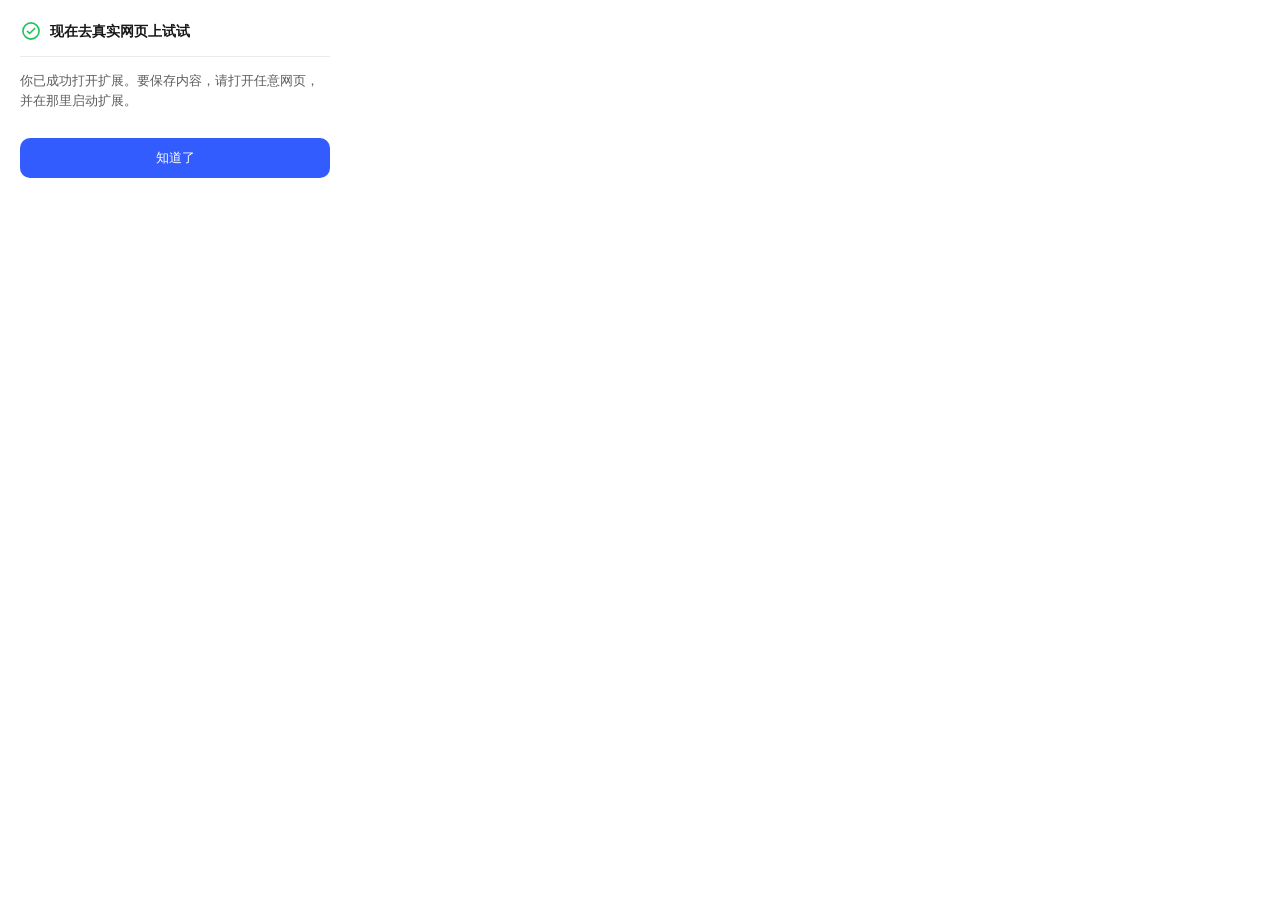
<file: onboarding_guide_popup/index.html>
<!DOCTYPE html>
<html lang="zh-CN">

<head>
    <meta charset="UTF-8" />
    <meta name="viewport" content="width=device-width, initial-scale=1.0" />
    <title>Save.to - 使用引导</title>
    <style>
        :root {
            --gray-950: #171717;
            --gray-900: #1c1c1c;
            --gray-800: #292929;
            --gray-700: #333333;
            --gray-600: #5c5c5c;
            --gray-500: #7b7b7b;
            --gray-400: #a3a3a3;
            --gray-300: #d1d1d1;
            --gray-200: #ebebeb;
            --gray-100: #f5f5f5;
            --gray-50: #f7f7f7;
            --gray-0: #ffffff;

            --blue-950: #122368;
            --blue-900: #182f8b;
            --blue-800: #1f3bad;
            --blue-700: #2547d0;
            --blue-600: #3559e9;
            --blue-500: #335cff;
            --blue-400: #6895ff;
            --blue-300: #97baff;
            --blue-200: #c0d5ff;
            --blue-100: #d5e2ff;
            --blue-50: #ebf1ff;

            --green-500: #22c55e;
            --green-100: #dcfce7;

            --neutral-950: var(--gray-950);
            --neutral-900: var(--gray-900);
            --neutral-800: var(--gray-800);
            --neutral-700: var(--gray-700);
            --neutral-600: var(--gray-600);
            --neutral-500: var(--gray-500);
            --neutral-400: var(--gray-400);
            --neutral-300: var(--gray-300);
            --neutral-200: var(--gray-200);
            --neutral-100: var(--gray-100);
            --neutral-50: var(--gray-50);
            --neutral-0: var(--gray-0);

            --primary-darker: var(--blue-700);
            --primary-base: var(--blue-500);

            --text-strong-950: var(--neutral-950);
            --text-sub-600: var(--neutral-600);
            --text-soft-400: var(--neutral-400);
            --text-disabled-300: var(--neutral-300);
            --text-white-0: var(--neutral-0);

            --bg-white-0: var(--neutral-0);
            --stroke-soft-200: var(--neutral-200);
        }

        body {
            font-family: -apple-system, BlinkMacSystemFont, 'Segoe UI', Roboto, Helvetica, Arial, sans-serif;
            margin: 0;
            padding: 0;
            background-color: var(--bg-white-0);
            color: var(--text-strong-950);
            line-height: 1.5;
        }

        .container {
            width: 350px;
            padding: 20px;
            box-sizing: border-box;
            background-color: var(--bg-white-0);
            color: var(--text-strong-950);
        }

        .header {
            padding-bottom: 14px;
            margin-bottom: 14px;
            display: flex;
            align-items: center;
            border-bottom: 1px solid var(--stroke-soft-200);
        }

        .title {
            font-size: 14px;
            font-weight: 600;
            margin: 0 0 0 8px;
            color: var(--text-strong-950);
        }

        .content {
            margin-bottom: 20px;
            color: var(--text-sub-600);
        }

        .content p {
            font-size: 13px;
            line-height: 1.5;
            margin: 0 0 12px 0;
        }

        .content p:last-child {
            margin-bottom: 0;
        }

        .button {
            display: inline-flex;
            align-items: center;
            white-space: nowrap;
            outline: none;
            transition: all 0.2s ease-out;
            border: none;
            cursor: pointer;
            height: 40px;
            gap: 12px;
            border-radius: 10px;
            padding: 0 14px;
            justify-content: center;
            background-color: var(--primary-base);
            color: var(--text-white-0);
            width: 100%;
            margin-top: 8px;
            position: relative;
            font-size: 13px;
            font-weight: 500;
        }

        .button:hover {
            background-color: var(--primary-darker);
        }

        .button:focus-visible {
            box-shadow: 0 0 0 2px rgba(51, 92, 255, 0.3);
        }

        .button:disabled {
            pointer-events: none;
            background-color: var(--text-disabled-300);
            color: var(--text-soft-400);
        }

        .button-content {
            display: flex;
            align-items: center;
            gap: 12px;
        }

        .button-text {
            font-size: 13px;
            font-weight: 500;
        }

        .icon-container {
            display: flex;
            align-items: center;
            justify-content: center;
            width: 22px;
            height: 22px;
            color: var(--green-500);
        }

        .icon-container svg {
            width: 20px;
            height: 20px;
            color: var(--green-500);
        }
    </style>
    <script src="script.js"></script>
</head>

<body>
    <div class="container">
        <div class="header">
            <div class="icon-container">
                <svg xmlns="http://www.w3.org/2000/svg" viewBox="0 0 18 18" width="20" height="20" fill="none"
                    stroke="currentColor" stroke-linecap="round" stroke-linejoin="round" stroke-width="1.5">
                    <circle cx="9" cy="9" r="7.25"></circle>
                    <polyline points="5.75 9.25 7.75 11.25 12.25 6.75"></polyline>
                </svg>
            </div>
            <h6 class="title">现在去真实网页上试试</h6>
        </div>
        <div class="content">
            <p>你已成功打开扩展。要保存内容，请打开任意网页，并在那里启动扩展。</p>
        </div>
        <button id="dismiss-button" class="button">
            <div class="button-content">
                <p class="button-text">知道了</p>
            </div>
        </button>
    </div>
</body>

</html>
</file>
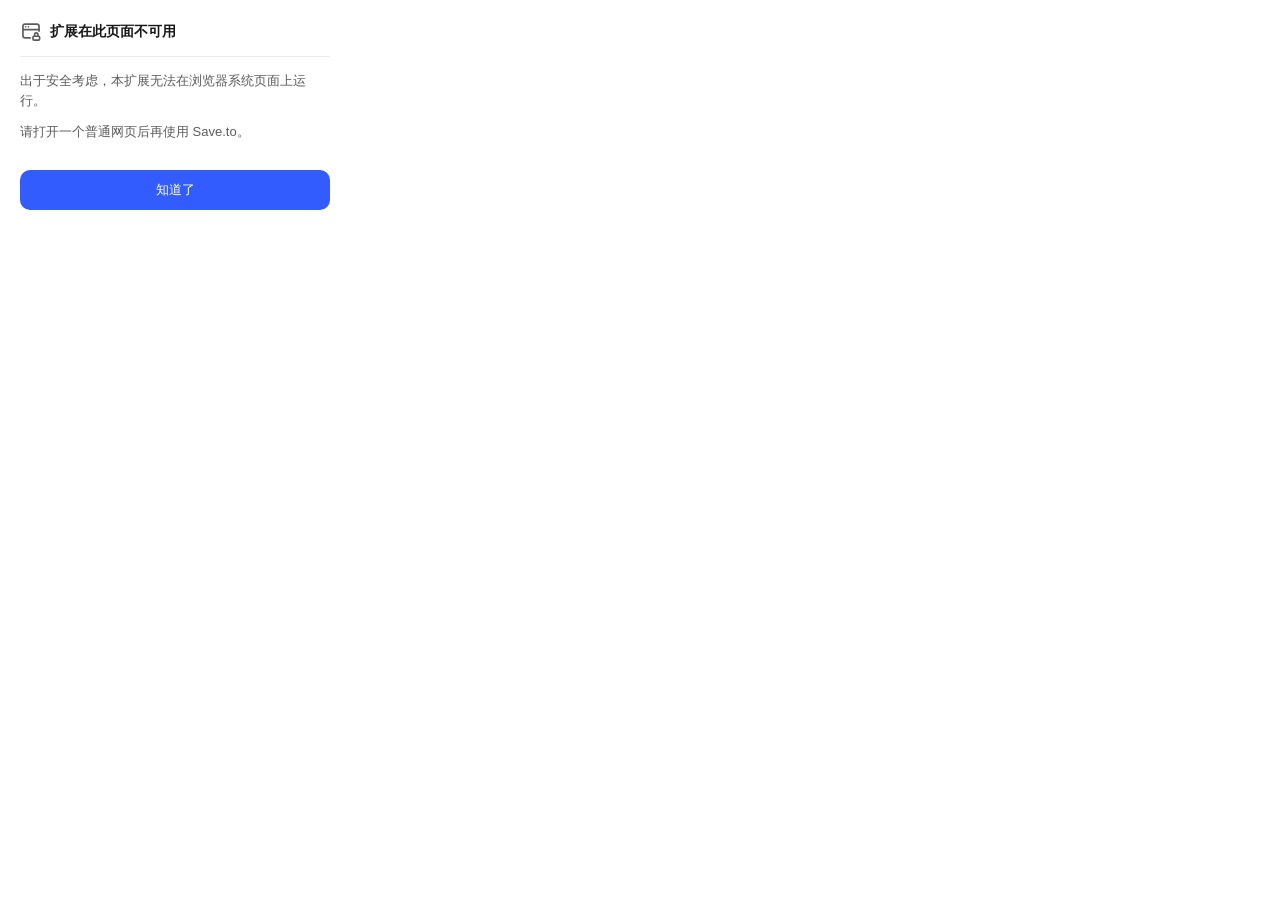
<file: restricted_popup/index.html>
<!DOCTYPE html>
<html lang="zh-CN">

<head>
    <meta charset="UTF-8" />
    <meta name="viewport" content="width=device-width, initial-scale=1.0" />
    <title>Save.to - 受保护页面</title>
    <style>
        :root {
            --gray-950: #171717;
            --gray-900: #1c1c1c;
            --gray-800: #292929;
            --gray-700: #333333;
            --gray-600: #5c5c5c;
            --gray-500: #7b7b7b;
            --gray-400: #a3a3a3;
            --gray-300: #d1d1d1;
            --gray-200: #ebebeb;
            --gray-100: #f5f5f5;
            --gray-50: #f7f7f7;
            --gray-0: #ffffff;

            --blue-950: #122368;
            --blue-900: #182f8b;
            --blue-800: #1f3bad;
            --blue-700: #2547d0;
            --blue-600: #3559e9;
            --blue-500: #335cff;
            --blue-400: #6895ff;
            --blue-300: #97baff;
            --blue-200: #c0d5ff;
            --blue-100: #d5e2ff;
            --blue-50: #ebf1ff;

            --neutral-950: var(--gray-950);
            --neutral-900: var(--gray-900);
            --neutral-800: var(--gray-800);
            --neutral-700: var(--gray-700);
            --neutral-600: var(--gray-600);
            --neutral-500: var(--gray-500);
            --neutral-400: var(--gray-400);
            --neutral-300: var(--gray-300);
            --neutral-200: var(--gray-200);
            --neutral-100: var(--gray-100);
            --neutral-50: var(--gray-50);
            --neutral-0: var(--gray-0);

            --primary-darker: var(--blue-700);
            --primary-base: var(--blue-500);

            --text-strong-950: var(--neutral-950);
            --text-sub-600: var(--neutral-600);
            --text-soft-400: var(--neutral-400);
            --text-disabled-300: var(--neutral-300);
            --text-white-0: var(--neutral-0);

            --bg-white-0: var(--neutral-0);
            --stroke-soft-200: var(--neutral-200);
        }

        body {
            font-family: -apple-system, BlinkMacSystemFont, 'Segoe UI', Roboto, Helvetica, Arial, sans-serif;
            margin: 0;
            padding: 0;
            background-color: var(--bg-white-0);
            color: var(--text-strong-950);
            line-height: 1.5;
        }

        .container {
            width: 350px;
            padding: 20px;
            box-sizing: border-box;
            background-color: var(--bg-white-0);
            color: var(--text-strong-950);
        }

        .header {
            padding-bottom: 14px;
            margin-bottom: 14px;
            display: flex;
            align-items: center;
            border-bottom: 1px solid var(--stroke-soft-200);
        }

        .title {
            font-size: 14px;
            font-weight: 600;
            margin: 0 0 0 8px;
            color: var(--text-strong-950);
        }

        .content {
            margin-bottom: 20px;
            color: var(--text-sub-600);
        }

        .content p {
            font-size: 13px;
            line-height: 1.5;
            margin: 0 0 12px 0;
        }

        .content p:last-child {
            margin-bottom: 0;
        }

        .button {
            display: inline-flex;
            align-items: center;
            white-space: nowrap;
            outline: none;
            transition: all 0.2s ease-out;
            border: none;
            cursor: pointer;
            height: 40px;
            gap: 12px;
            border-radius: 10px;
            padding: 0 14px;
            justify-content: center;
            background-color: var(--primary-base);
            color: var(--text-white-0);
            width: 100%;
            margin-top: 8px;
            position: relative;
            font-size: 13px;
            font-weight: 500;
        }

        .button:hover {
            background-color: var(--primary-darker);
        }

        .button:focus-visible {
            box-shadow: 0 0 0 2px rgba(51, 92, 255, 0.3);
        }

        .button:disabled {
            pointer-events: none;
            background-color: var(--text-disabled-300);
            color: var(--text-soft-400);
        }

        .button-content {
            display: flex;
            align-items: center;
            gap: 12px;
        }

        .button-text {
            font-size: 13px;
            font-weight: 500;
        }

        .icon-container {
            display: flex;
            align-items: center;
            justify-content: center;
            width: 22px;
            height: 22px;
            color: var(--text-sub-600);
        }

        .icon-container svg {
            width: 20px;
            height: 20px;
            color: var(--text-sub-600);
        }
    </style>
    <script src="script.js"></script>
</head>

<body>
    <div class="container">
        <div class="header">
            <div class="icon-container">
                <svg xmlns="http://www.w3.org/2000/svg" viewBox="0 0 18 18" width="20" height="20" fill="none"
                    stroke="currentColor" stroke-linecap="round" stroke-linejoin="round" stroke-width="1.5">
                    <circle cx="4.25" cy="5.25" r=".75" fill="currentColor" stroke="none"></circle>
                    <circle cx="6.75" cy="5.25" r=".75" fill="currentColor" stroke="none"></circle>
                    <line x1="1.75" y1="7.75" x2="16.25" y2="7.75"></line>
                    <path
                        d="M16.25,9.141V4.75c0-1.104-.895-2-2-2H3.75c-1.105,0-2,.896-2,2V13.25c0,1.104,.895,2,2,2h4.5">
                    </path>
                    <rect x="10.75" y="13.75" width="6" height="3.5" rx="1" ry="1"></rect>
                    <path d="M12.25,13.75v-1.5c0-.828,.672-1.5,1.5-1.5h0c.828,0,1.5,.672,1.5,1.5v1.5"></path>
                </svg>
            </div>
            <h6 class="title">扩展在此页面不可用</h6>
        </div>
        <div class="content">
            <p>出于安全考虑，本扩展无法在浏览器系统页面上运行。</p>
            <p>请打开一个普通网页后再使用 Save.to。</p>
        </div>
        <button id="dismiss-button" class="button">
            <div class="button-content">
                <p class="button-text">知道了</p>
            </div>
        </button>
    </div>
</body>

</html>
</file>
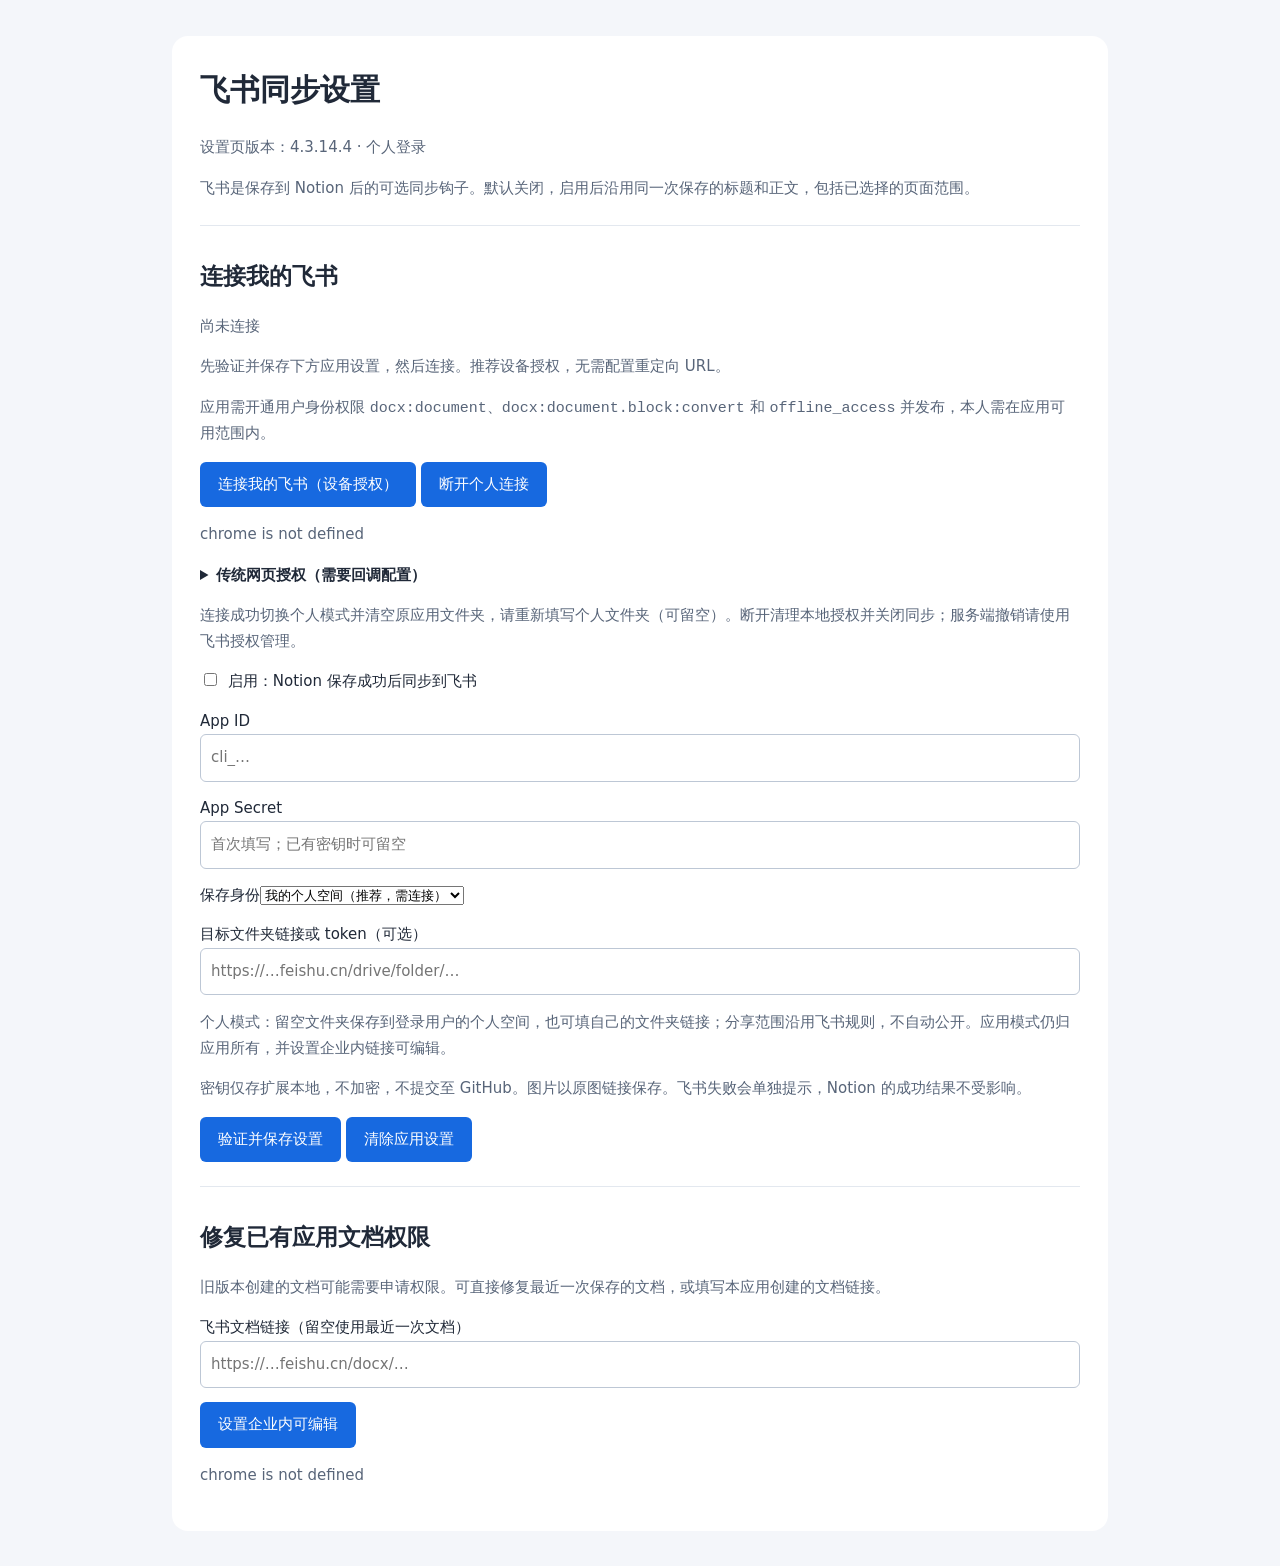
<file: stn-feishu/index.html>
<!doctype html><html lang="zh-CN"><head><meta charset="utf-8"><meta name="viewport" content="width=device-width,initial-scale=1"><title>飞书同步设置 · Save.to</title><link rel="stylesheet" href="style.css"><script defer src="page.js"></script></head><body><main>
<h1>飞书同步设置</h1><p>设置页版本：4.3.14.4 · 个人登录</p><p>飞书是保存到 Notion 后的可选同步钩子。默认关闭，启用后沿用同一次保存的标题和正文，包括已选择的页面范围。</p>
<section><h2>连接我的飞书</h2><p id="connection">尚未连接</p><p>先验证并保存下方应用设置，然后连接。推荐设备授权，无需配置重定向 URL。</p><p>应用需开通用户身份权限 <code>docx:document</code>、<code>docx:document.block:convert</code> 和 <code>offline_access</code> 并发布，本人需在应用可用范围内。</p><button id="deviceConnect" type="button">连接我的飞书（设备授权）</button> <button id="deviceCheck" type="button" hidden>已授权，检查连接</button> <button id="disconnect" type="button">断开个人连接</button><p id="connectionStatus" role="status" aria-live="polite"></p><details><summary>传统网页授权（需要回调配置）</summary><p>在飞书后台安全设置添加以下完整地址：</p><input id="redirectUrl" readonly aria-label="飞书 OAuth 回调地址"><button id="connect" type="button">使用网页授权连接</button></details><p>连接成功切换个人模式并清空原应用文件夹，请重新填写个人文件夹（可留空）。断开清理本地授权并关闭同步；服务端撤销请使用飞书授权管理。</p></section>
<form id="config"><label><input id="enabled" type="checkbox"> 启用：Notion 保存成功后同步到飞书</label>
<label>App ID<input id="appId" autocomplete="off" required placeholder="cli_…"></label>
<label>App Secret<input id="appSecret" type="password" autocomplete="off" placeholder="首次填写；已有密钥时可留空"></label>
<label>保存身份<select id="identity"><option value="user">我的个人空间（推荐，需连接）</option><option value="app">应用空间（原模式）</option></select></label><label>目标文件夹链接或 token（可选）<input id="folderToken" autocomplete="off" placeholder="https://…feishu.cn/drive/folder/…"></label>
<p>个人模式：留空文件夹保存到登录用户的个人空间，也可填自己的文件夹链接；分享范围沿用飞书规则，不自动公开。应用模式仍归应用所有，并设置企业内链接可编辑。</p>
<p>密钥仅存扩展本地，不加密，不提交至 GitHub。图片以原图链接保存。飞书失败会单独提示，Notion 的成功结果不受影响。</p>
<button type="submit">验证并保存设置</button> <button type="button" id="forget">清除应用设置</button></form>
<section><h2>修复已有应用文档权限</h2><p>旧版本创建的文档可能需要申请权限。可直接修复最近一次保存的文档，或填写本应用创建的文档链接。</p><label>飞书文档链接（留空使用最近一次文档）<input id="repairUrl" placeholder="https://…feishu.cn/docx/…"></label><button type="button" id="repairAccess">设置企业内可编辑</button></section><p id="status" role="status" aria-live="polite"></p><a id="result" target="_blank" rel="noopener" hidden>打开最近的飞书文档</a>
</main></body></html>
</file>
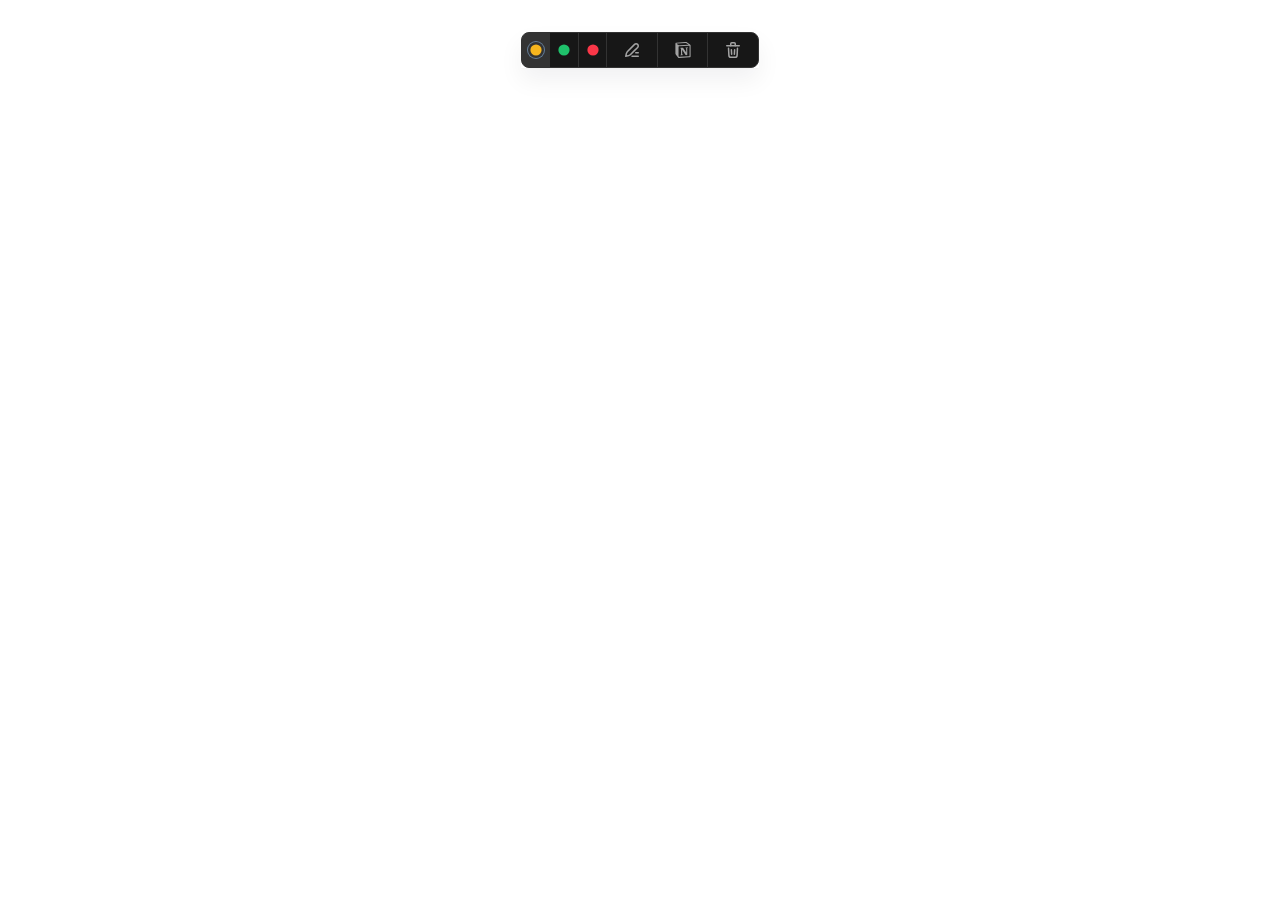
<file: highlightTooltip/highlightTooltip.html>
<!DOCTYPE html>
<html lang="zh-CN">

<head>
    <meta charset="UTF-8" />
    <title>HighlightTooltip</title>
    <!-- include css modal.css -->
    <link rel="stylesheet" href="/modal.css" />
</head>

<body style="overflow: hidden !important; display: flex">
    <div id="app-container" style="overflow: hidden !important; width:100%; display:flex;justify-content:center;"></div>
    <script type="module" src="/highlightTooltip.js"></script>
  <script src="/stn-i18n/dict.js"></script><script src="/stn-i18n/engine.js"></script>
</body>

</html>
</file>
<file: stn-feishu/style.css>
body{font:15px/1.7 system-ui,sans-serif;background:#f4f6fa;color:#202938;margin:0}main{max-width:880px;margin:36px auto;padding:28px;background:white;border-radius:16px}h1{margin-top:0}label{display:block;margin:14px 0}input{display:block;box-sizing:border-box;width:100%;padding:10px;border:1px solid #bdc7d5;border-radius:6px;font:inherit}button{padding:10px 18px;background:#1769e0;color:white;border:0;border-radius:6px;cursor:pointer;font:inherit}button:disabled{opacity:.45;cursor:default}p{color:#586579}summary{cursor:pointer;font-weight:600}section{border-top:1px solid #e3e8ef;margin-top:24px;padding-top:12px}iframe{width:100%;height:380px;border:1px solid #d8e0ea;margin:12px 0;box-sizing:border-box}.actions{display:flex;gap:12px}#status{white-space:pre-wrap}a{color:#1769e0}

input[type="checkbox"]{display:inline-block;width:auto;margin-right:6px}
</file>
<file: modal.css>
*,:before,:after{box-sizing:border-box;border-width:0;border-style:solid;border-color:var(--gray-200)}:before,:after{--tw-content: ""}html,:host{line-height:1.5;-webkit-text-size-adjust:100%;-moz-tab-size:4;-o-tab-size:4;tab-size:4;font-family:var(--font-sans);font-feature-settings:normal;font-variation-settings:normal;-webkit-tap-highlight-color:transparent}body{margin:0;line-height:inherit}hr{height:0;color:inherit;border-top-width:1px}abbr:where([title]){-webkit-text-decoration:underline dotted;text-decoration:underline dotted}h1,h2,h3,h4,h5,h6{font-size:inherit;font-weight:inherit}a{color:inherit;text-decoration:inherit}b,strong{font-weight:bolder}code,kbd,samp,pre{font-family:var(--font-geist-mono);font-feature-settings:normal;font-variation-settings:normal;font-size:1em}small{font-size:80%}sub,sup{font-size:75%;line-height:0;position:relative;vertical-align:baseline}sub{bottom:-.25em}sup{top:-.5em}table{text-indent:0;border-color:inherit;border-collapse:collapse}button,input,optgroup,select,textarea{font-family:inherit;font-feature-settings:inherit;font-variation-settings:inherit;font-size:100%;font-weight:inherit;line-height:inherit;letter-spacing:inherit;color:inherit;margin:0;padding:0}button,select{text-transform:none}button,input:where([type=button]),input:where([type=reset]),input:where([type=submit]){-webkit-appearance:button;background-color:transparent;background-image:none}:-moz-focusring{outline:auto}:-moz-ui-invalid{box-shadow:none}progress{vertical-align:baseline}::-webkit-inner-spin-button,::-webkit-outer-spin-button{height:auto}[type=search]{-webkit-appearance:textfield;outline-offset:-2px}::-webkit-search-decoration{-webkit-appearance:none}::-webkit-file-upload-button{-webkit-appearance:button;font:inherit}summary{display:list-item}blockquote,dl,dd,h1,h2,h3,h4,h5,h6,hr,figure,p,pre{margin:0}fieldset{margin:0;padding:0}legend{padding:0}ol,ul,menu{list-style:none;margin:0;padding:0}dialog{padding:0}textarea{resize:vertical}input::-moz-placeholder,textarea::-moz-placeholder{opacity:1;color:var(--gray-400)}input::placeholder,textarea::placeholder{opacity:1;color:var(--gray-400)}button,[role=button]{cursor:pointer}:disabled{cursor:default}img,svg,video,canvas,audio,iframe,embed,object{display:block;vertical-align:middle}img,video{max-width:100%;height:auto}[hidden]{display:none}:root{--gray-950: #171717;--gray-900: #1c1c1c;--gray-800: #292929;--gray-700: #333333;--gray-600: #5c5c5c;--gray-500: #7b7b7b;--gray-400: #a3a3a3;--gray-300: #d1d1d1;--gray-200: #ebebeb;--gray-100: #f5f5f5;--gray-50: #f7f7f7;--gray-0: #ffffff;--gray-alpha-24: #a3a3a33d;--gray-alpha-16: #a3a3a329;--gray-alpha-10: #a3a3a31a;--slate-950: #0e121b;--slate-900: #181b25;--slate-800: #222530;--slate-700: #2b303b;--slate-600: #525866;--slate-500: #717784;--slate-400: #99a0ae;--slate-300: #cacfd8;--slate-200: #e1e4ea;--slate-100: #f2f5f8;--slate-50: #f5f7fa;--slate-0: #ffffff;--slate-alpha-24: #99a0ae3d;--slate-alpha-16: #99a0ae29;--slate-alpha-10: #99a0ae1a;--neutral-950: var(--gray-950);--neutral-900: var(--gray-900);--neutral-800: var(--gray-800);--neutral-700: var(--gray-700);--neutral-600: var(--gray-600);--neutral-500: var(--gray-500);--neutral-400: var(--gray-400);--neutral-300: var(--gray-300);--neutral-200: var(--gray-200);--neutral-100: var(--gray-100);--neutral-50: var(--gray-50);--neutral-0: var(--gray-0);--neutral-alpha-24: var(--gray-alpha-24);--neutral-alpha-16: var(--gray-alpha-16);--neutral-alpha-10: var(--gray-alpha-10);--blue-950: #122368;--blue-900: #182f8b;--blue-800: #1f3bad;--blue-700: #2547d0;--blue-600: #3559e9;--blue-500: #335cff;--blue-400: #6895ff;--blue-300: #97baff;--blue-200: #c0d5ff;--blue-100: #d5e2ff;--blue-50: #ebf1ff;--blue-alpha-24: #476cff3d;--blue-alpha-16: #476cff29;--blue-alpha-10: #476cff1a;--orange-950: #71330a;--orange-900: #96440d;--orange-800: #b75310;--orange-700: #ce5e12;--orange-600: #e16614;--orange-500: #fa7319;--orange-400: #ffa468;--orange-300: #ffc197;--orange-200: #ffd9c0;--orange-100: #ffe6d5;--orange-50: #fff3eb;--orange-alpha-24: #ff91473d;--orange-alpha-16: #ff914729;--orange-alpha-10: #ff91471a;--red-950: #681219;--red-900: #8b1822;--red-800: #ad1f2b;--red-700: #d02533;--red-600: #e93544;--red-500: #fb3748;--red-400: #ff6875;--red-300: #ff97a0;--red-200: #ffc0c5;--red-100: #ffd5d8;--red-50: #ffebec;--red-alpha-24: #fb37483d;--red-alpha-16: #fb374829;--red-alpha-10: #fb37481a;--green-950: #0b4627;--green-900: #16643b;--green-800: #1a7544;--green-700: #178c4e;--green-600: #1daf61;--green-500: #1fc16b;--green-400: #3ee089;--green-300: #84ebb4;--green-200: #c2f5da;--green-100: #d0fbe9;--green-50: #e0faec;--green-alpha-24: #1fc16b3d;--green-alpha-16: #1fc16b29;--green-alpha-10: #1fc16b1a;--yellow-950: #624c18;--yellow-900: #86661d;--yellow-800: #a78025;--yellow-700: #c99a2c;--yellow-600: #e6a819;--yellow-500: #f6b51e;--yellow-400: #ffd268;--yellow-300: #ffe097;--yellow-200: #ffecc0;--yellow-100: #ffefcc;--yellow-50: #fff4d6;--yellow-alpha-24: #fbc64b3d;--yellow-alpha-16: #fbc64b29;--yellow-alpha-10: #fbc64b1a;--purple-950: #351a75;--purple-900: #3d1d86;--purple-800: #4c25a7;--purple-700: #5b2cc9;--purple-600: #693ee0;--purple-500: #7d52f4;--purple-400: #8c71f6;--purple-300: #a897ff;--purple-200: #cac0ff;--purple-100: #dcd5ff;--purple-50: #efebff;--purple-alpha-24: #784def3d;--purple-alpha-16: #784def29;--purple-alpha-10: #784def1a;--sky-950: #124b68;--sky-900: #18658b;--sky-800: #1f7ead;--sky-700: #2597d0;--sky-600: #35ade9;--sky-500: #47c2ff;--sky-400: #68cdff;--sky-300: #97dcff;--sky-200: #c0eaff;--sky-100: #d5f1ff;--sky-50: #ebf8ff;--sky-alpha-24: #47c2ff3d;--sky-alpha-16: #47c2ff29;--sky-alpha-10: #47c2ff1a;--pink-950: #68123d;--pink-900: #8b1852;--pink-800: #ad1f66;--pink-700: #d0257a;--pink-600: #e9358f;--pink-500: #fb4ba3;--pink-400: #ff68b3;--pink-300: #ff97cb;--pink-200: #ffc0df;--pink-100: #ffd5ea;--pink-50: #ffebf4;--pink-alpha-24: #fb4ba33d;--pink-alpha-16: #fb4ba329;--pink-alpha-10: #fb4ba31a;--teal-950: #0b463e;--teal-900: #16645a;--teal-800: #1a7569;--teal-700: #178c7d;--teal-600: #1daf9c;--teal-500: #22d3bb;--teal-400: #3fdec9;--teal-300: #84ebdd;--teal-200: #c2f5ee;--teal-100: #d0fbf5;--teal-50: #e4fbf8;--teal-alpha-24: #22d3bb3d;--teal-alpha-16: #22d3bb29;--teal-alpha-10: #22d3bb1a;--white-alpha-24: #ffffff3d;--white-alpha-16: #ffffff29;--white-alpha-10: #ffffff1a;--black-alpha-24: #0000003d;--black-alpha-16: #00000029;--black-alpha-10: #0000001a;--overlay-gray: #3333333d;--overlay-slate: #2b303b3d;--overlay: var(--overlay-gray);--social-apple: #000;--social-twitter: #010101;--social-github: #24292f;--social-notion: #1e2226;--social-tidal: #000;--social-amazon: #353e47;--social-zendesk: #16140d;--primary-dark: var(--blue-800);--primary-darker: var(--blue-700);--primary-base: var(--blue-500);--primary-alpha-24: var(--blue-alpha-24);--primary-alpha-16: var(--blue-alpha-16);--primary-alpha-10: var(--blue-alpha-10);--static-black: var(--neutral-950);--static-white: var(--neutral-0);--bg-strong-950: var(--neutral-950);--bg-surface-800: var(--neutral-800);--bg-sub-300: var(--neutral-300);--bg-soft-200: var(--neutral-200);--bg-soft-100: var(--neutral-100);--bg-weak-50: var(--neutral-50);--bg-white-0: var(--neutral-0);--text-strong-950: var(--neutral-950);--text-sub-600: var(--neutral-600);--text-soft-400: var(--neutral-400);--text-disabled-300: var(--neutral-300);--text-white-0: var(--neutral-0);--stroke-strong-950: var(--neutral-950);--stroke-sub-300: var(--neutral-300);--stroke-soft-200: var(--neutral-200);--stroke-white-0: var(--neutral-0);--faded-dark: var(--neutral-800);--faded-base: var(--neutral-500);--faded-light: var(--neutral-200);--faded-lighter: var(--neutral-100);--information-dark: var(--blue-950);--information-base: var(--blue-500);--information-light: var(--blue-200);--information-lighter: var(--blue-50);--warning-dark: var(--orange-950);--warning-base: var(--orange-500);--warning-light: var(--orange-200);--warning-lighter: var(--orange-50);--error-dark: var(--red-950);--error-base: var(--red-500);--error-light: var(--red-200);--error-lighter: var(--red-50);--success-dark: var(--green-950);--success-base: var(--green-500);--success-light: var(--green-200);--success-lighter: var(--green-50);--away-dark: var(--yellow-950);--away-base: var(--yellow-500);--away-light: var(--yellow-200);--away-lighter: var(--yellow-50);--feature-dark: var(--purple-950);--feature-base: var(--purple-500);--feature-light: var(--purple-200);--feature-lighter: var(--purple-50);--verified-dark: var(--sky-950);--verified-base: var(--sky-500);--verified-light: var(--sky-200);--verified-lighter: var(--sky-50);--highlighted-dark: var(--pink-950);--highlighted-base: var(--pink-500);--highlighted-light: var(--pink-200);--highlighted-lighter: var(--pink-50);--stable-dark: var(--teal-950);--stable-base: var(--teal-500);--stable-light: var(--teal-200);--stable-lighter: var(--teal-50)}.dark{--bg-strong-950: var(--neutral-0);--bg-surface-800: var(--neutral-200);--bg-sub-300: var(--neutral-600);--bg-soft-200: var(--neutral-700);--bg-soft-100: var(--neutral-800);--bg-weak-50: var(--neutral-900);--bg-white-0: var(--neutral-950);--text-strong-950: var(--neutral-0);--text-sub-600: var(--neutral-400);--text-soft-400: var(--neutral-500);--text-disabled-300: var(--neutral-600);--text-white-0: var(--neutral-950);--stroke-strong-950: var(--neutral-0);--stroke-sub-300: var(--neutral-600);--stroke-soft-200: var(--neutral-700);--stroke-white-0: var(--neutral-950);--faded-dark: var(--neutral-300);--faded-base: var(--neutral-500);--faded-light: var(--neutral-alpha-24);--faded-lighter: var(--neutral-alpha-16);--information-dark: var(--blue-400);--information-base: var(--blue-500);--information-light: var(--blue-alpha-24);--information-lighter: var(--blue-alpha-16);--warning-dark: var(--orange-400);--warning-base: var(--orange-600);--warning-light: var(--orange-alpha-24);--warning-lighter: var(--orange-alpha-16);--error-dark: var(--red-400);--error-base: var(--red-600);--error-light: var(--red-alpha-24);--error-lighter: var(--red-alpha-16);--success-dark: var(--green-400);--success-base: var(--green-600);--success-light: var(--green-alpha-24);--success-lighter: var(--green-alpha-16);--away-dark: var(--yellow-400);--away-base: var(--yellow-600);--away-light: var(--yellow-alpha-24);--away-lighter: var(--yellow-alpha-16);--feature-dark: var(--purple-400);--feature-base: var(--purple-500);--feature-light: var(--purple-alpha-24);--feature-lighter: var(--purple-alpha-16);--verified-dark: var(--sky-400);--verified-base: var(--sky-600);--verified-light: var(--sky-alpha-24);--verified-lighter: var(--sky-alpha-16);--highlighted-dark: var(--pink-400);--highlighted-base: var(--pink-600);--highlighted-light: var(--pink-alpha-24);--highlighted-lighter: var(--pink-alpha-16);--stable-dark: var(--teal-400);--stable-base: var(--teal-600);--stable-light: var(--teal-alpha-24);--stable-lighter: var(--teal-alpha-16);--overlay-gray: #3333338f;--overlay-slate: #2b303b8f;--overlay: var(--overlay-gray);--social-apple: #fff;--social-twitter: #fff;--social-github: #fff;--social-notion: #fff;--social-tidal: #fff;--social-amazon: #fff;--social-zendesk: #fff}*,:before,:after{--tw-border-spacing-x: 0;--tw-border-spacing-y: 0;--tw-translate-x: 0;--tw-translate-y: 0;--tw-rotate: 0;--tw-skew-x: 0;--tw-skew-y: 0;--tw-scale-x: 1;--tw-scale-y: 1;--tw-pan-x: ;--tw-pan-y: ;--tw-pinch-zoom: ;--tw-scroll-snap-strictness: proximity;--tw-gradient-from-position: ;--tw-gradient-via-position: ;--tw-gradient-to-position: ;--tw-ordinal: ;--tw-slashed-zero: ;--tw-numeric-figure: ;--tw-numeric-spacing: ;--tw-numeric-fraction: ;--tw-ring-inset: ;--tw-ring-offset-width: 0px;--tw-ring-offset-color: #fff;--tw-ring-color: rgb(147 197 253 / .5);--tw-ring-offset-shadow: 0 0 #0000;--tw-ring-shadow: 0 0 #0000;--tw-shadow: 0 0 #0000;--tw-shadow-colored: 0 0 #0000;--tw-blur: ;--tw-brightness: ;--tw-contrast: ;--tw-grayscale: ;--tw-hue-rotate: ;--tw-invert: ;--tw-saturate: ;--tw-sepia: ;--tw-drop-shadow: ;--tw-backdrop-blur: ;--tw-backdrop-brightness: ;--tw-backdrop-contrast: ;--tw-backdrop-grayscale: ;--tw-backdrop-hue-rotate: ;--tw-backdrop-invert: ;--tw-backdrop-opacity: ;--tw-backdrop-saturate: ;--tw-backdrop-sepia: ;--tw-contain-size: ;--tw-contain-layout: ;--tw-contain-paint: ;--tw-contain-style: }::backdrop{--tw-border-spacing-x: 0;--tw-border-spacing-y: 0;--tw-translate-x: 0;--tw-translate-y: 0;--tw-rotate: 0;--tw-skew-x: 0;--tw-skew-y: 0;--tw-scale-x: 1;--tw-scale-y: 1;--tw-pan-x: ;--tw-pan-y: ;--tw-pinch-zoom: ;--tw-scroll-snap-strictness: proximity;--tw-gradient-from-position: ;--tw-gradient-via-position: ;--tw-gradient-to-position: ;--tw-ordinal: ;--tw-slashed-zero: ;--tw-numeric-figure: ;--tw-numeric-spacing: ;--tw-numeric-fraction: ;--tw-ring-inset: ;--tw-ring-offset-width: 0px;--tw-ring-offset-color: #fff;--tw-ring-color: rgb(147 197 253 / .5);--tw-ring-offset-shadow: 0 0 #0000;--tw-ring-shadow: 0 0 #0000;--tw-shadow: 0 0 #0000;--tw-shadow-colored: 0 0 #0000;--tw-blur: ;--tw-brightness: ;--tw-contrast: ;--tw-grayscale: ;--tw-hue-rotate: ;--tw-invert: ;--tw-saturate: ;--tw-sepia: ;--tw-drop-shadow: ;--tw-backdrop-blur: ;--tw-backdrop-brightness: ;--tw-backdrop-contrast: ;--tw-backdrop-grayscale: ;--tw-backdrop-hue-rotate: ;--tw-backdrop-invert: ;--tw-backdrop-opacity: ;--tw-backdrop-saturate: ;--tw-backdrop-sepia: ;--tw-contain-size: ;--tw-contain-layout: ;--tw-contain-paint: ;--tw-contain-style: }.\!container{width:100%!important}.container{width:100%}@media (min-width: 400px){.\!container{max-width:400px!important}.container{max-width:400px}}@media (min-width: 640px){.\!container{max-width:640px!important}.container{max-width:640px}}@media (min-width: 768px){.\!container{max-width:768px!important}.container{max-width:768px}}@media (min-width: 1024px){.\!container{max-width:1024px!important}.container{max-width:1024px}}@media (min-width: 1280px){.\!container{max-width:1280px!important}.container{max-width:1280px}}@media (min-width: 1536px){.\!container{max-width:1536px!important}.container{max-width:1536px}}.sr-only{position:absolute;width:1px;height:1px;padding:0;margin:-1px;overflow:hidden;clip:rect(0,0,0,0);white-space:nowrap;border-width:0}.not-sr-only{position:static;width:auto;height:auto;padding:0;margin:0;overflow:visible;clip:auto;white-space:normal}.pointer-events-none{pointer-events:none}.pointer-events-auto{pointer-events:auto}.\!visible{visibility:visible!important}.visible{visibility:visible}.invisible{visibility:hidden}.collapse{visibility:collapse}.static{position:static}.fixed{position:fixed}.absolute{position:absolute}.\!relative{position:relative!important}.relative{position:relative}.sticky{position:sticky}.-inset-1{top:-.25rem;right:-.25rem;bottom:-.25rem;left:-.25rem}.inset-0{top:0;right:0;bottom:0;left:0}.inset-\[0\%\]{top:0%;right:0%;bottom:0%;left:0%}.inset-\[42px_0_0\]{top:42px;right:0;bottom:0;left:0}.-inset-x-2{left:-.5rem;right:-.5rem}.inset-x-0{left:0;right:0}.inset-x-4{left:1rem;right:1rem}.inset-x-8{left:2rem;right:2rem}.inset-y-0{top:0;bottom:0}.inset-y-1{top:.25rem;bottom:.25rem}.inset-y-\[0\%\]{top:0%;bottom:0%}.inset-y-\[42px\]{top:42px;bottom:42px}.-bottom-0{bottom:-0px}.-bottom-0\.5{bottom:-.125rem}.-bottom-12{bottom:-3rem}.-bottom-px{bottom:-1px}.-left-12{left:-3rem}.-right-0{right:-0px}.-right-0\.5{right:-.125rem}.-right-1{right:-.25rem}.-right-1\.5{right:-.375rem}.-right-12{right:-3rem}.-right-2{right:-.5rem}.-right-px{right:-1px}.-top-0{top:-0px}.-top-0\.5{top:-.125rem}.-top-1{top:-.25rem}.-top-1\.5{top:-.375rem}.-top-12{top:-3rem}.bottom-0{bottom:0}.bottom-1{bottom:.25rem}.bottom-1\.5{bottom:.375rem}.bottom-3{bottom:.75rem}.bottom-\[-1px\]{bottom:-1px}.bottom-\[0px\]{bottom:0}.bottom-full{bottom:100%}.left-0{left:0}.left-1{left:.25rem}.left-1\.5{left:.375rem}.left-1\/2{left:50%}.left-2{left:.5rem}.left-3{left:.75rem}.left-4{left:1rem}.left-\[-5px\]{left:-5px}.left-\[-6px\]{left:-6px}.left-\[-72px\]{left:-72px}.left-\[-80px\]{left:-80px}.left-\[10\%\]{left:10%}.left-\[11px\]{left:11px}.left-\[130px\]{left:130px}.left-\[150px\]{left:150px}.left-\[18px\]{left:18px}.left-\[50\%\]{left:50%}.right-0{right:0}.right-1{right:.25rem}.right-1\.5{right:.375rem}.right-2{right:.5rem}.right-3{right:.75rem}.right-4{right:1rem}.right-6{right:1.5rem}.right-\[-10px\]{right:-10px}.right-\[-20px\]{right:-20px}.right-\[-2px\]{right:-2px}.right-\[-34px\]{right:-34px}.right-\[-6px\]{right:-6px}.right-\[115px\]{right:115px}.right-\[11px\]{right:11px}.right-\[20px\]{right:20px}.top-0{top:0}.top-1{top:.25rem}.top-1\.5{top:.375rem}.top-1\/2{top:50%}.top-1\/3{top:33.333333%}.top-1\/4{top:25%}.top-10{top:2.5rem}.top-2{top:.5rem}.top-3{top:.75rem}.top-3\.5{top:.875rem}.top-4{top:1rem}.top-6{top:1.5rem}.top-7{top:1.75rem}.top-8{top:2rem}.top-\[-119px\]{top:-119px}.top-\[-20px\]{top:-20px}.top-\[-4px\]{top:-4px}.top-\[-5px\]{top:-5px}.top-\[10px\]{top:10px}.top-\[166px\]{top:166px}.top-\[185px\]{top:185px}.top-\[1px\]{top:1px}.top-\[257px\]{top:257px}.top-\[42px\]{top:42px}.top-\[50\%\]{top:50%}.top-\[60\%\]{top:60%}.top-full{top:100%}.isolate{isolation:isolate}.isolation-auto{isolation:auto}.-z-10{z-index:-10}.z-10{z-index:10}.z-20{z-index:20}.z-30{z-index:30}.z-40{z-index:40}.z-50{z-index:50}.z-\[100\]{z-index:100}.z-\[1\]{z-index:1}.z-\[2\]{z-index:2}.z-\[40\]{z-index:40}.z-\[99999\]{z-index:99999}.z-\[9999\]{z-index:9999}.col-span-2{grid-column:span 2 / span 2}.col-span-5{grid-column:span 5 / span 5}.col-span-full{grid-column:1 / -1}.col-start-2{grid-column-start:2}.col-start-3{grid-column-start:3}.col-start-5{grid-column-start:5}.row-span-2{grid-row:span 2 / span 2}.row-start-1{grid-row-start:1}.row-start-2{grid-row-start:2}.float-right{float:right}.float-left{float:left}.float-none{float:none}.clear-left{clear:left}.clear-right{clear:right}.clear-both{clear:both}.clear-none{clear:none}.-m-1{margin:-.25rem}.-m-1\.5{margin:-.375rem}.-m-3{margin:-.75rem}.-m-3\.5{margin:-.875rem}.m-0{margin:0}.m-1{margin:.25rem}.m-48{margin:12rem}.-mx-0{margin-left:-0px;margin-right:-0px}.-mx-0\.5{margin-left:-.125rem;margin-right:-.125rem}.-mx-1{margin-left:-.25rem;margin-right:-.25rem}.-mx-1\.5{margin-left:-.375rem;margin-right:-.375rem}.-mx-2{margin-left:-.5rem;margin-right:-.5rem}.-mx-8{margin-left:-2rem;margin-right:-2rem}.-mx-\[--gutter\]{margin-left:calc(var(--gutter) * -1);margin-right:calc(var(--gutter) * -1)}.-my-1{margin-top:-.25rem;margin-bottom:-.25rem}.mx-0{margin-left:0;margin-right:0}.mx-1{margin-left:.25rem;margin-right:.25rem}.mx-1\.5{margin-left:.375rem;margin-right:.375rem}.mx-2{margin-left:.5rem;margin-right:.5rem}.mx-3{margin-left:.75rem;margin-right:.75rem}.mx-3\.5{margin-left:.875rem;margin-right:.875rem}.mx-4{margin-left:1rem;margin-right:1rem}.mx-5{margin-left:1.25rem;margin-right:1.25rem}.mx-\[2px\]{margin-left:2px;margin-right:2px}.mx-\[5px\]{margin-left:5px;margin-right:5px}.mx-auto{margin-left:auto;margin-right:auto}.my-0{margin-top:0;margin-bottom:0}.my-0\.5{margin-top:.125rem;margin-bottom:.125rem}.my-1{margin-top:.25rem;margin-bottom:.25rem}.my-3{margin-top:.75rem;margin-bottom:.75rem}.my-6{margin-top:1.5rem;margin-bottom:1.5rem}.my-auto{margin-top:auto;margin-bottom:auto}.\!mt-0{margin-top:0!important}.-ml-0{margin-left:-0px}.-ml-0\.5{margin-left:-.125rem}.-ml-1{margin-left:-.25rem}.-ml-1\.5{margin-left:-.375rem}.-ml-4{margin-left:-1rem}.-mr-1{margin-right:-.25rem}.-mt-2{margin-top:-.5rem}.-mt-2\.5{margin-top:-.625rem}.-mt-4{margin-top:-1rem}.-mt-5{margin-top:-1.25rem}.-mt-6{margin-top:-1.5rem}.-mt-8{margin-top:-2rem}.-mt-\[10px\]{margin-top:-10px}.mb-0{margin-bottom:0}.mb-1{margin-bottom:.25rem}.mb-1\.5{margin-bottom:.375rem}.mb-14{margin-bottom:3.5rem}.mb-2{margin-bottom:.5rem}.mb-3{margin-bottom:.75rem}.mb-3\.5{margin-bottom:.875rem}.mb-4{margin-bottom:1rem}.mb-5{margin-bottom:1.25rem}.mb-6{margin-bottom:1.5rem}.mb-8{margin-bottom:2rem}.mb-\[0px\]{margin-bottom:0}.mb-\[10px\]{margin-bottom:10px}.mb-\[12px\]{margin-bottom:12px}.mb-\[1px\]{margin-bottom:1px}.mb-\[8px\]{margin-bottom:8px}.me-\[16px\]{margin-inline-end:16px}.ml-0{margin-left:0}.ml-0\.5{margin-left:.125rem}.ml-1{margin-left:.25rem}.ml-2{margin-left:.5rem}.ml-2\.5{margin-left:.625rem}.ml-3{margin-left:.75rem}.ml-5{margin-left:1.25rem}.ml-\[-8px\]{margin-left:-8px}.ml-\[0px\]{margin-left:0}.ml-\[10px\]{margin-left:10px}.ml-\[15px\]{margin-left:15px}.ml-\[18px\]{margin-left:18px}.ml-\[26px\]{margin-left:26px}.ml-\[4px\]{margin-left:4px}.ml-\[5px\]{margin-left:5px}.ml-\[6px\]{margin-left:6px}.ml-\[8px\]{margin-left:8px}.ml-auto{margin-left:auto}.mr-0{margin-right:0}.mr-0\.5{margin-right:.125rem}.mr-1{margin-right:.25rem}.mr-1\.5{margin-right:.375rem}.mr-2{margin-right:.5rem}.mr-2\.5{margin-right:.625rem}.mr-3{margin-right:.75rem}.mr-\[0px\]{margin-right:0}.mr-\[12px\]{margin-right:12px}.mr-\[1px\]{margin-right:1px}.mr-\[2px\]{margin-right:2px}.mr-\[4px\]{margin-right:4px}.mr-\[8px\]{margin-right:8px}.ms-\[16px\]{margin-inline-start:16px}.mt-0{margin-top:0}.mt-0\.5{margin-top:.125rem}.mt-1{margin-top:.25rem}.mt-1\.5{margin-top:.375rem}.mt-10{margin-top:2.5rem}.mt-12{margin-top:3rem}.mt-14{margin-top:3.5rem}.mt-2{margin-top:.5rem}.mt-3{margin-top:.75rem}.mt-4{margin-top:1rem}.mt-5{margin-top:1.25rem}.mt-6{margin-top:1.5rem}.mt-8{margin-top:2rem}.mt-\[-26px\]{margin-top:-26px}.mt-\[0px\]{margin-top:0}.mt-\[10px\]{margin-top:10px}.mt-\[16px\]{margin-top:16px}.mt-\[1px\]{margin-top:1px}.mt-\[2px\]{margin-top:2px}.mt-\[3px\]{margin-top:3px}.mt-\[8px\]{margin-top:8px}.mt-auto{margin-top:auto}.box-border{box-sizing:border-box}.box-content{box-sizing:content-box}.line-clamp-1{overflow:hidden;display:-webkit-box;-webkit-box-orient:vertical;-webkit-line-clamp:1}.line-clamp-2{overflow:hidden;display:-webkit-box;-webkit-box-orient:vertical;-webkit-line-clamp:2}.line-clamp-3{overflow:hidden;display:-webkit-box;-webkit-box-orient:vertical;-webkit-line-clamp:3}.\!block{display:block!important}.block{display:block}.inline-block{display:inline-block}.inline{display:inline}.inline-flex{display:inline-flex}.\!table{display:table!important}.table{display:table}.inline-table{display:inline-table}.table-caption{display:table-caption}.table-cell{display:table-cell}.table-column{display:table-column}.table-column-group{display:table-column-group}.table-footer-group{display:table-footer-group}.table-header-group{display:table-header-group}.table-row-group{display:table-row-group}.table-row{display:table-row}.flow-root{display:flow-root}.grid{display:grid}.inline-grid{display:inline-grid}.\!contents{display:contents!important}.contents{display:contents}.list-item{display:list-item}.\!hidden{display:none!important}.hidden{display:none}.aspect-\[120\/84\]{aspect-ratio:120/84}.aspect-square{aspect-ratio:1 / 1}.aspect-video{aspect-ratio:16 / 9}.\!size-6{width:1.5rem!important;height:1.5rem!important}.size-10{width:2.5rem;height:2.5rem}.size-12{width:3rem;height:3rem}.size-16{width:4rem;height:4rem}.size-2{width:.5rem;height:.5rem}.size-2\.5{width:.625rem;height:.625rem}.size-3{width:.75rem;height:.75rem}.size-3\.5{width:.875rem;height:.875rem}.size-4{width:1rem;height:1rem}.size-5{width:1.25rem;height:1.25rem}.size-6{width:1.5rem;height:1.5rem}.size-7{width:1.75rem;height:1.75rem}.size-8{width:2rem;height:2rem}.size-9{width:2.25rem;height:2.25rem}.size-\[11px\]{width:11px;height:11px}.size-\[14px\]{width:14px;height:14px}.size-\[18px\]{width:18px;height:18px}.size-\[68px\]{width:68px;height:68px}.size-\[72px\]{width:72px;height:72px}.size-full{width:100%;height:100%}.\!h-7{height:1.75rem!important}.\!h-auto{height:auto!important}.h-0{height:0px}.h-0\.5{height:.125rem}.h-1{height:.25rem}.h-1\.5{height:.375rem}.h-10{height:2.5rem}.h-11{height:2.75rem}.h-12{height:3rem}.h-14{height:3.5rem}.h-16{height:4rem}.h-2{height:.5rem}.h-2\.5{height:.625rem}.h-20{height:5rem}.h-3{height:.75rem}.h-3\.5{height:.875rem}.h-32{height:8rem}.h-4{height:1rem}.h-48{height:12rem}.h-5{height:1.25rem}.h-6{height:1.5rem}.h-7{height:1.75rem}.h-8{height:2rem}.h-9{height:2.25rem}.h-\[1\.15rem\]{height:1.15rem}.h-\[100\%\]{height:100%}.h-\[100px\]{height:100px}.h-\[101px\]{height:101px}.h-\[104px\]{height:104px}.h-\[10px\]{height:10px}.h-\[110px\]{height:110px}.h-\[120px\]{height:120px}.h-\[13px\]{height:13px}.h-\[140px\]{height:140px}.h-\[142px\]{height:142px}.h-\[14px\]{height:14px}.h-\[160px\]{height:160px}.h-\[16px\]{height:16px}.h-\[17px\]{height:17px}.h-\[180px\]{height:180px}.h-\[18px\]{height:18px}.h-\[19px\]{height:19px}.h-\[200px\]{height:200px}.h-\[201px\]{height:201px}.h-\[20px\]{height:20px}.h-\[220px\]{height:220px}.h-\[22px\]{height:22px}.h-\[232px\]{height:232px}.h-\[24px\]{height:24px}.h-\[260px\]{height:260px}.h-\[26px\]{height:26px}.h-\[280px\]{height:280px}.h-\[28px\]{height:28px}.h-\[30px\]{height:30px}.h-\[32px\]{height:32px}.h-\[33px\]{height:33px}.h-\[34px\]{height:34px}.h-\[38px\]{height:38px}.h-\[42px\]{height:42px}.h-\[43px\]{height:43px}.h-\[46px\]{height:46px}.h-\[48px\]{height:48px}.h-\[4px\]{height:4px}.h-\[50px\]{height:50px}.h-\[520px\]{height:520px}.h-\[52px\]{height:52px}.h-\[55\%\]{height:55%}.h-\[550px\]{height:550px}.h-\[56px\]{height:56px}.h-\[575px\]{height:575px}.h-\[5px\]{height:5px}.h-\[60px\]{height:60px}.h-\[634px\]{height:634px}.h-\[69px\]{height:69px}.h-\[6px\]{height:6px}.h-\[72px\]{height:72px}.h-\[800px\]{height:800px}.h-\[80px\]{height:80px}.h-\[90px\]{height:90px}.h-\[auto\]{height:auto}.h-\[calc\(100\%-1px\)\]{height:calc(100% - 1px)}.h-\[min-content\]{height:-moz-min-content;height:min-content}.h-\[var\(--radix-navigation-menu-viewport-height\)\]{height:var(--radix-navigation-menu-viewport-height)}.h-\[var\(--radix-select-trigger-height\)\]{height:var(--radix-select-trigger-height)}.h-auto{height:auto}.h-fit{height:-moz-fit-content;height:fit-content}.h-full{height:100%}.h-px{height:1px}.h-screen{height:100vh}.h-svh{height:100svh}.max-h-60{max-height:15rem}.max-h-80{max-height:20rem}.max-h-\[--radix-select-content-available-height\]{max-height:var(--radix-select-content-available-height)}.max-h-\[196px\]{max-height:196px}.max-h-\[200px\]{max-height:200px}.max-h-\[250px\]{max-height:250px}.max-h-\[280px\]{max-height:280px}.max-h-\[300px\]{max-height:300px}.max-h-\[350px\]{max-height:350px}.max-h-\[400px\]{max-height:400px}.max-h-\[40vh\]{max-height:40vh}.max-h-\[42px\]{max-height:42px}.max-h-\[60vh\]{max-height:60vh}.max-h-\[700px\]{max-height:700px}.max-h-\[calc\(100svh-2rem\)\]{max-height:calc(100svh - 2rem)}.max-h-\[min\(360px\,45vh\)\]{max-height:min(360px,45vh)}.max-h-full{max-height:100%}.max-h-min{max-height:-moz-min-content;max-height:min-content}.max-h-screen{max-height:100vh}.min-h-0{min-height:0px}.min-h-10{min-height:2.5rem}.min-h-11{min-height:2.75rem}.min-h-16{min-height:4rem}.min-h-20{min-height:5rem}.min-h-28{min-height:7rem}.min-h-4{min-height:1rem}.min-h-5{min-height:1.25rem}.min-h-8{min-height:2rem}.min-h-9{min-height:2.25rem}.min-h-\[160px\]{min-height:160px}.min-h-\[200px\]{min-height:200px}.min-h-\[20px\]{min-height:20px}.min-h-\[220px\]{min-height:220px}.min-h-\[280px\]{min-height:280px}.min-h-\[2rem\]{min-height:2rem}.min-h-\[300px\]{min-height:300px}.min-h-\[32px\]{min-height:32px}.min-h-\[350px\]{min-height:350px}.min-h-\[35px\]{min-height:35px}.min-h-\[38px\]{min-height:38px}.min-h-\[390px\]{min-height:390px}.min-h-\[400px\]{min-height:400px}.min-h-\[44px\]{min-height:44px}.min-h-\[45px\]{min-height:45px}.min-h-\[500px\]{min-height:500px}.min-h-\[50px\]{min-height:50px}.min-h-\[82px\]{min-height:82px}.min-h-\[88px\]{min-height:88px}.min-h-\[calc\(100vh-100px\)\]{min-height:calc(100vh - 100px)}.min-h-full{min-height:100%}.min-h-screen{min-height:100vh}.min-h-svh{min-height:100svh}.\!w-1{width:.25rem!important}.\!w-7{width:1.75rem!important}.\!w-auto{width:auto!important}.\!w-full{width:100%!important}.w-0{width:0px}.w-0\.5{width:.125rem}.w-1{width:.25rem}.w-1\.5{width:.375rem}.w-1\/2{width:50%}.w-1\/4{width:25%}.w-10{width:2.5rem}.w-10\/12{width:83.333333%}.w-11{width:2.75rem}.w-11\/12{width:91.666667%}.w-12{width:3rem}.w-14{width:3.5rem}.w-16{width:4rem}.w-2{width:.5rem}.w-2\.5{width:.625rem}.w-2\/3{width:66.666667%}.w-2\/5{width:40%}.w-20{width:5rem}.w-24{width:6rem}.w-28{width:7rem}.w-3{width:.75rem}.w-3\.5{width:.875rem}.w-3\/4{width:75%}.w-3\/5{width:60%}.w-32{width:8rem}.w-4{width:1rem}.w-4\/5{width:80%}.w-40{width:10rem}.w-48{width:12rem}.w-5{width:1.25rem}.w-5\/6{width:83.333333%}.w-6{width:1.5rem}.w-60{width:15rem}.w-64{width:16rem}.w-7{width:1.75rem}.w-72{width:18rem}.w-8{width:2rem}.w-80{width:20rem}.w-9{width:2.25rem}.w-\[1\.5px\]{width:1.5px}.w-\[100\%\]{width:100%}.w-\[100px\]{width:100px}.w-\[10px\]{width:10px}.w-\[112px\]{width:112px}.w-\[118px\]{width:118px}.w-\[120px\]{width:120px}.w-\[126px\]{width:126px}.w-\[1280px\]{width:1280px}.w-\[130px\]{width:130px}.w-\[13px\]{width:13px}.w-\[140px\]{width:140px}.w-\[14px\]{width:14px}.w-\[16px\]{width:16px}.w-\[17px\]{width:17px}.w-\[182px\]{width:182px}.w-\[18px\]{width:18px}.w-\[190px\]{width:190px}.w-\[196px\]{width:196px}.w-\[19px\]{width:19px}.w-\[1px\]{width:1px}.w-\[2\.25rem\]{width:2.25rem}.w-\[209px\]{width:209px}.w-\[20px\]{width:20px}.w-\[210px\]{width:210px}.w-\[220px\]{width:220px}.w-\[226px\]{width:226px}.w-\[22px\]{width:22px}.w-\[236px\]{width:236px}.w-\[240px\]{width:240px}.w-\[250px\]{width:250px}.w-\[260px\]{width:260px}.w-\[264px\]{width:264px}.w-\[26px\]{width:26px}.w-\[270px\]{width:270px}.w-\[280px\]{width:280px}.w-\[28px\]{width:28px}.w-\[300px\]{width:300px}.w-\[30px\]{width:30px}.w-\[316px\]{width:316px}.w-\[320px\]{width:320px}.w-\[324px\]{width:324px}.w-\[34px\]{width:34px}.w-\[350px\]{width:350px}.w-\[356px\]{width:356px}.w-\[360px\]{width:360px}.w-\[380px\]{width:380px}.w-\[400px\]{width:400px}.w-\[42px\]{width:42px}.w-\[45\%\]{width:45%}.w-\[462px\]{width:462px}.w-\[46px\]{width:46px}.w-\[48px\]{width:48px}.w-\[500px\]{width:500px}.w-\[56px\]{width:56px}.w-\[574px\]{width:574px}.w-\[5px\]{width:5px}.w-\[60px\]{width:60px}.w-\[64px\]{width:64px}.w-\[65\%\]{width:65%}.w-\[650px\]{width:650px}.w-\[6px\]{width:6px}.w-\[72px\]{width:72px}.w-\[746px\]{width:746px}.w-\[80\%\]{width:80%}.w-\[88px\]{width:88px}.w-\[92px\]{width:92px}.w-\[93px\]{width:93px}.w-\[auto\]{width:auto}.w-\[calc\(100\%\+theme\(space\.7\)\)\]{width:calc(100% + 1.75rem)}.w-\[calc\(100\%-8px\)\]{width:calc(100% - 8px)}.w-\[this-is\\\\\]{width:this-is\\}.w-\[this-is\]{width:this-is}.w-\[weird-and-invalid\]{width:weird-and-invalid}.w-auto{width:auto}.w-fit{width:-moz-fit-content;width:fit-content}.w-full{width:100%}.w-max{width:-moz-max-content;width:max-content}.w-px{width:1px}.w-screen{width:100vw}.min-w-0{min-width:0px}.min-w-10{min-width:2.5rem}.min-w-4{min-width:1rem}.min-w-5{min-width:1.25rem}.min-w-8{min-width:2rem}.min-w-9{min-width:2.25rem}.min-w-\[--radix-select-trigger-width\]{min-width:var(--radix-select-trigger-width)}.min-w-\[120px\]{min-width:120px}.min-w-\[12rem\]{min-width:12rem}.min-w-\[140px\]{min-width:140px}.min-w-\[180px\]{min-width:180px}.min-w-\[2\.25rem\]{min-width:2.25rem}.min-w-\[200px\]{min-width:200px}.min-w-\[20px\]{min-width:20px}.min-w-\[280px\]{min-width:280px}.min-w-\[2ch\]{min-width:2ch}.min-w-\[30px\]{min-width:30px}.min-w-\[316px\]{min-width:316px}.min-w-\[400px\]{min-width:400px}.min-w-\[46px\]{min-width:46px}.min-w-\[50px\]{min-width:50px}.min-w-\[80px\]{min-width:80px}.min-w-\[8rem\]{min-width:8rem}.min-w-\[calc\(var\(--button-width\)\+1\.75rem\)\]{min-width:calc(var(--button-width) + 1.75rem)}.min-w-\[var\(--radix-select-trigger-width\)\]{min-width:var(--radix-select-trigger-width)}.min-w-full{min-width:100%}.max-w-2xl{max-width:42rem}.max-w-4xl{max-width:56rem}.max-w-5xl{max-width:64rem}.max-w-64{max-width:16rem}.max-w-7xl{max-width:80rem}.max-w-\[100\%\]{max-width:100%}.max-w-\[106px\]{max-width:106px}.max-w-\[120px\]{max-width:120px}.max-w-\[1280px\]{max-width:1280px}.max-w-\[130px\]{max-width:130px}.max-w-\[160px\]{max-width:160px}.max-w-\[165px\]{max-width:165px}.max-w-\[178px\]{max-width:178px}.max-w-\[180px\]{max-width:180px}.max-w-\[200px\]{max-width:200px}.max-w-\[210px\]{max-width:210px}.max-w-\[220px\]{max-width:220px}.max-w-\[230px\]{max-width:230px}.max-w-\[240px\]{max-width:240px}.max-w-\[253px\]{max-width:253px}.max-w-\[270px\]{max-width:270px}.max-w-\[280px\]{max-width:280px}.max-w-\[300px\]{max-width:300px}.max-w-\[350px\]{max-width:350px}.max-w-\[360px\]{max-width:360px}.max-w-\[400px\]{max-width:400px}.max-w-\[420px\]{max-width:420px}.max-w-\[450px\]{max-width:450px}.max-w-\[50\%\]{max-width:50%}.max-w-\[500px\]{max-width:500px}.max-w-\[510px\]{max-width:510px}.max-w-\[600px\]{max-width:600px}.max-w-\[680px\]{max-width:680px}.max-w-\[730px\]{max-width:730px}.max-w-\[760px\]{max-width:760px}.max-w-\[880px\]{max-width:880px}.max-w-\[900px\]{max-width:900px}.max-w-\[90px\]{max-width:90px}.max-w-\[calc\(100\%-2rem\)\]{max-width:calc(100% - 2rem)}.max-w-\[calc\(100\%_-_2\.25rem\)\]{max-width:calc(100% - 2.25rem)}.max-w-\[calc\(100vw-24px\)\]{max-width:calc(100vw - 24px)}.max-w-\[max\(var\(--radix-select-trigger-width\)\,320px\)\]{max-width:max(var(--radix-select-trigger-width),320px)}.max-w-\[min\(440px\,calc\(100vw-24px\)\)\]{max-width:min(440px,calc(100vw - 24px))}.max-w-alert{max-width:250px}.max-w-full{max-width:100%}.max-w-lg{max-width:32rem}.max-w-max{max-width:-moz-max-content;max-width:max-content}.max-w-md{max-width:28rem}.max-w-modal{max-width:450px}.max-w-sm{max-width:24rem}.max-w-xs{max-width:20rem}.flex-1{flex:1 1 0%}.flex-\[0_0_auto\]{flex:0 0 auto}.flex-\[1_1_auto\]{flex:1 1 auto}.flex-none{flex:none}.flex-shrink{flex-shrink:1}.flex-shrink-0{flex-shrink:0}.shrink{flex-shrink:1}.shrink-0,.shrink-\[0\]{flex-shrink:0}.flex-grow{flex-grow:1}.flex-grow-0{flex-grow:0}.grow{flex-grow:1}.grow-0{flex-grow:0}.basis-0{flex-basis:0px}.basis-full{flex-basis:100%}.table-auto{table-layout:auto}.table-fixed{table-layout:fixed}.caption-bottom{caption-side:bottom}.border-collapse{border-collapse:collapse}.border-separate{border-collapse:separate}.border-spacing-x-8{--tw-border-spacing-x: 2rem;border-spacing:var(--tw-border-spacing-x) var(--tw-border-spacing-y)}.origin-\[0\%_bottom\]{transform-origin:0% bottom}.origin-bottom-right{transform-origin:bottom right}.origin-center{transform-origin:center}.origin-top-right{transform-origin:top right}.-translate-x-1{--tw-translate-x: -.25rem;transform:translate(var(--tw-translate-x),var(--tw-translate-y)) rotate(var(--tw-rotate)) skew(var(--tw-skew-x)) skewY(var(--tw-skew-y)) scaleX(var(--tw-scale-x)) scaleY(var(--tw-scale-y))}.-translate-x-1\/2{--tw-translate-x: -50%;transform:translate(var(--tw-translate-x),var(--tw-translate-y)) rotate(var(--tw-rotate)) skew(var(--tw-skew-x)) skewY(var(--tw-skew-y)) scaleX(var(--tw-scale-x)) scaleY(var(--tw-scale-y))}.-translate-x-px{--tw-translate-x: -1px;transform:translate(var(--tw-translate-x),var(--tw-translate-y)) rotate(var(--tw-rotate)) skew(var(--tw-skew-x)) skewY(var(--tw-skew-y)) scaleX(var(--tw-scale-x)) scaleY(var(--tw-scale-y))}.-translate-y-1\/2{--tw-translate-y: -50%;transform:translate(var(--tw-translate-x),var(--tw-translate-y)) rotate(var(--tw-rotate)) skew(var(--tw-skew-x)) skewY(var(--tw-skew-y)) scaleX(var(--tw-scale-x)) scaleY(var(--tw-scale-y))}.-translate-y-\[calc\(50\%\+1px\)\]{--tw-translate-y: calc((50% + 1px)*-1) ;transform:translate(var(--tw-translate-x),var(--tw-translate-y)) rotate(var(--tw-rotate)) skew(var(--tw-skew-x)) skewY(var(--tw-skew-y)) scaleX(var(--tw-scale-x)) scaleY(var(--tw-scale-y))}.translate-x-\[-50\%\]{--tw-translate-x: -50%;transform:translate(var(--tw-translate-x),var(--tw-translate-y)) rotate(var(--tw-rotate)) skew(var(--tw-skew-x)) skewY(var(--tw-skew-y)) scaleX(var(--tw-scale-x)) scaleY(var(--tw-scale-y))}.translate-x-px{--tw-translate-x: 1px;transform:translate(var(--tw-translate-x),var(--tw-translate-y)) rotate(var(--tw-rotate)) skew(var(--tw-skew-x)) skewY(var(--tw-skew-y)) scaleX(var(--tw-scale-x)) scaleY(var(--tw-scale-y))}.translate-y-0{--tw-translate-y: 0px;transform:translate(var(--tw-translate-x),var(--tw-translate-y)) rotate(var(--tw-rotate)) skew(var(--tw-skew-x)) skewY(var(--tw-skew-y)) scaleX(var(--tw-scale-x)) scaleY(var(--tw-scale-y))}.translate-y-0\.5{--tw-translate-y: .125rem;transform:translate(var(--tw-translate-x),var(--tw-translate-y)) rotate(var(--tw-rotate)) skew(var(--tw-skew-x)) skewY(var(--tw-skew-y)) scaleX(var(--tw-scale-x)) scaleY(var(--tw-scale-y))}.translate-y-12{--tw-translate-y: 3rem;transform:translate(var(--tw-translate-x),var(--tw-translate-y)) rotate(var(--tw-rotate)) skew(var(--tw-skew-x)) skewY(var(--tw-skew-y)) scaleX(var(--tw-scale-x)) scaleY(var(--tw-scale-y))}.translate-y-\[-50\%\]{--tw-translate-y: -50%;transform:translate(var(--tw-translate-x),var(--tw-translate-y)) rotate(var(--tw-rotate)) skew(var(--tw-skew-x)) skewY(var(--tw-skew-y)) scaleX(var(--tw-scale-x)) scaleY(var(--tw-scale-y))}.translate-y-\[2px\]{--tw-translate-y: 2px;transform:translate(var(--tw-translate-x),var(--tw-translate-y)) rotate(var(--tw-rotate)) skew(var(--tw-skew-x)) skewY(var(--tw-skew-y)) scaleX(var(--tw-scale-x)) scaleY(var(--tw-scale-y))}.translate-y-\[calc\(-50\%_-_2px\)\]{--tw-translate-y: calc(-50% - 2px) ;transform:translate(var(--tw-translate-x),var(--tw-translate-y)) rotate(var(--tw-rotate)) skew(var(--tw-skew-x)) skewY(var(--tw-skew-y)) scaleX(var(--tw-scale-x)) scaleY(var(--tw-scale-y))}.-rotate-45{--tw-rotate: -45deg;transform:translate(var(--tw-translate-x),var(--tw-translate-y)) rotate(var(--tw-rotate)) skew(var(--tw-skew-x)) skewY(var(--tw-skew-y)) scaleX(var(--tw-scale-x)) scaleY(var(--tw-scale-y))}.-rotate-90{--tw-rotate: -90deg;transform:translate(var(--tw-translate-x),var(--tw-translate-y)) rotate(var(--tw-rotate)) skew(var(--tw-skew-x)) skewY(var(--tw-skew-y)) scaleX(var(--tw-scale-x)) scaleY(var(--tw-scale-y))}.rotate-180{--tw-rotate: 180deg;transform:translate(var(--tw-translate-x),var(--tw-translate-y)) rotate(var(--tw-rotate)) skew(var(--tw-skew-x)) skewY(var(--tw-skew-y)) scaleX(var(--tw-scale-x)) scaleY(var(--tw-scale-y))}.rotate-45{--tw-rotate: 45deg;transform:translate(var(--tw-translate-x),var(--tw-translate-y)) rotate(var(--tw-rotate)) skew(var(--tw-skew-x)) skewY(var(--tw-skew-y)) scaleX(var(--tw-scale-x)) scaleY(var(--tw-scale-y))}.rotate-6{--tw-rotate: 6deg;transform:translate(var(--tw-translate-x),var(--tw-translate-y)) rotate(var(--tw-rotate)) skew(var(--tw-skew-x)) skewY(var(--tw-skew-y)) scaleX(var(--tw-scale-x)) scaleY(var(--tw-scale-y))}.rotate-90{--tw-rotate: 90deg;transform:translate(var(--tw-translate-x),var(--tw-translate-y)) rotate(var(--tw-rotate)) skew(var(--tw-skew-x)) skewY(var(--tw-skew-y)) scaleX(var(--tw-scale-x)) scaleY(var(--tw-scale-y))}.scale-100{--tw-scale-x: 1;--tw-scale-y: 1;transform:translate(var(--tw-translate-x),var(--tw-translate-y)) rotate(var(--tw-rotate)) skew(var(--tw-skew-x)) skewY(var(--tw-skew-y)) scaleX(var(--tw-scale-x)) scaleY(var(--tw-scale-y))}.scale-50{--tw-scale-x: .5;--tw-scale-y: .5;transform:translate(var(--tw-translate-x),var(--tw-translate-y)) rotate(var(--tw-rotate)) skew(var(--tw-skew-x)) skewY(var(--tw-skew-y)) scaleX(var(--tw-scale-x)) scaleY(var(--tw-scale-y))}.scale-75{--tw-scale-x: .75;--tw-scale-y: .75;transform:translate(var(--tw-translate-x),var(--tw-translate-y)) rotate(var(--tw-rotate)) skew(var(--tw-skew-x)) skewY(var(--tw-skew-y)) scaleX(var(--tw-scale-x)) scaleY(var(--tw-scale-y))}.scale-95{--tw-scale-x: .95;--tw-scale-y: .95;transform:translate(var(--tw-translate-x),var(--tw-translate-y)) rotate(var(--tw-rotate)) skew(var(--tw-skew-x)) skewY(var(--tw-skew-y)) scaleX(var(--tw-scale-x)) scaleY(var(--tw-scale-y))}.scale-\[\.375\]{--tw-scale-x: .375;--tw-scale-y: .375;transform:translate(var(--tw-translate-x),var(--tw-translate-y)) rotate(var(--tw-rotate)) skew(var(--tw-skew-x)) skewY(var(--tw-skew-y)) scaleX(var(--tw-scale-x)) scaleY(var(--tw-scale-y))}.scale-\[\.3\]{--tw-scale-x: .3;--tw-scale-y: .3;transform:translate(var(--tw-translate-x),var(--tw-translate-y)) rotate(var(--tw-rotate)) skew(var(--tw-skew-x)) skewY(var(--tw-skew-y)) scaleX(var(--tw-scale-x)) scaleY(var(--tw-scale-y))}.scale-\[\.5625\]{--tw-scale-x: .5625;--tw-scale-y: .5625;transform:translate(var(--tw-translate-x),var(--tw-translate-y)) rotate(var(--tw-rotate)) skew(var(--tw-skew-x)) skewY(var(--tw-skew-y)) scaleX(var(--tw-scale-x)) scaleY(var(--tw-scale-y))}.scale-\[\.625\]{--tw-scale-x: .625;--tw-scale-y: .625;transform:translate(var(--tw-translate-x),var(--tw-translate-y)) rotate(var(--tw-rotate)) skew(var(--tw-skew-x)) skewY(var(--tw-skew-y)) scaleX(var(--tw-scale-x)) scaleY(var(--tw-scale-y))}.scale-\[\.875\]{--tw-scale-x: .875;--tw-scale-y: .875;transform:translate(var(--tw-translate-x),var(--tw-translate-y)) rotate(var(--tw-rotate)) skew(var(--tw-skew-x)) skewY(var(--tw-skew-y)) scaleX(var(--tw-scale-x)) scaleY(var(--tw-scale-y))}.\!transform{transform:translate(var(--tw-translate-x),var(--tw-translate-y)) rotate(var(--tw-rotate)) skew(var(--tw-skew-x)) skewY(var(--tw-skew-y)) scaleX(var(--tw-scale-x)) scaleY(var(--tw-scale-y))!important}.transform,.transform-cpu{transform:translate(var(--tw-translate-x),var(--tw-translate-y)) rotate(var(--tw-rotate)) skew(var(--tw-skew-x)) skewY(var(--tw-skew-y)) scaleX(var(--tw-scale-x)) scaleY(var(--tw-scale-y))}.transform-gpu{transform:translate3d(var(--tw-translate-x),var(--tw-translate-y),0) rotate(var(--tw-rotate)) skew(var(--tw-skew-x)) skewY(var(--tw-skew-y)) scaleX(var(--tw-scale-x)) scaleY(var(--tw-scale-y))}.transform-none{transform:none}@keyframes bounce{0%,to{transform:translateY(-25%);animation-timing-function:cubic-bezier(.8,0,1,1)}50%{transform:none;animation-timing-function:cubic-bezier(0,0,.2,1)}}.animate-bounce{animation:bounce 1s infinite}@keyframes pulse{50%{opacity:.5}}.animate-pulse{animation:pulse 2s cubic-bezier(.4,0,.6,1) infinite}@keyframes pulse-bg{0%,to{background-color:var(--bg-soft-200)}50%{background-color:var(--bg-sub-300)}}.animate-pulse-bg{animation:pulse-bg 2s ease-in-out infinite}@keyframes spin{to{transform:rotate(360deg)}}.animate-spin{animation:spin 1s linear infinite}.cursor-default{cursor:default}.cursor-grab{cursor:grab}.cursor-help{cursor:help}.cursor-not-allowed{cursor:not-allowed}.cursor-pointer{cursor:pointer}.cursor-s-resize{cursor:s-resize}.cursor-text{cursor:text}.touch-auto{touch-action:auto}.touch-none{touch-action:none}.touch-pan-x{--tw-pan-x: pan-x;touch-action:var(--tw-pan-x) var(--tw-pan-y) var(--tw-pinch-zoom)}.touch-pan-left{--tw-pan-x: pan-left;touch-action:var(--tw-pan-x) var(--tw-pan-y) var(--tw-pinch-zoom)}.touch-pan-right{--tw-pan-x: pan-right;touch-action:var(--tw-pan-x) var(--tw-pan-y) var(--tw-pinch-zoom)}.touch-pan-y{--tw-pan-y: pan-y;touch-action:var(--tw-pan-x) var(--tw-pan-y) var(--tw-pinch-zoom)}.touch-pan-up{--tw-pan-y: pan-up;touch-action:var(--tw-pan-x) var(--tw-pan-y) var(--tw-pinch-zoom)}.touch-pan-down{--tw-pan-y: pan-down;touch-action:var(--tw-pan-x) var(--tw-pan-y) var(--tw-pinch-zoom)}.touch-pinch-zoom{--tw-pinch-zoom: pinch-zoom;touch-action:var(--tw-pan-x) var(--tw-pan-y) var(--tw-pinch-zoom)}.touch-manipulation{touch-action:manipulation}.select-none{-webkit-user-select:none;-moz-user-select:none;user-select:none}.select-text{-webkit-user-select:text;-moz-user-select:text;user-select:text}.select-all{-webkit-user-select:all;-moz-user-select:all;user-select:all}.select-auto{-webkit-user-select:auto;-moz-user-select:auto;user-select:auto}.resize-none{resize:none}.resize-y{resize:vertical}.resize-x{resize:horizontal}.resize{resize:both}.snap-none{scroll-snap-type:none}.snap-x{scroll-snap-type:x var(--tw-scroll-snap-strictness)}.snap-y{scroll-snap-type:y var(--tw-scroll-snap-strictness)}.snap-both{scroll-snap-type:both var(--tw-scroll-snap-strictness)}.snap-mandatory{--tw-scroll-snap-strictness: mandatory}.snap-proximity{--tw-scroll-snap-strictness: proximity}.snap-start{scroll-snap-align:start}.snap-end{scroll-snap-align:end}.snap-center{scroll-snap-align:center}.snap-align-none{scroll-snap-align:none}.snap-normal{scroll-snap-stop:normal}.snap-always{scroll-snap-stop:always}.scroll-my-1{scroll-margin-top:.25rem;scroll-margin-bottom:.25rem}.scroll-py-1{scroll-padding-top:.25rem;scroll-padding-bottom:.25rem}.scroll-py-2{scroll-padding-top:.5rem;scroll-padding-bottom:.5rem}.list-inside{list-style-position:inside}.list-outside{list-style-position:outside}.list-decimal{list-style-type:decimal}.list-disc{list-style-type:disc}.list-none{list-style-type:none}.appearance-none{-webkit-appearance:none;-moz-appearance:none;appearance:none}.break-before-auto{-moz-column-break-before:auto;break-before:auto}.break-before-avoid{-moz-column-break-before:avoid;break-before:avoid}.break-before-all{-moz-column-break-before:all;break-before:all}.break-before-avoid-page{-moz-column-break-before:avoid;break-before:avoid-page}.break-before-page{-moz-column-break-before:page;break-before:page}.break-before-left{-moz-column-break-before:left;break-before:left}.break-before-right{-moz-column-break-before:right;break-before:right}.break-before-column{-moz-column-break-before:column;break-before:column}.break-inside-auto{-moz-column-break-inside:auto;break-inside:auto}.break-inside-avoid{-moz-column-break-inside:avoid;break-inside:avoid}.break-inside-avoid-page{break-inside:avoid-page}.break-inside-avoid-column{-moz-column-break-inside:avoid;break-inside:avoid-column}.break-after-auto{-moz-column-break-after:auto;break-after:auto}.break-after-avoid{-moz-column-break-after:avoid;break-after:avoid}.break-after-all{-moz-column-break-after:all;break-after:all}.break-after-avoid-page{-moz-column-break-after:avoid;break-after:avoid-page}.break-after-page{-moz-column-break-after:page;break-after:page}.break-after-left{-moz-column-break-after:left;break-after:left}.break-after-right{-moz-column-break-after:right;break-after:right}.break-after-column{-moz-column-break-after:column;break-after:column}.auto-cols-auto{grid-auto-columns:auto}.auto-cols-fr{grid-auto-columns:minmax(0,1fr)}.grid-flow-row{grid-auto-flow:row}.grid-flow-col{grid-auto-flow:column}.grid-flow-dense{grid-auto-flow:dense}.grid-flow-row-dense{grid-auto-flow:row dense}.grid-flow-col-dense{grid-auto-flow:column dense}.auto-rows-min{grid-auto-rows:min-content}.\!grid-cols-1{grid-template-columns:repeat(1,minmax(0,1fr))!important}.grid-cols-1{grid-template-columns:repeat(1,minmax(0,1fr))}.grid-cols-2{grid-template-columns:repeat(2,minmax(0,1fr))}.grid-cols-8{grid-template-columns:repeat(8,minmax(0,1fr))}.grid-cols-\[0_1fr\]{grid-template-columns:0 1fr}.grid-cols-\[1fr\,auto\,1fr\]{grid-template-columns:1fr auto 1fr}.grid-cols-\[1fr\,auto\]{grid-template-columns:1fr auto}.grid-cols-\[30px_minmax\(0\,1fr\)_auto\]{grid-template-columns:30px minmax(0,1fr) auto}.grid-cols-\[auto\,minmax\(0\,1fr\)\]{grid-template-columns:auto minmax(0,1fr)}.grid-cols-\[auto_1fr_1\.5rem_0\.5rem_auto\]{grid-template-columns:auto 1fr 1.5rem .5rem auto}.grid-cols-\[theme\(spacing\.5\)\,1fr\]{grid-template-columns:1.25rem 1fr}.grid-rows-\[1fr_auto\]{grid-template-rows:1fr auto}.grid-rows-\[1fr_auto_1fr\]{grid-template-rows:1fr auto 1fr}.grid-rows-\[auto_auto\]{grid-template-rows:auto auto}.flex-row{flex-direction:row}.flex-row-reverse{flex-direction:row-reverse}.flex-col{flex-direction:column}.flex-col-reverse{flex-direction:column-reverse}.flex-wrap{flex-wrap:wrap}.flex-wrap-reverse{flex-wrap:wrap-reverse}.flex-nowrap{flex-wrap:nowrap}.place-content-center{place-content:center}.place-content-start{place-content:start}.place-content-end{place-content:end}.place-content-between{place-content:space-between}.place-content-around{place-content:space-around}.place-content-evenly{place-content:space-evenly}.place-content-baseline{place-content:baseline}.place-content-stretch{place-content:stretch}.place-items-start{place-items:start}.place-items-end{place-items:end}.place-items-center{place-items:center}.place-items-baseline{place-items:baseline}.place-items-stretch{place-items:stretch}.content-center{align-content:center}.content-start{align-content:flex-start}.content-end{align-content:flex-end}.content-between{align-content:space-between}.content-around{align-content:space-around}.content-evenly{align-content:space-evenly}.content-baseline{align-content:baseline}.items-start{align-items:flex-start}.items-end{align-items:flex-end}.items-center{align-items:center}.items-baseline{align-items:baseline}.items-stretch{align-items:stretch}.\!justify-start{justify-content:flex-start!important}.justify-start{justify-content:flex-start}.justify-end{justify-content:flex-end}.\!justify-center{justify-content:center!important}.justify-center{justify-content:center}.justify-between{justify-content:space-between}.justify-around{justify-content:space-around}.justify-evenly{justify-content:space-evenly}.justify-items-start{justify-items:start}.justify-items-end{justify-items:end}.justify-items-center{justify-items:center}.justify-items-stretch{justify-items:stretch}.\!gap-0{gap:0px!important}.\!gap-1{gap:.25rem!important}.\!gap-2{gap:.5rem!important}.gap-0{gap:0px}.gap-0\.5{gap:.125rem}.gap-1{gap:.25rem}.gap-1\.5{gap:.375rem}.gap-10{gap:2.5rem}.gap-12{gap:3rem}.gap-2{gap:.5rem}.gap-2\.5{gap:.625rem}.gap-3{gap:.75rem}.gap-3\.5{gap:.875rem}.gap-4{gap:1rem}.gap-5{gap:1.25rem}.gap-6{gap:1.5rem}.gap-8{gap:2rem}.gap-\[0px\]{gap:0px}.gap-\[10px\]{gap:10px}.gap-\[12px\]{gap:12px}.gap-\[19px\]{gap:19px}.gap-\[24px\]{gap:24px}.gap-\[25px\]{gap:25px}.gap-\[2px\]{gap:2px}.gap-\[3px\]{gap:3px}.gap-\[4px\]{gap:4px}.gap-\[5px\]{gap:5px}.gap-\[6px\]{gap:6px}.gap-\[7px\]{gap:7px}.gap-\[8px\]{gap:8px}.gap-px{gap:1px}.gap-x-1{-moz-column-gap:.25rem;column-gap:.25rem}.gap-x-1\.5{-moz-column-gap:.375rem;column-gap:.375rem}.gap-x-12{-moz-column-gap:3rem;column-gap:3rem}.gap-x-2{-moz-column-gap:.5rem;column-gap:.5rem}.gap-x-3{-moz-column-gap:.75rem;column-gap:.75rem}.gap-y-0{row-gap:0px}.gap-y-0\.5{row-gap:.125rem}.gap-y-1{row-gap:.25rem}.-space-x-0>:not([hidden])~:not([hidden]){--tw-space-x-reverse: 0;margin-right:calc(-0px * var(--tw-space-x-reverse));margin-left:calc(-0px * calc(1 - var(--tw-space-x-reverse)))}.-space-x-0\.5>:not([hidden])~:not([hidden]){--tw-space-x-reverse: 0;margin-right:calc(-.125rem * var(--tw-space-x-reverse));margin-left:calc(-.125rem * calc(1 - var(--tw-space-x-reverse)))}.-space-x-1>:not([hidden])~:not([hidden]){--tw-space-x-reverse: 0;margin-right:calc(-.25rem * var(--tw-space-x-reverse));margin-left:calc(-.25rem * calc(1 - var(--tw-space-x-reverse)))}.-space-x-1\.5>:not([hidden])~:not([hidden]){--tw-space-x-reverse: 0;margin-right:calc(-.375rem * var(--tw-space-x-reverse));margin-left:calc(-.375rem * calc(1 - var(--tw-space-x-reverse)))}.-space-x-3>:not([hidden])~:not([hidden]){--tw-space-x-reverse: 0;margin-right:calc(-.75rem * var(--tw-space-x-reverse));margin-left:calc(-.75rem * calc(1 - var(--tw-space-x-reverse)))}.-space-x-4>:not([hidden])~:not([hidden]){--tw-space-x-reverse: 0;margin-right:calc(-1rem * var(--tw-space-x-reverse));margin-left:calc(-1rem * calc(1 - var(--tw-space-x-reverse)))}.-space-x-\[1\.5px\]>:not([hidden])~:not([hidden]){--tw-space-x-reverse: 0;margin-right:calc(-1.5px * var(--tw-space-x-reverse));margin-left:calc(-1.5px * calc(1 - var(--tw-space-x-reverse)))}.space-x-1>:not([hidden])~:not([hidden]){--tw-space-x-reverse: 0;margin-right:calc(.25rem * var(--tw-space-x-reverse));margin-left:calc(.25rem * calc(1 - var(--tw-space-x-reverse)))}.space-x-2>:not([hidden])~:not([hidden]){--tw-space-x-reverse: 0;margin-right:calc(.5rem * var(--tw-space-x-reverse));margin-left:calc(.5rem * calc(1 - var(--tw-space-x-reverse)))}.space-x-3>:not([hidden])~:not([hidden]){--tw-space-x-reverse: 0;margin-right:calc(.75rem * var(--tw-space-x-reverse));margin-left:calc(.75rem * calc(1 - var(--tw-space-x-reverse)))}.space-y-0>:not([hidden])~:not([hidden]){--tw-space-y-reverse: 0;margin-top:calc(0px * calc(1 - var(--tw-space-y-reverse)));margin-bottom:calc(0px * var(--tw-space-y-reverse))}.space-y-0\.5>:not([hidden])~:not([hidden]){--tw-space-y-reverse: 0;margin-top:calc(.125rem * calc(1 - var(--tw-space-y-reverse)));margin-bottom:calc(.125rem * var(--tw-space-y-reverse))}.space-y-1>:not([hidden])~:not([hidden]){--tw-space-y-reverse: 0;margin-top:calc(.25rem * calc(1 - var(--tw-space-y-reverse)));margin-bottom:calc(.25rem * var(--tw-space-y-reverse))}.space-y-1\.5>:not([hidden])~:not([hidden]){--tw-space-y-reverse: 0;margin-top:calc(.375rem * calc(1 - var(--tw-space-y-reverse)));margin-bottom:calc(.375rem * var(--tw-space-y-reverse))}.space-y-10>:not([hidden])~:not([hidden]){--tw-space-y-reverse: 0;margin-top:calc(2.5rem * calc(1 - var(--tw-space-y-reverse)));margin-bottom:calc(2.5rem * var(--tw-space-y-reverse))}.space-y-2>:not([hidden])~:not([hidden]){--tw-space-y-reverse: 0;margin-top:calc(.5rem * calc(1 - var(--tw-space-y-reverse)));margin-bottom:calc(.5rem * var(--tw-space-y-reverse))}.space-y-2\.5>:not([hidden])~:not([hidden]){--tw-space-y-reverse: 0;margin-top:calc(.625rem * calc(1 - var(--tw-space-y-reverse)));margin-bottom:calc(.625rem * var(--tw-space-y-reverse))}.space-y-3>:not([hidden])~:not([hidden]){--tw-space-y-reverse: 0;margin-top:calc(.75rem * calc(1 - var(--tw-space-y-reverse)));margin-bottom:calc(.75rem * var(--tw-space-y-reverse))}.space-y-4>:not([hidden])~:not([hidden]){--tw-space-y-reverse: 0;margin-top:calc(1rem * calc(1 - var(--tw-space-y-reverse)));margin-bottom:calc(1rem * var(--tw-space-y-reverse))}.space-y-5>:not([hidden])~:not([hidden]){--tw-space-y-reverse: 0;margin-top:calc(1.25rem * calc(1 - var(--tw-space-y-reverse)));margin-bottom:calc(1.25rem * var(--tw-space-y-reverse))}.space-y-6>:not([hidden])~:not([hidden]){--tw-space-y-reverse: 0;margin-top:calc(1.5rem * calc(1 - var(--tw-space-y-reverse)));margin-bottom:calc(1.5rem * var(--tw-space-y-reverse))}.space-y-7>:not([hidden])~:not([hidden]){--tw-space-y-reverse: 0;margin-top:calc(1.75rem * calc(1 - var(--tw-space-y-reverse)));margin-bottom:calc(1.75rem * var(--tw-space-y-reverse))}.space-y-8>:not([hidden])~:not([hidden]){--tw-space-y-reverse: 0;margin-top:calc(2rem * calc(1 - var(--tw-space-y-reverse)));margin-bottom:calc(2rem * var(--tw-space-y-reverse))}.space-y-\[3px\]>:not([hidden])~:not([hidden]){--tw-space-y-reverse: 0;margin-top:calc(3px * calc(1 - var(--tw-space-y-reverse)));margin-bottom:calc(3px * var(--tw-space-y-reverse))}.space-y-reverse>:not([hidden])~:not([hidden]){--tw-space-y-reverse: 1}.space-x-reverse>:not([hidden])~:not([hidden]){--tw-space-x-reverse: 1}.divide-x>:not([hidden])~:not([hidden]){--tw-divide-x-reverse: 0;border-right-width:calc(1px * var(--tw-divide-x-reverse));border-left-width:calc(1px * calc(1 - var(--tw-divide-x-reverse)))}.divide-y>:not([hidden])~:not([hidden]){--tw-divide-y-reverse: 0;border-top-width:calc(1px * calc(1 - var(--tw-divide-y-reverse)));border-bottom-width:calc(1px * var(--tw-divide-y-reverse))}.divide-y-reverse>:not([hidden])~:not([hidden]){--tw-divide-y-reverse: 1}.divide-x-reverse>:not([hidden])~:not([hidden]){--tw-divide-x-reverse: 1}.divide-solid>:not([hidden])~:not([hidden]){border-style:solid}.divide-dashed>:not([hidden])~:not([hidden]){border-style:dashed}.divide-dotted>:not([hidden])~:not([hidden]){border-style:dotted}.divide-double>:not([hidden])~:not([hidden]){border-style:double}.divide-none>:not([hidden])~:not([hidden]){border-style:none}.divide-stroke-soft-200>:not([hidden])~:not([hidden]){border-color:var(--stroke-soft-200)}.divide-stroke-sub-300>:not([hidden])~:not([hidden]){border-color:var(--stroke-sub-300)}.place-self-auto{place-self:auto}.place-self-start{place-self:start}.place-self-end{place-self:end}.place-self-center{place-self:center}.place-self-stretch{place-self:stretch}.self-auto{align-self:auto}.self-start{align-self:flex-start}.self-end{align-self:flex-end}.self-center{align-self:center}.self-stretch{align-self:stretch}.self-baseline{align-self:baseline}.justify-self-auto{justify-self:auto}.justify-self-start{justify-self:start}.justify-self-end{justify-self:end}.justify-self-center{justify-self:center}.justify-self-stretch{justify-self:stretch}.overflow-auto{overflow:auto}.overflow-hidden{overflow:hidden}.overflow-clip{overflow:clip}.overflow-visible{overflow:visible}.overflow-scroll{overflow:scroll}.overflow-x-auto{overflow-x:auto}.overflow-y-auto{overflow-y:auto}.overflow-x-hidden{overflow-x:hidden}.overflow-y-hidden{overflow-y:hidden}.overflow-x-clip{overflow-x:clip}.overflow-y-clip{overflow-y:clip}.overflow-x-visible{overflow-x:visible}.overflow-y-visible{overflow-y:visible}.overflow-x-scroll{overflow-x:scroll}.overflow-y-scroll{overflow-y:scroll}.overscroll-auto{overscroll-behavior:auto}.overscroll-contain{overscroll-behavior:contain}.overscroll-none{overscroll-behavior:none}.overscroll-y-auto{overscroll-behavior-y:auto}.overscroll-y-contain{overscroll-behavior-y:contain}.overscroll-y-none{overscroll-behavior-y:none}.overscroll-x-auto{overscroll-behavior-x:auto}.overscroll-x-contain{overscroll-behavior-x:contain}.overscroll-x-none{overscroll-behavior-x:none}.scroll-auto{scroll-behavior:auto}.scroll-smooth{scroll-behavior:smooth}.truncate{overflow:hidden;text-overflow:ellipsis;white-space:nowrap}.overflow-ellipsis,.text-ellipsis{text-overflow:ellipsis}.text-clip{text-overflow:clip}.whitespace-normal{white-space:normal}.whitespace-nowrap{white-space:nowrap}.whitespace-pre{white-space:pre}.whitespace-pre-line{white-space:pre-line}.whitespace-pre-wrap{white-space:pre-wrap}.text-wrap{text-wrap:wrap}.text-nowrap{text-wrap:nowrap}.text-balance{text-wrap:balance}.text-pretty{text-wrap:pretty}.break-normal{overflow-wrap:normal;word-break:normal}.break-words{overflow-wrap:break-word}.break-all{word-break:break-all}.break-keep{word-break:keep-all}.\!rounded-lg{border-radius:.5rem!important}.\!rounded-md{border-radius:.375rem!important}.\!rounded-none{border-radius:0!important}.rounded{border-radius:.25rem}.rounded-10{border-radius:.625rem}.rounded-20{border-radius:1.25rem}.rounded-2xl{border-radius:1rem}.rounded-\[10px\]{border-radius:10px}.rounded-\[11px\]{border-radius:11px}.rounded-\[17px\]{border-radius:17px}.rounded-\[19px\]{border-radius:19px}.rounded-\[20\%\]{border-radius:20%}.rounded-\[24px\]{border-radius:24px}.rounded-\[2px\]{border-radius:2px}.rounded-\[30px\]{border-radius:30px}.rounded-\[376px\]{border-radius:376px}.rounded-\[3px\]{border-radius:3px}.rounded-\[4px\]{border-radius:4px}.rounded-\[5px\]{border-radius:5px}.rounded-\[6px\]{border-radius:6px}.rounded-\[7px\]{border-radius:7px}.rounded-\[8px\]{border-radius:8px}.rounded-\[8px_8px_8px_0px\]{border-radius:8px 8px 8px 0}.rounded-\[inherit\]{border-radius:inherit}.rounded-\[var\(--radius\)\]{border-radius:var(--radius)}.rounded-card{border-radius:1rem}.rounded-full{border-radius:9999px}.rounded-lg{border-radius:.5rem}.rounded-md{border-radius:.375rem}.rounded-none{border-radius:0}.rounded-sm{border-radius:.125rem}.rounded-xl{border-radius:.75rem}.rounded-b{border-bottom-right-radius:.25rem;border-bottom-left-radius:.25rem}.rounded-b-\[6px\]{border-bottom-right-radius:6px;border-bottom-left-radius:6px}.rounded-b-lg{border-bottom-right-radius:.5rem;border-bottom-left-radius:.5rem}.rounded-e{border-start-end-radius:.25rem;border-end-end-radius:.25rem}.rounded-l{border-top-left-radius:.25rem;border-bottom-left-radius:.25rem}.rounded-l-\[10px\]{border-top-left-radius:10px;border-bottom-left-radius:10px}.rounded-l-md{border-top-left-radius:.375rem;border-bottom-left-radius:.375rem}.rounded-r{border-top-right-radius:.25rem;border-bottom-right-radius:.25rem}.rounded-r-\[10px\]{border-top-right-radius:10px;border-bottom-right-radius:10px}.rounded-r-lg{border-top-right-radius:.5rem;border-bottom-right-radius:.5rem}.rounded-r-md{border-top-right-radius:.375rem;border-bottom-right-radius:.375rem}.rounded-s{border-start-start-radius:.25rem;border-end-start-radius:.25rem}.rounded-t{border-top-left-radius:.25rem;border-top-right-radius:.25rem}.rounded-t-2xl{border-top-left-radius:1rem;border-top-right-radius:1rem}.rounded-t-3xl{border-top-left-radius:1.5rem;border-top-right-radius:1.5rem}.rounded-t-\[6px\]{border-top-left-radius:6px;border-top-right-radius:6px}.rounded-t-lg{border-top-left-radius:.5rem;border-top-right-radius:.5rem}.rounded-t-xl{border-top-left-radius:.75rem;border-top-right-radius:.75rem}.rounded-bl{border-bottom-left-radius:.25rem}.rounded-bl-\[3px\]{border-bottom-left-radius:3px}.rounded-bl-sm{border-bottom-left-radius:.125rem}.rounded-br{border-bottom-right-radius:.25rem}.rounded-ee{border-end-end-radius:.25rem}.rounded-es{border-end-start-radius:.25rem}.rounded-se{border-start-end-radius:.25rem}.rounded-ss{border-start-start-radius:.25rem}.rounded-tl{border-top-left-radius:.25rem}.rounded-tl-\[17px\]{border-top-left-radius:17px}.rounded-tl-sm{border-top-left-radius:.125rem}.rounded-tr{border-top-right-radius:.25rem}.\!border{border-width:1px!important}.\!border-\[0\.2px\]{border-width:.2px!important}.\!border-\[1\.5px\]{border-width:1.5px!important}.border{border-width:1px}.border-0{border-width:0px}.border-2{border-width:2px}.border-4{border-width:4px}.border-\[1\.5px\]{border-width:1.5px}.border-\[1px\]{border-width:1px}.border-\[5px\]{border-width:5px}.border-x{border-left-width:1px;border-right-width:1px}.border-y{border-top-width:1px;border-bottom-width:1px}.\!border-b-0{border-bottom-width:0px!important}.\!border-t-0{border-top-width:0px!important}.border-b{border-bottom-width:1px}.border-b-2{border-bottom-width:2px}.border-e{border-inline-end-width:1px}.border-l{border-left-width:1px}.border-l-\[3px\]{border-left-width:3px}.border-r{border-right-width:1px}.border-s{border-inline-start-width:1px}.border-t{border-top-width:1px}.border-solid{border-style:solid}.border-dashed{border-style:dashed}.border-dotted{border-style:dotted}.border-double{border-style:double}.border-hidden{border-style:hidden}.\!border-none{border-style:none!important}.border-none{border-style:none}.\!border-\[rgba\(38\,130\,225\,0\.6\)\]{border-color:#2682e199!important}.\!border-blue-500{border-color:var(--blue-500)!important}.\!border-gray-200{border-color:var(--gray-200)!important}.\!border-transparent{border-color:transparent!important}.border-\[\#4DABF7\]{--tw-border-opacity: 1;border-color:rgb(77 171 247 / var(--tw-border-opacity))}.border-\[\#D6D3D1\]{--tw-border-opacity: 1;border-color:rgb(214 211 209 / var(--tw-border-opacity))}.border-\[\#DDD6FE\]{--tw-border-opacity: 1;border-color:rgb(221 214 254 / var(--tw-border-opacity))}.border-\[\#E4D5F7\]{--tw-border-opacity: 1;border-color:rgb(228 213 247 / var(--tw-border-opacity))}.border-\[\#E7E5E4\]{--tw-border-opacity: 1;border-color:rgb(231 229 228 / var(--tw-border-opacity))}.border-\[\#d2d2d2\]{--tw-border-opacity: 1;border-color:rgb(210 210 210 / var(--tw-border-opacity))}.border-\[\#d8d7dc\]{--tw-border-opacity: 1;border-color:rgb(216 215 220 / var(--tw-border-opacity))}.border-\[\#d9d9d9\]{--tw-border-opacity: 1;border-color:rgb(217 217 217 / var(--tw-border-opacity))}.border-\[\#ddd\]{--tw-border-opacity: 1;border-color:rgb(221 221 221 / var(--tw-border-opacity))}.border-\[\#dedde3\]{--tw-border-opacity: 1;border-color:rgb(222 221 227 / var(--tw-border-opacity))}.border-\[\#e2e2e2\]{--tw-border-opacity: 1;border-color:rgb(226 226 226 / var(--tw-border-opacity))}.border-\[\#e7e5e4\]{--tw-border-opacity: 1;border-color:rgb(231 229 228 / var(--tw-border-opacity))}.border-\[\#ececec\]{--tw-border-opacity: 1;border-color:rgb(236 236 236 / var(--tw-border-opacity))}.border-\[\#eeeeec\]{--tw-border-opacity: 1;border-color:rgb(238 238 236 / var(--tw-border-opacity))}.border-\[var\(--fg-color-0\)\]{border-color:var(--fg-color-0)}.border-\[var\(--fg-color-1\)\]{border-color:var(--fg-color-1)}.border-\[var\(--stroke-soft-200\)\]{border-color:var(--stroke-soft-200)}.border-bg-soft-100{border-color:var(--bg-soft-100)}.border-bg-soft-200{border-color:var(--bg-soft-200)}.border-bg-white-0{border-color:var(--bg-white-0)}.border-black\/15{border-color:#00000026}.border-black\/20{border-color:#0003}.border-black\/\[0\.06\]{border-color:#0000000f}.border-black\/\[0\.08\]{border-color:#00000014}.border-blue-200{border-color:var(--blue-200)}.border-blue-300{border-color:var(--blue-300)}.border-border{border-color:var(--border)}.border-border-soft-200{border-color:var(--bg-soft-200)}.border-border-sub-300{border-color:var(--bg-sub-300)}.border-current{border-color:currentColor}.border-error-base{border-color:var(--error-base)}.border-error-light{border-color:var(--error-light)}.border-gray-100{border-color:var(--gray-100)}.border-gray-200{border-color:var(--gray-200)}.border-gray-300{border-color:var(--gray-300)}.border-gray-400{border-color:var(--gray-400)}.border-gray-500{border-color:var(--gray-500)}.border-gray-700{border-color:var(--gray-700)}.border-green-200{border-color:var(--green-200)}.border-green-500{border-color:var(--green-500)}.border-information-light{border-color:var(--information-light)}.border-input{border-color:var(--color-input)}.border-primary{border-color:var(--primary)}.border-primary-base{border-color:var(--primary-base)}.border-red-200{border-color:var(--red-200)}.border-static-white{border-color:var(--static-white)}.border-stroke-soft-200{border-color:var(--stroke-soft-200)}.border-stroke-strong-950{border-color:var(--stroke-strong-950)}.border-stroke-sub-300{border-color:var(--stroke-sub-300)}.border-success-base{border-color:var(--success-base)}.border-text-sub-600{border-color:var(--text-sub-600)}.border-transparent{border-color:transparent}.border-warning-base{border-color:var(--warning-base)}.border-white\/50{border-color:#ffffff80}.border-yellow-200{border-color:var(--yellow-200)}.border-yellow-400{border-color:var(--yellow-400)}.border-zinc-300{border-color:var(--gray-300)}.border-zinc-400{border-color:var(--gray-400)}.border-b-stroke-soft-200{border-bottom-color:var(--stroke-soft-200)}.border-l-transparent{border-left-color:transparent}.border-t-gray-900{border-top-color:var(--gray-900)}.border-t-transparent{border-top-color:transparent}.\!bg-\[\#F1F5FF\]{--tw-bg-opacity: 1 !important;background-color:rgb(241 245 255 / var(--tw-bg-opacity))!important}.\!bg-black{--tw-bg-opacity: 1 !important;background-color:rgb(0 0 0 / var(--tw-bg-opacity))!important}.\!bg-gray-500{background-color:var(--gray-500)!important}.\!bg-gray-600{background-color:var(--gray-600)!important}.\!bg-muted{background-color:var(--color-muted)!important}.\!bg-transparent{background-color:transparent!important}.\!bg-white{--tw-bg-opacity: 1 !important;background-color:rgb(255 255 255 / var(--tw-bg-opacity))!important}.bg-\[\#0077b5\]{--tw-bg-opacity: 1;background-color:rgb(0 119 181 / var(--tw-bg-opacity))}.bg-\[\#00ca4e\]{--tw-bg-opacity: 1;background-color:rgb(0 202 78 / var(--tw-bg-opacity))}.bg-\[\#1573ff\]{--tw-bg-opacity: 1;background-color:rgb(21 115 255 / var(--tw-bg-opacity))}.bg-\[\#1977f3\]{--tw-bg-opacity: 1;background-color:rgb(25 119 243 / var(--tw-bg-opacity))}.bg-\[\#24292f\]{--tw-bg-opacity: 1;background-color:rgb(36 41 47 / var(--tw-bg-opacity))}.bg-\[\#335cff\]{--tw-bg-opacity: 1;background-color:rgb(51 92 255 / var(--tw-bg-opacity))}.bg-\[\#37352f\]{--tw-bg-opacity: 1;background-color:rgb(55 53 47 / var(--tw-bg-opacity))}.bg-\[\#3984ff\]{--tw-bg-opacity: 1;background-color:rgb(57 132 255 / var(--tw-bg-opacity))}.bg-\[\#7C3AED\]{--tw-bg-opacity: 1;background-color:rgb(124 58 237 / var(--tw-bg-opacity))}.bg-\[\#8B5CF6\]{--tw-bg-opacity: 1;background-color:rgb(139 92 246 / var(--tw-bg-opacity))}.bg-\[\#8a8a8a\]{--tw-bg-opacity: 1;background-color:rgb(138 138 138 / var(--tw-bg-opacity))}.bg-\[\#D0EBFF\]{--tw-bg-opacity: 1;background-color:rgb(208 235 255 / var(--tw-bg-opacity))}.bg-\[\#DDD6FE\]{--tw-bg-opacity: 1;background-color:rgb(221 214 254 / var(--tw-bg-opacity))}.bg-\[\#EDE9FE\]{--tw-bg-opacity: 1;background-color:rgb(237 233 254 / var(--tw-bg-opacity))}.bg-\[\#EFEEEF4\]{background-color:#EFEEEF4}.bg-\[\#EFEEF4\]{--tw-bg-opacity: 1;background-color:rgb(239 238 244 / var(--tw-bg-opacity))}.bg-\[\#EFEEF6\]{--tw-bg-opacity: 1;background-color:rgb(239 238 246 / var(--tw-bg-opacity))}.bg-\[\#F3E8FF\]{--tw-bg-opacity: 1;background-color:rgb(243 232 255 / var(--tw-bg-opacity))}.bg-\[\#F7F2FF\]{--tw-bg-opacity: 1;background-color:rgb(247 242 255 / var(--tw-bg-opacity))}.bg-\[\#FAF8FF\]{--tw-bg-opacity: 1;background-color:rgb(250 248 255 / var(--tw-bg-opacity))}.bg-\[\#FAFAF9\]{--tw-bg-opacity: 1;background-color:rgb(250 250 249 / var(--tw-bg-opacity))}.bg-\[\#c5c5c5\]{--tw-bg-opacity: 1;background-color:rgb(197 197 197 / var(--tw-bg-opacity))}.bg-\[\#d0fbf5\]{--tw-bg-opacity: 1;background-color:rgb(208 251 245 / var(--tw-bg-opacity))}.bg-\[\#d3d2da\]{--tw-bg-opacity: 1;background-color:rgb(211 210 218 / var(--tw-bg-opacity))}.bg-\[\#d5e2ff\]{--tw-bg-opacity: 1;background-color:rgb(213 226 255 / var(--tw-bg-opacity))}.bg-\[\#daf8e6\]{--tw-bg-opacity: 1;background-color:rgb(218 248 230 / var(--tw-bg-opacity))}.bg-\[\#dcd5ff\]{--tw-bg-opacity: 1;background-color:rgb(220 213 255 / var(--tw-bg-opacity))}.bg-\[\#e0e0e0\]{--tw-bg-opacity: 1;background-color:rgb(224 224 224 / var(--tw-bg-opacity))}.bg-\[\#e7e5e4\]{--tw-bg-opacity: 1;background-color:rgb(231 229 228 / var(--tw-bg-opacity))}.bg-\[\#e9e9e7\]{--tw-bg-opacity: 1;background-color:rgb(233 233 231 / var(--tw-bg-opacity))}.bg-\[\#f0eff3\]{--tw-bg-opacity: 1;background-color:rgb(240 239 243 / var(--tw-bg-opacity))}.bg-\[\#f14336\]{--tw-bg-opacity: 1;background-color:rgb(241 67 54 / var(--tw-bg-opacity))}.bg-\[\#f4f5f6\]{--tw-bg-opacity: 1;background-color:rgb(244 245 246 / var(--tw-bg-opacity))}.bg-\[\#f5f5f5\]{--tw-bg-opacity: 1;background-color:rgb(245 245 245 / var(--tw-bg-opacity))}.bg-\[\#f7f7f5\]{--tw-bg-opacity: 1;background-color:rgb(247 247 245 / var(--tw-bg-opacity))}.bg-\[\#f7f7f7\]{--tw-bg-opacity: 1;background-color:rgb(247 247 247 / var(--tw-bg-opacity))}.bg-\[\#f8f9fa\]{--tw-bg-opacity: 1;background-color:rgb(248 249 250 / var(--tw-bg-opacity))}.bg-\[\#f9f9f9\]{--tw-bg-opacity: 1;background-color:rgb(249 249 249 / var(--tw-bg-opacity))}.bg-\[\#fbf3db\]{--tw-bg-opacity: 1;background-color:rgb(251 243 219 / var(--tw-bg-opacity))}.bg-\[\#ff0033\]{--tw-bg-opacity: 1;background-color:rgb(255 0 51 / var(--tw-bg-opacity))}.bg-\[\#ff605c\]{--tw-bg-opacity: 1;background-color:rgb(255 96 92 / var(--tw-bg-opacity))}.bg-\[\#ffbd44\]{--tw-bg-opacity: 1;background-color:rgb(255 189 68 / var(--tw-bg-opacity))}.bg-\[\#ffd5d8\]{--tw-bg-opacity: 1;background-color:rgb(255 213 216 / var(--tw-bg-opacity))}.bg-\[\#ffd5ea\]{--tw-bg-opacity: 1;background-color:rgb(255 213 234 / var(--tw-bg-opacity))}.bg-\[\#ffe6d5\]{--tw-bg-opacity: 1;background-color:rgb(255 230 213 / var(--tw-bg-opacity))}.bg-\[\#ffefcc\]{--tw-bg-opacity: 1;background-color:rgb(255 239 204 / var(--tw-bg-opacity))}.bg-\[\#fff\],.bg-\[\#ffffff\]{--tw-bg-opacity: 1;background-color:rgb(255 255 255 / var(--tw-bg-opacity))}.bg-\[color\:var\(--framer-blockquote-text-background-color\,var\(--framer-text-background-color\,initial\)\)\]{background-color:var(--framer-blockquote-text-background-color,var(--framer-text-background-color,initial))}.bg-\[rgb\(100\,71\,58\)\]{--tw-bg-opacity: 1;background-color:rgb(100 71 58 / var(--tw-bg-opacity))}.bg-\[rgb\(105\,64\,165\)\]{--tw-bg-opacity: 1;background-color:rgb(105 64 165 / var(--tw-bg-opacity))}.bg-\[rgb\(11\,110\,153\)\]{--tw-bg-opacity: 1;background-color:rgb(11 110 153 / var(--tw-bg-opacity))}.bg-\[rgb\(15\,123\,108\)\]{--tw-bg-opacity: 1;background-color:rgb(15 123 108 / var(--tw-bg-opacity))}.bg-\[rgb\(155\,154\,151\)\]{--tw-bg-opacity: 1;background-color:rgb(155 154 151 / var(--tw-bg-opacity))}.bg-\[rgb\(173\,26\,114\)\]{--tw-bg-opacity: 1;background-color:rgb(173 26 114 / var(--tw-bg-opacity))}.bg-\[rgb\(217\,115\,13\)\]{--tw-bg-opacity: 1;background-color:rgb(217 115 13 / var(--tw-bg-opacity))}.bg-\[rgb\(223\,171\,1\)\]{--tw-bg-opacity: 1;background-color:rgb(223 171 1 / var(--tw-bg-opacity))}.bg-\[rgb\(224\,62\,62\)\]{--tw-bg-opacity: 1;background-color:rgb(224 62 62 / var(--tw-bg-opacity))}.bg-\[rgb\(239\,238\,244\)\]{--tw-bg-opacity: 1;background-color:rgb(239 238 244 / var(--tw-bg-opacity))}.bg-\[rgb\(255\,0\,0\)\]{--tw-bg-opacity: 1;background-color:rgb(255 0 0 / var(--tw-bg-opacity))}.bg-\[rgb\(86_180_255\/90\%\)\]{background-color:#56b4ffe5}.bg-\[rgba\(0\,0\,0\,0\.2\)\]{background-color:#0003}.bg-\[rgba\(239\,238\,244\,1\)\]{background-color:#efeef4}.bg-\[rgba\(26\,26\,26\,0\.9\)\]{background-color:#1a1a1ae6}.bg-\[rgba\(35\,131\,226\,0\.1\)\]{background-color:#2383e21a}.bg-\[rgba\(55\,53\,47\,0\.09\)\]{background-color:#37352f17}.bg-\[var\(--bg-extension\)\]{background-color:var(--bg-extension)}.bg-accent{background-color:var(--color-accent)}.bg-away-base{background-color:var(--away-base)}.bg-away-light{background-color:var(--away-light)}.bg-away-lighter{background-color:var(--away-lighter)}.bg-background{background-color:var(--bg-white-0)}.bg-background-secondary{background-color:var(--bg-soft-200)}.bg-bg-extension{background-color:var(--bg-extension)}.bg-bg-soft-100{background-color:var(--bg-soft-100)}.bg-bg-soft-200{background-color:var(--bg-soft-200)}.bg-bg-strong-950{background-color:var(--bg-strong-950)}.bg-bg-sub-300{background-color:var(--bg-sub-300)}.bg-bg-weak-50{background-color:var(--bg-weak-50)}.bg-bg-white-0{background-color:var(--bg-white-0)}.bg-black{--tw-bg-opacity: 1;background-color:rgb(0 0 0 / var(--tw-bg-opacity))}.bg-black\/10{background-color:#0000001a}.bg-black\/50{background-color:#00000080}.bg-black\/70{background-color:#000000b3}.bg-black\/\[0\.08\]{background-color:#00000014}.bg-blue-100{background-color:var(--blue-100)}.bg-blue-200{background-color:var(--blue-200)}.bg-blue-50{background-color:var(--blue-50)}.bg-blue-500{background-color:var(--blue-500)}.bg-blue-600{background-color:var(--blue-600)}.bg-blue-700{background-color:var(--blue-700)}.bg-border{background-color:var(--border)}.bg-card{background-color:var(--color-card)}.bg-current{background-color:currentColor}.bg-destructive{background-color:var(--color-destructive)}.bg-error-base{background-color:var(--error-base)}.bg-error-light{background-color:var(--error-light)}.bg-error-lighter{background-color:var(--error-lighter)}.bg-faded-base{background-color:var(--faded-base)}.bg-faded-light{background-color:var(--faded-light)}.bg-faded-lighter{background-color:var(--faded-lighter)}.bg-feature-base{background-color:var(--feature-base)}.bg-feature-light{background-color:var(--feature-light)}.bg-feature-lighter{background-color:var(--feature-lighter)}.bg-foreground{background-color:var(--color-foreground)}.bg-gray-100{background-color:var(--gray-100)}.bg-gray-200{background-color:var(--gray-200)}.bg-gray-300{background-color:var(--gray-300)}.bg-gray-50{background-color:var(--gray-50)}.bg-gray-500{background-color:var(--gray-500)}.bg-gray-900{background-color:var(--gray-900)}.bg-green-100{background-color:var(--green-100)}.bg-green-200{background-color:var(--green-200)}.bg-green-50{background-color:var(--green-50)}.bg-green-500{background-color:var(--green-500)}.bg-green-700{background-color:var(--green-700)}.bg-highlighted-base{background-color:var(--highlighted-base)}.bg-highlighted-light{background-color:var(--highlighted-light)}.bg-highlighted-lighter{background-color:var(--highlighted-lighter)}.bg-information-base{background-color:var(--information-base)}.bg-information-light{background-color:var(--information-light)}.bg-information-lighter{background-color:var(--information-lighter)}.bg-input-background{background-color:var(--color-input-background)}.bg-muted{background-color:var(--color-muted)}.bg-neutral-300{background-color:var(--neutral-300)}.bg-orange-200{background-color:var(--orange-200)}.bg-orange-500{background-color:var(--orange-500)}.bg-overlay{background-color:var(--overlay)}.bg-pink-200{background-color:var(--pink-200)}.bg-pink-500{background-color:var(--pink-500)}.bg-popover{background-color:var(--color-popover)}.bg-primary{background-color:var(--primary)}.bg-primary-alpha-10{background-color:var(--primary-alpha-10)}.bg-primary-alpha-16{background-color:var(--primary-alpha-16)}.bg-primary-base{background-color:var(--primary-base)}.bg-purple-200{background-color:var(--purple-200)}.bg-purple-500{background-color:var(--purple-500)}.bg-red-100{background-color:var(--red-100)}.bg-red-200{background-color:var(--red-200)}.bg-red-50{background-color:var(--red-50)}.bg-red-500{background-color:var(--red-500)}.bg-red-700{background-color:var(--red-700)}.bg-red-800{background-color:var(--red-800)}.bg-red-alpha-10{background-color:var(--red-alpha-10)}.bg-secondary{background-color:var(--color-secondary)}.bg-sky-200{background-color:var(--sky-200)}.bg-stable-base{background-color:var(--stable-base)}.bg-stable-light{background-color:var(--stable-light)}.bg-stable-lighter{background-color:var(--stable-lighter)}.bg-static-black{background-color:var(--static-black)}.bg-stroke-soft-200{background-color:var(--stroke-soft-200)}.bg-success-base{background-color:var(--success-base)}.bg-success-light{background-color:var(--success-light)}.bg-success-lighter{background-color:var(--success-lighter)}.bg-text-sub-600{background-color:var(--text-sub-600)}.bg-transparent{background-color:transparent}.bg-verified-base{background-color:var(--verified-base)}.bg-verified-light{background-color:var(--verified-light)}.bg-verified-lighter{background-color:var(--verified-lighter)}.bg-warning-base{background-color:var(--warning-base)}.bg-warning-light{background-color:var(--warning-light)}.bg-warning-lighter{background-color:var(--warning-lighter)}.bg-white{--tw-bg-opacity: 1;background-color:rgb(255 255 255 / var(--tw-bg-opacity))}.bg-white\/20{background-color:#fff3}.bg-white\/30{background-color:#ffffff4d}.bg-white\/50{background-color:#ffffff80}.bg-white\/70{background-color:#ffffffb3}.bg-white\/75{background-color:#ffffffbf}.bg-white\/90{background-color:#ffffffe6}.bg-yellow-100{background-color:var(--yellow-100)}.bg-yellow-200{background-color:var(--yellow-200)}.bg-yellow-50{background-color:var(--yellow-50)}.bg-yellow-500{background-color:var(--yellow-500)}.bg-zinc-400{background-color:var(--gray-400)}.bg-opacity-100{--tw-bg-opacity: 1}.bg-opacity-50{--tw-bg-opacity: .5}.bg-\[linear-gradient\(180deg\,\#fbfbfb_0\%\,\#f4f4f2_100\%\)\]{background-image:linear-gradient(180deg,#fbfbfb,#f4f4f2)}.bg-gradient-to-br{background-image:linear-gradient(to bottom right,var(--tw-gradient-stops))}.bg-gradient-to-l{background-image:linear-gradient(to left,var(--tw-gradient-stops))}.bg-gradient-to-r{background-image:linear-gradient(to right,var(--tw-gradient-stops))}.bg-gradient-to-t{background-image:linear-gradient(to top,var(--tw-gradient-stops))}.bg-none{background-image:none}.from-\[\#EFEEF6\]{--tw-gradient-from: #EFEEF6 var(--tw-gradient-from-position);--tw-gradient-to: rgb(239 238 246 / 0) var(--tw-gradient-to-position);--tw-gradient-stops: var(--tw-gradient-from), var(--tw-gradient-to)}.from-bg-soft-200{--tw-gradient-from: var(--bg-soft-200) var(--tw-gradient-from-position);--tw-gradient-to: rgb(255 255 255 / 0) var(--tw-gradient-to-position);--tw-gradient-stops: var(--tw-gradient-from), var(--tw-gradient-to)}.from-bg-strong-950{--tw-gradient-from: var(--bg-strong-950) var(--tw-gradient-from-position);--tw-gradient-to: rgb(255 255 255 / 0) var(--tw-gradient-to-position);--tw-gradient-stops: var(--tw-gradient-from), var(--tw-gradient-to)}.from-bg-weak-50{--tw-gradient-from: var(--bg-weak-50) var(--tw-gradient-from-position);--tw-gradient-to: rgb(255 255 255 / 0) var(--tw-gradient-to-position);--tw-gradient-stops: var(--tw-gradient-from), var(--tw-gradient-to)}.from-black\/60{--tw-gradient-from: rgb(0 0 0 / .6) var(--tw-gradient-from-position);--tw-gradient-to: rgb(0 0 0 / 0) var(--tw-gradient-to-position);--tw-gradient-stops: var(--tw-gradient-from), var(--tw-gradient-to)}.from-blue-100{--tw-gradient-from: var(--blue-100) var(--tw-gradient-from-position);--tw-gradient-to: rgb(255 255 255 / 0) var(--tw-gradient-to-position);--tw-gradient-stops: var(--tw-gradient-from), var(--tw-gradient-to)}.from-feature-base{--tw-gradient-from: var(--feature-base) var(--tw-gradient-from-position);--tw-gradient-to: rgb(255 255 255 / 0) var(--tw-gradient-to-position);--tw-gradient-stops: var(--tw-gradient-from), var(--tw-gradient-to)}.from-feature-lighter{--tw-gradient-from: var(--feature-lighter) var(--tw-gradient-from-position);--tw-gradient-to: rgb(255 255 255 / 0) var(--tw-gradient-to-position);--tw-gradient-stops: var(--tw-gradient-from), var(--tw-gradient-to)}.from-white{--tw-gradient-from: #fff var(--tw-gradient-from-position);--tw-gradient-to: rgb(255 255 255 / 0) var(--tw-gradient-to-position);--tw-gradient-stops: var(--tw-gradient-from), var(--tw-gradient-to)}.via-purple-100{--tw-gradient-to: rgb(255 255 255 / 0) var(--tw-gradient-to-position);--tw-gradient-stops: var(--tw-gradient-from), var(--purple-100) var(--tw-gradient-via-position), var(--tw-gradient-to)}.via-transparent{--tw-gradient-to: rgb(0 0 0 / 0) var(--tw-gradient-to-position);--tw-gradient-stops: var(--tw-gradient-from), transparent var(--tw-gradient-via-position), var(--tw-gradient-to)}.to-bg-soft-100{--tw-gradient-to: var(--bg-soft-100) var(--tw-gradient-to-position)}.to-bg-surface-800{--tw-gradient-to: var(--bg-surface-800) var(--tw-gradient-to-position)}.to-bg-weak-50{--tw-gradient-to: var(--bg-weak-50) var(--tw-gradient-to-position)}.to-highlighted-base{--tw-gradient-to: var(--highlighted-base) var(--tw-gradient-to-position)}.to-highlighted-lighter{--tw-gradient-to: var(--highlighted-lighter) var(--tw-gradient-to-position)}.to-pink-100{--tw-gradient-to: var(--pink-100) var(--tw-gradient-to-position)}.to-transparent{--tw-gradient-to: transparent var(--tw-gradient-to-position)}.decoration-slice{-webkit-box-decoration-break:slice;box-decoration-break:slice}.decoration-clone{-webkit-box-decoration-break:clone;box-decoration-break:clone}.box-decoration-slice{-webkit-box-decoration-break:slice;box-decoration-break:slice}.box-decoration-clone{-webkit-box-decoration-break:clone;box-decoration-break:clone}.bg-\[length\:1\.25rem\]{background-size:1.25rem}.bg-\[length\:1rem\]{background-size:1rem}.bg-fixed{background-attachment:fixed}.bg-local{background-attachment:local}.bg-scroll{background-attachment:scroll}.bg-clip-border{background-clip:border-box}.bg-clip-padding{background-clip:padding-box}.bg-clip-content{background-clip:content-box}.bg-clip-text{-webkit-background-clip:text;background-clip:text}.bg-repeat{background-repeat:repeat}.bg-no-repeat{background-repeat:no-repeat}.bg-repeat-x{background-repeat:repeat-x}.bg-repeat-y{background-repeat:repeat-y}.bg-repeat-round{background-repeat:round}.bg-repeat-space{background-repeat:space}.bg-origin-border{background-origin:border-box}.bg-origin-padding{background-origin:padding-box}.bg-origin-content{background-origin:content-box}.fill-\[\#2383e2\]{fill:#2383e2}.fill-\[rgba\(55\,53\,47\,0\.45\)\]{fill:#37352f73}.fill-bg-soft-200{fill:var(--bg-soft-200)}.fill-bg-sub-300{fill:var(--bg-sub-300)}.fill-bg-white-0{fill:var(--bg-white-0)}.fill-blue-300{fill:var(--blue-300)}.fill-current{fill:currentColor}.fill-gray-400{fill:var(--gray-400)}.fill-gray-500{fill:var(--gray-500)}.fill-primary{fill:var(--primary)}.stroke-bg-soft-200{stroke:var(--bg-soft-200)}.stroke-bg-white-0{stroke:var(--bg-white-0)}.stroke-current{stroke:currentColor}.stroke-primary-base{stroke:var(--primary-base)}.stroke-static-white{stroke:var(--static-white)}.stroke-stroke-sub-300{stroke:var(--stroke-sub-300)}.stroke-text-soft-400{stroke:var(--text-soft-400)}.stroke-zinc-500{stroke:var(--gray-500)}.object-contain{-o-object-fit:contain;object-fit:contain}.object-cover{-o-object-fit:cover;object-fit:cover}.object-fill{-o-object-fit:fill;object-fit:fill}.object-none{-o-object-fit:none;object-fit:none}.object-scale-down{-o-object-fit:scale-down;object-fit:scale-down}.object-\[center_42\%\]{-o-object-position:center 42%;object-position:center 42%}.object-center{-o-object-position:center;object-position:center}.object-top{-o-object-position:top;object-position:top}.\!p-0{padding:0!important}.\!p-0\.5{padding:.125rem!important}.\!p-1{padding:.25rem!important}.\!p-1\.5{padding:.375rem!important}.\!p-2{padding:.5rem!important}.p-0{padding:0}.p-0\.5{padding:.125rem}.p-1{padding:.25rem}.p-1\.5{padding:.375rem}.p-12{padding:3rem}.p-2{padding:.5rem}.p-2\.5{padding:.625rem}.p-3{padding:.75rem}.p-3\.5{padding:.875rem}.p-4{padding:1rem}.p-5{padding:1.25rem}.p-6{padding:1.5rem}.p-8{padding:2rem}.p-\[--gutter\]{padding:var(--gutter)}.p-\[15px\]{padding:15px}.p-\[1px\]{padding:1px}.p-\[24px\]{padding:24px}.p-\[2px\]{padding:2px}.p-\[32px_12px\]{padding:32px 12px}.p-\[3px\]{padding:3px}.p-\[4px\]{padding:4px}.p-\[5px_8px_6px\]{padding:5px 8px 6px}.p-\[8px\]{padding:8px}.p-px{padding:1px}.\!px-0{padding-left:0!important;padding-right:0!important}.\!px-1{padding-left:.25rem!important;padding-right:.25rem!important}.\!px-1\.5{padding-left:.375rem!important;padding-right:.375rem!important}.\!px-2{padding-left:.5rem!important;padding-right:.5rem!important}.\!px-3{padding-left:.75rem!important;padding-right:.75rem!important}.\!py-0{padding-top:0!important;padding-bottom:0!important}.\!py-1{padding-top:.25rem!important;padding-bottom:.25rem!important}.\!py-1\.5{padding-top:.375rem!important;padding-bottom:.375rem!important}.\!py-2{padding-top:.5rem!important;padding-bottom:.5rem!important}.\!py-2\.5{padding-top:.625rem!important;padding-bottom:.625rem!important}.\!py-3{padding-top:.75rem!important;padding-bottom:.75rem!important}.px-0{padding-left:0;padding-right:0}.px-0\.5{padding-left:.125rem;padding-right:.125rem}.px-1{padding-left:.25rem;padding-right:.25rem}.px-1\.5{padding-left:.375rem;padding-right:.375rem}.px-12{padding-left:3rem;padding-right:3rem}.px-2{padding-left:.5rem;padding-right:.5rem}.px-2\.5{padding-left:.625rem;padding-right:.625rem}.px-3{padding-left:.75rem;padding-right:.75rem}.px-3\.5{padding-left:.875rem;padding-right:.875rem}.px-4{padding-left:1rem;padding-right:1rem}.px-5{padding-left:1.25rem;padding-right:1.25rem}.px-6{padding-left:1.5rem;padding-right:1.5rem}.px-8{padding-left:2rem;padding-right:2rem}.px-\[10px\]{padding-left:10px;padding-right:10px}.px-\[11px\]{padding-left:11px;padding-right:11px}.px-\[12px\]{padding-left:12px;padding-right:12px}.px-\[14px\]{padding-left:14px;padding-right:14px}.px-\[15px\]{padding-left:15px;padding-right:15px}.px-\[16px\]{padding-left:16px;padding-right:16px}.px-\[22px\]{padding-left:22px;padding-right:22px}.px-\[24px\]{padding-left:24px;padding-right:24px}.px-\[3px\]{padding-left:3px;padding-right:3px}.px-\[40px\]{padding-left:40px;padding-right:40px}.px-\[46px\]{padding-left:46px;padding-right:46px}.px-\[5\.5px\]{padding-left:5.5px;padding-right:5.5px}.px-\[7px\]{padding-left:7px;padding-right:7px}.px-\[8px\]{padding-left:8px;padding-right:8px}.px-\[calc\(theme\(spacing\[3\.5\]\)-1px\)\]{padding-left:calc(.875rem - 1px);padding-right:calc(.875rem - 1px)}.py-0{padding-top:0;padding-bottom:0}.py-0\.5{padding-top:.125rem;padding-bottom:.125rem}.py-1{padding-top:.25rem;padding-bottom:.25rem}.py-1\.5{padding-top:.375rem;padding-bottom:.375rem}.py-12{padding-top:3rem;padding-bottom:3rem}.py-16{padding-top:4rem;padding-bottom:4rem}.py-2{padding-top:.5rem;padding-bottom:.5rem}.py-2\.5{padding-top:.625rem;padding-bottom:.625rem}.py-3{padding-top:.75rem;padding-bottom:.75rem}.py-3\.5{padding-top:.875rem;padding-bottom:.875rem}.py-4{padding-top:1rem;padding-bottom:1rem}.py-5{padding-top:1.25rem;padding-bottom:1.25rem}.py-6{padding-top:1.5rem;padding-bottom:1.5rem}.py-8{padding-top:2rem;padding-bottom:2rem}.py-\[11px\]{padding-top:11px;padding-bottom:11px}.py-\[12px\]{padding-top:12px;padding-bottom:12px}.py-\[14px\]{padding-top:14px;padding-bottom:14px}.py-\[2\.5px\]{padding-top:2.5px;padding-bottom:2.5px}.py-\[2px\]{padding-top:2px;padding-bottom:2px}.py-\[3px\]{padding-top:3px;padding-bottom:3px}.py-\[4px\]{padding-top:4px;padding-bottom:4px}.py-\[5px\]{padding-top:5px;padding-bottom:5px}.py-\[6px\]{padding-top:6px;padding-bottom:6px}.py-\[7px\]{padding-top:7px;padding-bottom:7px}.py-\[9px\]{padding-top:9px;padding-bottom:9px}.py-\[calc\(theme\(spacing\[2\.5\]\)-1px\)\]{padding-top:calc(.625rem - 1px);padding-bottom:calc(.625rem - 1px)}.\!pb-0{padding-bottom:0!important}.\!pr-10{padding-right:2.5rem!important}.\!pt-0{padding-top:0!important}.pb-0{padding-bottom:0}.pb-1{padding-bottom:.25rem}.pb-1\.5{padding-bottom:.375rem}.pb-10{padding-bottom:2.5rem}.pb-12{padding-bottom:3rem}.pb-2{padding-bottom:.5rem}.pb-2\.5{padding-bottom:.625rem}.pb-3{padding-bottom:.75rem}.pb-3\.5{padding-bottom:.875rem}.pb-4{padding-bottom:1rem}.pb-5{padding-bottom:1.25rem}.pb-6{padding-bottom:1.5rem}.pb-8{padding-bottom:2rem}.pb-\[0\.9800000190734863px\]{padding-bottom:.9800000190734863px}.pb-\[0px\]{padding-bottom:0}.pb-\[12px\]{padding-bottom:12px}.pb-\[16px\]{padding-bottom:16px}.pb-\[20px\]{padding-bottom:20px}.pb-\[4px\]{padding-bottom:4px}.pb-\[6px\]{padding-bottom:6px}.pl-0{padding-left:0}.pl-1{padding-left:.25rem}.pl-2{padding-left:.5rem}.pl-2\.5{padding-left:.625rem}.pl-3{padding-left:.75rem}.pl-3\.5{padding-left:.875rem}.pl-4{padding-left:1rem}.pl-5{padding-left:1.25rem}.pl-6{padding-left:1.5rem}.pl-8{padding-left:2rem}.pl-9{padding-left:2.25rem}.pl-\[0px\]{padding-left:0}.pl-\[21px\]{padding-left:21px}.pl-\[4\.5px\]{padding-left:4.5px}.pl-\[calc\(theme\(spacing\[3\.5\]\)-1px\)\]{padding-left:calc(.875rem - 1px)}.pr-0{padding-right:0}.pr-1{padding-right:.25rem}.pr-1\.5{padding-right:.375rem}.pr-10{padding-right:2.5rem}.pr-14{padding-right:3.5rem}.pr-2{padding-right:.5rem}.pr-2\.5{padding-right:.625rem}.pr-3{padding-right:.75rem}.pr-3\.5{padding-right:.875rem}.pr-8{padding-right:2rem}.pr-9{padding-right:2.25rem}.pr-\[0px\]{padding-right:0}.pr-\[12px\]{padding-right:12px}.pr-\[2px\]{padding-right:2px}.pr-\[32px\]{padding-right:32px}.pr-\[34px\]{padding-right:34px}.pr-\[calc\(theme\(spacing\.10\)-1px\)\]{padding-right:calc(2.5rem - 1px)}.pr-\[calc\(theme\(spacing\.7\)-1px\)\]{padding-right:calc(1.75rem - 1px)}.pt-0{padding-top:0}.pt-0\.5{padding-top:.125rem}.pt-1{padding-top:.25rem}.pt-1\.5{padding-top:.375rem}.pt-10{padding-top:2.5rem}.pt-12{padding-top:3rem}.pt-16{padding-top:4rem}.pt-2{padding-top:.5rem}.pt-2\.5{padding-top:.625rem}.pt-20{padding-top:5rem}.pt-3{padding-top:.75rem}.pt-4{padding-top:1rem}.pt-5{padding-top:1.25rem}.pt-6{padding-top:1.5rem}.pt-8{padding-top:2rem}.pt-\[0\.5px\]{padding-top:.5px}.pt-\[0px\]{padding-top:0}.pt-\[10px\]{padding-top:10px}.pt-\[11px\]{padding-top:11px}.pt-\[12px\]{padding-top:12px}.pt-\[14px\]{padding-top:14px}.pt-\[24px\]{padding-top:24px}.pt-\[32px\]{padding-top:32px}.pt-\[3px\]{padding-top:3px}.pt-\[6px\]{padding-top:6px}.pt-\[8px\]{padding-top:8px}.pt-px{padding-top:1px}.text-left{text-align:left}.text-center{text-align:center}.text-right{text-align:right}.text-justify{text-align:justify}.text-start{text-align:start}.text-end{text-align:end}.align-baseline{vertical-align:baseline}.align-top{vertical-align:top}.align-middle{vertical-align:middle}.align-bottom{vertical-align:bottom}.align-text-top{vertical-align:text-top}.align-text-bottom{vertical-align:text-bottom}.align-sub{vertical-align:sub}.align-super{vertical-align:super}.font-\[\'Helvetica_Neue\'\,ui-sans-serif\]{font-family:Helvetica Neue,ui-sans-serif}.font-\[\'Helvetica_Neue\'\]{font-family:Helvetica Neue}.font-\[\'Inter\'\,-apple-system\,BlinkMacSystemFont\,\'Segoe_UI\'\,sans-serif\]{font-family:Inter,-apple-system,BlinkMacSystemFont,Segoe UI,sans-serif}.font-\[\'Inter\'\,sans-serif\]{font-family:Inter,sans-serif}.font-\[-apple-system\,BlinkMacSystemFont\,\'Segoe_UI\'\,sans-serif\]{font-family:-apple-system,BlinkMacSystemFont,Segoe UI,sans-serif}.font-\[Inter\,ui-sans-serif\,system-ui\,-apple-system\,BlinkMacSystemFont\,\'Segoe_UI\'\,Roboto\,\'Helvetica_Neue\'\,Arial\]{font-family:Inter,ui-sans-serif,system-ui,-apple-system,BlinkMacSystemFont,Segoe UI,Roboto,Helvetica Neue,Arial}.font-\[family-name\:\'Inter_Tight\'\,\'Inter_Tight_Placeholder\'\,sans-serif\]{font-family:Inter Tight,Inter Tight Placeholder,sans-serif}.font-\[family-name\:\'Inter_Tight\'\,sans-serif\]{font-family:Inter Tight,sans-serif}.font-\[family-name\:sans-serif\]{font-family:sans-serif}.font-mono{font-family:var(--font-geist-mono)}.font-sans{font-family:var(--font-sans)}.font-serif{font-family:ui-serif,Georgia,Cambria,Times New Roman,Times,serif}.text-2xl{font-size:1.5rem;line-height:2rem}.text-2xl\/6{font-size:1.5rem;line-height:1.5rem}.text-3xl\/6{font-size:1.875rem;line-height:1.5rem}.text-4xl{font-size:2.25rem;line-height:2.5rem}.text-5xl{font-size:3rem;line-height:1}.text-\[0\.8rem\]{font-size:.8rem}.text-\[10px\]{font-size:10px}.text-\[11px\]{font-size:11px}.text-\[12px\]{font-size:12px}.text-\[13px\]{font-size:13px}.text-\[14px\]{font-size:14px}.text-\[15px\]{font-size:15px}.text-\[16px\]{font-size:16px}.text-\[18px\]{font-size:18px}.text-\[20px\]{font-size:20px}.text-\[29px\]{font-size:29px}.text-\[32px\]{font-size:32px}.text-\[40px\]{font-size:40px}.text-\[44px\]{font-size:44px}.text-\[45px\]{font-size:45px}.text-\[48px\]{font-size:48px}.text-\[4px\]{font-size:4px}.text-\[8\.71875px\]{font-size:8.71875px}.text-\[8px\]{font-size:8px}.text-\[9px\]{font-size:9px}.text-\[calc\(var\(--framer-blockquote-font-size\,var\(--framer-font-size\,16px\)\)_\*_var\(--framer-font-size-scale\,1\)\)\]{font-size:calc(var(--framer-blockquote-font-size,var(--framer-font-size,16px)) * var(--framer-font-size-scale,1))}.text-base,.text-base\/6{font-size:1rem;line-height:1.5rem}.text-doc-label{font-size:1.125rem;line-height:2rem;letter-spacing:-.015em;font-weight:500}.text-doc-paragraph{font-size:1.125rem;line-height:2rem;letter-spacing:-.015em;font-weight:400}.text-label-lg{font-size:1.125rem;line-height:1.5rem;letter-spacing:-.015em;font-weight:500}.text-label-md{font-size:1rem;line-height:1.5rem;letter-spacing:-.011em;font-weight:500}.text-label-sm{font-size:.875rem;line-height:1.25rem;letter-spacing:-.006em;font-weight:500}.text-label-xl{font-size:1.5rem;line-height:2rem;letter-spacing:-.015em;font-weight:500}.text-label-xs{font-size:.75rem;line-height:1rem;letter-spacing:0em;font-weight:500}.text-lg{font-size:1.125rem;line-height:1.75rem}.text-lg\/6{font-size:1.125rem;line-height:1.5rem}.text-paragraph-lg{font-size:1.125rem;line-height:1.5rem;letter-spacing:-.015em;font-weight:400}.text-paragraph-md{font-size:1rem;line-height:1.5rem;letter-spacing:-.011em;font-weight:400}.text-paragraph-sm{font-size:.875rem;line-height:1.25rem;letter-spacing:-.006em;font-weight:400}.text-paragraph-xl{font-size:1.5rem;line-height:2rem;letter-spacing:-.015em;font-weight:400}.text-paragraph-xs{font-size:.75rem;line-height:1rem;letter-spacing:0em;font-weight:400}.text-sm,.text-sm\/5{font-size:.875rem;line-height:1.25rem}.text-sm\/6{font-size:.875rem;line-height:1.5rem}.text-subheading-2xs{font-size:.6875rem;line-height:.75rem;letter-spacing:.02em;font-weight:500}.text-subheading-md{font-size:1rem;line-height:1.5rem;letter-spacing:.06em;font-weight:500}.text-subheading-sm{font-size:.875rem;line-height:1.25rem;letter-spacing:.06em;font-weight:500}.text-subheading-xs{font-size:.75rem;line-height:1rem;letter-spacing:.04em;font-weight:500}.text-title-h1{font-size:2rem;line-height:2.5rem;letter-spacing:-.005em;font-weight:500}.text-title-h2{font-size:1.5rem;line-height:2rem;letter-spacing:0em;font-weight:500}.text-title-h3{font-size:1.25rem;line-height:1.75rem;letter-spacing:0em;font-weight:500}.text-title-h4{font-size:2rem;line-height:2.5rem;letter-spacing:-.005em;font-weight:500}.text-title-h5{font-size:1.5rem;line-height:2rem;letter-spacing:0em;font-weight:500}.text-title-h6{font-size:1.25rem;line-height:1.75rem;letter-spacing:0em;font-weight:500}.text-xl{font-size:1.25rem;line-height:1.75rem}.text-xl\/6{font-size:1.25rem;line-height:1.5rem}.text-xs{font-size:.75rem;line-height:1rem}.font-\[500\]{font-weight:500}.font-\[number\:var\(--framer-blockquote-font-weight\,var\(--framer-font-weight\,400\)\)\]{font-weight:var(--framer-blockquote-font-weight,var(--framer-font-weight,400))}.font-bold{font-weight:700}.font-medium{font-weight:500}.font-normal{font-weight:400}.font-semibold{font-weight:600}.uppercase{text-transform:uppercase}.lowercase{text-transform:lowercase}.\!capitalize{text-transform:capitalize!important}.capitalize{text-transform:capitalize}.normal-case{text-transform:none}.italic{font-style:italic}.not-italic{font-style:normal}.normal-nums{font-variant-numeric:normal}.ordinal{--tw-ordinal: ordinal;font-variant-numeric:var(--tw-ordinal) var(--tw-slashed-zero) var(--tw-numeric-figure) var(--tw-numeric-spacing) var(--tw-numeric-fraction)}.slashed-zero{--tw-slashed-zero: slashed-zero;font-variant-numeric:var(--tw-ordinal) var(--tw-slashed-zero) var(--tw-numeric-figure) var(--tw-numeric-spacing) var(--tw-numeric-fraction)}.lining-nums{--tw-numeric-figure: lining-nums;font-variant-numeric:var(--tw-ordinal) var(--tw-slashed-zero) var(--tw-numeric-figure) var(--tw-numeric-spacing) var(--tw-numeric-fraction)}.oldstyle-nums{--tw-numeric-figure: oldstyle-nums;font-variant-numeric:var(--tw-ordinal) var(--tw-slashed-zero) var(--tw-numeric-figure) var(--tw-numeric-spacing) var(--tw-numeric-fraction)}.proportional-nums{--tw-numeric-spacing: proportional-nums;font-variant-numeric:var(--tw-ordinal) var(--tw-slashed-zero) var(--tw-numeric-figure) var(--tw-numeric-spacing) var(--tw-numeric-fraction)}.tabular-nums{--tw-numeric-spacing: tabular-nums;font-variant-numeric:var(--tw-ordinal) var(--tw-slashed-zero) var(--tw-numeric-figure) var(--tw-numeric-spacing) var(--tw-numeric-fraction)}.diagonal-fractions{--tw-numeric-fraction: diagonal-fractions;font-variant-numeric:var(--tw-ordinal) var(--tw-slashed-zero) var(--tw-numeric-figure) var(--tw-numeric-spacing) var(--tw-numeric-fraction)}.stacked-fractions{--tw-numeric-fraction: stacked-fractions;font-variant-numeric:var(--tw-ordinal) var(--tw-slashed-zero) var(--tw-numeric-figure) var(--tw-numeric-spacing) var(--tw-numeric-fraction)}.leading-4{line-height:1rem}.leading-5{line-height:1.25rem}.leading-6{line-height:1.5rem}.leading-7{line-height:1.75rem}.leading-8{line-height:2rem}.leading-\[1\.05\]{line-height:1.05}.leading-\[1\.12\]{line-height:1.12}.leading-\[1\.2\]{line-height:1.2}.leading-\[1\.32\]{line-height:1.32}.leading-\[120\%\]{line-height:120%}.leading-\[15px\]{line-height:15px}.leading-\[18px\]{line-height:18px}.leading-\[21px\]{line-height:21px}.leading-\[27px\]{line-height:27px}.leading-\[30px\]{line-height:30px}.leading-\[31\.2px\]{line-height:31.2px}.leading-\[48px\]{line-height:48px}.leading-\[49px\]{line-height:49px}.leading-\[75px\]{line-height:75px}.leading-\[82px\]{line-height:82px}.leading-\[9px\]{line-height:9px}.leading-\[var\(--framer-blockquote-line-height\,var\(--framer-line-height\,1\.2em\)\)\]{line-height:var(--framer-blockquote-line-height,var(--framer-line-height,1.2em))}.leading-none{line-height:1}.leading-relaxed{line-height:1.625}.leading-tight{line-height:1.25}.tracking-\[-0\.006rem\]{letter-spacing:-.006rem}.tracking-\[-0\.01em\]{letter-spacing:-.01em}.tracking-\[-0\.03em\]{letter-spacing:-.03em}.tracking-\[-1\.06px\]{letter-spacing:-1.06px}.tracking-\[0\.21px\]{letter-spacing:.21px}.tracking-\[0px\]{letter-spacing:0px}.tracking-\[var\(--framer-blockquote-letter-spacing\,var\(--framer-letter-spacing\,0\)\)\]{letter-spacing:var(--framer-blockquote-letter-spacing,var(--framer-letter-spacing,0))}.tracking-tight{letter-spacing:-.025em}.tracking-wide{letter-spacing:.025em}.tracking-wider{letter-spacing:.05em}.tracking-widest{letter-spacing:.1em}.\!text-\[\#D6D3D1\]{--tw-text-opacity: 1 !important;color:rgb(214 211 209 / var(--tw-text-opacity))!important}.\!text-error-base{color:var(--error-base)!important}.\!text-gray-900{color:var(--gray-900)!important}.\!text-muted-foreground{color:var(--color-muted-foreground)!important}.\!text-primary-base{color:var(--primary-base)!important}.\!text-text-disabled-300{color:var(--text-disabled-300)!important}.\!text-text-strong-950{color:var(--text-strong-950)!important}.\!text-warning-base{color:var(--warning-base)!important}.\!text-white{--tw-text-opacity: 1 !important;color:rgb(255 255 255 / var(--tw-text-opacity))!important}.text-\[\#0b463e\]{--tw-text-opacity: 1;color:rgb(11 70 62 / var(--tw-text-opacity))}.text-\[\#0f0f0f\]{--tw-text-opacity: 1;color:rgb(15 15 15 / var(--tw-text-opacity))}.text-\[\#111\]{--tw-text-opacity: 1;color:rgb(17 17 17 / var(--tw-text-opacity))}.text-\[\#121212\]{--tw-text-opacity: 1;color:rgb(18 18 18 / var(--tw-text-opacity))}.text-\[\#122368\]{--tw-text-opacity: 1;color:rgb(18 35 104 / var(--tw-text-opacity))}.text-\[\#171717\]{--tw-text-opacity: 1;color:rgb(23 23 23 / var(--tw-text-opacity))}.text-\[\#1C7ED6\]{--tw-text-opacity: 1;color:rgb(28 126 214 / var(--tw-text-opacity))}.text-\[\#1a8245\]{--tw-text-opacity: 1;color:rgb(26 130 69 / var(--tw-text-opacity))}.text-\[\#2383e2\]{--tw-text-opacity: 1;color:rgb(35 131 226 / var(--tw-text-opacity))}.text-\[\#242424\]{--tw-text-opacity: 1;color:rgb(36 36 36 / var(--tw-text-opacity))}.text-\[\#292929\]{--tw-text-opacity: 1;color:rgb(41 41 41 / var(--tw-text-opacity))}.text-\[\#335CFF\],.text-\[\#335cff\]{--tw-text-opacity: 1;color:rgb(51 92 255 / var(--tw-text-opacity))}.text-\[\#336699\]\/\[\.35\]{color:#33669959}.text-\[\#351a75\]{--tw-text-opacity: 1;color:rgb(53 26 117 / var(--tw-text-opacity))}.text-\[\#37352F\],.text-\[\#37352f\]{--tw-text-opacity: 1;color:rgb(55 53 47 / var(--tw-text-opacity))}.text-\[\#44403C\],.text-\[\#44403c\]{--tw-text-opacity: 1;color:rgb(68 64 60 / var(--tw-text-opacity))}.text-\[\#525866\]{--tw-text-opacity: 1;color:rgb(82 88 102 / var(--tw-text-opacity))}.text-\[\#5358DF\]{--tw-text-opacity: 1;color:rgb(83 88 223 / var(--tw-text-opacity))}.text-\[\#55534e\]{--tw-text-opacity: 1;color:rgb(85 83 78 / var(--tw-text-opacity))}.text-\[\#57534E\]{--tw-text-opacity: 1;color:rgb(87 83 78 / var(--tw-text-opacity))}.text-\[\#5c5c5c\]{--tw-text-opacity: 1;color:rgb(92 92 92 / var(--tw-text-opacity))}.text-\[\#606060\]{--tw-text-opacity: 1;color:rgb(96 96 96 / var(--tw-text-opacity))}.text-\[\#624c18\]{--tw-text-opacity: 1;color:rgb(98 76 24 / var(--tw-text-opacity))}.text-\[\#681219\]{--tw-text-opacity: 1;color:rgb(104 18 25 / var(--tw-text-opacity))}.text-\[\#68123d\]{--tw-text-opacity: 1;color:rgb(104 18 61 / var(--tw-text-opacity))}.text-\[\#6b6870\]{--tw-text-opacity: 1;color:rgb(107 104 112 / var(--tw-text-opacity))}.text-\[\#6b6b6b\]{--tw-text-opacity: 1;color:rgb(107 107 107 / var(--tw-text-opacity))}.text-\[\#6f6a61\]{--tw-text-opacity: 1;color:rgb(111 106 97 / var(--tw-text-opacity))}.text-\[\#6f7076\]{--tw-text-opacity: 1;color:rgb(111 112 118 / var(--tw-text-opacity))}.text-\[\#71330a\]{--tw-text-opacity: 1;color:rgb(113 51 10 / var(--tw-text-opacity))}.text-\[\#71717a\]{--tw-text-opacity: 1;color:rgb(113 113 122 / var(--tw-text-opacity))}.text-\[\#77756f\]{--tw-text-opacity: 1;color:rgb(119 117 111 / var(--tw-text-opacity))}.text-\[\#78716C\],.text-\[\#78716c\]{--tw-text-opacity: 1;color:rgb(120 113 108 / var(--tw-text-opacity))}.text-\[\#787774\]{--tw-text-opacity: 1;color:rgb(120 119 116 / var(--tw-text-opacity))}.text-\[\#7C3AED\]{--tw-text-opacity: 1;color:rgb(124 58 237 / var(--tw-text-opacity))}.text-\[\#86661d\]{--tw-text-opacity: 1;color:rgb(134 102 29 / var(--tw-text-opacity))}.text-\[\#8B5CF6\]{--tw-text-opacity: 1;color:rgb(139 92 246 / var(--tw-text-opacity))}.text-\[\#8a8a8a\]{--tw-text-opacity: 1;color:rgb(138 138 138 / var(--tw-text-opacity))}.text-\[\#91908d\]{--tw-text-opacity: 1;color:rgb(145 144 141 / var(--tw-text-opacity))}.text-\[\#9CA3AF\]{--tw-text-opacity: 1;color:rgb(156 163 175 / var(--tw-text-opacity))}.text-\[\#A8A29E\]{--tw-text-opacity: 1;color:rgb(168 162 158 / var(--tw-text-opacity))}.text-\[\#B2B2B2\]{--tw-text-opacity: 1;color:rgb(178 178 178 / var(--tw-text-opacity))}.text-\[\#CA8A04\]{--tw-text-opacity: 1;color:rgb(202 138 4 / var(--tw-text-opacity))}.text-\[\#a0a0a6\]{--tw-text-opacity: 1;color:rgb(160 160 166 / var(--tw-text-opacity))}.text-\[\#a5a4a1\]{--tw-text-opacity: 1;color:rgb(165 164 161 / var(--tw-text-opacity))}.text-\[\#a782c3\]{--tw-text-opacity: 1;color:rgb(167 130 195 / var(--tw-text-opacity))}.text-\[\#aaa\]{--tw-text-opacity: 1;color:rgb(170 170 170 / var(--tw-text-opacity))}.text-\[\#ffffff\]{--tw-text-opacity: 1;color:rgb(255 255 255 / var(--tw-text-opacity))}.text-\[rgb\(120\,113\,108\)\]{--tw-text-opacity: 1;color:rgb(120 113 108 / var(--tw-text-opacity))}.text-\[rgb\(168\,162\,158\)\]{--tw-text-opacity: 1;color:rgb(168 162 158 / var(--tw-text-opacity))}.text-\[rgb\(168\,162\,158\,0\.8\)\]{color:#a8a29ecc}.text-\[rgb\(178\,178\,178\)\]{--tw-text-opacity: 1;color:rgb(178 178 178 / var(--tw-text-opacity))}.text-\[rgb\(68\,64\,60\)\]{--tw-text-opacity: 1;color:rgb(68 64 60 / var(--tw-text-opacity))}.text-\[rgb\(87\,83\,78\)\]{--tw-text-opacity: 1;color:rgb(87 83 78 / var(--tw-text-opacity))}.text-\[rgba\(55\,53\,47\,0\.65\)\]{color:#37352fa6}.text-\[rgba\(85\,83\,78\,1\)\]{color:#55534e}.text-\[var\(--fg-color-3\)\]{color:var(--fg-color-3)}.text-accent-foreground{color:var(--color-accent-foreground)}.text-away-base{color:var(--away-base)}.text-away-dark{color:var(--away-dark)}.text-blue-400{color:var(--blue-400)}.text-blue-500{color:var(--blue-500)}.text-blue-600{color:var(--blue-600)}.text-blue-700{color:var(--blue-700)}.text-blue-900{color:var(--blue-900)}.text-blue-950{color:var(--blue-950)}.text-card-foreground{color:var(--color-card-foreground)}.text-current{color:currentColor}.text-destructive{color:var(--color-destructive)}.text-error-base{color:var(--error-base)}.text-error-dark{color:var(--error-dark)}.text-faded-base{color:var(--faded-base)}.text-faded-dark{color:var(--faded-dark)}.text-feature-base{color:var(--feature-base)}.text-feature-dark{color:var(--feature-dark)}.text-foreground{color:var(--color-foreground)}.text-gray-100{color:var(--gray-100)}.text-gray-300{color:var(--gray-300)}.text-gray-400{color:var(--gray-400)}.text-gray-50{color:var(--gray-50)}.text-gray-500{color:var(--gray-500)}.text-gray-600{color:var(--gray-600)}.text-gray-700{color:var(--gray-700)}.text-gray-800{color:var(--gray-800)}.text-gray-900{color:var(--gray-900)}.text-green-300{color:var(--green-300)}.text-green-500{color:var(--green-500)}.text-green-600{color:var(--green-600)}.text-green-700{color:var(--green-700)}.text-green-800{color:var(--green-800)}.text-green-900{color:var(--green-900)}.text-green-950{color:var(--green-950)}.text-highlighted-base{color:var(--highlighted-base)}.text-highlighted-dark{color:var(--highlighted-dark)}.text-information-base{color:var(--information-base)}.text-information-dark{color:var(--information-dark)}.text-muted-foreground{color:var(--color-muted-foreground)}.text-neutral-600{color:var(--neutral-600)}.text-orange-700{color:var(--orange-700)}.text-orange-950{color:var(--orange-950)}.text-pink-700{color:var(--pink-700)}.text-pink-950{color:var(--pink-950)}.text-popover-foreground{color:var(--color-popover-foreground)}.text-primary{color:var(--primary)}.text-primary-base{color:var(--primary-base)}.text-primary-dark{color:var(--primary-dark)}.text-primary-foreground{color:var(--color-primary-foreground)}.text-purple-600{color:var(--purple-600)}.text-purple-700{color:var(--purple-700)}.text-purple-950{color:var(--purple-950)}.text-red-500{color:var(--red-500)}.text-red-600{color:var(--red-600)}.text-red-700{color:var(--red-700)}.text-red-900{color:var(--red-900)}.text-red-950{color:var(--red-950)}.text-secondary{color:var(--color-secondary)}.text-secondary-foreground{color:var(--color-secondary-foreground)}.text-sky-700{color:var(--sky-700)}.text-sky-950{color:var(--sky-950)}.text-social-apple{color:var(--social-apple)}.text-social-github{color:var(--social-github)}.text-social-twitter{color:var(--social-twitter)}.text-stable-base{color:var(--stable-base)}.text-stable-dark{color:var(--stable-dark)}.text-static-black{color:var(--static-black)}.text-static-white{color:var(--static-white)}.text-stroke-sub-300{color:var(--stroke-sub-300)}.text-success-base{color:var(--success-base)}.text-success-dark{color:var(--success-dark)}.text-teal-700{color:var(--teal-700)}.text-text-disabled{color:var(--text-disabled)}.text-text-disabled-300{color:var(--text-disabled-300)}.text-text-error{color:var(--text-error)}.text-text-inverse{color:var(--text-inverse)}.text-text-primary{color:var(--text-primary)}.text-text-secondary{color:var(--text-secondary)}.text-text-soft-400{color:var(--text-soft-400)}.text-text-strong-950{color:var(--text-strong-950)}.text-text-sub-600{color:var(--text-sub-600)}.text-text-tertiary{color:var(--text-tertiary)}.text-text-white-0{color:var(--text-white-0)}.text-transparent{color:transparent}.text-verified-base{color:var(--verified-base)}.text-verified-dark{color:var(--verified-dark)}.text-warning-base{color:var(--warning-base)}.text-warning-dark{color:var(--warning-dark)}.text-white{--tw-text-opacity: 1;color:rgb(255 255 255 / var(--tw-text-opacity))}.text-white\/70{color:#ffffffb3}.text-yellow-500{color:var(--yellow-500)}.text-yellow-600{color:var(--yellow-600)}.text-yellow-700{color:var(--yellow-700)}.text-yellow-900{color:var(--yellow-900)}.text-yellow-950{color:var(--yellow-950)}.text-zinc-400{color:var(--gray-400)}.text-zinc-500{color:var(--gray-500)}.text-zinc-600{color:var(--gray-600)}.text-zinc-700{color:var(--gray-700)}.text-zinc-900{color:var(--gray-900)}.underline{text-decoration-line:underline}.overline{text-decoration-line:overline}.line-through{text-decoration-line:line-through}.no-underline{text-decoration-line:none}.decoration-\[\#C4B5FD\]{text-decoration-color:#c4b5fd}.decoration-\[color\:var\(--framer-blockquote-text-decoration-color\,var\(--framer-text-decoration-color\,initial\)\)\]{text-decoration-color:var(--framer-blockquote-text-decoration-color,var(--framer-text-decoration-color,initial))}.decoration-current{text-decoration-color:currentColor}.decoration-gray-300{text-decoration-color:var(--gray-300)}.decoration-stroke-soft-200{text-decoration-color:var(--stroke-soft-200)}.decoration-text-sub-600{text-decoration-color:var(--text-sub-600)}.decoration-transparent{text-decoration-color:transparent}.decoration-solid{text-decoration-style:solid}.decoration-double{text-decoration-style:double}.decoration-dotted{text-decoration-style:dotted}.decoration-dashed{text-decoration-style:dashed}.decoration-wavy{text-decoration-style:wavy}.decoration-1{text-decoration-thickness:1px}.decoration-\[length\:var\(--framer-blockquote-text-decoration-thickness\,var\(--framer-text-decoration-thickness\,initial\)\)\]{text-decoration-thickness:var(--framer-blockquote-text-decoration-thickness,var(--framer-text-decoration-thickness,initial))}.underline-offset-2{text-underline-offset:2px}.underline-offset-4{text-underline-offset:4px}.underline-offset-\[3px\]{text-underline-offset:3px}.underline-offset-\[length\:var\(--framer-blockquote-text-decoration-offset\,var\(--framer-text-decoration-offset\,initial\)\)\]{text-underline-offset:var(--framer-blockquote-text-decoration-offset,var(--framer-text-decoration-offset,initial))}.antialiased{-webkit-font-smoothing:antialiased;-moz-osx-font-smoothing:grayscale}.subpixel-antialiased{-webkit-font-smoothing:auto;-moz-osx-font-smoothing:auto}.opacity-0{opacity:0}.opacity-100{opacity:1}.opacity-25{opacity:.25}.opacity-30{opacity:.3}.opacity-35{opacity:.35}.opacity-40{opacity:.4}.opacity-50{opacity:.5}.opacity-60{opacity:.6}.opacity-70{opacity:.7}.opacity-75{opacity:.75}.opacity-80{opacity:.8}.opacity-90{opacity:.9}.opacity-\[\.48\]{opacity:.48}.opacity-\[\.72\]{opacity:.72}.bg-blend-normal{background-blend-mode:normal}.bg-blend-multiply{background-blend-mode:multiply}.bg-blend-screen{background-blend-mode:screen}.bg-blend-overlay{background-blend-mode:overlay}.bg-blend-darken{background-blend-mode:darken}.bg-blend-lighten{background-blend-mode:lighten}.bg-blend-color-dodge{background-blend-mode:color-dodge}.bg-blend-color-burn{background-blend-mode:color-burn}.bg-blend-hard-light{background-blend-mode:hard-light}.bg-blend-soft-light{background-blend-mode:soft-light}.bg-blend-difference{background-blend-mode:difference}.bg-blend-exclusion{background-blend-mode:exclusion}.bg-blend-hue{background-blend-mode:hue}.bg-blend-saturation{background-blend-mode:saturation}.bg-blend-color{background-blend-mode:color}.bg-blend-luminosity{background-blend-mode:luminosity}.mix-blend-normal{mix-blend-mode:normal}.mix-blend-multiply{mix-blend-mode:multiply}.mix-blend-screen{mix-blend-mode:screen}.mix-blend-overlay{mix-blend-mode:overlay}.mix-blend-darken{mix-blend-mode:darken}.mix-blend-lighten{mix-blend-mode:lighten}.mix-blend-color-dodge{mix-blend-mode:color-dodge}.mix-blend-color-burn{mix-blend-mode:color-burn}.mix-blend-hard-light{mix-blend-mode:hard-light}.mix-blend-soft-light{mix-blend-mode:soft-light}.mix-blend-difference{mix-blend-mode:difference}.mix-blend-exclusion{mix-blend-mode:exclusion}.mix-blend-hue{mix-blend-mode:hue}.mix-blend-saturation{mix-blend-mode:saturation}.mix-blend-color{mix-blend-mode:color}.mix-blend-luminosity{mix-blend-mode:luminosity}.mix-blend-plus-lighter{mix-blend-mode:plus-lighter}.\!shadow{--tw-shadow: 0 1px 3px 0 rgb(0 0 0 / .1), 0 1px 2px -1px rgb(0 0 0 / .1) !important;--tw-shadow-colored: 0 1px 3px 0 var(--tw-shadow-color), 0 1px 2px -1px var(--tw-shadow-color) !important;box-shadow:var(--tw-ring-offset-shadow, 0 0 #0000),var(--tw-ring-shadow, 0 0 #0000),var(--tw-shadow)!important}.shadow{--tw-shadow: 0 1px 3px 0 rgb(0 0 0 / .1), 0 1px 2px -1px rgb(0 0 0 / .1);--tw-shadow-colored: 0 1px 3px 0 var(--tw-shadow-color), 0 1px 2px -1px var(--tw-shadow-color);box-shadow:var(--tw-ring-offset-shadow, 0 0 #0000),var(--tw-ring-shadow, 0 0 #0000),var(--tw-shadow)}.shadow-\[0_0_0_1px_hsl\(var\(--sidebar-border\)\)\]{--tw-shadow: 0 0 0 1px hsl(var(--sidebar-border));--tw-shadow-colored: 0 0 0 1px var(--tw-shadow-color);box-shadow:var(--tw-ring-offset-shadow, 0 0 #0000),var(--tw-ring-shadow, 0 0 #0000),var(--tw-shadow)}.shadow-\[0_0_0_1px_rgba\(0\,0\,0\,\.08\)\]{--tw-shadow: 0 0 0 1px rgba(0,0,0,.08);--tw-shadow-colored: 0 0 0 1px var(--tw-shadow-color);box-shadow:var(--tw-ring-offset-shadow, 0 0 #0000),var(--tw-ring-shadow, 0 0 #0000),var(--tw-shadow)}.shadow-\[0_0_0_1px_rgba\(139\,92\,246\,0\.08\)\]{--tw-shadow: 0 0 0 1px rgba(139,92,246,.08);--tw-shadow-colored: 0 0 0 1px var(--tw-shadow-color);box-shadow:var(--tw-ring-offset-shadow, 0 0 #0000),var(--tw-ring-shadow, 0 0 #0000),var(--tw-shadow)}.shadow-\[0_0_0_1px_var\(--stroke-soft-200\)\]{--tw-shadow: 0 0 0 1px var(--stroke-soft-200);--tw-shadow-colored: 0 0 0 1px var(--tw-shadow-color);box-shadow:var(--tw-ring-offset-shadow, 0 0 #0000),var(--tw-ring-shadow, 0 0 #0000),var(--tw-shadow)}.shadow-\[0_1px_2px_rgba\(0\,0\,0\,0\.08\)\]{--tw-shadow: 0 1px 2px rgba(0,0,0,.08);--tw-shadow-colored: 0 1px 2px var(--tw-shadow-color);box-shadow:var(--tw-ring-offset-shadow, 0 0 #0000),var(--tw-ring-shadow, 0 0 #0000),var(--tw-shadow)}.shadow-\[0_1px_2px_rgba\(10\,13\,20\,0\.03\)\]{--tw-shadow: 0 1px 2px rgba(10,13,20,.03);--tw-shadow-colored: 0 1px 2px var(--tw-shadow-color);box-shadow:var(--tw-ring-offset-shadow, 0 0 #0000),var(--tw-ring-shadow, 0 0 #0000),var(--tw-shadow)}.shadow-\[0_1px_3px_hsl\(0deg_0\%_0\%\/20\%\)\]{--tw-shadow: 0 1px 3px hsl(0deg 0% 0%/20%);--tw-shadow-colored: 0 1px 3px var(--tw-shadow-color);box-shadow:var(--tw-ring-offset-shadow, 0 0 #0000),var(--tw-ring-shadow, 0 0 #0000),var(--tw-shadow)}.shadow-\[0_1px_3px_rgba\(0\,0\,0\,0\.2\)\]{--tw-shadow: 0 1px 3px rgba(0,0,0,.2);--tw-shadow-colored: 0 1px 3px var(--tw-shadow-color);box-shadow:var(--tw-ring-offset-shadow, 0 0 #0000),var(--tw-ring-shadow, 0 0 #0000),var(--tw-shadow)}.shadow-\[0_28px_70px_rgba\(49\,42\,41\,\.2\)\]{--tw-shadow: 0 28px 70px rgba(49,42,41,.2);--tw-shadow-colored: 0 28px 70px var(--tw-shadow-color);box-shadow:var(--tw-ring-offset-shadow, 0 0 #0000),var(--tw-ring-shadow, 0 0 #0000),var(--tw-shadow)}.shadow-\[0_2px_8px_rgba\(76\,29\,149\,0\.10\)\]{--tw-shadow: 0 2px 8px rgba(76,29,149,.1);--tw-shadow-colored: 0 2px 8px var(--tw-shadow-color);box-shadow:var(--tw-ring-offset-shadow, 0 0 #0000),var(--tw-ring-shadow, 0 0 #0000),var(--tw-shadow)}.shadow-\[0_30px_72px_rgba\(49\,42\,41\,\.2\)\,0_0_0_6px_rgba\(255\,255\,255\,\.75\)\]{--tw-shadow: 0 30px 72px rgba(49,42,41,.2),0 0 0 6px rgba(255,255,255,.75);--tw-shadow-colored: 0 30px 72px var(--tw-shadow-color), 0 0 0 6px var(--tw-shadow-color);box-shadow:var(--tw-ring-offset-shadow, 0 0 #0000),var(--tw-ring-shadow, 0 0 #0000),var(--tw-shadow)}.shadow-\[0_34px_80px_rgba\(25\,22\,24\,\.32\)\,0_0_0_5px_rgba\(255\,255\,255\,\.78\)\]{--tw-shadow: 0 34px 80px rgba(25,22,24,.32),0 0 0 5px rgba(255,255,255,.78);--tw-shadow-colored: 0 34px 80px var(--tw-shadow-color), 0 0 0 5px var(--tw-shadow-color);box-shadow:var(--tw-ring-offset-shadow, 0 0 #0000),var(--tw-ring-shadow, 0 0 #0000),var(--tw-shadow)}.shadow-\[0_4px_16px_rgba\(76\,29\,149\,0\.08\)\]{--tw-shadow: 0 4px 16px rgba(76,29,149,.08);--tw-shadow-colored: 0 4px 16px var(--tw-shadow-color);box-shadow:var(--tw-ring-offset-shadow, 0 0 #0000),var(--tw-ring-shadow, 0 0 #0000),var(--tw-shadow)}.shadow-\[0px_1px_2px_rgba\(10\,13\,20\,0\.03\)\]{--tw-shadow: 0px 1px 2px rgba(10,13,20,.03);--tw-shadow-colored: 0px 1px 2px var(--tw-shadow-color);box-shadow:var(--tw-ring-offset-shadow, 0 0 #0000),var(--tw-ring-shadow, 0 0 #0000),var(--tw-shadow)}.shadow-\[0px_1px_5px_rgba\(0\,0\,0\,0\.12\)\,0px_2px_2px_rgba\(0\,0\,0\,0\.14\)\,0px_1px_1px_rgba\(0\,0\,0\,0\.2\)\]{--tw-shadow: 0px 1px 5px rgba(0,0,0,.12),0px 2px 2px rgba(0,0,0,.14),0px 1px 1px rgba(0,0,0,.2);--tw-shadow-colored: 0px 1px 5px var(--tw-shadow-color), 0px 2px 2px var(--tw-shadow-color), 0px 1px 1px var(--tw-shadow-color);box-shadow:var(--tw-ring-offset-shadow, 0 0 #0000),var(--tw-ring-shadow, 0 0 #0000),var(--tw-shadow)}.shadow-\[0px_2px_3px_rgba\(18\,18\,17\,0\.04\)\]{--tw-shadow: 0px 2px 3px rgba(18,18,17,.04);--tw-shadow-colored: 0px 2px 3px var(--tw-shadow-color);box-shadow:var(--tw-ring-offset-shadow, 0 0 #0000),var(--tw-ring-shadow, 0 0 #0000),var(--tw-shadow)}.shadow-\[0px_2px_4px_rgba\(38\,130\,225\,0\.08\)\]{--tw-shadow: 0px 2px 4px rgba(38,130,225,.08);--tw-shadow-colored: 0px 2px 4px var(--tw-shadow-color);box-shadow:var(--tw-ring-offset-shadow, 0 0 #0000),var(--tw-ring-shadow, 0 0 #0000),var(--tw-shadow)}.shadow-\[inset_0px_2px_4px_rgba\(0\,0\,0\,0\.3\)\,inset_0px_-2px_5px_rgba\(0\,0\,0\,0\.06\)\]{--tw-shadow: inset 0px 2px 4px rgba(0,0,0,.3),inset 0px -2px 5px rgba(0,0,0,.06);--tw-shadow-colored: inset 0px 2px 4px var(--tw-shadow-color), inset 0px -2px 5px var(--tw-shadow-color);box-shadow:var(--tw-ring-offset-shadow, 0 0 #0000),var(--tw-ring-shadow, 0 0 #0000),var(--tw-shadow)}.shadow-\[rgba\(15\,15\,15\,0\.05\)_0px_0px_0px_1px\,rgba\(15\,15\,15\,0\.1\)_0px_3px_6px\,rgba\(15\,15\,15\,0\.2\)_0px_9px_24px\]{--tw-shadow: rgba(15,15,15,.05) 0px 0px 0px 1px,rgba(15,15,15,.1) 0px 3px 6px,rgba(15,15,15,.2) 0px 9px 24px;--tw-shadow-colored: 0px 0px 0px 1px var(--tw-shadow-color), 0px 3px 6px var(--tw-shadow-color), 0px 9px 24px var(--tw-shadow-color);box-shadow:var(--tw-ring-offset-shadow, 0 0 #0000),var(--tw-ring-shadow, 0 0 #0000),var(--tw-shadow)}.shadow-\[rgba\(15\,15\,15\,0\.1\)_0px_0px_0px_1px\]{--tw-shadow: rgba(15,15,15,.1) 0px 0px 0px 1px;--tw-shadow-colored: 0px 0px 0px 1px var(--tw-shadow-color);box-shadow:var(--tw-ring-offset-shadow, 0 0 #0000),var(--tw-ring-shadow, 0 0 #0000),var(--tw-shadow)}.shadow-\[rgba\(55\,53\,47\,0\.09\)_0px_-1px_0px\]{--tw-shadow: rgba(55,53,47,.09) 0px -1px 0px;--tw-shadow-colored: 0px -1px 0px var(--tw-shadow-color);box-shadow:var(--tw-ring-offset-shadow, 0 0 #0000),var(--tw-ring-shadow, 0 0 #0000),var(--tw-shadow)}.shadow-\[rgba\(55\,53\,47\,0\.09\)_1px_0px_0px\]{--tw-shadow: rgba(55,53,47,.09) 1px 0px 0px;--tw-shadow-colored: 1px 0px 0px var(--tw-shadow-color);box-shadow:var(--tw-ring-offset-shadow, 0 0 #0000),var(--tw-ring-shadow, 0 0 #0000),var(--tw-shadow)}.shadow-button-important-focus{--tw-shadow: 0 0 0 2px var(--bg-white-0), 0 0 0 4px var(--neutral-alpha-16);--tw-shadow-colored: 0 0 0 2px var(--tw-shadow-color), 0 0 0 4px var(--tw-shadow-color);box-shadow:var(--tw-ring-offset-shadow, 0 0 #0000),var(--tw-ring-shadow, 0 0 #0000),var(--tw-shadow)}.shadow-custom-xs{--tw-shadow: 0 0 0 1px rgba(51, 51, 51, .04), 0 4px 8px -2px rgba(51, 51, 51, .06), 0 2px 4px rgba(51, 51, 51, .04), 0 1px 2px rgba(51, 51, 51, .04), inset 0 -1px 1px -.5px rgba(51, 51, 51, .06);--tw-shadow-colored: 0 0 0 1px var(--tw-shadow-color), 0 4px 8px -2px var(--tw-shadow-color), 0 2px 4px var(--tw-shadow-color), 0 1px 2px var(--tw-shadow-color), inset 0 -1px 1px -.5px var(--tw-shadow-color);box-shadow:var(--tw-ring-offset-shadow, 0 0 #0000),var(--tw-ring-shadow, 0 0 #0000),var(--tw-shadow)}.shadow-fancy-buttons-error{--tw-shadow: 0 1px 2px 0 #0e121b3d, 0 0 0 1px var(--error-base);--tw-shadow-colored: 0 1px 2px 0 var(--tw-shadow-color), 0 0 0 1px var(--tw-shadow-color);box-shadow:var(--tw-ring-offset-shadow, 0 0 #0000),var(--tw-ring-shadow, 0 0 #0000),var(--tw-shadow)}.shadow-fancy-buttons-neutral{--tw-shadow: 0 1px 2px 0 #1b1c1d7a, 0 0 0 1px #242628;--tw-shadow-colored: 0 1px 2px 0 var(--tw-shadow-color), 0 0 0 1px var(--tw-shadow-color);box-shadow:var(--tw-ring-offset-shadow, 0 0 #0000),var(--tw-ring-shadow, 0 0 #0000),var(--tw-shadow)}.shadow-fancy-buttons-primary{--tw-shadow: 0 1px 2px 0 #0e121b3d, 0 0 0 1px var(--primary-base);--tw-shadow-colored: 0 1px 2px 0 var(--tw-shadow-color), 0 0 0 1px var(--tw-shadow-color);box-shadow:var(--tw-ring-offset-shadow, 0 0 #0000),var(--tw-ring-shadow, 0 0 #0000),var(--tw-shadow)}.shadow-fancy-buttons-stroke{--tw-shadow: 0 1px 3px 0 #0e121b1f, 0 0 0 1px var(--stroke-soft-200);--tw-shadow-colored: 0 1px 3px 0 var(--tw-shadow-color), 0 0 0 1px var(--tw-shadow-color);box-shadow:var(--tw-ring-offset-shadow, 0 0 #0000),var(--tw-ring-shadow, 0 0 #0000),var(--tw-shadow)}.shadow-lg{--tw-shadow: 0 10px 15px -3px rgb(0 0 0 / .1), 0 4px 6px -4px rgb(0 0 0 / .1);--tw-shadow-colored: 0 10px 15px -3px var(--tw-shadow-color), 0 4px 6px -4px var(--tw-shadow-color);box-shadow:var(--tw-ring-offset-shadow, 0 0 #0000),var(--tw-ring-shadow, 0 0 #0000),var(--tw-shadow)}.shadow-md{--tw-shadow: 0 4px 6px -1px rgb(0 0 0 / .1), 0 2px 4px -2px rgb(0 0 0 / .1);--tw-shadow-colored: 0 4px 6px -1px var(--tw-shadow-color), 0 2px 4px -2px var(--tw-shadow-color);box-shadow:var(--tw-ring-offset-shadow, 0 0 #0000),var(--tw-ring-shadow, 0 0 #0000),var(--tw-shadow)}.shadow-none{--tw-shadow: 0 0 #0000;--tw-shadow-colored: 0 0 #0000;box-shadow:var(--tw-ring-offset-shadow, 0 0 #0000),var(--tw-ring-shadow, 0 0 #0000),var(--tw-shadow)}.shadow-regular-md{--tw-shadow: 0 16px 32px -12px #0e121b1a;--tw-shadow-colored: 0 16px 32px -12px var(--tw-shadow-color);box-shadow:var(--tw-ring-offset-shadow, 0 0 #0000),var(--tw-ring-shadow, 0 0 #0000),var(--tw-shadow)}.shadow-regular-sm{--tw-shadow: 0 2px 4px #1b1c1d0a;--tw-shadow-colored: 0 2px 4px var(--tw-shadow-color);box-shadow:var(--tw-ring-offset-shadow, 0 0 #0000),var(--tw-ring-shadow, 0 0 #0000),var(--tw-shadow)}.shadow-regular-xs{--tw-shadow: 0 1px 2px 0 #0a0d1408;--tw-shadow-colored: 0 1px 2px 0 var(--tw-shadow-color);box-shadow:var(--tw-ring-offset-shadow, 0 0 #0000),var(--tw-ring-shadow, 0 0 #0000),var(--tw-shadow)}.shadow-sm{--tw-shadow: 0 1px 2px 0 rgb(0 0 0 / .05);--tw-shadow-colored: 0 1px 2px 0 var(--tw-shadow-color);box-shadow:var(--tw-ring-offset-shadow, 0 0 #0000),var(--tw-ring-shadow, 0 0 #0000),var(--tw-shadow)}.shadow-toggle-switch{--tw-shadow: 0 6px 10px 0 #0e121b0f, 0 2px 4px 0 #0e121b08;--tw-shadow-colored: 0 6px 10px 0 var(--tw-shadow-color), 0 2px 4px 0 var(--tw-shadow-color);box-shadow:var(--tw-ring-offset-shadow, 0 0 #0000),var(--tw-ring-shadow, 0 0 #0000),var(--tw-shadow)}.shadow-tooltip{--tw-shadow: 0 12px 24px 0 #0e121b0f, 0 1px 2px 0 #0e121b08;--tw-shadow-colored: 0 12px 24px 0 var(--tw-shadow-color), 0 1px 2px 0 var(--tw-shadow-color);box-shadow:var(--tw-ring-offset-shadow, 0 0 #0000),var(--tw-ring-shadow, 0 0 #0000),var(--tw-shadow)}.shadow-xl{--tw-shadow: 0 20px 25px -5px rgb(0 0 0 / .1), 0 8px 10px -6px rgb(0 0 0 / .1);--tw-shadow-colored: 0 20px 25px -5px var(--tw-shadow-color), 0 8px 10px -6px var(--tw-shadow-color);box-shadow:var(--tw-ring-offset-shadow, 0 0 #0000),var(--tw-ring-shadow, 0 0 #0000),var(--tw-shadow)}.outline-none{outline:2px solid transparent;outline-offset:2px}.outline{outline-style:solid}.outline-dashed{outline-style:dashed}.outline-dotted{outline-style:dotted}.outline-double{outline-style:double}.outline-0{outline-width:0px}.outline-1{outline-width:1px}.outline-transparent{outline-color:transparent}.ring{--tw-ring-offset-shadow: var(--tw-ring-inset) 0 0 0 var(--tw-ring-offset-width) var(--tw-ring-offset-color);--tw-ring-shadow: var(--tw-ring-inset) 0 0 0 calc(3px + var(--tw-ring-offset-width)) var(--tw-ring-color);box-shadow:var(--tw-ring-offset-shadow),var(--tw-ring-shadow),var(--tw-shadow, 0 0 #0000)}.ring-0{--tw-ring-offset-shadow: var(--tw-ring-inset) 0 0 0 var(--tw-ring-offset-width) var(--tw-ring-offset-color);--tw-ring-shadow: var(--tw-ring-inset) 0 0 0 calc(0px + var(--tw-ring-offset-width)) var(--tw-ring-color);box-shadow:var(--tw-ring-offset-shadow),var(--tw-ring-shadow),var(--tw-shadow, 0 0 #0000)}.ring-1{--tw-ring-offset-shadow: var(--tw-ring-inset) 0 0 0 var(--tw-ring-offset-width) var(--tw-ring-offset-color);--tw-ring-shadow: var(--tw-ring-inset) 0 0 0 calc(1px + var(--tw-ring-offset-width)) var(--tw-ring-color);box-shadow:var(--tw-ring-offset-shadow),var(--tw-ring-shadow),var(--tw-shadow, 0 0 #0000)}.ring-2{--tw-ring-offset-shadow: var(--tw-ring-inset) 0 0 0 var(--tw-ring-offset-width) var(--tw-ring-offset-color);--tw-ring-shadow: var(--tw-ring-inset) 0 0 0 calc(2px + var(--tw-ring-offset-width)) var(--tw-ring-color);box-shadow:var(--tw-ring-offset-shadow),var(--tw-ring-shadow),var(--tw-shadow, 0 0 #0000)}.ring-4{--tw-ring-offset-shadow: var(--tw-ring-inset) 0 0 0 var(--tw-ring-offset-width) var(--tw-ring-offset-color);--tw-ring-shadow: var(--tw-ring-inset) 0 0 0 calc(4px + var(--tw-ring-offset-width)) var(--tw-ring-color);box-shadow:var(--tw-ring-offset-shadow),var(--tw-ring-shadow),var(--tw-shadow, 0 0 #0000)}.ring-inset{--tw-ring-inset: inset}.\!ring-error-base{--tw-ring-color: var(--error-base) !important}.\!ring-primary-base{--tw-ring-color: var(--primary-base) !important}.\!ring-stroke-strong-950{--tw-ring-color: var(--stroke-strong-950) !important}.ring-\[\#eadfbd\]{--tw-ring-opacity: 1;--tw-ring-color: rgb(234 223 189 / var(--tw-ring-opacity))}.ring-black\/5{--tw-ring-color: rgb(0 0 0 / .05)}.ring-blue-500{--tw-ring-color: var(--blue-500)}.ring-current{--tw-ring-color: currentColor}.ring-error-base{--tw-ring-color: var(--error-base)}.ring-gray-200{--tw-ring-color: var(--gray-200)}.ring-gray-300{--tw-ring-color: var(--gray-300)}.ring-green-300{--tw-ring-color: var(--green-300)}.ring-primary-base{--tw-ring-color: var(--primary-base)}.ring-stroke-soft-200{--tw-ring-color: var(--stroke-soft-200)}.ring-stroke-strong-950{--tw-ring-color: var(--stroke-strong-950)}.ring-stroke-sub-300{--tw-ring-color: var(--stroke-sub-300)}.ring-success-lighter{--tw-ring-color: var(--success-lighter)}.ring-transparent{--tw-ring-color: transparent}.ring-offset-background{--tw-ring-offset-color: var(--bg-white-0)}.blur{--tw-blur: blur(8px);filter:var(--tw-blur) var(--tw-brightness) var(--tw-contrast) var(--tw-grayscale) var(--tw-hue-rotate) var(--tw-invert) var(--tw-saturate) var(--tw-sepia) var(--tw-drop-shadow)}.drop-shadow{--tw-drop-shadow: drop-shadow(0 1px 2px rgb(0 0 0 / .1)) drop-shadow(0 1px 1px rgb(0 0 0 / .06));filter:var(--tw-blur) var(--tw-brightness) var(--tw-contrast) var(--tw-grayscale) var(--tw-hue-rotate) var(--tw-invert) var(--tw-saturate) var(--tw-sepia) var(--tw-drop-shadow)}.drop-shadow-\[0_2px_4px_\#1b1c1d0a\]{--tw-drop-shadow: drop-shadow(0 2px 4px #1b1c1d0a);filter:var(--tw-blur) var(--tw-brightness) var(--tw-contrast) var(--tw-grayscale) var(--tw-hue-rotate) var(--tw-invert) var(--tw-saturate) var(--tw-sepia) var(--tw-drop-shadow)}.grayscale{--tw-grayscale: grayscale(100%);filter:var(--tw-blur) var(--tw-brightness) var(--tw-contrast) var(--tw-grayscale) var(--tw-hue-rotate) var(--tw-invert) var(--tw-saturate) var(--tw-sepia) var(--tw-drop-shadow)}.invert{--tw-invert: invert(100%);filter:var(--tw-blur) var(--tw-brightness) var(--tw-contrast) var(--tw-grayscale) var(--tw-hue-rotate) var(--tw-invert) var(--tw-saturate) var(--tw-sepia) var(--tw-drop-shadow)}.sepia{--tw-sepia: sepia(100%);filter:var(--tw-blur) var(--tw-brightness) var(--tw-contrast) var(--tw-grayscale) var(--tw-hue-rotate) var(--tw-invert) var(--tw-saturate) var(--tw-sepia) var(--tw-drop-shadow)}.\!filter{filter:var(--tw-blur) var(--tw-brightness) var(--tw-contrast) var(--tw-grayscale) var(--tw-hue-rotate) var(--tw-invert) var(--tw-saturate) var(--tw-sepia) var(--tw-drop-shadow)!important}.filter{filter:var(--tw-blur) var(--tw-brightness) var(--tw-contrast) var(--tw-grayscale) var(--tw-hue-rotate) var(--tw-invert) var(--tw-saturate) var(--tw-sepia) var(--tw-drop-shadow)}.filter-none{filter:none}.backdrop-blur{--tw-backdrop-blur: blur(8px);-webkit-backdrop-filter:var(--tw-backdrop-blur) var(--tw-backdrop-brightness) var(--tw-backdrop-contrast) var(--tw-backdrop-grayscale) var(--tw-backdrop-hue-rotate) var(--tw-backdrop-invert) var(--tw-backdrop-opacity) var(--tw-backdrop-saturate) var(--tw-backdrop-sepia);backdrop-filter:var(--tw-backdrop-blur) var(--tw-backdrop-brightness) var(--tw-backdrop-contrast) var(--tw-backdrop-grayscale) var(--tw-backdrop-hue-rotate) var(--tw-backdrop-invert) var(--tw-backdrop-opacity) var(--tw-backdrop-saturate) var(--tw-backdrop-sepia)}.backdrop-blur-\[10px\]{--tw-backdrop-blur: blur(10px);-webkit-backdrop-filter:var(--tw-backdrop-blur) var(--tw-backdrop-brightness) var(--tw-backdrop-contrast) var(--tw-backdrop-grayscale) var(--tw-backdrop-hue-rotate) var(--tw-backdrop-invert) var(--tw-backdrop-opacity) var(--tw-backdrop-saturate) var(--tw-backdrop-sepia);backdrop-filter:var(--tw-backdrop-blur) var(--tw-backdrop-brightness) var(--tw-backdrop-contrast) var(--tw-backdrop-grayscale) var(--tw-backdrop-hue-rotate) var(--tw-backdrop-invert) var(--tw-backdrop-opacity) var(--tw-backdrop-saturate) var(--tw-backdrop-sepia)}.backdrop-blur-\[2px\]{--tw-backdrop-blur: blur(2px);-webkit-backdrop-filter:var(--tw-backdrop-blur) var(--tw-backdrop-brightness) var(--tw-backdrop-contrast) var(--tw-backdrop-grayscale) var(--tw-backdrop-hue-rotate) var(--tw-backdrop-invert) var(--tw-backdrop-opacity) var(--tw-backdrop-saturate) var(--tw-backdrop-sepia);backdrop-filter:var(--tw-backdrop-blur) var(--tw-backdrop-brightness) var(--tw-backdrop-contrast) var(--tw-backdrop-grayscale) var(--tw-backdrop-hue-rotate) var(--tw-backdrop-invert) var(--tw-backdrop-opacity) var(--tw-backdrop-saturate) var(--tw-backdrop-sepia)}.backdrop-blur-\[6px\]{--tw-backdrop-blur: blur(6px);-webkit-backdrop-filter:var(--tw-backdrop-blur) var(--tw-backdrop-brightness) var(--tw-backdrop-contrast) var(--tw-backdrop-grayscale) var(--tw-backdrop-hue-rotate) var(--tw-backdrop-invert) var(--tw-backdrop-opacity) var(--tw-backdrop-saturate) var(--tw-backdrop-sepia);backdrop-filter:var(--tw-backdrop-blur) var(--tw-backdrop-brightness) var(--tw-backdrop-contrast) var(--tw-backdrop-grayscale) var(--tw-backdrop-hue-rotate) var(--tw-backdrop-invert) var(--tw-backdrop-opacity) var(--tw-backdrop-saturate) var(--tw-backdrop-sepia)}.backdrop-blur-sm{--tw-backdrop-blur: blur(4px);-webkit-backdrop-filter:var(--tw-backdrop-blur) var(--tw-backdrop-brightness) var(--tw-backdrop-contrast) var(--tw-backdrop-grayscale) var(--tw-backdrop-hue-rotate) var(--tw-backdrop-invert) var(--tw-backdrop-opacity) var(--tw-backdrop-saturate) var(--tw-backdrop-sepia);backdrop-filter:var(--tw-backdrop-blur) var(--tw-backdrop-brightness) var(--tw-backdrop-contrast) var(--tw-backdrop-grayscale) var(--tw-backdrop-hue-rotate) var(--tw-backdrop-invert) var(--tw-backdrop-opacity) var(--tw-backdrop-saturate) var(--tw-backdrop-sepia)}.backdrop-blur-xl{--tw-backdrop-blur: blur(24px);-webkit-backdrop-filter:var(--tw-backdrop-blur) var(--tw-backdrop-brightness) var(--tw-backdrop-contrast) var(--tw-backdrop-grayscale) var(--tw-backdrop-hue-rotate) var(--tw-backdrop-invert) var(--tw-backdrop-opacity) var(--tw-backdrop-saturate) var(--tw-backdrop-sepia);backdrop-filter:var(--tw-backdrop-blur) var(--tw-backdrop-brightness) var(--tw-backdrop-contrast) var(--tw-backdrop-grayscale) var(--tw-backdrop-hue-rotate) var(--tw-backdrop-invert) var(--tw-backdrop-opacity) var(--tw-backdrop-saturate) var(--tw-backdrop-sepia)}.backdrop-grayscale{--tw-backdrop-grayscale: grayscale(100%);-webkit-backdrop-filter:var(--tw-backdrop-blur) var(--tw-backdrop-brightness) var(--tw-backdrop-contrast) var(--tw-backdrop-grayscale) var(--tw-backdrop-hue-rotate) var(--tw-backdrop-invert) var(--tw-backdrop-opacity) var(--tw-backdrop-saturate) var(--tw-backdrop-sepia);backdrop-filter:var(--tw-backdrop-blur) var(--tw-backdrop-brightness) var(--tw-backdrop-contrast) var(--tw-backdrop-grayscale) var(--tw-backdrop-hue-rotate) var(--tw-backdrop-invert) var(--tw-backdrop-opacity) var(--tw-backdrop-saturate) var(--tw-backdrop-sepia)}.backdrop-invert{--tw-backdrop-invert: invert(100%);-webkit-backdrop-filter:var(--tw-backdrop-blur) var(--tw-backdrop-brightness) var(--tw-backdrop-contrast) var(--tw-backdrop-grayscale) var(--tw-backdrop-hue-rotate) var(--tw-backdrop-invert) var(--tw-backdrop-opacity) var(--tw-backdrop-saturate) var(--tw-backdrop-sepia);backdrop-filter:var(--tw-backdrop-blur) var(--tw-backdrop-brightness) var(--tw-backdrop-contrast) var(--tw-backdrop-grayscale) var(--tw-backdrop-hue-rotate) var(--tw-backdrop-invert) var(--tw-backdrop-opacity) var(--tw-backdrop-saturate) var(--tw-backdrop-sepia)}.backdrop-sepia{--tw-backdrop-sepia: sepia(100%);-webkit-backdrop-filter:var(--tw-backdrop-blur) var(--tw-backdrop-brightness) var(--tw-backdrop-contrast) var(--tw-backdrop-grayscale) var(--tw-backdrop-hue-rotate) var(--tw-backdrop-invert) var(--tw-backdrop-opacity) var(--tw-backdrop-saturate) var(--tw-backdrop-sepia);backdrop-filter:var(--tw-backdrop-blur) var(--tw-backdrop-brightness) var(--tw-backdrop-contrast) var(--tw-backdrop-grayscale) var(--tw-backdrop-hue-rotate) var(--tw-backdrop-invert) var(--tw-backdrop-opacity) var(--tw-backdrop-saturate) var(--tw-backdrop-sepia)}.backdrop-filter{-webkit-backdrop-filter:var(--tw-backdrop-blur) var(--tw-backdrop-brightness) var(--tw-backdrop-contrast) var(--tw-backdrop-grayscale) var(--tw-backdrop-hue-rotate) var(--tw-backdrop-invert) var(--tw-backdrop-opacity) var(--tw-backdrop-saturate) var(--tw-backdrop-sepia);backdrop-filter:var(--tw-backdrop-blur) var(--tw-backdrop-brightness) var(--tw-backdrop-contrast) var(--tw-backdrop-grayscale) var(--tw-backdrop-hue-rotate) var(--tw-backdrop-invert) var(--tw-backdrop-opacity) var(--tw-backdrop-saturate) var(--tw-backdrop-sepia)}.backdrop-filter-none{-webkit-backdrop-filter:none;backdrop-filter:none}.\!transition{transition-property:color,background-color,border-color,text-decoration-color,fill,stroke,opacity,box-shadow,transform,filter,backdrop-filter!important;transition-timing-function:cubic-bezier(.4,0,.2,1)!important;transition-duration:.15s!important}.\!transition-colors{transition-property:color,background-color,border-color,text-decoration-color,fill,stroke!important;transition-timing-function:cubic-bezier(.4,0,.2,1)!important;transition-duration:.15s!important}.transition{transition-property:color,background-color,border-color,text-decoration-color,fill,stroke,opacity,box-shadow,transform,filter,backdrop-filter;transition-timing-function:cubic-bezier(.4,0,.2,1);transition-duration:.15s}.transition-\[background-color\,box-shadow\]{transition-property:background-color,box-shadow;transition-timing-function:cubic-bezier(.4,0,.2,1);transition-duration:.15s}.transition-\[border-color\,box-shadow\]{transition-property:border-color,box-shadow;transition-timing-function:cubic-bezier(.4,0,.2,1);transition-duration:.15s}.transition-\[color\,box-shadow\]{transition-property:color,box-shadow;transition-timing-function:cubic-bezier(.4,0,.2,1);transition-duration:.15s}.transition-\[left\,right\,width\]{transition-property:left,right,width;transition-timing-function:cubic-bezier(.4,0,.2,1);transition-duration:.15s}.transition-\[margin\,opacity\]{transition-property:margin,opacity;transition-timing-function:cubic-bezier(.4,0,.2,1);transition-duration:.15s}.transition-\[opacity_0\.2s\,background_0\.2s\]{transition-property:opacity .2s,background .2s;transition-timing-function:cubic-bezier(.4,0,.2,1);transition-duration:.15s}.transition-\[width\,height\,padding\]{transition-property:width,height,padding;transition-timing-function:cubic-bezier(.4,0,.2,1);transition-duration:.15s}.transition-\[width\]{transition-property:width;transition-timing-function:cubic-bezier(.4,0,.2,1);transition-duration:.15s}.transition-all{transition-property:all;transition-timing-function:cubic-bezier(.4,0,.2,1);transition-duration:.15s}.transition-colors{transition-property:color,background-color,border-color,text-decoration-color,fill,stroke;transition-timing-function:cubic-bezier(.4,0,.2,1);transition-duration:.15s}.transition-none{transition-property:none}.transition-opacity{transition-property:opacity;transition-timing-function:cubic-bezier(.4,0,.2,1);transition-duration:.15s}.transition-shadow{transition-property:box-shadow;transition-timing-function:cubic-bezier(.4,0,.2,1);transition-duration:.15s}.transition-transform{transition-property:transform;transition-timing-function:cubic-bezier(.4,0,.2,1);transition-duration:.15s}.duration-100{transition-duration:.1s}.duration-1000{transition-duration:1s}.duration-150{transition-duration:.15s}.duration-200{transition-duration:.2s}.duration-300{transition-duration:.3s}.ease-in{transition-timing-function:cubic-bezier(.4,0,1,1)}.ease-in-out{transition-timing-function:cubic-bezier(.4,0,.2,1)}.ease-linear{transition-timing-function:linear}.ease-out{transition-timing-function:cubic-bezier(0,0,.2,1)}.content-\[\'this-is-also-valid\]-weirdly-enough\'\]{--tw-content: "this-is-also-valid]-weirdly-enough";content:var(--tw-content)}.forced-color-adjust-none{forced-color-adjust:none}@keyframes enter{0%{opacity:var(--tw-enter-opacity, 1);transform:translate3d(var(--tw-enter-translate-x, 0),var(--tw-enter-translate-y, 0),0) scale3d(var(--tw-enter-scale, 1),var(--tw-enter-scale, 1),var(--tw-enter-scale, 1)) rotate(var(--tw-enter-rotate, 0))}}@keyframes exit{to{opacity:var(--tw-exit-opacity, 1);transform:translate3d(var(--tw-exit-translate-x, 0),var(--tw-exit-translate-y, 0),0) scale3d(var(--tw-exit-scale, 1),var(--tw-exit-scale, 1),var(--tw-exit-scale, 1)) rotate(var(--tw-exit-rotate, 0))}}.animate-in{animation-name:enter;animation-duration:.15s;--tw-enter-opacity: initial;--tw-enter-scale: initial;--tw-enter-rotate: initial;--tw-enter-translate-x: initial;--tw-enter-translate-y: initial}.animate-out{animation-name:exit;animation-duration:.15s;--tw-exit-opacity: initial;--tw-exit-scale: initial;--tw-exit-rotate: initial;--tw-exit-translate-x: initial;--tw-exit-translate-y: initial}.fade-in,.fade-in-0{--tw-enter-opacity: 0}.fade-out{--tw-exit-opacity: 0}.zoom-in{--tw-enter-scale: 0}.zoom-in-95{--tw-enter-scale: .95}.zoom-out{--tw-exit-scale: 0}.spin-in{--tw-enter-rotate: 30deg}.spin-out{--tw-exit-rotate: 30deg}.slide-in-from-bottom{--tw-enter-translate-y: 100%}.slide-in-from-bottom-2{--tw-enter-translate-y: .5rem}.slide-in-from-left{--tw-enter-translate-x: -100%}.slide-in-from-right{--tw-enter-translate-x: 100%}.slide-in-from-top{--tw-enter-translate-y: -100%}.slide-out-to-bottom{--tw-exit-translate-y: 100%}.slide-out-to-left{--tw-exit-translate-x: -100%}.slide-out-to-right{--tw-exit-translate-x: 100%}.slide-out-to-top{--tw-exit-translate-y: -100%}.duration-100{animation-duration:.1s}.duration-1000{animation-duration:1s}.duration-150{animation-duration:.15s}.duration-200{animation-duration:.2s}.duration-300{animation-duration:.3s}.ease-in{animation-timing-function:cubic-bezier(.4,0,1,1)}.ease-in-out{animation-timing-function:cubic-bezier(.4,0,.2,1)}.ease-linear{animation-timing-function:linear}.ease-out{animation-timing-function:cubic-bezier(0,0,.2,1)}.running{animation-play-state:running}.\!paused{animation-play-state:paused!important}.paused{animation-play-state:paused}.scrollbar-thin{scrollbar-width:thin}.scrollbar-thin::-webkit-scrollbar{width:8px;height:8px}.\[--anchor-gap\:theme\(spacing\.2\)\]{--anchor-gap: .5rem}.\[--anchor-offset\:-1\.625rem\]{--anchor-offset: -1.625rem}.\[--anchor-padding\:theme\(spacing\.3\)\]{--anchor-padding: .75rem}.\[--anchor-padding\:theme\(spacing\.4\)\]{--anchor-padding: 1rem}.\[--font-selector\:R0Y7SW50ZXIgVGlnaHQtODAw\]{--font-selector: R0Y7SW50ZXIgVGlnaHQtODAw}.\[--framer-font-size\:24px\]{--framer-font-size: 24px}.\[--framer-font-size\:75px\]{--framer-font-size: 75px}.\[--framer-font-size\:82px\]{--framer-font-size: 82px}.\[--framer-font-style\:normal\]{--framer-font-style: normal}.\[--framer-font-weight\:500\]{--framer-font-weight: 500}.\[--framer-font-weight\:800\]{--framer-font-weight: 800}.\[--framer-letter-spacing\:-1px\]{--framer-letter-spacing: -1px}.\[--framer-letter-spacing\:0em\]{--framer-letter-spacing: 0em}.\[--framer-line-height\:1\.3em\]{--framer-line-height: 1.3em}.\[--framer-line-height\:1em\]{--framer-line-height: 1em}.\[--framer-link-text-color\:\#09f\]{--framer-link-text-color: #09f}.\[--framer-link-text-decoration\:underline\]{--framer-link-text-decoration: underline}.\[--framer-paragraph-spacing\:0px\]{--framer-paragraph-spacing: 0px}.\[--framer-text-alignment\:left\]{--framer-text-alignment: left}.\[--framer-text-color\:\#757575\]{--framer-text-color: #757575}.\[--framer-text-color\:rgb\(255\,255\,255\)\]{--framer-text-color: rgb(255,255,255)}.\[--framer-text-decoration\:none\]{--framer-text-decoration: none}.\[--framer-text-transform\:none\]{--framer-text-transform: none}.\[--gutter\:theme\(spacing\.8\)\]{--gutter: 2rem}.\[-webkit-font-smoothing\:inherit\]{-webkit-font-smoothing:inherit}.\[-webkit-text-stroke-color\:var\(--framer-text-stroke-color\,initial\)\]{-webkit-text-stroke-color:var(--framer-text-stroke-color,initial)}.\[-webkit-text-stroke-width\:var\(--framer-text-stroke-width\,initial\)\]{-webkit-text-stroke-width:var(--framer-text-stroke-width,initial)}.\[clip-path\:polygon\(0_100\%\,0_0\,100\%_100\%\)\]{clip-path:polygon(0 100%,0 0,100% 100%)}.\[color\:var\(--framer-blockquote-text-color\,var\(--framer-text-color\,\#000\)\)\]{color:var(--framer-blockquote-text-color,var(--framer-text-color,#000))}.\[flex-flow\:column\]{flex-flow:column}.\[font-family\:var\(--framer-blockquote-font-family\,var\(--framer-font-family\,Inter\,Inter_Placeholder\,sans-serif\)\)\]{font-family:var(--framer-blockquote-font-family,var(--framer-font-family,Inter,Inter Placeholder,sans-serif))}.\[font-feature-settings\:var\(--framer-font-open-type-features\,initial\)\]{font-feature-settings:var(--framer-font-open-type-features,initial)}.\[font-style\:var\(--framer-blockquote-font-style\,var\(--framer-font-style\,normal\)\)\]{font-style:var(--framer-blockquote-font-style,var(--framer-font-style,normal))}.\[font-variation-settings\:var\(--framer-font-variation-axes\,normal\)\]{font-variation-settings:var(--framer-font-variation-axes,normal)}.\[grid-area\:1\/1\]{grid-area:1/1}.\[outline\:none\]{outline:none}.\[place-content\:flex-start_center\]{place-content:flex-start center}.\[scrollbar-gutter\:stable\]{scrollbar-gutter:stable}.\[text-align\:var\(--framer-blockquote-text-alignment\,var\(--framer-text-alignment\,start\)\)\]{text-align:var(--framer-blockquote-text-alignment,var(--framer-text-alignment,start))}.\[text-decoration-line\:var\(--framer-blockquote-text-decoration\,var\(--framer-text-decoration\,initial\)\)\]{text-decoration-line:var(--framer-blockquote-text-decoration,var(--framer-text-decoration,initial))}.\[text-decoration-skip-ink\:var\(--framer-blockquote-text-decoration-skip-ink\,var\(--framer-text-decoration-skip-ink\,initial\)\)\]{-webkit-text-decoration-skip-ink:var(--framer-blockquote-text-decoration-skip-ink,var(--framer-text-decoration-skip-ink,initial));text-decoration-skip-ink:var(--framer-blockquote-text-decoration-skip-ink,var(--framer-text-decoration-skip-ink,initial))}.\[text-decoration-style\:var\(--framer-blockquote-text-decoration-style\,var\(--framer-text-decoration-style\,initial\)\)\]{text-decoration-style:var(--framer-blockquote-text-decoration-style,var(--framer-text-decoration-style,initial))}.\[text-transform\:var\(--framer-blockquote-text-transform\,var\(--framer-text-transform\,none\)\)\]{text-transform:var(--framer-blockquote-text-transform,var(--framer-text-transform,none))}.\[text-wrap\:var\(--framer-text-wrap-override\,var\(--framer-text-wrap\)\)\]{text-wrap:var(--framer-text-wrap-override,var(--framer-text-wrap))}.\[transform\:none\]{transform:none}.\[vite\:css\]{vite:css}.\[vite\:html\]{vite:html}.\[word-break\:break-word\]{word-break:break-word}.text{font-family:system-ui}button:focus{outline:none!important}.flex{display:flex}.text{display:block}b.text,em.text,i.text,span.text,strong.text{display:inline}.ellipsis-3-lines-text{text-overflow:ellipsis!important;display:-webkit-box!important;-webkit-line-clamp:3;line-clamp:3;-webkit-box-orient:vertical}.ellipsis-8-lines-text{text-overflow:ellipsis!important;display:-webkit-box!important;-webkit-line-clamp:8;line-clamp:8;-webkit-box-orient:vertical}html,body,#app-container{width:100%;height:100%}.remixicon path{transform:scale(.8996);transform-origin:center}@media (min-width: 640px){.sm\:container{width:100%}@media (min-width: 400px){.sm\:container{max-width:400px}}.sm\:container{max-width:640px}@media (min-width: 768px){.sm\:container{max-width:768px}}@media (min-width: 1024px){.sm\:container{max-width:1024px}}@media (min-width: 1280px){.sm\:container{max-width:1280px}}@media (min-width: 1536px){.sm\:container{max-width:1536px}}}.\*\:col-start-1>*{grid-column-start:1}.\*\:row-start-1>*{grid-row-start:1}.\*\:w-full>*{width:100%}.\*\:rounded-\[20\%\]>*{border-radius:20%}.\*\:rounded-full>*{border-radius:9999px}.\*\:ring-2>*{--tw-ring-offset-shadow: var(--tw-ring-inset) 0 0 0 var(--tw-ring-offset-width) var(--tw-ring-offset-color);--tw-ring-shadow: var(--tw-ring-inset) 0 0 0 calc(2px + var(--tw-ring-offset-width)) var(--tw-ring-color);box-shadow:var(--tw-ring-offset-shadow),var(--tw-ring-shadow),var(--tw-shadow, 0 0 #0000)}.marker\:font-semibold *::marker{font-weight:600}.marker\:text-gray-400 *::marker{color:var(--gray-400)}.marker\:font-semibold::marker{font-weight:600}.marker\:text-gray-400::marker{color:var(--gray-400)}.selection\:bg-primary *::-moz-selection{background-color:var(--primary)}.selection\:bg-primary *::selection{background-color:var(--primary)}.selection\:bg-none *::-moz-selection{background-image:none}.selection\:bg-none *::selection{background-image:none}.selection\:text-primary-foreground *::-moz-selection{color:var(--color-primary-foreground)}.selection\:text-primary-foreground *::selection{color:var(--color-primary-foreground)}.selection\:bg-primary::-moz-selection{background-color:var(--primary)}.selection\:bg-primary::selection{background-color:var(--primary)}.selection\:bg-none::-moz-selection{background-image:none}.selection\:bg-none::selection{background-image:none}.selection\:text-primary-foreground::-moz-selection{color:var(--color-primary-foreground)}.selection\:text-primary-foreground::selection{color:var(--color-primary-foreground)}.file\:inline-flex::file-selector-button{display:inline-flex}.file\:h-7::file-selector-button{height:1.75rem}.file\:border-0::file-selector-button{border-width:0px}.file\:bg-transparent::file-selector-button{background-color:transparent}.file\:text-sm::file-selector-button{font-size:.875rem;line-height:1.25rem}.file\:font-medium::file-selector-button{font-weight:500}.file\:text-foreground::file-selector-button{color:var(--color-foreground)}.placeholder\:select-none::-moz-placeholder{-moz-user-select:none;-webkit-user-select:none;user-select:none}.placeholder\:select-none::placeholder{-webkit-user-select:none;-moz-user-select:none;user-select:none}.placeholder\:text-\[\#A8A29E\]::-moz-placeholder{--tw-text-opacity: 1;color:rgb(168 162 158 / var(--tw-text-opacity))}.placeholder\:text-\[\#A8A29E\]::placeholder{--tw-text-opacity: 1;color:rgb(168 162 158 / var(--tw-text-opacity))}.placeholder\:text-muted-foreground::-moz-placeholder{color:var(--color-muted-foreground)}.placeholder\:text-muted-foreground::placeholder{color:var(--color-muted-foreground)}.placeholder\:text-text-disabled-300::-moz-placeholder{color:var(--text-disabled-300)}.placeholder\:text-text-disabled-300::placeholder{color:var(--text-disabled-300)}.placeholder\:text-text-soft-400::-moz-placeholder{color:var(--text-soft-400)}.placeholder\:text-text-soft-400::placeholder{color:var(--text-soft-400)}.placeholder\:text-text-sub-600::-moz-placeholder{color:var(--text-sub-600)}.placeholder\:text-text-sub-600::placeholder{color:var(--text-sub-600)}.placeholder\:text-zinc-500::-moz-placeholder{color:var(--gray-500)}.placeholder\:text-zinc-500::placeholder{color:var(--gray-500)}.placeholder\:transition::-moz-placeholder{-moz-transition-property:color,background-color,border-color,text-decoration-color,fill,stroke,opacity,box-shadow,transform,filter,backdrop-filter;transition-property:color,background-color,border-color,text-decoration-color,fill,stroke,opacity,box-shadow,transform,filter,backdrop-filter;transition-timing-function:cubic-bezier(.4,0,.2,1);transition-duration:.15s}.placeholder\:transition::placeholder{transition-property:color,background-color,border-color,text-decoration-color,fill,stroke,opacity,box-shadow,transform,filter,backdrop-filter;transition-timing-function:cubic-bezier(.4,0,.2,1);transition-duration:.15s}.placeholder\:duration-200::-moz-placeholder{transition-duration:.2s}.placeholder\:duration-200::placeholder{transition-duration:.2s}.placeholder\:ease-out::-moz-placeholder{transition-timing-function:cubic-bezier(0,0,.2,1)}.placeholder\:ease-out::placeholder{transition-timing-function:cubic-bezier(0,0,.2,1)}.placeholder\:duration-200::-moz-placeholder{animation-duration:.2s}.placeholder\:duration-200::placeholder{animation-duration:.2s}.placeholder\:ease-out::-moz-placeholder{animation-timing-function:cubic-bezier(0,0,.2,1)}.placeholder\:ease-out::placeholder{animation-timing-function:cubic-bezier(0,0,.2,1)}.placeholder\:\[transition\:inherit\]::-moz-placeholder{-moz-transition:inherit;transition:inherit}.placeholder\:\[transition\:inherit\]::placeholder{transition:inherit}.before\:pointer-events-none:before{content:var(--tw-content);pointer-events:none}.before\:absolute:before{content:var(--tw-content);position:absolute}.before\:-inset-px:before{content:var(--tw-content);top:-1px;right:-1px;bottom:-1px;left:-1px}.before\:inset-0:before{content:var(--tw-content);top:0;right:0;bottom:0;left:0}.before\:inset-px:before{content:var(--tw-content);top:1px;right:1px;bottom:1px;left:1px}.before\:inset-x-0:before{content:var(--tw-content);left:0;right:0}.before\:inset-y-0:before{content:var(--tw-content);top:0;bottom:0}.before\:-right-2:before{content:var(--tw-content);right:-.5rem}.before\:bottom-0:before{content:var(--tw-content);bottom:0}.before\:left-0:before{content:var(--tw-content);left:0}.before\:left-1\/2:before{content:var(--tw-content);left:50%}.before\:top-1\/2:before{content:var(--tw-content);top:50%}.before\:z-10:before{content:var(--tw-content);z-index:10}.before\:hidden:before{content:var(--tw-content);display:none}.before\:h-px:before{content:var(--tw-content);height:1px}.before\:w-1:before{content:var(--tw-content);width:.25rem}.before\:w-1\.5:before{content:var(--tw-content);width:.375rem}.before\:w-2:before{content:var(--tw-content);width:.5rem}.before\:w-3:before{content:var(--tw-content);width:.75rem}.before\:w-full:before{content:var(--tw-content);width:100%}.before\:min-w-0:before{content:var(--tw-content);min-width:0px}.before\:flex-1:before{content:var(--tw-content);flex:1 1 0%}.before\:shrink:before{content:var(--tw-content);flex-shrink:1}.before\:-translate-x-1\/2:before{content:var(--tw-content);--tw-translate-x: -50%;transform:translate(var(--tw-translate-x),var(--tw-translate-y)) rotate(var(--tw-rotate)) skew(var(--tw-skew-x)) skewY(var(--tw-skew-y)) scaleX(var(--tw-scale-x)) scaleY(var(--tw-scale-y))}.before\:-translate-y-1\/2:before{content:var(--tw-content);--tw-translate-y: -50%;transform:translate(var(--tw-translate-x),var(--tw-translate-y)) rotate(var(--tw-rotate)) skew(var(--tw-skew-x)) skewY(var(--tw-skew-y)) scaleX(var(--tw-scale-x)) scaleY(var(--tw-scale-y))}.before\:rounded-10:before{content:var(--tw-content);border-radius:.625rem}.before\:rounded-\[calc\(theme\(borderRadius\.lg\)-1px\)\]:before{content:var(--tw-content);border-radius:calc(.5rem - 1px)}.before\:rounded-\[inherit\]:before{content:var(--tw-content);border-radius:inherit}.before\:rounded-full:before{content:var(--tw-content);border-radius:9999px}.before\:rounded-lg:before{content:var(--tw-content);border-radius:.5rem}.before\:border-b:before{content:var(--tw-content);border-bottom-width:1px}.before\:border-stroke-soft-200:before{content:var(--tw-content);border-color:var(--stroke-soft-200)}.before\:bg-current:before{content:var(--tw-content);background-color:currentColor}.before\:bg-primary-alpha-10:before{content:var(--tw-content);background-color:var(--primary-alpha-10)}.before\:bg-static-white:before{content:var(--tw-content);background-color:var(--static-white)}.before\:bg-stroke-soft-200:before{content:var(--tw-content);background-color:var(--stroke-soft-200)}.before\:bg-white:before{content:var(--tw-content);--tw-bg-opacity: 1;background-color:rgb(255 255 255 / var(--tw-bg-opacity))}.before\:bg-white-alpha-16:before{content:var(--tw-content);background-color:var(--white-alpha-16)}.before\:bg-gradient-to-b:before{content:var(--tw-content);background-image:linear-gradient(to bottom,var(--tw-gradient-stops))}.before\:from-neutral-500:before{content:var(--tw-content);--tw-gradient-from: var(--neutral-500) var(--tw-gradient-from-position);--tw-gradient-to: rgb(255 255 255 / 0) var(--tw-gradient-to-position);--tw-gradient-stops: var(--tw-gradient-from), var(--tw-gradient-to)}.before\:to-transparent:before{content:var(--tw-content);--tw-gradient-to: transparent var(--tw-gradient-to-position)}.before\:p-px:before{content:var(--tw-content);padding:1px}.before\:opacity-0:before{content:var(--tw-content);opacity:0}.before\:opacity-10:before{content:var(--tw-content);opacity:.1}.before\:shadow:before{content:var(--tw-content);--tw-shadow: 0 1px 3px 0 rgb(0 0 0 / .1), 0 1px 2px -1px rgb(0 0 0 / .1);--tw-shadow-colored: 0 1px 3px 0 var(--tw-shadow-color), 0 1px 2px -1px var(--tw-shadow-color);box-shadow:var(--tw-ring-offset-shadow, 0 0 #0000),var(--tw-ring-shadow, 0 0 #0000),var(--tw-shadow)}.before\:ring-1:before{content:var(--tw-content);--tw-ring-offset-shadow: var(--tw-ring-inset) 0 0 0 var(--tw-ring-offset-width) var(--tw-ring-offset-color);--tw-ring-shadow: var(--tw-ring-inset) 0 0 0 calc(1px + var(--tw-ring-offset-width)) var(--tw-ring-color);box-shadow:var(--tw-ring-offset-shadow),var(--tw-ring-shadow),var(--tw-shadow, 0 0 #0000)}.before\:ring-inset:before{content:var(--tw-content);--tw-ring-inset: inset}.before\:ring-error-base:before{content:var(--tw-content);--tw-ring-color: var(--error-base)}.before\:ring-stroke-soft-200:before{content:var(--tw-content);--tw-ring-color: var(--stroke-soft-200)}.before\:ring-stroke-sub-300:before{content:var(--tw-content);--tw-ring-color: var(--stroke-sub-300)}.before\:transition:before{content:var(--tw-content);transition-property:color,background-color,border-color,text-decoration-color,fill,stroke,opacity,box-shadow,transform,filter,backdrop-filter;transition-timing-function:cubic-bezier(.4,0,.2,1);transition-duration:.15s}.before\:duration-200:before{content:var(--tw-content);transition-duration:.2s}.before\:ease-out:before{content:var(--tw-content);transition-timing-function:cubic-bezier(0,0,.2,1)}.before\:duration-200:before{content:var(--tw-content);animation-duration:.2s}.before\:ease-out:before{content:var(--tw-content);animation-timing-function:cubic-bezier(0,0,.2,1)}.before\:\[mask-clip\:content-box\,border-box\]:before{content:var(--tw-content);-webkit-mask-clip:content-box,border-box;mask-clip:content-box,border-box}.before\:\[mask-composite\:exclude\]:before{content:var(--tw-content);-webkit-mask-composite:xor;mask-composite:exclude}.before\:\[mask-image\:linear-gradient\(\#fff_0_0\)\,linear-gradient\(\#fff_0_0\)\]:before{content:var(--tw-content);-webkit-mask-image:linear-gradient(#fff 0 0),linear-gradient(#fff 0 0);mask-image:linear-gradient(#fff 0,#fff 0),linear-gradient(#fff 0,#fff 0)}.before\:\[mask\:--mask\]:before{content:var(--tw-content);-webkit-mask:var(--mask);mask:var(--mask)}.after\:pointer-events-none:after{content:var(--tw-content);pointer-events:none}.after\:absolute:after{content:var(--tw-content);position:absolute}.after\:-inset-2:after{content:var(--tw-content);top:-.5rem;right:-.5rem;bottom:-.5rem;left:-.5rem}.after\:inset-0:after{content:var(--tw-content);top:0;right:0;bottom:0;left:0}.after\:inset-y-0:after{content:var(--tw-content);top:0;bottom:0}.after\:left-1\/2:after{content:var(--tw-content);left:50%}.after\:h-px:after{content:var(--tw-content);height:1px}.after\:w-1:after{content:var(--tw-content);width:.25rem}.after\:w-3:after{content:var(--tw-content);width:.75rem}.after\:w-\[2px\]:after{content:var(--tw-content);width:2px}.after\:w-full:after{content:var(--tw-content);width:100%}.after\:flex-1:after{content:var(--tw-content);flex:1 1 0%}.after\:-translate-x-1\/2:after{content:var(--tw-content);--tw-translate-x: -50%;transform:translate(var(--tw-translate-x),var(--tw-translate-y)) rotate(var(--tw-rotate)) skew(var(--tw-skew-x)) skewY(var(--tw-skew-y)) scaleX(var(--tw-scale-x)) scaleY(var(--tw-scale-y))}.after\:rounded-\[inherit\]:after{content:var(--tw-content);border-radius:inherit}.after\:rounded-full:after{content:var(--tw-content);border-radius:9999px}.after\:rounded-lg:after{content:var(--tw-content);border-radius:.5rem}.after\:bg-stroke-soft-200:after{content:var(--tw-content);background-color:var(--stroke-soft-200)}.after\:bg-gradient-to-b:after{content:var(--tw-content);background-image:linear-gradient(to bottom,var(--tw-gradient-stops))}.after\:from-static-white:after{content:var(--tw-content);--tw-gradient-from: var(--static-white) var(--tw-gradient-from-position);--tw-gradient-to: rgb(255 255 255 / 0) var(--tw-gradient-to-position);--tw-gradient-stops: var(--tw-gradient-from), var(--tw-gradient-to)}.after\:to-transparent:after{content:var(--tw-content);--tw-gradient-to: transparent var(--tw-gradient-to-position)}.after\:opacity-\[\.16\]:after{content:var(--tw-content);opacity:.16}.after\:shadow-switch-thumb:after{content:var(--tw-content);--tw-shadow: 0 4px 8px 0 #1b1c1d0f, 0 2px 4px 0 #0e121b14;--tw-shadow-colored: 0 4px 8px 0 var(--tw-shadow-color), 0 2px 4px 0 var(--tw-shadow-color);box-shadow:var(--tw-ring-offset-shadow, 0 0 #0000),var(--tw-ring-shadow, 0 0 #0000),var(--tw-shadow)}.after\:ring-inset:after{content:var(--tw-content);--tw-ring-inset: inset}.after\:ring-transparent:after{content:var(--tw-content);--tw-ring-color: transparent}.after\:transition:after{content:var(--tw-content);transition-property:color,background-color,border-color,text-decoration-color,fill,stroke,opacity,box-shadow,transform,filter,backdrop-filter;transition-timing-function:cubic-bezier(.4,0,.2,1);transition-duration:.15s}.after\:duration-200:after{content:var(--tw-content);transition-duration:.2s}.after\:ease-out:after{content:var(--tw-content);transition-timing-function:cubic-bezier(0,0,.2,1)}.after\:duration-200:after{content:var(--tw-content);animation-duration:.2s}.after\:ease-out:after{content:var(--tw-content);animation-timing-function:cubic-bezier(0,0,.2,1)}.first\:ml-0:first-child{margin-left:0}.first\:rounded-l-lg:first-child{border-top-left-radius:.5rem;border-bottom-left-radius:.5rem}.first\:rounded-l-md:first-child{border-top-left-radius:.375rem;border-bottom-left-radius:.375rem}.first\:rounded-l-xl:first-child{border-top-left-radius:.75rem;border-bottom-left-radius:.75rem}.first\:rounded-t-md:first-child{border-top-left-radius:.375rem;border-top-right-radius:.375rem}.first\:border-l:first-child{border-left-width:1px}.first\:border-l-0:first-child{border-left-width:0px}.first\:pl-\[var\(--gutter\,theme\(spacing\.2\)\)\]:first-child{padding-left:var(--gutter,.5rem)}.last\:rounded-b-md:last-child{border-bottom-right-radius:.375rem;border-bottom-left-radius:.375rem}.last\:rounded-r-lg:last-child{border-top-right-radius:.5rem;border-bottom-right-radius:.5rem}.last\:rounded-r-md:last-child{border-top-right-radius:.375rem;border-bottom-right-radius:.375rem}.last\:rounded-r-xl:last-child{border-top-right-radius:.75rem;border-bottom-right-radius:.75rem}.last\:border-b-0:last-child{border-bottom-width:0px}.last\:border-r-0:last-child{border-right-width:0px}.last\:pr-\[var\(--gutter\,theme\(spacing\.2\)\)\]:last-child{padding-right:var(--gutter,.5rem)}.focus-within\:relative:focus-within{position:relative}.focus-within\:z-20:focus-within{z-index:20}.focus-within\:bg-bg-weak-50:focus-within{background-color:var(--bg-weak-50)}.focus-within\:text-text-strong-950:focus-within{color:var(--text-strong-950)}.focus-within\:opacity-100:focus-within{opacity:1}.focus-within\:shadow-button-error-focus:focus-within{--tw-shadow: 0 0 0 2px var(--bg-white-0), 0 0 0 4px var(--red-alpha-10);--tw-shadow-colored: 0 0 0 2px var(--tw-shadow-color), 0 0 0 4px var(--tw-shadow-color);box-shadow:var(--tw-ring-offset-shadow, 0 0 #0000),var(--tw-ring-shadow, 0 0 #0000),var(--tw-shadow)}.focus-within\:shadow-button-important-focus:focus-within{--tw-shadow: 0 0 0 2px var(--bg-white-0), 0 0 0 4px var(--neutral-alpha-16);--tw-shadow-colored: 0 0 0 2px var(--tw-shadow-color), 0 0 0 4px var(--tw-shadow-color);box-shadow:var(--tw-ring-offset-shadow, 0 0 #0000),var(--tw-ring-shadow, 0 0 #0000),var(--tw-shadow)}.focus-within\:shadow-none:focus-within{--tw-shadow: 0 0 #0000;--tw-shadow-colored: 0 0 #0000;box-shadow:var(--tw-ring-offset-shadow, 0 0 #0000),var(--tw-ring-shadow, 0 0 #0000),var(--tw-shadow)}.focus-within\:ring-2:focus-within{--tw-ring-offset-shadow: var(--tw-ring-inset) 0 0 0 var(--tw-ring-offset-width) var(--tw-ring-offset-color);--tw-ring-shadow: var(--tw-ring-inset) 0 0 0 calc(2px + var(--tw-ring-offset-width)) var(--tw-ring-color);box-shadow:var(--tw-ring-offset-shadow),var(--tw-ring-shadow),var(--tw-shadow, 0 0 #0000)}.focus-within\:ring-error-base:focus-within{--tw-ring-color: var(--error-base)}.focus-within\:ring-primary-base:focus-within{--tw-ring-color: var(--primary-base)}.focus-within\:ring-stroke-strong-950:focus-within{--tw-ring-color: var(--stroke-strong-950)}.focus-within\:ring-transparent:focus-within{--tw-ring-color: transparent}.hover\:border-\[\#C4B5FD\]:hover{--tw-border-opacity: 1;border-color:rgb(196 181 253 / var(--tw-border-opacity))}.hover\:border-\[\#c7c7c7\]:hover{--tw-border-opacity: 1;border-color:rgb(199 199 199 / var(--tw-border-opacity))}.hover\:border-\[var\(--stroke-sub-300\)\]:hover{border-color:var(--stroke-sub-300)}.hover\:border-primary-darker:hover{border-color:var(--primary-darker)}.hover\:border-red-700:hover{border-color:var(--red-700)}.hover\:border-stroke-soft-200:hover{border-color:var(--stroke-soft-200)}.hover\:border-stroke-sub-300:hover{border-color:var(--stroke-sub-300)}.hover\:border-text-strong-950:hover{border-color:var(--text-strong-950)}.hover\:border-transparent:hover{border-color:transparent}.hover\:\!bg-\[\#E7E5E4\]:hover{--tw-bg-opacity: 1 !important;background-color:rgb(231 229 228 / var(--tw-bg-opacity))!important}.hover\:\!bg-\[\#F5F5F4\]:hover{--tw-bg-opacity: 1 !important;background-color:rgb(245 245 244 / var(--tw-bg-opacity))!important}.hover\:bg-\[\#005AE0\]:hover{--tw-bg-opacity: 1;background-color:rgb(0 90 224 / var(--tw-bg-opacity))}.hover\:bg-\[\#228BE6\]:hover{--tw-bg-opacity: 1;background-color:rgb(34 139 230 / var(--tw-bg-opacity))}.hover\:bg-\[\#4369FF\]:hover{--tw-bg-opacity: 1;background-color:rgb(67 105 255 / var(--tw-bg-opacity))}.hover\:bg-\[\#504e49\]:hover{--tw-bg-opacity: 1;background-color:rgb(80 78 73 / var(--tw-bg-opacity))}.hover\:bg-\[\#6D28D9\]:hover{--tw-bg-opacity: 1;background-color:rgb(109 40 217 / var(--tw-bg-opacity))}.hover\:bg-\[\#E7E5E4\]:hover{--tw-bg-opacity: 1;background-color:rgb(231 229 228 / var(--tw-bg-opacity))}.hover\:bg-\[\#E7F5FF\]:hover{--tw-bg-opacity: 1;background-color:rgb(231 245 255 / var(--tw-bg-opacity))}.hover\:bg-\[\#F3E8FF\]:hover{--tw-bg-opacity: 1;background-color:rgb(243 232 255 / var(--tw-bg-opacity))}.hover\:bg-\[\#F5E1B5\]:hover{--tw-bg-opacity: 1;background-color:rgb(245 225 181 / var(--tw-bg-opacity))}.hover\:bg-\[\#F5F5F4\]:hover{--tw-bg-opacity: 1;background-color:rgb(245 245 244 / var(--tw-bg-opacity))}.hover\:bg-\[\#FAF8FF\]:hover{--tw-bg-opacity: 1;background-color:rgb(250 248 255 / var(--tw-bg-opacity))}.hover\:bg-\[\#eeeeee\]:hover{--tw-bg-opacity: 1;background-color:rgb(238 238 238 / var(--tw-bg-opacity))}.hover\:bg-\[\#f5f5f4\]:hover{--tw-bg-opacity: 1;background-color:rgb(245 245 244 / var(--tw-bg-opacity))}.hover\:bg-\[\#f7f7f7\]:hover{--tw-bg-opacity: 1;background-color:rgb(247 247 247 / var(--tw-bg-opacity))}.hover\:bg-\[\#fafafa\]:hover{--tw-bg-opacity: 1;background-color:rgb(250 250 250 / var(--tw-bg-opacity))}.hover\:bg-\[rgba\(0\,0\,0\,0\.08\)\]:hover{background-color:#00000014}.hover\:bg-\[rgba\(55\,53\,47\,0\.08\)\]:hover{background-color:#37352f14}.hover\:bg-accent:hover{background-color:var(--color-accent)}.hover\:bg-bg-soft-100:hover{background-color:var(--bg-soft-100)}.hover\:bg-bg-soft-200:hover{background-color:var(--bg-soft-200)}.hover\:bg-bg-sub-300:hover{background-color:var(--bg-sub-300)}.hover\:bg-bg-surface-800:hover{background-color:var(--bg-surface-800)}.hover\:bg-bg-weak-50:hover{background-color:var(--bg-weak-50)}.hover\:bg-bg-white-0:hover{background-color:var(--bg-white-0)}.hover\:bg-black-alpha-16:hover{background-color:var(--black-alpha-16)}.hover\:bg-black\/90:hover{background-color:#000000e6}.hover\:bg-black\/\[0\.08\]:hover{background-color:#00000014}.hover\:bg-blue-100:hover{background-color:var(--blue-100)}.hover\:bg-blue-500:hover{background-color:var(--blue-500)}.hover\:bg-blue-600:hover{background-color:var(--blue-600)}.hover\:bg-gray-100:hover{background-color:var(--gray-100)}.hover\:bg-gray-300:hover{background-color:var(--gray-300)}.hover\:bg-gray-50:hover{background-color:var(--gray-50)}.hover\:bg-gray-600:hover{background-color:var(--gray-600)}.hover\:bg-information-light:hover{background-color:var(--information-light)}.hover\:bg-muted:hover{background-color:var(--color-muted)}.hover\:bg-primary:hover{background-color:var(--primary)}.hover\:bg-primary-alpha-10:hover{background-color:var(--primary-alpha-10)}.hover\:bg-primary-alpha-16:hover{background-color:var(--primary-alpha-16)}.hover\:bg-primary-darker:hover{background-color:var(--primary-darker)}.hover\:bg-red-100:hover{background-color:var(--red-100)}.hover\:bg-red-700:hover{background-color:var(--red-700)}.hover\:bg-red-alpha-10:hover{background-color:var(--red-alpha-10)}.hover\:bg-transparent:hover{background-color:transparent}.hover\:bg-white:hover{--tw-bg-opacity: 1;background-color:rgb(255 255 255 / var(--tw-bg-opacity))}.hover\:bg-white\/50:hover{background-color:#ffffff80}.hover\:bg-white\/60:hover{background-color:#fff9}.hover\:bg-yellow-100:hover{background-color:var(--yellow-100)}.hover\:bg-yellow-200:hover{background-color:var(--yellow-200)}.hover\:bg-yellow-300:hover{background-color:var(--yellow-300)}.hover\:bg-zinc-500:hover{background-color:var(--gray-500)}.hover\:font-bold:hover{font-weight:700}.hover\:\!text-text-strong-950:hover{color:var(--text-strong-950)!important}.hover\:text-\[\#1c1917\]:hover{--tw-text-opacity: 1;color:rgb(28 25 23 / var(--tw-text-opacity))}.hover\:text-\[\#335cff\]:hover{--tw-text-opacity: 1;color:rgb(51 92 255 / var(--tw-text-opacity))}.hover\:text-\[\#6D28D9\]:hover{--tw-text-opacity: 1;color:rgb(109 40 217 / var(--tw-text-opacity))}.hover\:text-accent-foreground:hover{color:var(--color-accent-foreground)}.hover\:text-blue-800:hover{color:var(--blue-800)}.hover\:text-error-base:hover{color:var(--error-base)}.hover\:text-foreground:hover{color:var(--color-foreground)}.hover\:text-gray-700:hover{color:var(--gray-700)}.hover\:text-gray-900:hover{color:var(--gray-900)}.hover\:text-muted-foreground:hover{color:var(--color-muted-foreground)}.hover\:text-primary-base:hover{color:var(--primary-base)}.hover\:text-primary-dark:hover{color:var(--primary-dark)}.hover\:text-primary-darker:hover{color:var(--primary-darker)}.hover\:text-primary-foreground:hover{color:var(--color-primary-foreground)}.hover\:text-red-700:hover{color:var(--red-700)}.hover\:text-text-strong-950:hover{color:var(--text-strong-950)}.hover\:text-text-sub-600:hover{color:var(--text-sub-600)}.hover\:text-yellow-700:hover{color:var(--yellow-700)}.hover\:text-yellow-900:hover{color:var(--yellow-900)}.hover\:underline:hover{text-decoration-line:underline}.hover\:decoration-current:hover{text-decoration-color:currentColor}.hover\:decoration-gray-900:hover{text-decoration-color:var(--gray-900)}.hover\:opacity-100:hover{opacity:1}.hover\:opacity-80:hover{opacity:.8}.hover\:opacity-90:hover{opacity:.9}.hover\:shadow-\[0_0_0_1px_hsl\(var\(--sidebar-accent\)\)\]:hover{--tw-shadow: 0 0 0 1px hsl(var(--sidebar-accent));--tw-shadow-colored: 0 0 0 1px var(--tw-shadow-color);box-shadow:var(--tw-ring-offset-shadow, 0 0 #0000),var(--tw-ring-shadow, 0 0 #0000),var(--tw-shadow)}.hover\:shadow-\[0_1px_3px_hsl\(0deg_0\%_0\%\/30\%\)\]:hover{--tw-shadow: 0 1px 3px hsl(0deg 0% 0%/30%);--tw-shadow-colored: 0 1px 3px var(--tw-shadow-color);box-shadow:var(--tw-ring-offset-shadow, 0 0 #0000),var(--tw-ring-shadow, 0 0 #0000),var(--tw-shadow)}.hover\:shadow-\[0_3px_10px_rgba\(76\,29\,149\,0\.14\)\]:hover{--tw-shadow: 0 3px 10px rgba(76,29,149,.14);--tw-shadow-colored: 0 3px 10px var(--tw-shadow-color);box-shadow:var(--tw-ring-offset-shadow, 0 0 #0000),var(--tw-ring-shadow, 0 0 #0000),var(--tw-shadow)}.hover\:shadow-md:hover{--tw-shadow: 0 4px 6px -1px rgb(0 0 0 / .1), 0 2px 4px -2px rgb(0 0 0 / .1);--tw-shadow-colored: 0 4px 6px -1px var(--tw-shadow-color), 0 2px 4px -2px var(--tw-shadow-color);box-shadow:var(--tw-ring-offset-shadow, 0 0 #0000),var(--tw-ring-shadow, 0 0 #0000),var(--tw-shadow)}.hover\:shadow-none:hover{--tw-shadow: 0 0 #0000;--tw-shadow-colored: 0 0 #0000;box-shadow:var(--tw-ring-offset-shadow, 0 0 #0000),var(--tw-ring-shadow, 0 0 #0000),var(--tw-shadow)}.hover\:shadow-regular-xs:hover{--tw-shadow: 0 1px 2px 0 #0a0d1408;--tw-shadow-colored: 0 1px 2px 0 var(--tw-shadow-color);box-shadow:var(--tw-ring-offset-shadow, 0 0 #0000),var(--tw-ring-shadow, 0 0 #0000),var(--tw-shadow)}.hover\:shadow-sm:hover{--tw-shadow: 0 1px 2px 0 rgb(0 0 0 / .05);--tw-shadow-colored: 0 1px 2px 0 var(--tw-shadow-color);box-shadow:var(--tw-ring-offset-shadow, 0 0 #0000),var(--tw-ring-shadow, 0 0 #0000),var(--tw-shadow)}.hover\:ring-4:hover{--tw-ring-offset-shadow: var(--tw-ring-inset) 0 0 0 var(--tw-ring-offset-width) var(--tw-ring-offset-color);--tw-ring-shadow: var(--tw-ring-inset) 0 0 0 calc(4px + var(--tw-ring-offset-width)) var(--tw-ring-color);box-shadow:var(--tw-ring-offset-shadow),var(--tw-ring-shadow),var(--tw-shadow, 0 0 #0000)}.hover\:ring-error-base:hover{--tw-ring-color: var(--error-base)}.hover\:ring-primary-base:hover{--tw-ring-color: var(--primary-base)}.hover\:ring-stroke-soft-200:hover{--tw-ring-color: var(--stroke-soft-200)}.hover\:ring-stroke-sub-300:hover{--tw-ring-color: var(--stroke-sub-300)}.hover\:ring-transparent:hover{--tw-ring-color: transparent}.hover\:brightness-95:hover{--tw-brightness: brightness(.95);filter:var(--tw-blur) var(--tw-brightness) var(--tw-contrast) var(--tw-grayscale) var(--tw-hue-rotate) var(--tw-invert) var(--tw-saturate) var(--tw-sepia) var(--tw-drop-shadow)}.before\:hover\:text-center:hover:before{content:var(--tw-content);text-align:center}.hover\:before\:text-center:hover:before{content:var(--tw-content);text-align:center}.hover\:before\:opacity-100:hover:before{content:var(--tw-content);opacity:1}.hover\:before\:ring-error-base:hover:before{content:var(--tw-content);--tw-ring-color: var(--error-base)}.hover\:after\:opacity-\[\.24\]:hover:after{content:var(--tw-content);opacity:.24}.focus\:z-10:focus{z-index:10}.focus\:\!border-\[\#335cff\]:focus{--tw-border-opacity: 1 !important;border-color:rgb(51 92 255 / var(--tw-border-opacity))!important}.focus\:\!border-transparent:focus{border-color:transparent!important}.focus\:border-\[\#1C7ED6\]:focus{--tw-border-opacity: 1;border-color:rgb(28 126 214 / var(--tw-border-opacity))}.focus\:border-\[\#335cff\]:focus{--tw-border-opacity: 1;border-color:rgb(51 92 255 / var(--tw-border-opacity))}.focus\:border-error-base:focus{border-color:var(--error-base)}.focus\:\!bg-\[\#E7E5E4\]:focus{--tw-bg-opacity: 1 !important;background-color:rgb(231 229 228 / var(--tw-bg-opacity))!important}.focus\:\!bg-\[\#F5F5F4\]:focus{--tw-bg-opacity: 1 !important;background-color:rgb(245 245 244 / var(--tw-bg-opacity))!important}.focus\:bg-\[\#4369FF\]:focus{--tw-bg-opacity: 1;background-color:rgb(67 105 255 / var(--tw-bg-opacity))}.focus\:bg-\[\#E7E5E4\]:focus{--tw-bg-opacity: 1;background-color:rgb(231 229 228 / var(--tw-bg-opacity))}.focus\:bg-\[\#E7F5FF\]:focus{--tw-bg-opacity: 1;background-color:rgb(231 245 255 / var(--tw-bg-opacity))}.focus\:bg-\[\#F5E1B5\]:focus{--tw-bg-opacity: 1;background-color:rgb(245 225 181 / var(--tw-bg-opacity))}.focus\:bg-\[\#F5F5F4\]:focus{--tw-bg-opacity: 1;background-color:rgb(245 245 244 / var(--tw-bg-opacity))}.focus\:bg-\[\#dad9d9\]:focus{--tw-bg-opacity: 1;background-color:rgb(218 217 217 / var(--tw-bg-opacity))}.focus\:bg-\[\#e0e0e0\]:focus{--tw-bg-opacity: 1;background-color:rgb(224 224 224 / var(--tw-bg-opacity))}.focus\:bg-\[\#f5f5f4\]:focus{--tw-bg-opacity: 1;background-color:rgb(245 245 244 / var(--tw-bg-opacity))}.focus\:bg-\[rgba\(0\,0\,0\,0\.08\)\]:focus{background-color:#00000014}.focus\:bg-accent:focus{background-color:var(--color-accent)}.focus\:bg-bg-soft-200:focus{background-color:var(--bg-soft-200)}.focus\:bg-bg-weak-50:focus{background-color:var(--bg-weak-50)}.focus\:bg-black\/90:focus{background-color:#000000e6}.focus\:bg-black\/\[0\.08\]:focus{background-color:#00000014}.focus\:bg-primary:focus{background-color:var(--primary)}.focus\:bg-primary-alpha-10:focus{background-color:var(--primary-alpha-10)}.focus\:bg-red-alpha-10:focus{background-color:var(--red-alpha-10)}.focus\:bg-yellow-100:focus{background-color:var(--yellow-100)}.focus\:bg-zinc-500:focus{background-color:var(--gray-500)}.focus\:\!text-text-strong-950:focus{color:var(--text-strong-950)!important}.focus\:text-\[\#335cff\]:focus{--tw-text-opacity: 1;color:rgb(51 92 255 / var(--tw-text-opacity))}.focus\:text-accent-foreground:focus{color:var(--color-accent-foreground)}.focus\:text-error-base:focus{color:var(--error-base)}.focus\:text-primary-base:focus{color:var(--primary-base)}.focus\:text-primary-foreground:focus{color:var(--color-primary-foreground)}.focus\:text-text-strong-950:focus{color:var(--text-strong-950)}.focus\:opacity-100:focus{opacity:1}.focus\:\!shadow-button-error-focus:focus{--tw-shadow: 0 0 0 2px var(--bg-white-0), 0 0 0 4px var(--red-alpha-10) !important;--tw-shadow-colored: 0 0 0 2px var(--tw-shadow-color), 0 0 0 4px var(--tw-shadow-color) !important;box-shadow:var(--tw-ring-offset-shadow, 0 0 #0000),var(--tw-ring-shadow, 0 0 #0000),var(--tw-shadow)!important}.focus\:\!shadow-button-important-focus:focus{--tw-shadow: 0 0 0 2px var(--bg-white-0), 0 0 0 4px var(--neutral-alpha-16) !important;--tw-shadow-colored: 0 0 0 2px var(--tw-shadow-color), 0 0 0 4px var(--tw-shadow-color) !important;box-shadow:var(--tw-ring-offset-shadow, 0 0 #0000),var(--tw-ring-shadow, 0 0 #0000),var(--tw-shadow)!important}.focus\:\!shadow-button-primary-focus:focus{--tw-shadow: 0 0 0 2px var(--bg-white-0), 0 0 0 4px var(--primary-alpha-10) !important;--tw-shadow-colored: 0 0 0 2px var(--tw-shadow-color), 0 0 0 4px var(--tw-shadow-color) !important;box-shadow:var(--tw-ring-offset-shadow, 0 0 #0000),var(--tw-ring-shadow, 0 0 #0000),var(--tw-shadow)!important}.focus\:\!shadow-focused:focus{--tw-shadow: rgba(28,126,214,.3) 0px 0px 0px 3px !important;--tw-shadow-colored: 0px 0px 0px 3px var(--tw-shadow-color) !important;box-shadow:var(--tw-ring-offset-shadow, 0 0 #0000),var(--tw-ring-shadow, 0 0 #0000),var(--tw-shadow)!important}.focus\:shadow-\[0_1px_3px_rgba\(0\,0\,0\,0\.2\)\]:focus{--tw-shadow: 0 1px 3px rgba(0,0,0,.2);--tw-shadow-colored: 0 1px 3px var(--tw-shadow-color);box-shadow:var(--tw-ring-offset-shadow, 0 0 #0000),var(--tw-ring-shadow, 0 0 #0000),var(--tw-shadow)}.focus\:shadow-\[rgba\(28\,126\,214\,0\.3\)_0px_0px_0px_3px\]:focus{--tw-shadow: rgba(28,126,214,.3) 0px 0px 0px 3px;--tw-shadow-colored: 0px 0px 0px 3px var(--tw-shadow-color);box-shadow:var(--tw-ring-offset-shadow, 0 0 #0000),var(--tw-ring-shadow, 0 0 #0000),var(--tw-shadow)}.focus\:shadow-button-error-focus:focus{--tw-shadow: 0 0 0 2px var(--bg-white-0), 0 0 0 4px var(--red-alpha-10);--tw-shadow-colored: 0 0 0 2px var(--tw-shadow-color), 0 0 0 4px var(--tw-shadow-color);box-shadow:var(--tw-ring-offset-shadow, 0 0 #0000),var(--tw-ring-shadow, 0 0 #0000),var(--tw-shadow)}.focus\:shadow-button-important-focus:focus{--tw-shadow: 0 0 0 2px var(--bg-white-0), 0 0 0 4px var(--neutral-alpha-16);--tw-shadow-colored: 0 0 0 2px var(--tw-shadow-color), 0 0 0 4px var(--tw-shadow-color);box-shadow:var(--tw-ring-offset-shadow, 0 0 #0000),var(--tw-ring-shadow, 0 0 #0000),var(--tw-shadow)}.focus\:shadow-focused:focus{--tw-shadow: rgba(28,126,214,.3) 0px 0px 0px 3px;--tw-shadow-colored: 0px 0px 0px 3px var(--tw-shadow-color);box-shadow:var(--tw-ring-offset-shadow, 0 0 #0000),var(--tw-ring-shadow, 0 0 #0000),var(--tw-shadow)}.focus\:shadow-none:focus{--tw-shadow: 0 0 #0000;--tw-shadow-colored: 0 0 #0000;box-shadow:var(--tw-ring-offset-shadow, 0 0 #0000),var(--tw-ring-shadow, 0 0 #0000),var(--tw-shadow)}.focus\:\!outline-none:focus{outline:2px solid transparent!important;outline-offset:2px!important}.focus\:outline-none:focus{outline:2px solid transparent;outline-offset:2px}.focus\:outline-0:focus{outline-width:0px}.focus\:\!ring-0:focus{--tw-ring-offset-shadow: var(--tw-ring-inset) 0 0 0 var(--tw-ring-offset-width) var(--tw-ring-offset-color) !important;--tw-ring-shadow: var(--tw-ring-inset) 0 0 0 calc(0px + var(--tw-ring-offset-width)) var(--tw-ring-color) !important;box-shadow:var(--tw-ring-offset-shadow),var(--tw-ring-shadow),var(--tw-shadow, 0 0 #0000)!important}.focus\:ring-0:focus{--tw-ring-offset-shadow: var(--tw-ring-inset) 0 0 0 var(--tw-ring-offset-width) var(--tw-ring-offset-color);--tw-ring-shadow: var(--tw-ring-inset) 0 0 0 calc(0px + var(--tw-ring-offset-width)) var(--tw-ring-color);box-shadow:var(--tw-ring-offset-shadow),var(--tw-ring-shadow),var(--tw-shadow, 0 0 #0000)}.focus\:ring-2:focus{--tw-ring-offset-shadow: var(--tw-ring-inset) 0 0 0 var(--tw-ring-offset-width) var(--tw-ring-offset-color);--tw-ring-shadow: var(--tw-ring-inset) 0 0 0 calc(2px + var(--tw-ring-offset-width)) var(--tw-ring-color);box-shadow:var(--tw-ring-offset-shadow),var(--tw-ring-shadow),var(--tw-shadow, 0 0 #0000)}.focus\:\!ring-error-base:focus{--tw-ring-color: var(--error-base) !important}.focus\:\!ring-primary-base:focus{--tw-ring-color: var(--primary-base) !important}.focus\:\!ring-stroke-strong-950:focus{--tw-ring-color: var(--stroke-strong-950) !important}.focus\:ring-\[\#37352f\]\/30:focus{--tw-ring-color: rgb(55 53 47 / .3)}.focus\:ring-blue-500:focus{--tw-ring-color: var(--blue-500)}.focus\:ring-error-base:focus{--tw-ring-color: var(--error-base)}.focus\:ring-primary-base:focus{--tw-ring-color: var(--primary-base)}.focus\:ring-ring:focus{--tw-ring-color: var(--color-ring)}.focus\:ring-stroke-strong-950:focus{--tw-ring-color: var(--stroke-strong-950)}.focus\:ring-transparent:focus{--tw-ring-color: transparent}.focus\:ring-offset-2:focus{--tw-ring-offset-width: 2px}.focus\:placeholder\:text-text-sub-600:focus::-moz-placeholder{color:var(--text-sub-600)}.focus\:placeholder\:text-text-sub-600:focus::placeholder{color:var(--text-sub-600)}.focus\:hover\:text-center:hover:focus{text-align:center}.hover\:focus\:text-center:focus:hover{text-align:center}.focus-visible\:z-10:focus-visible{z-index:10}.focus-visible\:border-gray-600:focus-visible{border-color:var(--gray-600)}.focus-visible\:border-primary-darker:focus-visible{border-color:var(--primary-darker)}.focus-visible\:border-red-700:focus-visible{border-color:var(--red-700)}.focus-visible\:border-ring:focus-visible{border-color:var(--color-ring)}.focus-visible\:border-text-strong-950:focus-visible{border-color:var(--text-strong-950)}.focus-visible\:border-transparent:focus-visible{border-color:transparent}.focus-visible\:bg-bg-soft-100:focus-visible{background-color:var(--bg-soft-100)}.focus-visible\:bg-bg-strong-950:focus-visible{background-color:var(--bg-strong-950)}.focus-visible\:bg-bg-sub-300:focus-visible{background-color:var(--bg-sub-300)}.focus-visible\:bg-bg-surface-800:focus-visible{background-color:var(--bg-surface-800)}.focus-visible\:bg-bg-weak-50:focus-visible{background-color:var(--bg-weak-50)}.focus-visible\:bg-bg-white-0:focus-visible{background-color:var(--bg-white-0)}.focus-visible\:bg-black-alpha-16:focus-visible{background-color:var(--black-alpha-16)}.focus-visible\:bg-primary-alpha-10:focus-visible{background-color:var(--primary-alpha-10)}.focus-visible\:bg-primary-alpha-16:focus-visible{background-color:var(--primary-alpha-16)}.focus-visible\:bg-primary-darker:focus-visible{background-color:var(--primary-darker)}.focus-visible\:bg-red-700:focus-visible{background-color:var(--red-700)}.focus-visible\:bg-red-alpha-10:focus-visible{background-color:var(--red-alpha-10)}.focus-visible\:bg-yellow-300:focus-visible{background-color:var(--yellow-300)}.focus-visible\:\!text-text-strong-950:focus-visible{color:var(--text-strong-950)!important}.focus-visible\:text-primary-darker:focus-visible{color:var(--primary-darker)}.focus-visible\:text-red-700:focus-visible{color:var(--red-700)}.focus-visible\:text-text-strong-950:focus-visible{color:var(--text-strong-950)}.focus-visible\:text-text-white-0:focus-visible{color:var(--text-white-0)}.focus-visible\:underline:focus-visible{text-decoration-line:underline}.focus-visible\:\!shadow-button-error-focus:focus-visible{--tw-shadow: 0 0 0 2px var(--bg-white-0), 0 0 0 4px var(--red-alpha-10) !important;--tw-shadow-colored: 0 0 0 2px var(--tw-shadow-color), 0 0 0 4px var(--tw-shadow-color) !important;box-shadow:var(--tw-ring-offset-shadow, 0 0 #0000),var(--tw-ring-shadow, 0 0 #0000),var(--tw-shadow)!important}.focus-visible\:\!shadow-button-important-focus:focus-visible{--tw-shadow: 0 0 0 2px var(--bg-white-0), 0 0 0 4px var(--neutral-alpha-16) !important;--tw-shadow-colored: 0 0 0 2px var(--tw-shadow-color), 0 0 0 4px var(--tw-shadow-color) !important;box-shadow:var(--tw-ring-offset-shadow, 0 0 #0000),var(--tw-ring-shadow, 0 0 #0000),var(--tw-shadow)!important}.focus-visible\:\!shadow-button-primary-focus:focus-visible{--tw-shadow: 0 0 0 2px var(--bg-white-0), 0 0 0 4px var(--primary-alpha-10) !important;--tw-shadow-colored: 0 0 0 2px var(--tw-shadow-color), 0 0 0 4px var(--tw-shadow-color) !important;box-shadow:var(--tw-ring-offset-shadow, 0 0 #0000),var(--tw-ring-shadow, 0 0 #0000),var(--tw-shadow)!important}.focus-visible\:shadow-button-error-focus:focus-visible{--tw-shadow: 0 0 0 2px var(--bg-white-0), 0 0 0 4px var(--red-alpha-10);--tw-shadow-colored: 0 0 0 2px var(--tw-shadow-color), 0 0 0 4px var(--tw-shadow-color);box-shadow:var(--tw-ring-offset-shadow, 0 0 #0000),var(--tw-ring-shadow, 0 0 #0000),var(--tw-shadow)}.focus-visible\:shadow-button-important-focus:focus-visible{--tw-shadow: 0 0 0 2px var(--bg-white-0), 0 0 0 4px var(--neutral-alpha-16);--tw-shadow-colored: 0 0 0 2px var(--tw-shadow-color), 0 0 0 4px var(--tw-shadow-color);box-shadow:var(--tw-ring-offset-shadow, 0 0 #0000),var(--tw-ring-shadow, 0 0 #0000),var(--tw-shadow)}.focus-visible\:shadow-button-primary-focus:focus-visible{--tw-shadow: 0 0 0 2px var(--bg-white-0), 0 0 0 4px var(--primary-alpha-10);--tw-shadow-colored: 0 0 0 2px var(--tw-shadow-color), 0 0 0 4px var(--tw-shadow-color);box-shadow:var(--tw-ring-offset-shadow, 0 0 #0000),var(--tw-ring-shadow, 0 0 #0000),var(--tw-shadow)}.focus-visible\:shadow-none:focus-visible{--tw-shadow: 0 0 #0000;--tw-shadow-colored: 0 0 #0000;box-shadow:var(--tw-ring-offset-shadow, 0 0 #0000),var(--tw-ring-shadow, 0 0 #0000),var(--tw-shadow)}.focus-visible\:outline:focus-visible{outline-style:solid}.focus-visible\:outline-1:focus-visible{outline-width:1px}.focus-visible\:outline-2:focus-visible{outline-width:2px}.focus-visible\:outline-offset-2:focus-visible{outline-offset:2px}.focus-visible\:outline-\[\#228BE6\]:focus-visible{outline-color:#228be6}.focus-visible\:outline-blue-600:focus-visible{outline-color:var(--blue-600)}.focus-visible\:outline-ring:focus-visible{outline-color:var(--color-ring)}.focus-visible\:ring-1:focus-visible{--tw-ring-offset-shadow: var(--tw-ring-inset) 0 0 0 var(--tw-ring-offset-width) var(--tw-ring-offset-color);--tw-ring-shadow: var(--tw-ring-inset) 0 0 0 calc(1px + var(--tw-ring-offset-width)) var(--tw-ring-color);box-shadow:var(--tw-ring-offset-shadow),var(--tw-ring-shadow),var(--tw-shadow, 0 0 #0000)}.focus-visible\:ring-2:focus-visible{--tw-ring-offset-shadow: var(--tw-ring-inset) 0 0 0 var(--tw-ring-offset-width) var(--tw-ring-offset-color);--tw-ring-shadow: var(--tw-ring-inset) 0 0 0 calc(2px + var(--tw-ring-offset-width)) var(--tw-ring-color);box-shadow:var(--tw-ring-offset-shadow),var(--tw-ring-shadow),var(--tw-shadow, 0 0 #0000)}.focus-visible\:ring-4:focus-visible{--tw-ring-offset-shadow: var(--tw-ring-inset) 0 0 0 var(--tw-ring-offset-width) var(--tw-ring-offset-color);--tw-ring-shadow: var(--tw-ring-inset) 0 0 0 calc(4px + var(--tw-ring-offset-width)) var(--tw-ring-color);box-shadow:var(--tw-ring-offset-shadow),var(--tw-ring-shadow),var(--tw-shadow, 0 0 #0000)}.focus-visible\:ring-\[3px\]:focus-visible{--tw-ring-offset-shadow: var(--tw-ring-inset) 0 0 0 var(--tw-ring-offset-width) var(--tw-ring-offset-color);--tw-ring-shadow: var(--tw-ring-inset) 0 0 0 calc(3px + var(--tw-ring-offset-width)) var(--tw-ring-color);box-shadow:var(--tw-ring-offset-shadow),var(--tw-ring-shadow),var(--tw-shadow, 0 0 #0000)}.focus-visible\:\!ring-error-base:focus-visible{--tw-ring-color: var(--error-base) !important}.focus-visible\:\!ring-primary-base:focus-visible{--tw-ring-color: var(--primary-base) !important}.focus-visible\:\!ring-stroke-strong-950:focus-visible{--tw-ring-color: var(--stroke-strong-950) !important}.focus-visible\:ring-\[\#335CFF\]\/30:focus-visible{--tw-ring-color: rgb(51 92 255 / .3)}.focus-visible\:ring-\[\#78716C\]\/30:focus-visible{--tw-ring-color: rgb(120 113 108 / .3)}.focus-visible\:ring-border-strong-950:focus-visible{--tw-ring-color: var(--bg-strong-950)}.focus-visible\:ring-error-base:focus-visible{--tw-ring-color: var(--error-base)}.focus-visible\:ring-primary-base:focus-visible{--tw-ring-color: var(--primary-base)}.focus-visible\:ring-ring:focus-visible{--tw-ring-color: var(--color-ring)}.focus-visible\:ring-stroke-strong-950:focus-visible{--tw-ring-color: var(--stroke-strong-950)}.focus-visible\:ring-offset-1:focus-visible{--tw-ring-offset-width: 1px}.active\:bg-\[\#e0e0e0\]:active{--tw-bg-opacity: 1;background-color:rgb(224 224 224 / var(--tw-bg-opacity))}.active\:bg-\[rgba\(0\,0\,0\,0\.16\)\]:active{background-color:#00000029}.active\:bg-bg-soft-200:active{background-color:var(--bg-soft-200)}.active\:bg-black\/\[0\.15\]:active{background-color:#00000026}.active\:opacity-60:active{opacity:.6}.active\:opacity-80:active{opacity:.8}.enabled\:cursor-pointer:enabled{cursor:pointer}.enabled\:hover\:\!bg-\[\#4369FF\]:hover:enabled{--tw-bg-opacity: 1 !important;background-color:rgb(67 105 255 / var(--tw-bg-opacity))!important}.enabled\:hover\:\!bg-\[\#BDBDBD\]:hover:enabled{--tw-bg-opacity: 1 !important;background-color:rgb(189 189 189 / var(--tw-bg-opacity))!important}.enabled\:hover\:\!bg-\[\#E7F5FF\]:hover:enabled{--tw-bg-opacity: 1 !important;background-color:rgb(231 245 255 / var(--tw-bg-opacity))!important}.enabled\:hover\:\!bg-\[\#F5E1B5\]:hover:enabled{--tw-bg-opacity: 1 !important;background-color:rgb(245 225 181 / var(--tw-bg-opacity))!important}.enabled\:hover\:\!bg-\[\#F5F5F4\]:hover:enabled{--tw-bg-opacity: 1 !important;background-color:rgb(245 245 244 / var(--tw-bg-opacity))!important}.enabled\:hover\:\!bg-\[\#FF6B6B\]:hover:enabled{--tw-bg-opacity: 1 !important;background-color:rgb(255 107 107 / var(--tw-bg-opacity))!important}.enabled\:hover\:\!bg-\[rgba\(0\,0\,0\,0\.08\)\]:hover:enabled{background-color:#00000014!important}.enabled\:hover\:bg-\[\#F5F5F4\]:hover:enabled{--tw-bg-opacity: 1;background-color:rgb(245 245 244 / var(--tw-bg-opacity))}.enabled\:hover\:text-red-500:hover:enabled{color:var(--red-500)}.enabled\:hover\:text-yellow-600:hover:enabled{color:var(--yellow-600)}.enabled\:focus\:\!bg-\[\#4369FF\]:focus:enabled{--tw-bg-opacity: 1 !important;background-color:rgb(67 105 255 / var(--tw-bg-opacity))!important}.enabled\:focus\:\!bg-\[\#BDBDBD\]:focus:enabled{--tw-bg-opacity: 1 !important;background-color:rgb(189 189 189 / var(--tw-bg-opacity))!important}.enabled\:focus\:\!bg-\[\#E7F5FF\]:focus:enabled{--tw-bg-opacity: 1 !important;background-color:rgb(231 245 255 / var(--tw-bg-opacity))!important}.enabled\:focus\:\!bg-\[\#F5E1B5\]:focus:enabled{--tw-bg-opacity: 1 !important;background-color:rgb(245 225 181 / var(--tw-bg-opacity))!important}.enabled\:focus\:\!bg-\[\#F5F5F4\]:focus:enabled{--tw-bg-opacity: 1 !important;background-color:rgb(245 245 244 / var(--tw-bg-opacity))!important}.enabled\:focus\:\!bg-\[\#FF6B6B\]:focus:enabled{--tw-bg-opacity: 1 !important;background-color:rgb(255 107 107 / var(--tw-bg-opacity))!important}.enabled\:focus\:\!bg-\[rgba\(0\,0\,0\,0\.08\)\]:focus:enabled{background-color:#00000014!important}.enabled\:focus\:bg-\[\#F5F5F4\]:focus:enabled{--tw-bg-opacity: 1;background-color:rgb(245 245 244 / var(--tw-bg-opacity))}.enabled\:focus\:text-red-500:focus:enabled{color:var(--red-500)}.enabled\:focus\:text-yellow-600:focus:enabled{color:var(--yellow-600)}.enabled\:focus\:ring-2:focus:enabled{--tw-ring-offset-shadow: var(--tw-ring-inset) 0 0 0 var(--tw-ring-offset-width) var(--tw-ring-offset-color);--tw-ring-shadow: var(--tw-ring-inset) 0 0 0 calc(2px + var(--tw-ring-offset-width)) var(--tw-ring-color);box-shadow:var(--tw-ring-offset-shadow),var(--tw-ring-shadow),var(--tw-shadow, 0 0 #0000)}.enabled\:focus\:ring-inset:focus:enabled{--tw-ring-inset: inset}.disabled\:pointer-events-none:disabled{pointer-events:none}.disabled\:cursor-default:disabled{cursor:default}.disabled\:cursor-not-allowed:disabled{cursor:not-allowed}.disabled\:border-transparent:disabled{border-color:transparent}.disabled\:bg-bg-weak-50:disabled{background-color:var(--bg-weak-50)}.disabled\:bg-transparent:disabled{background-color:transparent}.disabled\:bg-none:disabled{background-image:none}.disabled\:text-\[\#78716C\]:disabled{--tw-text-opacity: 1;color:rgb(120 113 108 / var(--tw-text-opacity))}.disabled\:text-text-disabled-300:disabled{color:var(--text-disabled-300)}.disabled\:no-underline:disabled{text-decoration-line:none}.disabled\:opacity-50:disabled{opacity:.5}.disabled\:opacity-60:disabled{opacity:.6}.disabled\:opacity-70:disabled{opacity:.7}.disabled\:opacity-80:disabled{opacity:.8}.disabled\:shadow-none:disabled{--tw-shadow: 0 0 #0000;--tw-shadow-colored: 0 0 #0000;box-shadow:var(--tw-ring-offset-shadow, 0 0 #0000),var(--tw-ring-shadow, 0 0 #0000),var(--tw-shadow)}.disabled\:ring-transparent:disabled{--tw-ring-color: transparent}.disabled\:placeholder\:text-text-disabled-300:disabled::-moz-placeholder{color:var(--text-disabled-300)}.disabled\:placeholder\:text-text-disabled-300:disabled::placeholder{color:var(--text-disabled-300)}.disabled\:before\:hidden:disabled:before{content:var(--tw-content);display:none}.disabled\:after\:hidden:disabled:after{content:var(--tw-content);display:none}.disabled\:hover\:bg-bg-white-0:hover:disabled{background-color:var(--bg-white-0)}.group\/menu-item:focus-within .group-focus-within\/menu-item\:opacity-100{opacity:1}.group\/tooltip:focus-within .group-focus-within\/tooltip\:opacity-100{opacity:1}.group:focus-within .group-focus-within\:opacity-100{opacity:1}.group:hover .group-hover\:flex{display:flex}.group:hover .group-hover\:translate-x-0{--tw-translate-x: 0px;transform:translate(var(--tw-translate-x),var(--tw-translate-y)) rotate(var(--tw-rotate)) skew(var(--tw-skew-x)) skewY(var(--tw-skew-y)) scaleX(var(--tw-scale-x)) scaleY(var(--tw-scale-y))}.group:hover .group-hover\:translate-x-0\.5{--tw-translate-x: .125rem;transform:translate(var(--tw-translate-x),var(--tw-translate-y)) rotate(var(--tw-rotate)) skew(var(--tw-skew-x)) skewY(var(--tw-skew-y)) scaleX(var(--tw-scale-x)) scaleY(var(--tw-scale-y))}.group:hover .group-hover\:translate-y-\[4px\]{--tw-translate-y: 4px;transform:translate(var(--tw-translate-x),var(--tw-translate-y)) rotate(var(--tw-rotate)) skew(var(--tw-skew-x)) skewY(var(--tw-skew-y)) scaleX(var(--tw-scale-x)) scaleY(var(--tw-scale-y))}.group\/QuickNoteSaveButtonV2:hover .group-hover\/QuickNoteSaveButtonV2\:\!bg-\[\#335cff\]{--tw-bg-opacity: 1 !important;background-color:rgb(51 92 255 / var(--tw-bg-opacity))!important}.group\/close:hover .group-hover\/close\:bg-bg-sub-300{background-color:var(--bg-sub-300)}.group\/row:hover .group-hover\/row\:bg-bg-weak-50{background-color:var(--bg-weak-50)}.group\/switch:hover .group-hover\/switch\:bg-bg-sub-300{background-color:var(--bg-sub-300)}.group:hover .group-hover\:bg-bg-soft-100{background-color:var(--bg-soft-100)}.group:hover .group-hover\:from-\[\#F5F5F4\]{--tw-gradient-from: #F5F5F4 var(--tw-gradient-from-position);--tw-gradient-to: rgb(245 245 244 / 0) var(--tw-gradient-to-position);--tw-gradient-stops: var(--tw-gradient-from), var(--tw-gradient-to)}.group\/checkbox:hover .group-hover\/checkbox\:fill-bg-sub-300,.group\/radio:hover .group-hover\/radio\:fill-bg-sub-300{fill:var(--bg-sub-300)}.group\/radio:hover .group-hover\/radio\:stroke-primary-darker{stroke:var(--primary-darker)}.group\/accordion:hover .group-hover\/accordion\:text-text-sub-600{color:var(--text-sub-600)}.group\/dismiss-button:hover .group-hover\/dismiss-button\:text-primary-base{color:var(--primary-base)}.group\/dismiss-button:hover .group-hover\/dismiss-button\:text-text-sub-600{color:var(--text-sub-600)}.group\/removeField:hover .group-hover\/removeField\:text-red-500{color:var(--red-500)}.group\/tag:hover .group-hover\/tag\:text-primary-base{color:var(--primary-base)}.group\/tag:hover .group-hover\/tag\:text-text-sub-600{color:var(--text-sub-600)}.group\/trigger:hover .group-hover\/trigger\:text-primary-base{color:var(--primary-base)}.group\/trigger:hover .group-hover\/trigger\:text-text-strong-950{color:var(--text-strong-950)}.group\/trigger:hover .group-hover\/trigger\:text-text-sub-600{color:var(--text-sub-600)}.group:hover .group-hover\:\!text-\[\#fff\]{--tw-text-opacity: 1 !important;color:rgb(255 255 255 / var(--tw-text-opacity))!important}.group:hover .group-hover\:text-\[\#000\]{--tw-text-opacity: 1;color:rgb(0 0 0 / var(--tw-text-opacity))}.group:hover .group-hover\:text-red-700{color:var(--red-700)}.group:hover .group-hover\:text-text-strong-950{color:var(--text-strong-950)}.group:hover .group-hover\:text-text-sub-600{color:var(--text-sub-600)}.group:hover .group-hover\:text-white{--tw-text-opacity: 1;color:rgb(255 255 255 / var(--tw-text-opacity))}.group:hover .group-hover\:text-yellow-700{color:var(--yellow-700)}.group\/card:hover .group-hover\/card\:opacity-0{opacity:0}.group\/card:hover .group-hover\/card\:opacity-100{opacity:1}.group\/field:hover .group-hover\/field\:opacity-0{opacity:0}.group\/field:hover .group-hover\/field\:opacity-100,.group\/menu-item:hover .group-hover\/menu-item\:opacity-100,.group\/pageCover:hover .group-hover\/pageCover\:opacity-100,.group\/pageItemHeader:hover .group-hover\/pageItemHeader\:opacity-100{opacity:1}.group\/row:hover .group-hover\/row\:opacity-0{opacity:0}.group\/row:hover .group-hover\/row\:opacity-100,.group\/tooltip:hover .group-hover\/tooltip\:opacity-100,.group:hover .group-hover\:opacity-100{opacity:1}.group:hover .group-hover\:ease-in{transition-timing-function:cubic-bezier(.4,0,1,1);animation-timing-function:cubic-bezier(.4,0,1,1)}.group\/cmd-input:hover .group-hover\/cmd-input\:placeholder\:text-text-sub-600::-moz-placeholder{color:var(--text-sub-600)}.group\/cmd-input:hover .group-hover\/cmd-input\:placeholder\:text-text-sub-600::placeholder{color:var(--text-sub-600)}.group\/input-wrapper:hover .group-hover\/input-wrapper\:placeholder\:text-text-sub-600::-moz-placeholder{color:var(--text-sub-600)}.group\/input-wrapper:hover .group-hover\/input-wrapper\:placeholder\:text-text-sub-600::placeholder{color:var(--text-sub-600)}.group\/textarea:hover .group-hover\/textarea\:placeholder\:text-text-sub-600::-moz-placeholder{color:var(--text-sub-600)}.group\/textarea:hover .group-hover\/textarea\:placeholder\:text-text-sub-600::placeholder{color:var(--text-sub-600)}.group:focus .group-focus\:translate-y-\[4px\]{--tw-translate-y: 4px;transform:translate(var(--tw-translate-x),var(--tw-translate-y)) rotate(var(--tw-rotate)) skew(var(--tw-skew-x)) skewY(var(--tw-skew-y)) scaleX(var(--tw-scale-x)) scaleY(var(--tw-scale-y))}.group\/QuickNoteSaveButtonV2:focus .group-focus\/QuickNoteSaveButtonV2\:\!bg-\[rgba\(24\,100\,171\,1\)\]{background-color:#1864ab!important}.group\/checkbox:focus .group-focus\/checkbox\:fill-primary-base{fill:var(--primary-base)}.group\/radio:focus .group-focus\/radio\:fill-primary-base{fill:var(--primary-base)}.group\/radio:focus .group-focus\/radio\:stroke-primary-dark{stroke:var(--primary-dark)}.group\/dismiss-button:focus .group-focus\/dismiss-button\:text-primary-base{color:var(--primary-base)}.group\/dismiss-button:focus .group-focus\/dismiss-button\:text-text-sub-600{color:var(--text-sub-600)}.group\/trigger:focus .group-focus\/trigger\:text-primary-base{color:var(--primary-base)}.group\/trigger:focus .group-focus\/trigger\:text-text-strong-950{color:var(--text-strong-950)}.group:focus .group-focus\:text-\[\#000\]{--tw-text-opacity: 1;color:rgb(0 0 0 / var(--tw-text-opacity))}.group\/switch:focus .group-focus\/switch\:outline-none{outline:2px solid transparent;outline-offset:2px}.group\/switch:focus-visible .group-focus-visible\/switch\:bg-bg-sub-300{background-color:var(--bg-sub-300)}.group\/switch:active .group-active\/switch\:scale-\[\.833\]{--tw-scale-x: .833;--tw-scale-y: .833;transform:translate(var(--tw-translate-x),var(--tw-translate-y)) rotate(var(--tw-rotate)) skew(var(--tw-skew-x)) skewY(var(--tw-skew-y)) scaleX(var(--tw-scale-x)) scaleY(var(--tw-scale-y))}.group\/switch:active .group-active\/switch\:bg-bg-soft-200{background-color:var(--bg-soft-200)}.group\/checkbox:disabled .group-disabled\/checkbox\:hidden{display:none}.group\/radio:disabled .group-disabled\/radio\:hidden{display:none}.group\/checkbox:disabled .group-disabled\/checkbox\:fill-bg-soft-200{fill:var(--bg-soft-200)}.group\/radio:disabled .group-disabled\/radio\:fill-bg-soft-200{fill:var(--bg-soft-200)}.group\/radio:disabled .group-disabled\/radio\:stroke-bg-soft-200{stroke:var(--bg-soft-200)}.group\/trigger:disabled .group-disabled\/trigger\:text-text-disabled-300{color:var(--text-disabled-300)}.group:disabled .group-disabled\:text-text-disabled-300{color:var(--text-disabled-300)}.peer:disabled~.peer-disabled\:cursor-not-allowed{cursor:not-allowed}.peer:disabled~.peer-disabled\:opacity-50{opacity:.5}.has-\[\[disabled\]\]\:pointer-events-none:has([disabled]){pointer-events:none}.has-\[input\:disabled\]\:pointer-events-none:has(input:disabled){pointer-events:none}.has-\[\>svg\:first-child\]\:grid-cols-\[auto\,minmax\(0\,1fr\)\]:has(>svg:first-child){grid-template-columns:auto minmax(0,1fr)}.has-\[\>svg\]\:grid-cols-\[calc\(var\(--spacing\)\*4\)_1fr\]:has(>svg){grid-template-columns:calc(var(--spacing) * 4) 1fr}.has-\[\>\.dot\]\:gap-1\.5:has(>.dot){gap:.375rem}.has-\[\>\.dot\]\:gap-2:has(>.dot){gap:.5rem}.has-\[\>svg\]\:gap-x-3:has(>svg){-moz-column-gap:.75rem;column-gap:.75rem}.has-\[\:focus-visible\]\:bg-bg-weak-50:has(:focus-visible){background-color:var(--bg-weak-50)}.has-\[\[disabled\]\]\:bg-bg-weak-50:has([disabled]){background-color:var(--bg-weak-50)}.has-\[input\:disabled\]\:bg-bg-weak-50:has(input:disabled){background-color:var(--bg-weak-50)}.has-\[\>svg\]\:px-2\.5:has(>svg){padding-left:.625rem;padding-right:.625rem}.has-\[\>svg\]\:px-3:has(>svg){padding-left:.75rem;padding-right:.75rem}.has-\[\>svg\]\:px-4:has(>svg){padding-left:1rem;padding-right:1rem}.has-\[\[data-disabled\]\]\:opacity-50:has([data-disabled]){opacity:.5}.has-\[input\:disabled\]\:shadow-none:has(input:disabled){--tw-shadow: 0 0 #0000;--tw-shadow-colored: 0 0 #0000;box-shadow:var(--tw-ring-offset-shadow, 0 0 #0000),var(--tw-ring-shadow, 0 0 #0000),var(--tw-shadow)}.has-\[input\:focus\]\:shadow-button-error-focus:has(input:focus){--tw-shadow: 0 0 0 2px var(--bg-white-0), 0 0 0 4px var(--red-alpha-10);--tw-shadow-colored: 0 0 0 2px var(--tw-shadow-color), 0 0 0 4px var(--tw-shadow-color);box-shadow:var(--tw-ring-offset-shadow, 0 0 #0000),var(--tw-ring-shadow, 0 0 #0000),var(--tw-shadow)}.has-\[input\:focus\]\:shadow-button-important-focus:has(input:focus){--tw-shadow: 0 0 0 2px var(--bg-white-0), 0 0 0 4px var(--neutral-alpha-16);--tw-shadow-colored: 0 0 0 2px var(--tw-shadow-color), 0 0 0 4px var(--tw-shadow-color);box-shadow:var(--tw-ring-offset-shadow, 0 0 #0000),var(--tw-ring-shadow, 0 0 #0000),var(--tw-shadow)}.has-\[input\:focus\]\:shadow-button-primary-focus:has(input:focus){--tw-shadow: 0 0 0 2px var(--bg-white-0), 0 0 0 4px var(--primary-alpha-10);--tw-shadow-colored: 0 0 0 2px var(--tw-shadow-color), 0 0 0 4px var(--tw-shadow-color);box-shadow:var(--tw-ring-offset-shadow, 0 0 #0000),var(--tw-ring-shadow, 0 0 #0000),var(--tw-shadow)}.has-\[\[data-row-link\]\[data-focus\]\]\:outline:has([data-row-link][data-focus]){outline-style:solid}.has-\[\[data-row-link\]\[data-focus\]\]\:outline-2:has([data-row-link][data-focus]){outline-width:2px}.has-\[\[data-row-link\]\[data-focus\]\]\:-outline-offset-2:has([data-row-link][data-focus]){outline-offset:-2px}.has-\[\[data-row-link\]\[data-focus\]\]\:outline-blue-500:has([data-row-link][data-focus]){outline-color:var(--blue-500)}.has-\[\:focus-visible\]\:ring-transparent:has(:focus-visible){--tw-ring-color: transparent}.has-\[\[disabled\]\]\:ring-transparent:has([disabled]){--tw-ring-color: transparent}.before\:has-\[\[data-disabled\]\]\:shadow-none:has([data-disabled]):before{content:var(--tw-content);--tw-shadow: 0 0 #0000;--tw-shadow-colored: 0 0 #0000;box-shadow:var(--tw-ring-offset-shadow, 0 0 #0000),var(--tw-ring-shadow, 0 0 #0000),var(--tw-shadow)}.has-\[input\:disabled\]\:before\:ring-transparent:has(input:disabled):before{content:var(--tw-content);--tw-ring-color: transparent}.has-\[input\:focus\]\:before\:ring-error-base:has(input:focus):before{content:var(--tw-content);--tw-ring-color: var(--error-base)}.has-\[input\:focus\]\:before\:ring-primary-base:has(input:focus):before{content:var(--tw-content);--tw-ring-color: var(--primary-base)}.has-\[input\:focus\]\:before\:ring-stroke-strong-950:has(input:focus):before{content:var(--tw-content);--tw-ring-color: var(--stroke-strong-950)}.group\/trigger:has(.group-has-\[\&\]\/trigger\:-ml-0\.5) .group-has-\[\&\]\/trigger\:-ml-0\.5{margin-left:-.125rem}.group:has([data-disabled]) .group-has-\[\[data-disabled\]\]\:stroke-zinc-600{stroke:var(--gray-600)}.group:has(:-moz-placeholder-shown) .group\/input-wrapper:has(input:focus) .group-has-\[\:-moz-placeholder-shown\]\:group-has-\[input\:focus\]\/input-wrapper\:text-text-sub-600{color:var(--text-sub-600)}.group:has(:placeholder-shown) .group\/input-wrapper:has(input:focus) .group-has-\[\:placeholder-shown\]\:group-has-\[input\:focus\]\/input-wrapper\:text-text-sub-600{color:var(--text-sub-600)}.group:has(:-moz-placeholder-shown):has(input:focus) .group-has-\[\:-moz-placeholder-shown\]\:group-has-\[input\:focus\]\:text-text-sub-600{color:var(--text-sub-600)}.group:has(:placeholder-shown):has(input:focus) .group-has-\[\:placeholder-shown\]\:group-has-\[input\:focus\]\:text-text-sub-600{color:var(--text-sub-600)}.group:has(:-moz-placeholder-shown) .group-has-\[\:-moz-placeholder-shown\]\:text-text-soft-400{color:var(--text-soft-400)}.group:has(:placeholder-shown) .group-has-\[\:placeholder-shown\]\:text-text-soft-400{color:var(--text-soft-400)}.group:has([data-disabled]) .group-has-\[\[data-disabled\]\]\:text-text-disabled-300{color:var(--text-disabled-300)}.group\/textarea:has([disabled]) .group-has-\[\[disabled\]\]\/textarea\:text-text-disabled-300{color:var(--text-disabled-300)}.group:has(disabled) .group-has-\[disabled\]\:text-text-disabled-300{color:var(--text-disabled-300)}.group\/input-wrapper:has(input:disabled) .group-has-\[input\:disabled\]\/input-wrapper\:text-text-disabled-300{color:var(--text-disabled-300)}.group\/input-wrapper:has(input:focus) .group-has-\[input\:focus\]\/input-wrapper\:text-text-sub-600{color:var(--text-sub-600)}.group\/tab-list:has([data-state=active]) .group-has-\[\[data-state\=active\]\]\/tab-list\:opacity-100{opacity:1}.group:has(input:focus) .group-has-\[input\:focus\]\:placeholder\:text-text-sub-600::-moz-placeholder{color:var(--text-sub-600)}.group:has(input:focus) .group-has-\[input\:focus\]\:placeholder\:text-text-sub-600::placeholder{color:var(--text-sub-600)}.group:has(:-moz-placeholder-shown) .group\/input-wrapper:hover .group-has-\[\:-moz-placeholder-shown\]\:group-hover\/input-wrapper\:text-text-sub-600{color:var(--text-sub-600)}.group:has(:placeholder-shown) .group\/input-wrapper:hover .group-has-\[\:placeholder-shown\]\:group-hover\/input-wrapper\:text-text-sub-600{color:var(--text-sub-600)}.aria-disabled\:pointer-events-none[aria-disabled=true]{pointer-events:none}.aria-disabled\:cursor-not-allowed[aria-disabled=true]{cursor:not-allowed}.aria-disabled\:text-text-disabled-300[aria-disabled=true]{color:var(--text-disabled-300)}.aria-disabled\:opacity-50[aria-disabled=true]{opacity:.5}.aria-selected\:bg-accent[aria-selected=true]{background-color:var(--color-accent)}.aria-selected\:bg-primary[aria-selected=true]{background-color:var(--primary)}.aria-selected\:text-accent-foreground[aria-selected=true]{color:var(--color-accent-foreground)}.aria-selected\:text-muted-foreground[aria-selected=true]{color:var(--color-muted-foreground)}.aria-selected\:text-primary-foreground[aria-selected=true]{color:var(--color-primary-foreground)}.aria-selected\:opacity-100[aria-selected=true]{opacity:1}.aria-\[selected\]\:bg-primary-base[aria-selected]{background-color:var(--primary-base)}.aria-\[selected\]\:\!text-static-white[aria-selected]{color:var(--static-white)!important}.aria-\[selected\]\:text-static-white[aria-selected]{color:var(--static-white)}.group[aria-disabled=true] .group-aria-disabled\:text-text-disabled-300{color:var(--text-disabled-300)}.data-\[disabled\=true\]\:pointer-events-none[data-disabled=true],.data-\[disabled\]\:pointer-events-none[data-disabled]{pointer-events:none}.data-\[vaul-drawer-direction\=bottom\]\:inset-x-0[data-vaul-drawer-direction=bottom]{left:0;right:0}.data-\[vaul-drawer-direction\=left\]\:inset-y-0[data-vaul-drawer-direction=left],.data-\[vaul-drawer-direction\=right\]\:inset-y-0[data-vaul-drawer-direction=right]{top:0;bottom:0}.data-\[vaul-drawer-direction\=top\]\:inset-x-0[data-vaul-drawer-direction=top]{left:0;right:0}.data-\[vaul-drawer-direction\=bottom\]\:bottom-0[data-vaul-drawer-direction=bottom]{bottom:0}.data-\[vaul-drawer-direction\=left\]\:left-0[data-vaul-drawer-direction=left]{left:0}.data-\[vaul-drawer-direction\=right\]\:right-0[data-vaul-drawer-direction=right]{right:0}.data-\[vaul-drawer-direction\=top\]\:top-0[data-vaul-drawer-direction=top]{top:0}.data-\[active\=true\]\:z-10[data-active=true]{z-index:10}.data-\[vaul-drawer-direction\=bottom\]\:mt-24[data-vaul-drawer-direction=bottom]{margin-top:6rem}.data-\[vaul-drawer-direction\=top\]\:mb-24[data-vaul-drawer-direction=top]{margin-bottom:6rem}.data-\[orientation\=horizontal\]\:h-4[data-orientation=horizontal]{height:1rem}.data-\[orientation\=horizontal\]\:h-full[data-orientation=horizontal]{height:100%}.data-\[orientation\=horizontal\]\:h-px[data-orientation=horizontal]{height:1px}.data-\[orientation\=vertical\]\:h-full[data-orientation=vertical]{height:100%}.data-\[panel-group-direction\=vertical\]\:h-px[data-panel-group-direction=vertical]{height:1px}.data-\[size\=default\]\:h-9[data-size=default]{height:2.25rem}.data-\[size\=sm\]\:h-8[data-size=sm]{height:2rem}.data-\[vaul-drawer-direction\=bottom\]\:max-h-\[80vh\][data-vaul-drawer-direction=bottom],.data-\[vaul-drawer-direction\=top\]\:max-h-\[80vh\][data-vaul-drawer-direction=top]{max-height:80vh}.data-\[orientation\=vertical\]\:min-h-44[data-orientation=vertical]{min-height:11rem}.data-\[orientation\=horizontal\]\:w-full[data-orientation=horizontal]{width:100%}.data-\[orientation\=vertical\]\:w-1\.5[data-orientation=vertical]{width:.375rem}.data-\[orientation\=vertical\]\:w-auto[data-orientation=vertical]{width:auto}.data-\[orientation\=vertical\]\:w-full[data-orientation=vertical]{width:100%}.data-\[orientation\=vertical\]\:w-px[data-orientation=vertical]{width:1px}.data-\[panel-group-direction\=vertical\]\:w-full[data-panel-group-direction=vertical]{width:100%}.data-\[vaul-drawer-direction\=left\]\:w-3\/4[data-vaul-drawer-direction=left],.data-\[vaul-drawer-direction\=right\]\:w-3\/4[data-vaul-drawer-direction=right]{width:75%}.data-\[side\=bottom\]\:origin-top[data-side=bottom]{transform-origin:top}.data-\[side\=left\]\:origin-right[data-side=left]{transform-origin:right}.data-\[side\=right\]\:origin-left[data-side=right]{transform-origin:left}.data-\[side\=top\]\:origin-bottom[data-side=top]{transform-origin:bottom}.data-\[side\=bottom\]\:translate-y-1[data-side=bottom]{--tw-translate-y: .25rem;transform:translate(var(--tw-translate-x),var(--tw-translate-y)) rotate(var(--tw-rotate)) skew(var(--tw-skew-x)) skewY(var(--tw-skew-y)) scaleX(var(--tw-scale-x)) scaleY(var(--tw-scale-y))}.data-\[side\=left\]\:-translate-x-1[data-side=left]{--tw-translate-x: -.25rem;transform:translate(var(--tw-translate-x),var(--tw-translate-y)) rotate(var(--tw-rotate)) skew(var(--tw-skew-x)) skewY(var(--tw-skew-y)) scaleX(var(--tw-scale-x)) scaleY(var(--tw-scale-y))}.data-\[side\=right\]\:translate-x-1[data-side=right]{--tw-translate-x: .25rem;transform:translate(var(--tw-translate-x),var(--tw-translate-y)) rotate(var(--tw-rotate)) skew(var(--tw-skew-x)) skewY(var(--tw-skew-y)) scaleX(var(--tw-scale-x)) scaleY(var(--tw-scale-y))}.data-\[side\=top\]\:-translate-y-1[data-side=top]{--tw-translate-y: -.25rem;transform:translate(var(--tw-translate-x),var(--tw-translate-y)) rotate(var(--tw-rotate)) skew(var(--tw-skew-x)) skewY(var(--tw-skew-y)) scaleX(var(--tw-scale-x)) scaleY(var(--tw-scale-y))}.data-\[state\=checked\]\:translate-x-3[data-state=checked]{--tw-translate-x: .75rem;transform:translate(var(--tw-translate-x),var(--tw-translate-y)) rotate(var(--tw-rotate)) skew(var(--tw-skew-x)) skewY(var(--tw-skew-y)) scaleX(var(--tw-scale-x)) scaleY(var(--tw-scale-y))}.data-\[state\=checked\]\:translate-x-\[calc\(100\%-2px\)\][data-state=checked]{--tw-translate-x: calc(100% - 2px) ;transform:translate(var(--tw-translate-x),var(--tw-translate-y)) rotate(var(--tw-rotate)) skew(var(--tw-skew-x)) skewY(var(--tw-skew-y)) scaleX(var(--tw-scale-x)) scaleY(var(--tw-scale-y))}.data-\[state\=unchecked\]\:translate-x-0[data-state=unchecked],.data-\[swipe\=cancel\]\:translate-x-0[data-swipe=cancel]{--tw-translate-x: 0px;transform:translate(var(--tw-translate-x),var(--tw-translate-y)) rotate(var(--tw-rotate)) skew(var(--tw-skew-x)) skewY(var(--tw-skew-y)) scaleX(var(--tw-scale-x)) scaleY(var(--tw-scale-y))}.data-\[swipe\=end\]\:translate-x-\[var\(--radix-toast-swipe-end-x\)\][data-swipe=end]{--tw-translate-x: var(--radix-toast-swipe-end-x);transform:translate(var(--tw-translate-x),var(--tw-translate-y)) rotate(var(--tw-rotate)) skew(var(--tw-skew-x)) skewY(var(--tw-skew-y)) scaleX(var(--tw-scale-x)) scaleY(var(--tw-scale-y))}.data-\[swipe\=move\]\:translate-x-\[var\(--radix-toast-swipe-move-x\)\][data-swipe=move]{--tw-translate-x: var(--radix-toast-swipe-move-x);transform:translate(var(--tw-translate-x),var(--tw-translate-y)) rotate(var(--tw-rotate)) skew(var(--tw-skew-x)) skewY(var(--tw-skew-y)) scaleX(var(--tw-scale-x)) scaleY(var(--tw-scale-y))}@keyframes accordion-up{0%{height:var(--radix-accordion-content-height);opacity:1}to{height:0;opacity:0}}.data-\[state\=closed\]\:animate-accordion-up[data-state=closed]{animation:accordion-up .2s ease-out}@keyframes accordion-down{0%{height:0;opacity:0}to{height:var(--radix-accordion-content-height);opacity:1}}.data-\[state\=open\]\:animate-accordion-down[data-state=open]{animation:accordion-down .2s ease-out}.data-\[orientation\=vertical\]\:flex-col[data-orientation=vertical],.data-\[panel-group-direction\=vertical\]\:flex-col[data-panel-group-direction=vertical]{flex-direction:column}.data-\[vaul-drawer-direction\=bottom\]\:rounded-t-lg[data-vaul-drawer-direction=bottom]{border-top-left-radius:.5rem;border-top-right-radius:.5rem}.data-\[vaul-drawer-direction\=top\]\:rounded-b-lg[data-vaul-drawer-direction=top]{border-bottom-right-radius:.5rem;border-bottom-left-radius:.5rem}.data-\[variant\=outline\]\:border-l-0[data-variant=outline]{border-left-width:0px}.data-\[vaul-drawer-direction\=bottom\]\:border-t[data-vaul-drawer-direction=bottom]{border-top-width:1px}.data-\[vaul-drawer-direction\=left\]\:border-r[data-vaul-drawer-direction=left]{border-right-width:1px}.data-\[vaul-drawer-direction\=right\]\:border-l[data-vaul-drawer-direction=right]{border-left-width:1px}.data-\[vaul-drawer-direction\=top\]\:border-b[data-vaul-drawer-direction=top]{border-bottom-width:1px}.data-\[active\=true\]\:border-ring[data-active=true]{border-color:var(--color-ring)}.data-\[invalid\]\:border-red-500[data-invalid],.data-\[invalid\]\:data-\[hover\]\:border-red-500[data-hover][data-invalid]{border-color:var(--red-500)}.data-\[state\=checked\]\:border-primary[data-state=checked]{border-color:var(--primary)}.data-\[checked\]\:bg-\[\#020617\][data-checked]{--tw-bg-opacity: 1;background-color:rgb(2 6 23 / var(--tw-bg-opacity))}.data-\[focus\]\:bg-blue-500[data-focus]{background-color:var(--blue-500)}.data-\[highlighted\]\:bg-bg-weak-50[data-highlighted]{background-color:var(--bg-weak-50)}.data-\[selected\=true\]\:bg-accent[data-selected=true]{background-color:var(--color-accent)}.data-\[selected\=true\]\:bg-bg-weak-50[data-selected=true],.data-\[state\=active\]\:bg-bg-weak-50[data-state=active]{background-color:var(--bg-weak-50)}.data-\[state\=active\]\:bg-bg-white-0[data-state=active]{background-color:var(--bg-white-0)}.data-\[state\=active\]\:bg-card[data-state=active]{background-color:var(--color-card)}.data-\[state\=checked\]\:bg-primary[data-state=checked]{background-color:var(--primary)}.data-\[state\=on\]\:bg-accent[data-state=on]{background-color:var(--color-accent)}.data-\[state\=on\]\:bg-bg-weak-50[data-state=on]{background-color:var(--bg-weak-50)}.data-\[state\=open\]\:bg-accent[data-state=open]{background-color:var(--color-accent)}.data-\[state\=open\]\:bg-bg-weak-50[data-state=open]{background-color:var(--bg-weak-50)}.data-\[state\=open\]\:bg-secondary[data-state=open]{background-color:var(--color-secondary)}.data-\[state\=selected\]\:bg-muted[data-state=selected]{background-color:var(--color-muted)}.data-\[inset\]\:pl-8[data-inset]{padding-left:2rem}.data-\[active\=true\]\:font-medium[data-active=true]{font-weight:500}.data-\[active\=true\]\:text-accent-foreground[data-active=true]{color:var(--color-accent-foreground)}.data-\[checked\]\:text-white[data-checked]{--tw-text-opacity: 1;color:rgb(255 255 255 / var(--tw-text-opacity))}.data-\[disabled\]\:text-text-disabled-300[data-disabled]{color:var(--text-disabled-300)}.data-\[error\=true\]\:text-destructive[data-error=true]{color:var(--color-destructive)}.data-\[focus\]\:text-white[data-focus]{--tw-text-opacity: 1;color:rgb(255 255 255 / var(--tw-text-opacity))}.data-\[highlighted\]\:text-error-base[data-highlighted]{color:var(--error-base)}.data-\[placeholder\]\:text-muted-foreground[data-placeholder]{color:var(--color-muted-foreground)}.data-\[placeholder\]\:text-text-sub-600[data-placeholder]{color:var(--text-sub-600)}.data-\[selected\=true\]\:text-accent-foreground[data-selected=true]{color:var(--color-accent-foreground)}.data-\[state\=active\]\:text-text-strong-950[data-state=active]{color:var(--text-strong-950)}.data-\[state\=checked\]\:text-primary-foreground[data-state=checked]{color:var(--color-primary-foreground)}.data-\[state\=on\]\:text-accent-foreground[data-state=on]{color:var(--color-accent-foreground)}.data-\[state\=on\]\:text-text-strong-950[data-state=on]{color:var(--text-strong-950)}.data-\[state\=open\]\:text-accent-foreground[data-state=open]{color:var(--color-accent-foreground)}.data-\[state\=open\]\:text-muted-foreground[data-state=open]{color:var(--color-muted-foreground)}.data-\[state\=open\]\:text-primary-base[data-state=open]{color:var(--primary-base)}.data-\[state\=open\]\:text-text-strong-950[data-state=open]{color:var(--text-strong-950)}.data-\[variant\=destructive\]\:text-destructive[data-variant=destructive]{color:var(--color-destructive)}.data-\[hover\]\:decoration-zinc-900[data-hover]{text-decoration-color:var(--gray-900)}.data-\[disabled\=true\]\:opacity-50[data-disabled=true]{opacity:.5}.data-\[disabled\]\:opacity-100[data-disabled]{opacity:1}.data-\[disabled\]\:opacity-50[data-disabled]{opacity:.5}.data-\[state\=open\]\:opacity-100[data-state=open]{opacity:1}.data-\[state\=active\]\:shadow-sm[data-state=active]{--tw-shadow: 0 1px 2px 0 rgb(0 0 0 / .05);--tw-shadow-colored: 0 1px 2px 0 var(--tw-shadow-color);box-shadow:var(--tw-ring-offset-shadow, 0 0 #0000),var(--tw-ring-shadow, 0 0 #0000),var(--tw-shadow)}.data-\[focus\]\:outline[data-focus]{outline-style:solid}.data-\[focus\]\:outline-2[data-focus]{outline-width:2px}.data-\[highlighted\]\:outline-0[data-highlighted]{outline-width:0px}.data-\[focus\]\:outline-offset-2[data-focus]{outline-offset:2px}.data-\[focus\]\:outline-blue-500[data-focus]{outline-color:var(--blue-500)}.data-\[active\=true\]\:ring-\[3px\][data-active=true]{--tw-ring-offset-shadow: var(--tw-ring-inset) 0 0 0 var(--tw-ring-offset-width) var(--tw-ring-offset-color);--tw-ring-shadow: var(--tw-ring-inset) 0 0 0 calc(3px + var(--tw-ring-offset-width)) var(--tw-ring-color);box-shadow:var(--tw-ring-offset-shadow),var(--tw-ring-shadow),var(--tw-shadow, 0 0 #0000)}.data-\[state\=open\]\:ring-transparent[data-state=open]{--tw-ring-color: transparent}.data-\[swipe\=move\]\:transition-none[data-swipe=move]{transition-property:none}.data-\[state\=closed\]\:duration-200[data-state=closed]{transition-duration:.2s}.data-\[state\=closed\]\:duration-300[data-state=closed]{transition-duration:.3s}.data-\[state\=open\]\:duration-200[data-state=open]{transition-duration:.2s}.data-\[state\=open\]\:duration-500[data-state=open]{transition-duration:.5s}.data-\[state\=closed\]\:ease-in[data-state=closed]{transition-timing-function:cubic-bezier(.4,0,1,1)}.data-\[state\=open\]\:ease-out[data-state=open]{transition-timing-function:cubic-bezier(0,0,.2,1)}.data-\[motion\^\=from-\]\:animate-in[data-motion^=from-],.data-\[state\=open\]\:animate-in[data-state=open],.data-\[state\=visible\]\:animate-in[data-state=visible]{animation-name:enter;animation-duration:.15s;--tw-enter-opacity: initial;--tw-enter-scale: initial;--tw-enter-rotate: initial;--tw-enter-translate-x: initial;--tw-enter-translate-y: initial}.data-\[motion\^\=to-\]\:animate-out[data-motion^=to-],.data-\[state\=closed\]\:animate-out[data-state=closed],.data-\[state\=hidden\]\:animate-out[data-state=hidden],.data-\[swipe\=end\]\:animate-out[data-swipe=end]{animation-name:exit;animation-duration:.15s;--tw-exit-opacity: initial;--tw-exit-scale: initial;--tw-exit-rotate: initial;--tw-exit-translate-x: initial;--tw-exit-translate-y: initial}.data-\[motion\^\=from-\]\:fade-in[data-motion^=from-]{--tw-enter-opacity: 0}.data-\[motion\^\=to-\]\:fade-out[data-motion^=to-],.data-\[state\=closed\]\:fade-out-0[data-state=closed]{--tw-exit-opacity: 0}.data-\[state\=closed\]\:fade-out-80[data-state=closed]{--tw-exit-opacity: .8}.data-\[state\=hidden\]\:fade-out[data-state=hidden]{--tw-exit-opacity: 0}.data-\[state\=open\]\:fade-in-0[data-state=open],.data-\[state\=visible\]\:fade-in[data-state=visible]{--tw-enter-opacity: 0}.data-\[state\=closed\]\:zoom-out-100[data-state=closed]{--tw-exit-scale: 1}.data-\[state\=closed\]\:zoom-out-95[data-state=closed]{--tw-exit-scale: .95}.data-\[state\=open\]\:zoom-in-100[data-state=open]{--tw-enter-scale: 1}.data-\[state\=open\]\:zoom-in-90[data-state=open]{--tw-enter-scale: .9}.data-\[state\=open\]\:zoom-in-95[data-state=open]{--tw-enter-scale: .95}.data-\[motion\=from-end\]\:slide-in-from-right-52[data-motion=from-end]{--tw-enter-translate-x: 13rem}.data-\[motion\=from-start\]\:slide-in-from-left-52[data-motion=from-start]{--tw-enter-translate-x: -13rem}.data-\[motion\=to-end\]\:slide-out-to-right-52[data-motion=to-end]{--tw-exit-translate-x: 13rem}.data-\[motion\=to-start\]\:slide-out-to-left-52[data-motion=to-start]{--tw-exit-translate-x: -13rem}.data-\[side\=bottom\]\:slide-in-from-top-2[data-side=bottom]{--tw-enter-translate-y: -.5rem}.data-\[side\=left\]\:slide-in-from-right-2[data-side=left]{--tw-enter-translate-x: .5rem}.data-\[side\=right\]\:slide-in-from-left-2[data-side=right]{--tw-enter-translate-x: -.5rem}.data-\[side\=top\]\:slide-in-from-bottom-2[data-side=top]{--tw-enter-translate-y: .5rem}.data-\[state\=closed\]\:slide-out-to-bottom[data-state=closed]{--tw-exit-translate-y: 100%}.data-\[state\=closed\]\:slide-out-to-left[data-state=closed]{--tw-exit-translate-x: -100%}.data-\[state\=closed\]\:slide-out-to-right[data-state=closed],.data-\[state\=closed\]\:slide-out-to-right-full[data-state=closed]{--tw-exit-translate-x: 100%}.data-\[state\=closed\]\:slide-out-to-top[data-state=closed]{--tw-exit-translate-y: -100%}.data-\[state\=open\]\:slide-in-from-bottom[data-state=open]{--tw-enter-translate-y: 100%}.data-\[state\=open\]\:slide-in-from-left[data-state=open]{--tw-enter-translate-x: -100%}.data-\[state\=open\]\:slide-in-from-right[data-state=open],.data-\[state\=open\]\:slide-in-from-right-full[data-state=open]{--tw-enter-translate-x: 100%}.data-\[state\=open\]\:slide-in-from-top[data-state=open]{--tw-enter-translate-y: -100%}.data-\[state\=closed\]\:duration-200[data-state=closed]{animation-duration:.2s}.data-\[state\=closed\]\:duration-300[data-state=closed]{animation-duration:.3s}.data-\[state\=open\]\:duration-200[data-state=open]{animation-duration:.2s}.data-\[state\=open\]\:duration-500[data-state=open]{animation-duration:.5s}.data-\[state\=closed\]\:ease-in[data-state=closed]{animation-timing-function:cubic-bezier(.4,0,1,1)}.data-\[state\=open\]\:ease-out[data-state=open]{animation-timing-function:cubic-bezier(0,0,.2,1)}.data-\[anchor\~\=start\]\:\[--anchor-offset\:-4px\][data-anchor~=start]{--anchor-offset: -4px}.data-\[anchor\~\=end\]\:\[--anchor-offset\:4px\][data-anchor~=end]{--anchor-offset: 4px}.\*\:data-\[slot\=select-value\]\:line-clamp-1[data-slot=select-value]>*{overflow:hidden;display:-webkit-box;-webkit-box-orient:vertical;-webkit-line-clamp:1}.\*\:data-\[slot\=select-value\]\:flex[data-slot=select-value]>*{display:flex}.\*\:data-\[slot\=select-value\]\:items-center[data-slot=select-value]>*{align-items:center}.\*\:data-\[slot\=select-value\]\:gap-2[data-slot=select-value]>*{gap:.5rem}.before\:data-\[disabled\]\:shadow-none[data-disabled]:before{content:var(--tw-content);--tw-shadow: 0 0 #0000;--tw-shadow-colored: 0 0 #0000;box-shadow:var(--tw-ring-offset-shadow, 0 0 #0000),var(--tw-ring-shadow, 0 0 #0000),var(--tw-shadow)}.data-\[panel-group-direction\=vertical\]\:after\:left-0[data-panel-group-direction=vertical]:after{content:var(--tw-content);left:0}.data-\[panel-group-direction\=vertical\]\:after\:h-1[data-panel-group-direction=vertical]:after{content:var(--tw-content);height:.25rem}.data-\[panel-group-direction\=vertical\]\:after\:w-full[data-panel-group-direction=vertical]:after{content:var(--tw-content);width:100%}.data-\[panel-group-direction\=vertical\]\:after\:-translate-y-1\/2[data-panel-group-direction=vertical]:after{content:var(--tw-content);--tw-translate-y: -50%;transform:translate(var(--tw-translate-x),var(--tw-translate-y)) rotate(var(--tw-rotate)) skew(var(--tw-skew-x)) skewY(var(--tw-skew-y)) scaleX(var(--tw-scale-x)) scaleY(var(--tw-scale-y))}.data-\[panel-group-direction\=vertical\]\:after\:translate-x-0[data-panel-group-direction=vertical]:after{content:var(--tw-content);--tw-translate-x: 0px;transform:translate(var(--tw-translate-x),var(--tw-translate-y)) rotate(var(--tw-rotate)) skew(var(--tw-skew-x)) skewY(var(--tw-skew-y)) scaleX(var(--tw-scale-x)) scaleY(var(--tw-scale-y))}.data-\[variant\=outline\]\:first\:border-l:first-child[data-variant=outline]{border-left-width:1px}.data-\[active\=true\]\:hover\:bg-accent:hover[data-active=true],.data-\[state\=open\]\:hover\:bg-accent:hover[data-state=open]{background-color:var(--color-accent)}.data-\[active\=true\]\:focus\:bg-accent:focus[data-active=true]{background-color:var(--color-accent)}.data-\[state\=open\]\:focus\:bg-accent:focus[data-state=open]{background-color:var(--color-accent)}.data-\[placeholder\]\:focus\:text-text-strong-950:focus[data-placeholder]{color:var(--text-strong-950)}.data-\[variant\=destructive\]\:focus\:text-destructive:focus[data-variant=destructive]{color:var(--color-destructive)}.data-\[placeholder\]\:disabled\:text-text-disabled-300:disabled[data-placeholder]{color:var(--text-disabled-300)}.group:hover .group-hover\:data-\[state\=checked\]\/switch\:bg-primary-darker[data-state=checked]{background-color:var(--primary-darker)}.group:active .group-active\:data-\[state\=checked\]\/switch\:bg-primary-base[data-state=checked]{background-color:var(--primary-base)}.group[data-disabled=true] .group-data-\[disabled\=true\]\:pointer-events-none{pointer-events:none}.group\/checkbox[data-state=indeterminate] .group-data-\[state\=indeterminate\]\/checkbox\:visible{visibility:visible}.group\/checkbox[data-state=indeterminate] .group-data-\[state\=indeterminate\]\/checkbox\:invisible{visibility:hidden}.group[data-collapsible=offcanvas] .group-data-\[collapsible\=offcanvas\]\:left-\[calc\(var\(--sidebar-width\)\*-1\)\]{left:calc(var(--sidebar-width) * -1)}.group[data-collapsible=offcanvas] .group-data-\[collapsible\=offcanvas\]\:right-\[calc\(var\(--sidebar-width\)\*-1\)\]{right:calc(var(--sidebar-width) * -1)}.group[data-side=left] .group-data-\[side\=left\]\:-right-4{right:-1rem}.group[data-side=right] .group-data-\[side\=right\]\:left-0{left:0}.group\/navigation-menu[data-viewport=false] .group-data-\[viewport\=false\]\/navigation-menu\:top-full{top:100%}.group[data-collapsible=icon] .group-data-\[collapsible\=icon\]\:-mt-8{margin-top:-2rem}.group\/navigation-menu[data-viewport=false] .group-data-\[viewport\=false\]\/navigation-menu\:mt-1\.5{margin-top:.375rem}.group\/accordion[data-state=open] .group-data-\[state\=open\]\/accordion\:block,.group\/drawer-content[data-vaul-drawer-direction=bottom] .group-data-\[vaul-drawer-direction\=bottom\]\/drawer-content\:block{display:block}.group\/option[data-selected] .group-data-\[selected\]\/option\:inline{display:inline}.group[data-collapsible=icon] .group-data-\[collapsible\=icon\]\:hidden,.group\/accordion[data-state=open] .group-data-\[state\=open\]\/accordion\:hidden{display:none}.group[data-collapsible=icon] .group-data-\[collapsible\=icon\]\:w-\[calc\(var\(--sidebar-width-icon\)\+\(--spacing\(4\)\)\)\]{width:calc(var(--sidebar-width-icon) + (--spacing(4)))}.group[data-collapsible=icon] .group-data-\[collapsible\=icon\]\:w-\[calc\(var\(--sidebar-width-icon\)\+\(--spacing\(4\)\)\+2px\)\]{width:calc(var(--sidebar-width-icon) + (--spacing(4)) + 2px)}.group[data-collapsible=offcanvas] .group-data-\[collapsible\=offcanvas\]\:w-0{width:0px}.group[data-collapsible=offcanvas] .group-data-\[collapsible\=offcanvas\]\:translate-x-0{--tw-translate-x: 0px;transform:translate(var(--tw-translate-x),var(--tw-translate-y)) rotate(var(--tw-rotate)) skew(var(--tw-skew-x)) skewY(var(--tw-skew-y)) scaleX(var(--tw-scale-x)) scaleY(var(--tw-scale-y))}.group[data-side=right] .group-data-\[side\=right\]\:rotate-180,.group\/trigger[data-state=open] .group-data-\[state\=open\]\/trigger\:rotate-180,.group[data-state=open] .group-data-\[state\=open\]\:rotate-180{--tw-rotate: 180deg;transform:translate(var(--tw-translate-x),var(--tw-translate-y)) rotate(var(--tw-rotate)) skew(var(--tw-skew-x)) skewY(var(--tw-skew-y)) scaleX(var(--tw-scale-x)) scaleY(var(--tw-scale-y))}.group\/tab-item[data-state=active] .group-data-\[state\=active\]\/tab-item\:scale-100{--tw-scale-x: 1;--tw-scale-y: 1;transform:translate(var(--tw-translate-x),var(--tw-translate-y)) rotate(var(--tw-rotate)) skew(var(--tw-skew-x)) skewY(var(--tw-skew-y)) scaleX(var(--tw-scale-x)) scaleY(var(--tw-scale-y))}.group[data-collapsible=icon] .group-data-\[collapsible\=icon\]\:overflow-hidden,.group\/navigation-menu[data-viewport=false] .group-data-\[viewport\=false\]\/navigation-menu\:overflow-hidden{overflow:hidden}.group[data-variant=floating] .group-data-\[variant\=floating\]\:rounded-lg{border-radius:.5rem}.group\/navigation-menu[data-viewport=false] .group-data-\[viewport\=false\]\/navigation-menu\:rounded-md{border-radius:.375rem}.group\/swatch-item[data-selected=true] .group-data-\[selected\=true\]\/swatch-item\:border-2{border-width:2px}.group[data-variant=floating] .group-data-\[variant\=floating\]\:border,.group\/navigation-menu[data-viewport=false] .group-data-\[viewport\=false\]\/navigation-menu\:border{border-width:1px}.group[data-side=left] .group-data-\[side\=left\]\:border-r{border-right-width:1px}.group[data-side=right] .group-data-\[side\=right\]\:border-l{border-left-width:1px}.group[data-invalid] .group-data-\[invalid\]\:border-red-500,.group[data-invalid][data-hover] .group-data-\[invalid\]\:group-data-\[hover\]\:border-red-500{border-color:var(--red-500)}.group\/switch[data-state=checked] .group-data-\[state\=checked\]\/switch\:bg-primary-base{background-color:var(--primary-base)}.group\/navigation-menu[data-viewport=false] .group-data-\[viewport\=false\]\/navigation-menu\:bg-popover{background-color:var(--color-popover)}.group\/checkbox[data-state=checked] .group-data-\[state\=checked\]\/checkbox\:fill-primary-base{fill:var(--primary-base)}.group\/radio[data-state=checked] .group-data-\[state\=checked\]\/radio\:fill-bg-white-0{fill:var(--bg-white-0)}.group\/checkbox[data-state=indeterminate] .group-data-\[state\=indeterminate\]\/checkbox\:fill-primary-base{fill:var(--primary-base)}.group[data-disabled] .group-data-\[disabled\]\:stroke-zinc-600{stroke:var(--gray-600)}.group\/option[data-focus] .group-data-\[focus\]\/option\:text-white,.group[data-focus] .group-data-\[focus\]\:text-white{--tw-text-opacity: 1;color:rgb(255 255 255 / var(--tw-text-opacity))}.group\/trigger[data-placeholder] .group-data-\[placeholder\]\/trigger\:text-text-soft-400{color:var(--text-soft-400)}.group\/tab-item[data-state=active] .group-data-\[state\=active\]\/tab-item\:text-primary-base,.group\/trigger[data-state=open] .group-data-\[state\=open\]\/trigger\:text-primary-base{color:var(--primary-base)}.group\/trigger[data-state=open] .group-data-\[state\=open\]\/trigger\:text-text-strong-950{color:var(--text-strong-950)}.group\/trigger[data-state=open] .group-data-\[state\=open\]\/trigger\:text-text-sub-600{color:var(--text-sub-600)}.group\/navigation-menu[data-viewport=false] .group-data-\[viewport\=false\]\/navigation-menu\:text-popover-foreground{color:var(--color-popover-foreground)}.group[data-collapsible=icon] .group-data-\[collapsible\=icon\]\:opacity-0{opacity:0}.group[data-disabled=true] .group-data-\[disabled\=true\]\:opacity-50{opacity:.5}.group[data-disabled] .group-data-\[disabled\]\:opacity-100{opacity:1}.group\/toast[data-expanded=false][data-front=false] .group-data-\[expanded\=false\]\/toast\:group-data-\[front\=false\]\/toast\:opacity-0{opacity:0}.group\/tab-item[data-state=active] .group-data-\[state\=active\]\/tab-item\:opacity-100{opacity:1}.group\/checkbox[data-state=checked] .group-data-\[state\=checked\]\/checkbox\:opacity-0{opacity:0}.group\/checkbox[data-state=checked] .group-data-\[state\=checked\]\/checkbox\:opacity-100{opacity:1}.group\/checkbox[data-state=indeterminate] .group-data-\[state\=indeterminate\]\/checkbox\:opacity-0{opacity:0}.group\/checkbox[data-state=indeterminate] .group-data-\[state\=indeterminate\]\/checkbox\:opacity-100{opacity:1}.group[data-variant=floating] .group-data-\[variant\=floating\]\:shadow-sm{--tw-shadow: 0 1px 2px 0 rgb(0 0 0 / .05);--tw-shadow-colored: 0 1px 2px 0 var(--tw-shadow-color);box-shadow:var(--tw-ring-offset-shadow, 0 0 #0000),var(--tw-ring-shadow, 0 0 #0000),var(--tw-shadow)}.group\/navigation-menu[data-viewport=false] .group-data-\[viewport\=false\]\/navigation-menu\:shadow{--tw-shadow: 0 1px 3px 0 rgb(0 0 0 / .1), 0 1px 2px -1px rgb(0 0 0 / .1);--tw-shadow-colored: 0 1px 3px 0 var(--tw-shadow-color), 0 1px 2px -1px var(--tw-shadow-color);box-shadow:var(--tw-ring-offset-shadow, 0 0 #0000),var(--tw-ring-shadow, 0 0 #0000),var(--tw-shadow)}.group\/swatch-item[data-selected=true] .group-data-\[selected\=true\]\/swatch-item\:ring-\[1\.5px\]{--tw-ring-offset-shadow: var(--tw-ring-inset) 0 0 0 var(--tw-ring-offset-width) var(--tw-ring-offset-color);--tw-ring-shadow: var(--tw-ring-inset) 0 0 0 calc(1.5px + var(--tw-ring-offset-width)) var(--tw-ring-color);box-shadow:var(--tw-ring-offset-shadow),var(--tw-ring-shadow),var(--tw-shadow, 0 0 #0000)}.group\/navigation-menu[data-viewport=false] .group-data-\[viewport\=false\]\/navigation-menu\:duration-200{transition-duration:.2s;animation-duration:.2s}.group[data-collapsible=offcanvas] .group-data-\[collapsible\=offcanvas\]\:after\:left-full:after{content:var(--tw-content);left:100%}.group\/checkbox:hover[data-state=checked] .group-hover\/checkbox\:group-data-\[state\=checked\]\/checkbox\:fill-primary-darker,.group\/checkbox:hover[data-state=indeterminate] .group-hover\/checkbox\:group-data-\[state\=indeterminate\]\/checkbox\:fill-primary-darker{fill:var(--primary-darker)}.group\/trigger[data-placeholder] .group:hover .group-data-\[placeholder\]\/trigger\:group-hover\:text-text-sub-600{color:var(--text-sub-600)}.group\/checkbox:focus[data-state=checked] .group-focus\/checkbox\:group-data-\[state\=checked\]\/checkbox\:fill-primary-dark{fill:var(--primary-dark)}.group\/checkbox:focus[data-state=indeterminate] .group-focus\/checkbox\:group-data-\[state\=indeterminate\]\/checkbox\:fill-primary-dark{fill:var(--primary-dark)}.group\/trigger[data-placeholder]:focus .group-data-\[placeholder\]\/trigger\:group-focus\/trigger\:text-text-strong-950{color:var(--text-strong-950)}.group\/checkbox:disabled[data-state=checked] .group-disabled\/checkbox\:group-data-\[state\=checked\]\/checkbox\:fill-bg-soft-200{fill:var(--bg-soft-200)}.group\/checkbox:disabled[data-state=indeterminate] .group-disabled\/checkbox\:group-data-\[state\=indeterminate\]\/checkbox\:fill-bg-soft-200{fill:var(--bg-soft-200)}.group\/trigger[data-placeholder]:disabled .group-data-\[placeholder\]\/trigger\:group-disabled\/trigger\:text-text-disabled-300{color:var(--text-disabled-300)}.group\/navigation-menu[data-viewport=false] .group-data-\[viewport\=false\]\/navigation-menu\:data-\[state\=open\]\:animate-in[data-state=open]{animation-name:enter;animation-duration:.15s;--tw-enter-opacity: initial;--tw-enter-scale: initial;--tw-enter-rotate: initial;--tw-enter-translate-x: initial;--tw-enter-translate-y: initial}.group\/navigation-menu[data-viewport=false] .group-data-\[viewport\=false\]\/navigation-menu\:data-\[state\=closed\]\:animate-out[data-state=closed]{animation-name:exit;animation-duration:.15s;--tw-exit-opacity: initial;--tw-exit-scale: initial;--tw-exit-rotate: initial;--tw-exit-translate-x: initial;--tw-exit-translate-y: initial}.group\/navigation-menu[data-viewport=false] .group-data-\[viewport\=false\]\/navigation-menu\:data-\[state\=closed\]\:fade-out-0[data-state=closed]{--tw-exit-opacity: 0}.group\/navigation-menu[data-viewport=false] .group-data-\[viewport\=false\]\/navigation-menu\:data-\[state\=open\]\:fade-in-0[data-state=open]{--tw-enter-opacity: 0}.group\/navigation-menu[data-viewport=false] .group-data-\[viewport\=false\]\/navigation-menu\:data-\[state\=closed\]\:zoom-out-95[data-state=closed]{--tw-exit-scale: .95}.group\/navigation-menu[data-viewport=false] .group-data-\[viewport\=false\]\/navigation-menu\:data-\[state\=open\]\:zoom-in-95[data-state=open]{--tw-enter-scale: .95}.peer\/menu-button[data-size=default]~.peer-data-\[size\=default\]\/menu-button\:top-1\.5{top:.375rem}.peer\/menu-button[data-size=lg]~.peer-data-\[size\=lg\]\/menu-button\:top-2\.5{top:.625rem}.peer\/menu-button[data-size=sm]~.peer-data-\[size\=sm\]\/menu-button\:top-1{top:.25rem}@supports (grid-template-columns:subgrid){.supports-\[grid-template-columns\:subgrid\]\:grid{display:grid}.supports-\[grid-template-columns\:subgrid\]\:grid-cols-\[auto_1fr_1\.5rem_0\.5rem_auto\]{grid-template-columns:auto 1fr 1.5rem .5rem auto}.supports-\[grid-template-columns\:subgrid\]\:grid-cols-subgrid{grid-template-columns:subgrid}}@supports (not color:colordisplay-p3 1 1 1){.supports-\[not_color\:colordisplay-p3_1_1_1\]\:\[-webkit-text-stroke-color\:var\(--framer-text-stroke-color-rgb\,var\(--framer-text-stroke-color\,initial\)\)\]{-webkit-text-stroke-color:var(--framer-text-stroke-color-rgb,var(--framer-text-stroke-color,initial))}.supports-\[not_color\:colordisplay-p3_1_1_1\]\:\[color\:var\(--framer-blockquote-text-color-rgb\,var\(--framer-blockquote-text-color\,var\(--framer-text-color-rgb\,var\(--framer-text-color\,\#000\)\)\)\)\]{color:var(--framer-blockquote-text-color-rgb,var(--framer-blockquote-text-color,var(--framer-text-color-rgb,var(--framer-text-color,#000))))}}@supports (background:-webkit-named-imagei and not contain-intrinsic-size:inherit){.supports-\[background\:-webkit-named-imagei_and_not_contain-intrinsic-size\:inherit\]\:\[display\:var\(--text-truncation-display-inline-for-safari-16\,revert\)\]{display:var(--text-truncation-display-inline-for-safari-16,revert)}}.dark\:border-input:is(.dark *){border-color:var(--color-input)}.dark\:border-white\/10:is(.dark *){border-color:#ffffff1a}.dark\:border-white\/20:is(.dark *){border-color:#fff3}.dark\:border-white\/5:is(.dark *){border-color:#ffffff0d}.dark\:border-b-white\/10:is(.dark *){border-bottom-color:#ffffff1a}.dark\:border-l-white\/5:is(.dark *){border-left-color:#ffffff0d}.dark\:bg-white\/10:is(.dark *){background-color:#ffffff1a}.dark\:bg-white\/5:is(.dark *){background-color:#ffffff0d}.dark\:bg-zinc-900:is(.dark *){background-color:var(--gray-900)}.dark\:stroke-zinc-400:is(.dark *){stroke:var(--gray-400)}.dark\:text-blue-400:is(.dark *){color:var(--blue-400)}.dark\:text-green-400:is(.dark *){color:var(--green-400)}.dark\:text-muted-foreground:is(.dark *){color:var(--color-muted-foreground)}.dark\:text-orange-400:is(.dark *){color:var(--orange-400)}.dark\:text-pink-400:is(.dark *){color:var(--pink-400)}.dark\:text-purple-400:is(.dark *){color:var(--purple-400)}.dark\:text-red-400:is(.dark *){color:var(--red-400)}.dark\:text-red-500:is(.dark *){color:var(--red-500)}.dark\:text-sky-300:is(.dark *){color:var(--sky-300)}.dark\:text-teal-300:is(.dark *){color:var(--teal-300)}.dark\:text-white:is(.dark *){--tw-text-opacity: 1;color:rgb(255 255 255 / var(--tw-text-opacity))}.dark\:text-yellow-300:is(.dark *){color:var(--yellow-300)}.dark\:text-zinc-400:is(.dark *){color:var(--gray-400)}.dark\:decoration-white\/50:is(.dark *){text-decoration-color:#ffffff80}.dark\:ring-inset:is(.dark *){--tw-ring-inset: inset}.dark\:ring-white\/10:is(.dark *){--tw-ring-color: rgb(255 255 255 / .1)}.dark\:ring-white\/5:is(.dark *){--tw-ring-color: rgb(255 255 255 / .05)}.dark\:\*\:bg-zinc-800>*:is(.dark *){background-color:var(--gray-800)}.dark\:\*\:text-white>*:is(.dark *){--tw-text-opacity: 1;color:rgb(255 255 255 / var(--tw-text-opacity))}.dark\:before\:hidden:is(.dark *):before{content:var(--tw-content);display:none}.dark\:before\:bg-white\/10:is(.dark *):before{content:var(--tw-content);background-color:#ffffff1a}.dark\:even\:bg-white\/\[2\.5\%\]:nth-child(2n):is(.dark *){background-color:#ffffff06}.dark\:focus-within\:bg-white\/\[2\.5\%\]:focus-within:is(.dark *){background-color:#ffffff06}.dark\:hover\:bg-white\/5:hover:is(.dark *){background-color:#ffffff0d}.dark\:hover\:bg-white\/\[2\.5\%\]:hover:is(.dark *){background-color:#ffffff06}.disabled\:dark\:border-white\/15:is(.dark *):disabled{border-color:#ffffff26}.disabled\:dark\:bg-white\/\[2\.5\%\]:is(.dark *):disabled{background-color:#ffffff06}.dark\:data-\[hover\]\:border-white\/20[data-hover]:is(.dark *){border-color:#fff3}.dark\:data-\[hover\]\:data-\[disabled\]\:border-white\/15[data-disabled][data-hover]:is(.dark *){border-color:#ffffff26}.dark\:data-\[state\=active\]\:border-input[data-state=active]:is(.dark *){border-color:var(--color-input)}.data-\[disabled\]\:dark\:border-white\/15:is(.dark *)[data-disabled]{border-color:#ffffff26}.data-\[invalid\]\:dark\:border-red-500:is(.dark *)[data-invalid]{border-color:var(--red-500)}.data-\[invalid\]\:dark\:border-red-600:is(.dark *)[data-invalid]{border-color:var(--red-600)}.data-\[invalid\]\:data-\[hover\]\:dark\:border-red-500:is(.dark *)[data-hover][data-invalid]{border-color:var(--red-500)}.data-\[invalid\]\:data-\[hover\]\:dark\:border-red-600:is(.dark *)[data-hover][data-invalid]{border-color:var(--red-600)}.dark\:data-\[state\=checked\]\:bg-primary[data-state=checked]:is(.dark *){background-color:var(--primary)}.dark\:data-\[state\=checked\]\:bg-primary-foreground[data-state=checked]:is(.dark *){background-color:var(--color-primary-foreground)}.dark\:data-\[state\=unchecked\]\:bg-card-foreground[data-state=unchecked]:is(.dark *){background-color:var(--color-card-foreground)}.data-\[disabled\]\:dark\:bg-white\/\[2\.5\%\]:is(.dark *)[data-disabled]{background-color:#ffffff06}.dark\:data-\[state\=active\]\:text-foreground[data-state=active]:is(.dark *){color:var(--color-foreground)}.dark\:data-\[hover\]\:decoration-white[data-hover]:is(.dark *){text-decoration-color:#fff}.dark\:data-\[hover\]\:disabled\:border-white\/15:disabled[data-hover]:is(.dark *){border-color:#ffffff26}.group[data-active] .dark\:group-data-\[active\]\:border-white\/20:is(.dark *){border-color:#fff3}.group[data-hover] .dark\:group-data-\[hover\]\:border-white\/20:is(.dark *){border-color:#fff3}.group[data-disabled] .group-data-\[disabled\]\:dark\:border-white\/15:is(.dark *){border-color:#ffffff26}.group[data-invalid] .group-data-\[invalid\]\:dark\:border-red-600:is(.dark *){border-color:var(--red-600)}.group[data-hover] .dark\:group-data-\[hover\]\:bg-white\/10:is(.dark *){background-color:#ffffff1a}.group[data-disabled] .group-data-\[disabled\]\:dark\:bg-white\/\[2\.5\%\]:is(.dark *){background-color:#ffffff06}.group[data-disabled] .dark\:data-\[hover\]\:group-data-\[disabled\]\:border-white\/15[data-hover]:is(.dark *){border-color:#ffffff26}.group[data-invalid] .group-data-\[invalid\]\:data-\[hover\]\:dark\:border-red-600:is(.dark *)[data-hover]{border-color:var(--red-600)}@media (max-width: 835px){.max-\[835px\]\:\!hidden{display:none!important}}@media (max-width: 809.98px){.max-\[809\.98px\]\:w-\[100\%\]{width:100%}.max-\[809\.98px\]\:w-\[433px\]{width:433px}.max-\[809\.98px\]\:whitespace-pre-wrap{white-space:pre-wrap}.max-\[809\.98px\]\:break-words{overflow-wrap:break-word}.max-\[809\.98px\]\:\[word-break\:break-word\]{word-break:break-word}}@media not all and (min-width: 768px){.max-md\:flex-col{flex-direction:column}}@media (max-width: 639px){.max-\[639px\]\:\!hidden{display:none!important}.max-\[639px\]\:\!w-full{width:100%!important}.data-\[state\=open\]\:max-\[639px\]\:slide-in-from-top-full[data-state=open]{--tw-enter-translate-y: -100%}.data-\[state\=open\]\:max-\[639px\]\:slide-out-to-top-full[data-state=open]{--tw-exit-translate-y: -100%}}@media (max-width: 479.98px){.max-\[479\.98px\]\:px-\[10px\]{padding-left:10px;padding-right:10px}.max-\[479\.98px\]\:px-\[11px\]{padding-left:11px;padding-right:11px}.max-\[479\.98px\]\:px-\[8px\]{padding-left:8px;padding-right:8px}.max-\[479\.98px\]\:text-\[11px\]{font-size:11px}.max-\[479\.98px\]\:text-\[12px\]{font-size:12px}}@media (min-width: 640px){.sm\:sticky{position:sticky}.sm\:bottom-0{bottom:0}.sm\:left-auto{left:auto}.sm\:right-0{right:0}.sm\:top-3{top:.75rem}.sm\:top-auto{top:auto}.sm\:mx-3{margin-left:.75rem;margin-right:.75rem}.sm\:mb-auto{margin-bottom:auto}.sm\:ml-2{margin-left:.5rem}.sm\:mt-4{margin-top:1rem}.sm\:block{display:block}.sm\:flex{display:flex}.sm\:size-4{width:1rem;height:1rem}.sm\:min-h-9{min-height:2.25rem}.sm\:w-64{width:16rem}.sm\:w-\[30\%\]{width:30%}.sm\:w-fit{width:-moz-fit-content;width:fit-content}.sm\:max-w-2xl{max-width:42rem}.sm\:max-w-3xl{max-width:48rem}.sm\:max-w-4xl{max-width:56rem}.sm\:max-w-5xl{max-width:64rem}.sm\:max-w-\[438px\]{max-width:438px}.sm\:max-w-lg{max-width:32rem}.sm\:max-w-md{max-width:28rem}.sm\:max-w-sm{max-width:24rem}.sm\:max-w-xl{max-width:36rem}.sm\:max-w-xs{max-width:20rem}.sm\:translate-y-0{--tw-translate-y: 0px;transform:translate(var(--tw-translate-x),var(--tw-translate-y)) rotate(var(--tw-rotate)) skew(var(--tw-skew-x)) skewY(var(--tw-skew-y)) scaleX(var(--tw-scale-x)) scaleY(var(--tw-scale-y))}.sm\:scale-100{--tw-scale-x: 1;--tw-scale-y: 1;transform:translate(var(--tw-translate-x),var(--tw-translate-y)) rotate(var(--tw-rotate)) skew(var(--tw-skew-x)) skewY(var(--tw-skew-y)) scaleX(var(--tw-scale-x)) scaleY(var(--tw-scale-y))}.sm\:scale-95{--tw-scale-x: .95;--tw-scale-y: .95;transform:translate(var(--tw-translate-x),var(--tw-translate-y)) rotate(var(--tw-rotate)) skew(var(--tw-skew-x)) skewY(var(--tw-skew-y)) scaleX(var(--tw-scale-x)) scaleY(var(--tw-scale-y))}.sm\:grid-cols-\[theme\(spacing\.4\)\,1fr\]{grid-template-columns:1rem 1fr}.sm\:grid-rows-\[1fr_auto_3fr\]{grid-template-rows:1fr auto 3fr}.sm\:flex-row{flex-direction:row}.sm\:flex-col{flex-direction:column}.sm\:justify-end{justify-content:flex-end}.sm\:gap-2{gap:.5rem}.sm\:gap-2\.5{gap:.625rem}.sm\:text-wrap{text-wrap:wrap}.sm\:rounded-2xl{border-radius:1rem}.sm\:p-4{padding:1rem}.sm\:p-6{padding:1.5rem}.sm\:px-3{padding-left:.75rem;padding-right:.75rem}.sm\:px-6{padding-left:1.5rem;padding-right:1.5rem}.sm\:px-\[--gutter\]{padding-left:var(--gutter);padding-right:var(--gutter)}.sm\:px-\[calc\(theme\(spacing\.3\)-1px\)\],.sm\:px-\[calc\(theme\(spacing\[3\]\)-1px\)\]{padding-left:calc(.75rem - 1px);padding-right:calc(.75rem - 1px)}.sm\:py-1{padding-top:.25rem;padding-bottom:.25rem}.sm\:py-1\.5{padding-top:.375rem;padding-bottom:.375rem}.sm\:py-8{padding-top:2rem;padding-bottom:2rem}.sm\:py-\[calc\(theme\(spacing\[1\.5\]\)-1px\)\]{padding-top:calc(.375rem - 1px);padding-bottom:calc(.375rem - 1px)}.sm\:pl-2{padding-left:.5rem}.sm\:pl-2\.5{padding-left:.625rem}.sm\:pl-\[calc\(theme\(spacing\.3\)-1px\)\]{padding-left:calc(.75rem - 1px)}.sm\:pr-2{padding-right:.5rem}.sm\:pr-2\.5{padding-right:.625rem}.sm\:pr-3{padding-right:.75rem}.sm\:pr-\[calc\(theme\(spacing\.9\)-1px\)\]{padding-right:calc(2.25rem - 1px)}.sm\:pt-0{padding-top:0}.sm\:text-left{text-align:left}.sm\:text-\[0\.8125rem\]{font-size:.8125rem}.sm\:text-base\/6{font-size:1rem;line-height:1.5rem}.sm\:text-sm\/6{font-size:.875rem;line-height:1.5rem}.sm\:text-xs\/5{font-size:.75rem;line-height:1.25rem}.sm\:underline{text-decoration-line:underline}.sm\:\[--anchor-offset\:-1\.375rem\]{--anchor-offset: -1.375rem}.sm\:\*\:w-auto>*{width:auto}.sm\:first\:ml-0:first-child{margin-left:0}.sm\:first\:pl-2:first-child{padding-left:.5rem}.sm\:last\:pr-2:last-child{padding-right:.5rem}.sm\:after\:focus-within\:ring-2:focus-within:after{content:var(--tw-content);--tw-ring-offset-shadow: var(--tw-ring-inset) 0 0 0 var(--tw-ring-offset-width) var(--tw-ring-offset-color);--tw-ring-shadow: var(--tw-ring-inset) 0 0 0 calc(2px + var(--tw-ring-offset-width)) var(--tw-ring-color);box-shadow:var(--tw-ring-offset-shadow),var(--tw-ring-shadow),var(--tw-shadow, 0 0 #0000)}.sm\:after\:focus-within\:ring-blue-500:focus-within:after{content:var(--tw-content);--tw-ring-color: var(--blue-500)}.sm\:after\:has-\[\[data-focus\]\]\:ring-2:has([data-focus]):after{content:var(--tw-content);--tw-ring-offset-shadow: var(--tw-ring-inset) 0 0 0 var(--tw-ring-offset-width) var(--tw-ring-offset-color);--tw-ring-shadow: var(--tw-ring-inset) 0 0 0 calc(2px + var(--tw-ring-offset-width)) var(--tw-ring-color);box-shadow:var(--tw-ring-offset-shadow),var(--tw-ring-shadow),var(--tw-shadow, 0 0 #0000)}.sm\:after\:has-\[\[data-focus\]\]\:ring-blue-500:has([data-focus]):after{content:var(--tw-content);--tw-ring-color: var(--blue-500)}.data-\[vaul-drawer-direction\=left\]\:sm\:max-w-sm[data-vaul-drawer-direction=left],.data-\[vaul-drawer-direction\=right\]\:sm\:max-w-sm[data-vaul-drawer-direction=right]{max-width:24rem}.data-\[state\=closed\]\:sm\:slide-out-to-right-full[data-state=closed]{--tw-exit-translate-x: 100%}.data-\[state\=open\]\:sm\:slide-in-from-right-full[data-state=open]{--tw-enter-translate-x: 100%}.sm\:after\:data-\[focus\]\:ring-2[data-focus]:after{content:var(--tw-content);--tw-ring-offset-shadow: var(--tw-ring-inset) 0 0 0 var(--tw-ring-offset-width) var(--tw-ring-offset-color);--tw-ring-shadow: var(--tw-ring-inset) 0 0 0 calc(2px + var(--tw-ring-offset-width)) var(--tw-ring-color);box-shadow:var(--tw-ring-offset-shadow),var(--tw-ring-shadow),var(--tw-shadow, 0 0 #0000)}.sm\:after\:data-\[focus\]\:ring-blue-500[data-focus]:after{content:var(--tw-content);--tw-ring-color: var(--blue-500)}}@media (min-width: 768px){.md\:absolute{position:absolute}.md\:mb-16{margin-bottom:4rem}.md\:block{display:block}.md\:flex{display:flex}.md\:hidden{display:none}.md\:size-16{width:4rem;height:4rem}.md\:size-24{width:6rem;height:6rem}.md\:w-\[var\(--radix-navigation-menu-viewport-width\)\]{width:var(--radix-navigation-menu-viewport-width)}.md\:w-auto{width:auto}.md\:grid-cols-2{grid-template-columns:repeat(2,minmax(0,1fr))}.md\:grid-cols-3{grid-template-columns:repeat(3,minmax(0,1fr))}.md\:p-10{padding:2.5rem}.md\:px-10{padding-left:2.5rem;padding-right:2.5rem}.md\:py-16{padding-top:4rem;padding-bottom:4rem}.md\:py-20{padding-top:5rem;padding-bottom:5rem}.md\:text-\[40px\]{font-size:40px}.md\:text-\[48px\]{font-size:48px}.md\:text-sm{font-size:.875rem;line-height:1.25rem}.md\:leading-\[56px\]{line-height:56px}.md\:opacity-0{opacity:0}.md\:after\:hidden:after{content:var(--tw-content);display:none}.peer[data-variant=inset]~.md\:peer-data-\[variant\=inset\]\:m-2{margin:.5rem}.peer[data-variant=inset]~.md\:peer-data-\[variant\=inset\]\:ml-0{margin-left:0}.peer[data-variant=inset][data-state=collapsed]~.md\:peer-data-\[variant\=inset\]\:peer-data-\[state\=collapsed\]\:ml-2{margin-left:.5rem}.peer[data-variant=inset]~.md\:peer-data-\[variant\=inset\]\:rounded-xl{border-radius:.75rem}.peer[data-variant=inset]~.md\:peer-data-\[variant\=inset\]\:shadow-sm{--tw-shadow: 0 1px 2px 0 rgb(0 0 0 / .05);--tw-shadow-colored: 0 1px 2px 0 var(--tw-shadow-color);box-shadow:var(--tw-ring-offset-shadow, 0 0 #0000),var(--tw-ring-shadow, 0 0 #0000),var(--tw-shadow)}}@media (min-width: 810px){@media (max-width: 1199.98px){.min-\[810px\]\:max-\[1199\.98px\]\:w-\[100\%\]{width:100%}.min-\[810px\]\:max-\[1199\.98px\]\:whitespace-pre-wrap{white-space:pre-wrap}.min-\[810px\]\:max-\[1199\.98px\]\:break-words{overflow-wrap:break-word}.min-\[810px\]\:max-\[1199\.98px\]\:\[word-break\:break-word\]{word-break:break-word}}}@media (min-width: 1024px){.lg\:w-64{width:16rem}.lg\:min-w-64{min-width:16rem}.lg\:max-w-\[240px\]{max-width:240px}.lg\:px-8{padding-left:2rem;padding-right:2rem}.lg\:py-12{padding-top:3rem;padding-bottom:3rem}.lg\:py-16{padding-top:4rem;padding-bottom:4rem}.dark\:lg\:hover\:\[paint-order\:markers\]:hover:is(.dark *){paint-order:markers}}@media (min-width: 1280px){.xl\:px-8{padding-left:2rem;padding-right:2rem}.xl\:pt-8{padding-top:2rem}}@media (forced-colors: active){.forced-colors\:bg-\[CanvasText\]{background-color:CanvasText}.forced-colors\:stroke-\[CanvasText\]{stroke:CanvasText}.forced-colors\:text-\[CanvasText\]{color:CanvasText}.forced-colors\:outline{outline-style:solid}.forced-colors\:data-\[focus\]\:bg-\[Highlight\][data-focus]{background-color:Highlight}.forced-colors\:data-\[focus\]\:text-\[HighlightText\][data-focus],.group[data-focus] .forced-colors\:group-data-\[focus\]\:text-\[HighlightText\]{color:HighlightText}}.\[\&\.active\]\:border-primary-darker.active{border-color:var(--primary-darker)}.\[\&\.active\]\:border-red-700.active{border-color:var(--red-700)}.\[\&\.active\]\:border-text-strong-950.active{border-color:var(--text-strong-950)}.\[\&\.active\]\:\!bg-\[\#f5f5f4\].active{--tw-bg-opacity: 1 !important;background-color:rgb(245 245 244 / var(--tw-bg-opacity))!important}.\[\&\.active\]\:bg-bg-soft-100.active{background-color:var(--bg-soft-100)}.\[\&\.active\]\:bg-bg-surface-800.active{background-color:var(--bg-surface-800)}.\[\&\.active\]\:bg-bg-weak-50.active{background-color:var(--bg-weak-50)}.\[\&\.active\]\:bg-bg-white-0.active{background-color:var(--bg-white-0)}.\[\&\.active\]\:bg-black-alpha-16.active{background-color:var(--black-alpha-16)}.\[\&\.active\]\:bg-primary-alpha-10.active{background-color:var(--primary-alpha-10)}.\[\&\.active\]\:bg-primary-darker.active{background-color:var(--primary-darker)}.\[\&\.active\]\:bg-red-700.active{background-color:var(--red-700)}.\[\&\.active\]\:bg-red-alpha-10.active{background-color:var(--red-alpha-10)}.\[\&\.active\]\:bg-yellow-300.active{background-color:var(--yellow-300)}.\[\&\.active\]\:text-primary-darker.active{color:var(--primary-darker)}.\[\&\.active\]\:text-red-700.active{color:var(--red-700)}.\[\&\.active\]\:text-text-strong-950.active{color:var(--text-strong-950)}.\[\&\.active\]\:shadow-none.active{--tw-shadow: 0 0 #0000;--tw-shadow-colored: 0 0 #0000;box-shadow:var(--tw-ring-offset-shadow, 0 0 #0000),var(--tw-ring-shadow, 0 0 #0000),var(--tw-shadow)}.\[\&\.active\]\:shadow-regular-xs.active{--tw-shadow: 0 1px 2px 0 #0a0d1408;--tw-shadow-colored: 0 1px 2px 0 var(--tw-shadow-color);box-shadow:var(--tw-ring-offset-shadow, 0 0 #0000),var(--tw-ring-shadow, 0 0 #0000),var(--tw-shadow)}.\[\&\.active\]\:ring-error-base.active{--tw-ring-color: var(--error-base)}.\[\&\.active\]\:ring-primary-base.active{--tw-ring-color: var(--primary-base)}.\[\&\.active\]\:ring-stroke-soft-200.active{--tw-ring-color: var(--stroke-soft-200)}.\[\&\.active\]\:ring-transparent.active{--tw-ring-color: transparent}.\[\&\:\:-webkit-date-and-time-value\]\:min-h-\[1\.5em\]::-webkit-date-and-time-value{min-height:1.5em}.\[\&\:\:-webkit-datetime-edit-day-field\]\:p-0::-webkit-datetime-edit-day-field{padding:0}.\[\&\:\:-webkit-datetime-edit-fields-wrapper\]\:p-0::-webkit-datetime-edit-fields-wrapper{padding:0}.\[\&\:\:-webkit-datetime-edit-hour-field\]\:p-0::-webkit-datetime-edit-hour-field{padding:0}.\[\&\:\:-webkit-datetime-edit-meridiem-field\]\:p-0::-webkit-datetime-edit-meridiem-field{padding:0}.\[\&\:\:-webkit-datetime-edit-millisecond-field\]\:p-0::-webkit-datetime-edit-millisecond-field{padding:0}.\[\&\:\:-webkit-datetime-edit-minute-field\]\:p-0::-webkit-datetime-edit-minute-field{padding:0}.\[\&\:\:-webkit-datetime-edit-month-field\]\:p-0::-webkit-datetime-edit-month-field{padding:0}.\[\&\:\:-webkit-datetime-edit-second-field\]\:p-0::-webkit-datetime-edit-second-field{padding:0}.\[\&\:\:-webkit-datetime-edit-year-field\]\:p-0::-webkit-datetime-edit-year-field{padding:0}.\[\&\:\:-webkit-datetime-edit\]\:inline-flex::-webkit-datetime-edit{display:inline-flex}.\[\&\:\:-webkit-datetime-edit\]\:p-0::-webkit-datetime-edit{padding:0}.\[\&\:\:-webkit-scrollbar-track\]\:rounded-t-lg::-webkit-scrollbar-track{border-top-left-radius:.5rem;border-top-right-radius:.5rem}.\[\&\:has\(\.day-range-end\)\:not\(\:first-child\)\]\:before\:\!block:has(.day-range-end):not(:first-child):before{content:var(--tw-content);display:block!important}.\[\&\:has\(\.day-range-end\)\]\:before\:left-0:has(.day-range-end):before{content:var(--tw-content);left:0}.\[\&\:has\(\.day-range-end\)\]\:before\:right-auto:has(.day-range-end):before{content:var(--tw-content);right:auto}.\[\&\:has\(\.day-range-middle\)\]\:bg-primary-alpha-10:has(.day-range-middle){background-color:var(--primary-alpha-10)}.\[\&\:has\(\.day-range-middle\)\]\:before\:block:has(.day-range-middle):before{content:var(--tw-content);display:block}.last\:\[\&\:has\(\.day-range-middle\)\]\:before\:hidden:has(.day-range-middle):last-child:before{content:var(--tw-content);display:none}.\[\&\:has\(\.day-range-start\)\]\:before\:block:has(.day-range-start):before{content:var(--tw-content);display:block}.\[\&\:has\(\.day-range-start\)\]\:before\:w-3:has(.day-range-start):before{content:var(--tw-content);width:.75rem}.\[\&\:has\(\>\.day-range-end\)\]\:rounded-r-md:has(>.day-range-end){border-top-right-radius:.375rem;border-bottom-right-radius:.375rem}.\[\&\:has\(\>\.day-range-start\)\]\:rounded-l-md:has(>.day-range-start){border-top-left-radius:.375rem;border-bottom-left-radius:.375rem}.\[\&\:has\(\[aria-selected\]\)\]\:rounded-md:has([aria-selected]){border-radius:.375rem}.\[\&\:has\(\[aria-selected\]\)\]\:bg-accent:has([aria-selected]){background-color:var(--color-accent)}.first\:\[\&\:has\(\[aria-selected\]\)\]\:rounded-l-lg:has([aria-selected]):first-child{border-top-left-radius:.5rem;border-bottom-left-radius:.5rem}.first\:\[\&\:has\(\[aria-selected\]\)\]\:rounded-l-md:has([aria-selected]):first-child{border-top-left-radius:.375rem;border-bottom-left-radius:.375rem}.last\:\[\&\:has\(\[aria-selected\]\)\]\:rounded-r-lg:has([aria-selected]):last-child{border-top-right-radius:.5rem;border-bottom-right-radius:.5rem}.last\:\[\&\:has\(\[aria-selected\]\)\]\:rounded-r-md:has([aria-selected]):last-child{border-top-right-radius:.375rem;border-bottom-right-radius:.375rem}.\[\&\:has\(\[aria-selected\]\.day-range-end\)\]\:rounded-r-md:has([aria-selected].day-range-end){border-top-right-radius:.375rem;border-bottom-right-radius:.375rem}.\[\&\:has\(\[role\=checkbox\]\)\]\:pr-0:has([role=checkbox]){padding-right:0}.\[\&\:last-child\]\:pb-6:last-child{padding-bottom:1.5rem}.hover\:\[\&\:not\(\&\:has\(input\:focus\)\)\:has\(\>\:only-child\)\]\:before\:ring-error-base:not(.hover\:\[\&\:not\(\&\:has\(input\:focus\)\)\:has\(\>\:only-child\)\]\:before\:ring-error-base:has(input:focus)):has(>:only-child):hover:before:before{content:var(--tw-content);--tw-ring-color: var(--error-base)}.hover\:\[\&\:not\(\&\:has\(input\:focus\)\)\]\:bg-bg-weak-50:not(.hover\:\[\&\:not\(\&\:has\(input\:focus\)\)\]\:bg-bg-weak-50:has(input:focus)):hover{background-color:var(--bg-weak-50)}.\[\&\:not\(\.remixicon\)\]\:opacity-\[\.48\]:not(.remixicon){opacity:.48}.group\/trigger:disabled .group-disabled\/trigger\:\[\&\:not\(\.remixicon\)\]\:opacity-\[\.48\]:not(.remixicon){opacity:.48}.hover\:\[\&\:not\(\:focus\)\]\:bg-bg-weak-50:not(:focus):hover{background-color:var(--bg-weak-50)}.hover\:\[\&\:not\(\:focus\)\]\:ring-transparent:not(:focus):hover{--tw-ring-color: transparent}.hover\:\[\&\:not\(\:focus-within\)\]\:bg-bg-weak-50:not(:focus-within):hover{background-color:var(--bg-weak-50)}.hover\:\[\&\:not\(\:focus-within\)\]\:ring-transparent:not(:focus-within):hover{--tw-ring-color: transparent}.\[\&\:not\(\:has\(\+_\*_\[type\=button\]\)\)\]\:before\:hidden:not(:has(+* [type=button])):before{content:var(--tw-content);display:none}.\[\&\:not\(\:has\(\+_\*_button\)\)\]\:rounded-r-lg:not(:has(+* button)){border-top-right-radius:.5rem;border-bottom-right-radius:.5rem}.\[\&\:not\(\:has\(button\)\)\+\:has\(\.day-range-middle\)\]\:rounded-l-lg:not(:has(button))+:has(.day-range-middle){border-top-left-radius:.5rem;border-bottom-left-radius:.5rem}.hover\:\[\&\:not\(\:has\(input\:focus\)\)\:has\(\>\:only-child\)\]\:before\:ring-transparent:not(:has(input:focus)):has(>:only-child):hover:before{content:var(--tw-content);--tw-ring-color: transparent}.\[\&\>\*\+\[data-slot\=control\]\]\:mt-6>*+[data-slot=control]{margin-top:1.5rem}.\[\&\>\*\]\:transition-opacity>*{transition-property:opacity;transition-timing-function:cubic-bezier(.4,0,.2,1);transition-duration:.15s}.\[\&\>\*\]\:duration-200>*{transition-duration:.2s;animation-duration:.2s}.\[\&\>\[cmdk-group-heading\]\]\:mb-2>[cmdk-group-heading]{margin-bottom:.5rem}.\[\&\>\[cmdk-group-heading\]\]\:px-3>[cmdk-group-heading]{padding-left:.75rem;padding-right:.75rem}.\[\&\>\[cmdk-group-heading\]\]\:pt-1>[cmdk-group-heading]{padding-top:.25rem}.\[\&\>\[cmdk-group-heading\]\]\:text-label-xs>[cmdk-group-heading]{font-size:.75rem;line-height:1rem;letter-spacing:0em;font-weight:500}.\[\&\>\[cmdk-group-heading\]\]\:text-text-sub-600>[cmdk-group-heading]{color:var(--text-sub-600)}.\[\&\>\[cmdk-label\]\+\*\]\:\!border-t-0>[cmdk-label]+*{border-top-width:0px!important}.\[\&\>\[cmdk-list-sizer\]\]\:divide-y>[cmdk-list-sizer]>:not([hidden])~:not([hidden]){--tw-divide-y-reverse: 0;border-top-width:calc(1px * calc(1 - var(--tw-divide-y-reverse)));border-bottom-width:calc(1px * var(--tw-divide-y-reverse))}.\[\&\>\[cmdk-list-sizer\]\]\:divide-stroke-soft-200>[cmdk-list-sizer]>:not([hidden])~:not([hidden]){border-color:var(--stroke-soft-200)}.\[\&\>\[cmdk-list-sizer\]\]\:overflow-auto>[cmdk-list-sizer]{overflow:auto}.\[\&\>\[data-slot\=avatar\]\]\:size-6>[data-slot=avatar]{width:1.5rem;height:1.5rem}@media (min-width: 640px){.sm\:\[\&\>\[data-slot\=avatar\]\]\:size-5>[data-slot=avatar]{width:1.25rem;height:1.25rem}}.\[\&\>\[data-slot\=control\]\+\[data-slot\=description\]\]\:mt-3>[data-slot=control]+[data-slot=description]{margin-top:.75rem}.\[\&\>\[data-slot\=control\]\+\[data-slot\=error\]\]\:mt-3>[data-slot=control]+[data-slot=error]{margin-top:.75rem}.\[\&\>\[data-slot\=description\]\+\[data-slot\=control\]\]\:mt-3>[data-slot=description]+[data-slot=control]{margin-top:.75rem}.\[\&\>\[data-slot\=icon\]\]\:col-start-1>[data-slot=icon]{grid-column-start:1}.\[\&\>\[data-slot\=icon\]\]\:row-start-1>[data-slot=icon]{grid-row-start:1}.\[\&\>\[data-slot\=icon\]\]\:mr-2\.5>[data-slot=icon]{margin-right:.625rem}.\[\&\>\[data-slot\=icon\]\]\:size-5>[data-slot=icon]{width:1.25rem;height:1.25rem}.\[\&\>\[data-slot\=icon\]\]\:shrink-0>[data-slot=icon]{flex-shrink:0}.\[\&\>\[data-slot\=icon\]\]\:text-zinc-500>[data-slot=icon]{color:var(--gray-500)}.\[\&\>\[data-slot\=icon\]\]\:data-\[focus\]\:text-white[data-focus]>[data-slot=icon]{--tw-text-opacity: 1;color:rgb(255 255 255 / var(--tw-text-opacity))}.group\/option[data-focus] .\[\&\>\[data-slot\=icon\]\]\:group-data-\[focus\]\/option\:text-white>[data-slot=icon]{--tw-text-opacity: 1;color:rgb(255 255 255 / var(--tw-text-opacity))}.\[\&\>\[data-slot\=icon\]\]\:dark\:text-zinc-500:is(.dark *)>[data-slot=icon]{color:var(--gray-500)}.\[\&\>\[data-slot\=icon\]\]\:data-\[focus\]\:dark\:text-white:is(.dark *)[data-focus]>[data-slot=icon]{--tw-text-opacity: 1;color:rgb(255 255 255 / var(--tw-text-opacity))}@media (min-width: 640px){.sm\:\[\&\>\[data-slot\=icon\]\]\:mr-2>[data-slot=icon]{margin-right:.5rem}.\[\&\>\[data-slot\=icon\]\]\:sm\:size-4>[data-slot=icon]{width:1rem;height:1rem}.sm\:\[\&\>\[data-slot\=icon\]\]\:size-4>[data-slot=icon]{width:1rem;height:1rem}}@media (forced-colors: active){.forced-colors\:\[\&\>\[data-slot\=icon\]\]\:text-\[CanvasText\]>[data-slot=icon]{color:CanvasText}.forced-colors\:\[\&\>\[data-slot\=icon\]\]\:data-\[focus\]\:text-\[HighlightText\][data-focus]>[data-slot=icon]{color:HighlightText}.group\/option[data-focus] .forced-colors\:\[\&\>\[data-slot\=icon\]\]\:group-data-\[focus\]\/option\:text-\[Canvas\]>[data-slot=icon]{color:Canvas}}.\[\&\>\[data-slot\=label\]\+\[data-slot\=control\]\]\:mt-3>[data-slot=label]+[data-slot=control]{margin-top:.75rem}.\[\&\>\[data-slot\=label\]\+\[data-slot\=description\]\]\:mt-1>[data-slot=label]+[data-slot=description]{margin-top:.25rem}.\[\&\>\[data-slot\=label\]\]\:font-medium>[data-slot=label]{font-weight:500}.\[\&\>\[data-slot\=text\]\]\:mt-1>[data-slot=text]{margin-top:.25rem}.\[\&\>\[role\=checkbox\]\]\:translate-y-\[2px\]>[role=checkbox]{--tw-translate-y: 2px;transform:translate(var(--tw-translate-x),var(--tw-translate-y)) rotate(var(--tw-rotate)) skew(var(--tw-skew-x)) skewY(var(--tw-skew-y)) scaleX(var(--tw-scale-x)) scaleY(var(--tw-scale-y))}.\[\&\>button\]\:hidden>button{display:none}.\[\&\>div\]\:\!col-start-1>div{grid-column-start:1!important}.\[\&\>div\]\:\!h-auto>div{height:auto!important}.\[\&\>div\]\:\!items-start>div{align-items:flex-start!important}.\[\&\>div\]\:\!justify-start>div{justify-content:flex-start!important}.\[\&\>div\]\:bg-\[\#C4B5FD\]>div{--tw-bg-opacity: 1;background-color:rgb(196 181 253 / var(--tw-bg-opacity))}.\[\&\>div\]\:py-2>div{padding-top:.5rem;padding-bottom:.5rem}.\[\&\>path\]\:\[stroke-dasharray\:var\(--total-length\)\]>path{stroke-dasharray:var(--total-length)}.\[\&\>path\]\:\[stroke-dashoffset\:var\(--total-length\)\]>path{stroke-dashoffset:var(--total-length)}.group\/checkbox[data-state=checked] .group-data-\[state\=checked\]\/checkbox\:\[\&\>path\]\:\[stroke-dashoffset\:0\]>path{stroke-dashoffset:0}.group\/checkbox[data-state=indeterminate] .group-data-\[state\=indeterminate\]\/checkbox\:\[\&\>path\]\:\[stroke-dashoffset\:0\]>path{stroke-dashoffset:0}.\[\&\>span\:last-child\]\:truncate>span:last-child{overflow:hidden;text-overflow:ellipsis;white-space:nowrap}.\[\&\>svg\]\:pointer-events-none>svg{pointer-events:none}.\[\&\>svg\]\:size-3>svg{width:.75rem;height:.75rem}.\[\&\>svg\]\:size-3\.5>svg{width:.875rem;height:.875rem}.\[\&\>svg\]\:size-4>svg{width:1rem;height:1rem}.\[\&\>svg\]\:h-2\.5>svg{height:.625rem}.\[\&\>svg\]\:h-3>svg{height:.75rem}.\[\&\>svg\]\:w-2\.5>svg{width:.625rem}.\[\&\>svg\]\:w-3>svg{width:.75rem}.\[\&\>svg\]\:shrink-0>svg{flex-shrink:0}.\[\&\>svg\]\:translate-y-0\.5>svg{--tw-translate-y: .125rem;transform:translate(var(--tw-translate-x),var(--tw-translate-y)) rotate(var(--tw-rotate)) skew(var(--tw-skew-x)) skewY(var(--tw-skew-y)) scaleX(var(--tw-scale-x)) scaleY(var(--tw-scale-y))}.\[\&\>svg\]\:text-current>svg{color:currentColor}.\[\&\>svg\]\:text-muted-foreground>svg{color:var(--color-muted-foreground)}.\[\&\>tr\]\:last\:border-b-0:last-child>tr{border-bottom-width:0px}.\[\&\[data-panel-group-direction\=vertical\]\>div\]\:rotate-90[data-panel-group-direction=vertical]>div{--tw-rotate: 90deg;transform:translate(var(--tw-translate-x),var(--tw-translate-y)) rotate(var(--tw-rotate)) skew(var(--tw-skew-x)) skewY(var(--tw-skew-y)) scaleX(var(--tw-scale-x)) scaleY(var(--tw-scale-y))}.\[\&\[data-state\=open\]\>svg\]\:rotate-180[data-state=open]>svg{--tw-rotate: 180deg;transform:translate(var(--tw-translate-x),var(--tw-translate-y)) rotate(var(--tw-rotate)) skew(var(--tw-skew-x)) skewY(var(--tw-skew-y)) scaleX(var(--tw-scale-x)) scaleY(var(--tw-scale-y))}.\[\&_\.recharts-cartesian-axis-tick_text\]\:fill-muted-foreground .recharts-cartesian-axis-tick text{fill:var(--color-muted-foreground)}.\[\&_\.recharts-curve\.recharts-tooltip-cursor\]\:stroke-border .recharts-curve.recharts-tooltip-cursor{stroke:var(--border)}.\[\&_\.recharts-dot\[stroke\=\'\#fff\'\]\]\:stroke-transparent .recharts-dot[stroke="#fff"]{stroke:transparent}.\[\&_\.recharts-polar-grid_\[stroke\=\'\#ccc\'\]\]\:stroke-border .recharts-polar-grid [stroke="#ccc"]{stroke:var(--border)}.\[\&_\.recharts-radial-bar-background-sector\]\:fill-muted .recharts-radial-bar-background-sector,.\[\&_\.recharts-rectangle\.recharts-tooltip-cursor\]\:fill-muted .recharts-rectangle.recharts-tooltip-cursor{fill:var(--color-muted)}.\[\&_\.recharts-reference-line_\[stroke\=\'\#ccc\'\]\]\:stroke-border .recharts-reference-line [stroke="#ccc"]{stroke:var(--border)}.\[\&_\.recharts-sector\[stroke\=\'\#fff\'\]\]\:stroke-transparent .recharts-sector[stroke="#fff"]{stroke:transparent}.\[\&_\.truncate\]\:\!w-auto .truncate{width:auto!important}.\[\&_\.truncate\]\:\!max-w-full .truncate{max-width:100%!important}.\[\&_\.truncate\]\:\!overflow-visible .truncate{overflow:visible!important}.\[\&_\.truncate\]\:\!text-clip .truncate{text-overflow:clip!important}.\[\&_\.truncate\]\:\!whitespace-normal .truncate{white-space:normal!important}.\[\&_\.truncate\]\:break-words .truncate{overflow-wrap:break-word}.\[\&_\[cmdk-group-heading\]\]\:px-2 [cmdk-group-heading]{padding-left:.5rem;padding-right:.5rem}.\[\&_\[cmdk-group-heading\]\]\:py-1\.5 [cmdk-group-heading]{padding-top:.375rem;padding-bottom:.375rem}.\[\&_\[cmdk-group-heading\]\]\:text-xs [cmdk-group-heading]{font-size:.75rem;line-height:1rem}.\[\&_\[cmdk-group-heading\]\]\:font-medium [cmdk-group-heading]{font-weight:500}.\[\&_\[cmdk-group-heading\]\]\:text-muted-foreground [cmdk-group-heading]{color:var(--color-muted-foreground)}.\[\&_\[cmdk-group\]\:not\(\[hidden\]\)_\~\[cmdk-group\]\]\:pt-0 [cmdk-group]:not([hidden])~[cmdk-group]{padding-top:0}.\[\&_\[cmdk-group\]\]\:px-2 [cmdk-group]{padding-left:.5rem;padding-right:.5rem}.\[\&_\[cmdk-input-wrapper\]_svg\]\:h-5 [cmdk-input-wrapper] svg{height:1.25rem}.\[\&_\[cmdk-input-wrapper\]_svg\]\:w-5 [cmdk-input-wrapper] svg{width:1.25rem}.\[\&_\[cmdk-input\]\]\:h-12 [cmdk-input]{height:3rem}.\[\&_\[cmdk-item\]\]\:px-2 [cmdk-item]{padding-left:.5rem;padding-right:.5rem}.\[\&_\[cmdk-item\]\]\:py-3 [cmdk-item]{padding-top:.75rem;padding-bottom:.75rem}.\[\&_\[cmdk-item\]_svg\]\:h-5 [cmdk-item] svg{height:1.25rem}.\[\&_\[cmdk-item\]_svg\]\:w-5 [cmdk-item] svg{width:1.25rem}.\[\&_optgroup\]\:font-semibold optgroup{font-weight:600}.\[\&_p\]\:leading-relaxed p{line-height:1.625}.\[\&_path\]\:transition-all path{transition-property:all;transition-timing-function:cubic-bezier(.4,0,.2,1);transition-duration:.15s}.\[\&_path\]\:duration-300 path{transition-duration:.3s}.\[\&_path\]\:ease-out path{transition-timing-function:cubic-bezier(0,0,.2,1)}.\[\&_path\]\:duration-300 path{animation-duration:.3s}.\[\&_path\]\:ease-out path{animation-timing-function:cubic-bezier(0,0,.2,1)}.\[\&_svg\:not\(\[class\*\=\'size-\'\]\)\]\:size-4 svg:not([class*=size-]){width:1rem;height:1rem}.\[\&_svg\:not\(\[class\*\=\'text-\'\]\)\]\:text-muted-foreground svg:not([class*=text-]){color:var(--color-muted-foreground)}.\[\&_svg\]\:pointer-events-none svg{pointer-events:none}.\[\&_svg\]\:shrink-0 svg{flex-shrink:0}.\[\&_svg\]\:opacity-0 svg{opacity:0}.\[\&_tr\:last-child\]\:border-0 tr:last-child{border-width:0px}.\[\&_tr\]\:border-b tr{border-bottom-width:1px}[data-disabled] .\[\[data-disabled\]_\&\:not\(\.remixicon\)\]\:opacity-\[\.48\]:not(.remixicon){opacity:.48}[data-disabled] .\[\[data-disabled\]_\&\]\:text-text-disabled-300{color:var(--text-disabled-300)}[data-side=left][data-collapsible=offcanvas] .\[\[data-side\=left\]\[data-collapsible\=offcanvas\]_\&\]\:-right-2{right:-.5rem}[data-side=left][data-state=collapsed] .\[\[data-side\=left\]\[data-state\=collapsed\]_\&\]\:cursor-e-resize{cursor:e-resize}[data-side=right][data-collapsible=offcanvas] .\[\[data-side\=right\]\[data-collapsible\=offcanvas\]_\&\]\:-left-2{left:-.5rem}[data-side=right][data-state=collapsed] .\[\[data-side\=right\]\[data-state\=collapsed\]_\&\]\:cursor-w-resize{cursor:w-resize}a.\[a\&\]\:hover\:bg-accent:hover{background-color:var(--color-accent)}a.\[a\&\]\:hover\:text-accent-foreground:hover{color:var(--color-accent-foreground)}/*!
* Pintura v8.76.0 
* (c) 2018-2024 PQINA Inc. - All Rights Reserved
* License: https://pqina.nl/pintura/license/
*/.PinturaUtilPanel[data-util=retouch] .PinturaControlListScroller+.PinturaControlListScroller{margin-top:1em}.PinturaUtilPanel[data-util=redact] .PinturaUtilFooter{padding:0}.PinturaUtilPanel[data-util=redact] .PinturaUtilFooter>div{height:1px}.pintura-editor,pintura-editor{--color-primary:#ffd843;--color-primary-dark:#ffc343;--color-primary-text:#000;--color-secondary:#03a9f4;--color-secondary-dark:#046bbf;--color-focus:4,107,191;--color-focus-100:rgba(var(--color-focus),1);--color-focus-50:rgba(var(--color-focus),.5);--color-focus-25:rgba(var(--color-focus),.25);--color-error:255,87,34;--color-error-100:rgb(var(--color-error));--color-error-75:rgba(var(--color-error),.75);--color-error-50:rgba(var(--color-error),.5);--color-error-25:rgba(var(--color-error),.25);--color-error-10:rgba(var(--color-error),.1);--color-foreground:0,0,0;--color-background:255,255,255;--color-preview-outline:var(--color-foreground);--color-transition-duration:.25s;--button-cursor:pointer;--font-size:16px;--font-family:-apple-system,BlinkMacSystemFont,"Segoe UI",Roboto,Helvetica,Arial,sans-serif,"Apple Color Emoji","Segoe UI Emoji","Segoe UI Symbol";--backdrop-filter-bright:brightness(110%) saturate(180%) blur(10px);--backdrop-filter-dark:brightness(90%) saturate(180%) blur(10px);--border-radius-round:9999em;--border-radius:.625em;--filter-disabled:grayscale(95%) opacity(40%);--editor-inset-top:0px;--editor-inset-bottom:0px;--safe-area-inset-top:0px;--safe-area-inset-bottom:0px;--pattern-transparent:url("data:image/svg+xml;charset=utf-8,%3Csvg width='8' height='8' xmlns='http://www.w3.org/2000/svg'%3E%3Cpath d='M0 0h4v4H0zm4 4h4v4H4z' fill='%23E5E5E5'/%3E%3C/svg%3E");--grid-color-even:rgba(var(--color-foreground),.1);--grid-color-odd:rgba(var(--color-background),.1);--grid-size:24}.pintura-editor,.pintura-editor-panel,pintura-editor{--color-foreground-100:rgba(var(--color-foreground),1);--color-foreground-95:rgba(var(--color-foreground),.95);--color-foreground-90:rgba(var(--color-foreground),.9);--color-foreground-80:rgba(var(--color-foreground),.8);--color-foreground-70:rgba(var(--color-foreground),.7);--color-foreground-60:rgba(var(--color-foreground),.6);--color-foreground-50:rgba(var(--color-foreground),.5);--color-foreground-40:rgba(var(--color-foreground),.4);--color-foreground-30:rgba(var(--color-foreground),.3);--color-foreground-20:rgba(var(--color-foreground),.25);--color-foreground-15:rgba(var(--color-foreground),.2);--color-foreground-10:rgba(var(--color-foreground),.15);--color-foreground-5:rgba(var(--color-foreground),.075);--color-foreground-3:rgba(var(--color-foreground),.05);--color-foreground-1:rgba(var(--color-foreground),.02);--color-foreground-0:rgba(var(--color-foreground),0);--color-background-100:rgba(var(--color-background),1);--color-background-95:rgba(var(--color-background),.95);--color-background-90:rgba(var(--color-background),.9);--color-background-80:rgba(var(--color-background),.8);--color-background-70:rgba(var(--color-background),.7);--color-background-60:rgba(var(--color-background),.6);--color-background-50:rgba(var(--color-background),.5);--color-background-40:rgba(var(--color-background),.4);--color-background-30:rgba(var(--color-background),.3);--color-background-20:rgba(var(--color-background),.2);--color-background-15:rgba(var(--color-background),.15);--color-background-10:rgba(var(--color-background),.1);--color-background-5:rgba(var(--color-background),.05);--color-background-3:rgba(var(--color-background),.03);--color-background-1:rgba(var(--color-background),.01);--color-background-0:rgba(var(--color-background),0)}.pintura-editor,.PinturaRootWrapper,pintura-editor{display:block}.PinturaRootWrapper{height:100%}.PinturaScrollableContent{overflow:hidden;max-height:var(--panel-max-height,100vh);overflow-y:auto;scrollbar-color:var(--color-foreground-30) transparent;scrollbar-width:thin}.PinturaScrollableContent::-webkit-scrollbar{width:1em;cursor:pointer}.PinturaScrollableContent::-webkit-scrollbar-track{background:none}.PinturaScrollableContent::-webkit-scrollbar-thumb{cursor:pointer;background-clip:padding-box;background-color:var(--color-foreground-30);border-radius:9999em;border:.3125em solid transparent}.PinturaRoot[data-env~=is-animated]{--transition-duration-multiplier:1}.PinturaRoot[data-env~=is-transparent]{background:none}.PinturaRoot{--nav-group-margin:.5em;--editor-calculated-inset-top:calc(var(--safe-area-inset-top) + var(--editor-inset-top));--editor-calculated-inset-bottom:calc(var(--safe-area-inset-bottom) + var(--editor-inset-bottom));--transition-duration-10:calc(var(--transition-duration-multiplier, 0) * .1s);--transition-duration-25:calc(var(--transition-duration-multiplier, 0) * .25s);--transition-duration-50:calc(var(--transition-duration-multiplier, 0) * .5s);box-sizing:border-box;width:var(--editor-width,100%);height:var(--editor-height,100%);padding-top:var(--editor-calculated-inset-top);padding-bottom:var(--editor-calculated-inset-bottom);max-width:var(--editor-max-width,var(--editor-max-width-default,none));max-height:var(--editor-max-height,var(--editor-max-height-default,none));position:relative;overflow:hidden;contain:strict;display:grid;-webkit-user-select:none;-moz-user-select:none;user-select:none;line-height:normal;font-size:var(--font-size);font-family:var(--font-family);font-weight:450;touch-action:manipulation;text-align:left;text-transform:none;text-rendering:optimizeLegibility;direction:ltr;color:var(--color-foreground-90);background-color:var(--color-background-100);outline-color:rgba(var(--color-preview-outline),1);transition:background-color 1ms,outline-color 1ms,color var(--transition-duration-10) ease-in-out,dir 1ms}.PinturaRoot[dir=rtl] button{direction:rtl}.PinturaRoot .PinturaUtilMain{cursor:var(--cursor)}.PinturaRoot *{box-sizing:content-box;word-wrap:normal}.PinturaRoot button,.PinturaRoot fieldset,.PinturaRoot input,.PinturaRoot legend{padding:0;margin:0;border:none;background:transparent;color:inherit;font-size:inherit;font-family:inherit;line-height:inherit;width:auto;text-decoration:none}.PinturaRoot button[disabled]{pointer-events:none}.PinturaRoot canvas{display:block}.PinturaRoot svg{display:inline-block;width:auto;height:auto;max-width:none}.PinturaRoot p{margin:0}.PinturaRoot li,.PinturaRoot ul{list-style:none;margin:0;padding:0}.PinturaRoot a{color:inherit;text-decoration:none}.PinturaRoot .implicit{border:0;clip:rect(0 0 0 0);clip-path:polygon(0 0,0 0,0 0);height:1px;margin:-1px;overflow:hidden;padding:0;position:absolute;width:1px;white-space:nowrap}.PinturaRoot .PinturaFixedWidthCharacters{font-variant:tabular-nums}.PinturaRoot .PinturaStage{display:flex;align-self:stretch;flex:1;pointer-events:none}.PinturaRoot .PinturaStage[tabindex="-1"]{outline:none}.PinturaRoot .PinturaRootPortal,.PinturaRoot>.PinturaCanvas{position:absolute;left:0;top:0}.PinturaRoot>.PinturaCanvas{width:100%;height:100%;pointer-events:none;z-index:0}.PinturaRoot>.PinturaCanvas canvas{position:absolute;width:100%;height:100%}.PinturaRoot>.PinturaCanvas:after{content:"";position:absolute;left:0;top:0;bottom:0;right:0;background-repeat:no-repeat}.PinturaRoot>.PinturaStatus{position:absolute;z-index:99999;left:0;top:0;width:100%;height:100%;display:flex;justify-content:center;align-items:flex-start;background-color:var(--color-background-90)}.PinturaRoot>.PinturaStatus>p{position:absolute;top:50%;left:50%;display:inline-flex;white-space:nowrap;align-items:center;transition:opacity var(--transition-duration-50) ease-out}.PinturaRoot .PinturaStatusMessage{position:absolute;font-size:.875em}.PinturaRoot .PinturaStatusAside{position:absolute;left:0}.PinturaRoot .PinturaStatusAside svg{width:1.25em;height:1.25em}.PinturaRoot .PinturaStatusAside .PinturaProgressIndicator{margin-left:.5em}.PinturaRoot .PinturaStatusAside .PinturaButton{outline:transparent;margin-left:.75em;font-size:.875em;border-radius:var(--border-radius-round);background-color:var(--color-foreground-5);padding:.25em;transition:background-color var(--transition-duration-10) ease-out,color var(--transition-duration-10) ease-out;-webkit-backdrop-filter:var(--backdrop-filter-dark);backdrop-filter:var(--backdrop-filter-dark)}.PinturaRoot .PinturaStatusAside .PinturaButton:not([disabled])[data-focus-visible]{background-color:var(--color-focus-50);box-shadow:inset 0 0 0 1px var(--color-focus-100)}.PinturaRoot .PinturaStatusAside .PinturaButton:not([disabled]):hover{background-color:var(--color-foreground-10)}.PinturaRoot .PinturaStatusIcon svg{font-size:.875em;margin-top:.25em;margin-left:.5em}.PinturaRoot>.PinturaNav{position:relative;z-index:3}.PinturaRoot>.PinturaNav:empty{display:none!important}.PinturaRoot>.PinturaNav .PinturaButton{outline:transparent;transition:background-color var(--transition-duration-10) ease-out,color var(--transition-duration-10) ease-out}.PinturaRoot>.PinturaNav .PinturaButton svg{width:1em;transition:opacity var(--transition-duration-10) ease-out}.PinturaRoot>.PinturaNav .PinturaButton>span{justify-content:center}.PinturaRoot>.PinturaNav .PinturaButtonIconOnly .PinturaButtonInner,.PinturaRoot>.PinturaNav .PinturaDropdownIconOnly .PinturaButtonInner{width:1.75em}.PinturaRoot>.PinturaNav .PinturaButton .PinturaButtonInner{height:1.75em}.PinturaRoot>.PinturaNav .PinturaButton:not(.PinturaButtonIconOnly):not(.PinturaDropdownIconOnly){padding-left:.75em;padding-right:.75em}.PinturaRoot>.PinturaNav .PinturaButton:not(.PinturaButtonIconOnly):not(.PinturaDropdownIconOnly) .PinturaButtonLabel{font-size:.75em;line-height:2}.PinturaRoot>.PinturaNav .PinturaButton:not(.PinturaButtonIconOnly):not(.PinturaDropdownIconOnly):not(.PinturaDropdownButton){box-shadow:inset 0 0 0 1px var(--color-foreground-5)}.PinturaRoot>.PinturaNav .PinturaButton:only-of-type{border-radius:var(--border-radius-round)}.PinturaRoot>.PinturaNav .PinturaButton:only-of-type+*{margin-left:.5em}.PinturaRoot>.PinturaNav .PinturaButton[disabled] .PinturaButtonLabel,.PinturaRoot>.PinturaNav .PinturaButton[disabled] svg{opacity:.25}.PinturaRoot>.PinturaNav .PinturaButton:not(.PinturaButtonExport):not([disabled])[data-focus-visible]{background-color:var(--color-focus-50);box-shadow:inset 0 0 0 1px var(--color-focus-100)}.PinturaRoot>.PinturaNav .PinturaButton:not(.PinturaButtonExport):not([disabled]):hover{background-color:var(--color-foreground-10)}.PinturaRoot .PinturaButtonExport{color:var(--color-primary-text);background-color:var(--color-primary)}.PinturaRoot .PinturaButtonExport:hover{background-color:var(--color-primary-dark)}.PinturaRoot .PinturaButtonExport[data-focus-visible]{color:var(--color-primary-text);background-color:var(--color-primary);box-shadow:inset 0 0 0 1px var(--color-foreground-5),0 0 0 3px var(--color-focus-50);background-color:var(--color-primary-dark)}.PinturaRoot .PinturaButtonExport:not(.PinturaButtonIconOnly){flex:1;padding:0 .75em}.PinturaRoot>.PinturaNavMain{display:flex;overflow:hidden}.PinturaRoot>.PinturaNavMain [aria-selected=true] button{-webkit-backdrop-filter:var(--backdrop-filter-dark);backdrop-filter:var(--backdrop-filter-dark);background-color:var(--color-foreground-10)}.PinturaRoot>.PinturaNavMain button svg{align-self:center;width:1.5em}.PinturaRoot>.PinturaNavMain button span,.PinturaRoot>.PinturaNavMain button svg{pointer-events:none}.PinturaRoot>.PinturaNavMain button svg+span{margin-top:.75em}.PinturaRoot>.PinturaNavMain button span{font-size:.875em;display:block;width:calc(100% - 1em);overflow:hidden;text-overflow:ellipsis;width:inherit;max-width:calc(100% - 1em)}.PinturaRoot>.PinturaNavMain button{box-shadow:inset 0 0 0 1px var(--color-foreground-5);transition:background-color var(--transition-duration-10) ease-out,color var(--transition-duration-10) ease-out,box-shadow var(--transition-duration-10) ease-out}.PinturaRoot>.PinturaNavMain button:hover{box-shadow:inset 0 0 0 1px var(--color-foreground-10)}.PinturaRoot>.PinturaNavMain button[data-focus-visible]{background-color:var(--color-focus-50);box-shadow:inset 0 0 0 1px var(--color-focus-100)}.PinturaRoot>.PinturaNavTools{max-width:100%;box-sizing:border-box;pointer-events:none}.PinturaRoot>.PinturaNavTools:empty{display:none}.PinturaRoot>.PinturaNavTools,.PinturaRoot>.PinturaNavTools .PinturaNavGroup,.PinturaRoot>.PinturaNavTools .PinturaNavSet{display:flex;align-items:center;justify-content:center}.PinturaRoot>.PinturaNavTools .PinturaButton,.PinturaRoot>.PinturaNavTools .PinturaNavSet{pointer-events:all}.PinturaRoot>.PinturaNavTools .PinturaButton[data-focus-visible]{background-color:var(--color-focus-50);box-shadow:inset 0 0 0 1px var(--color-focus-100)}.PinturaRoot .PinturaNavGroup{margin:0 var(--nav-group-margin)}.PinturaRoot .PinturaNavGroup>*{border-radius:var(--border-radius-round)}.PinturaRoot .PinturaNavGroup>*+*{margin-left:.5em}.PinturaRoot .PinturaNavGroup:first-of-type{margin-right:auto;margin-left:0}.PinturaRoot .PinturaNavGroup:last-of-type{margin-left:auto;margin-right:0}.PinturaRoot .PinturaNavSet{box-shadow:inset 0 0 0 1px var(--color-foreground-5)}.PinturaRoot .PinturaNavSet>:not(:only-child){border:1px solid var(--color-foreground-3);border-top:0;border-bottom:0}.PinturaRoot .PinturaNavSet>:first-child:not(:only-child){border-left:0}.PinturaRoot .PinturaNavSet>:last-child:not(:only-child){border-right:0}.PinturaRoot .PinturaNavSet>*+*{margin-left:-1px}.PinturaRoot .PinturaNavSet>.PinturaButton:hover,.PinturaRoot .PinturaNavSet>.PinturaButton[data-focus-visible]{position:relative;z-index:1}.PinturaRoot .PinturaNavSet>:only-child{border-radius:var(--border-radius-round)}.PinturaRoot .PinturaNavSet>:first-child:not(:only-child) .PinturaButtonInner{padding:0 .125em 0 .25em}.PinturaRoot .PinturaNavSet>:first-child:not(:only-child){border-top-left-radius:var(--border-radius-round);border-bottom-left-radius:var(--border-radius-round)}.PinturaRoot .PinturaNavSet>:last-child:not(:only-child) .PinturaButtonInner{padding:0 .25em 0 .125em}.PinturaRoot .PinturaNavSet>:last-child:not(:only-child){border-top-right-radius:var(--border-radius-round);border-bottom-right-radius:var(--border-radius-round)}.PinturaRoot[data-env~=overlay] .PinturaNavSet{background-color:var(--color-background-50);-webkit-backdrop-filter:var(--backdrop-filter-bright);backdrop-filter:var(--backdrop-filter-bright);box-shadow:inset 0 0 0 1px var(--color-background-15),0 .0625em .125em #00000040,0 .125em .35em #00000059}.PinturaRoot[data-env~=overlay] .PinturaNavSet .PinturaButton:not(.PinturaButtonExport):not([disabled]):hover,.PinturaRoot[data-env~=overlay] .PinturaNavSet>*{border-color:var(--color-background-15)}.PinturaRoot[data-env~=overlay] .PinturaNavGroup>.PinturaButton{box-shadow:0 .0625em .125em #00000040,0 .125em .35em #00000059}.PinturaRoot[data-env~=overlay] .PinturaNavGroup .PinturaButtonExport{box-shadow:inset 0 0 .125em #00000040,0 .0625em .125em #00000040,0 .125em .35em #00000059}.PinturaRoot .PinturaNavGroupFloat{position:absolute;left:0;right:0;pointer-events:none}.PinturaRoot .PinturaNavGroupFloat>*{pointer-events:all}.PinturaRoot .PinturaUtilFooter .PinturaScrollable>div{padding-left:1em;padding-right:1em}.PinturaRoot>.PinturaMain{max-width:100vw}.PinturaRoot:not([data-env~=has-toolbar]) .PinturaUtilHeader{padding-top:0;padding-bottom:1em;margin-bottom:-1em}.PinturaRoot[data-env~=landscape]{grid-template-rows:min-content auto;grid-template-columns:auto}.PinturaRoot[data-env~=landscape]>.PinturaNavTools{grid-row:1;grid-column:1;padding:1em 1em 0;z-index:3}.PinturaRoot[data-env~=landscape]>.PinturaNavMain{align-items:center;justify-content:flex-end;position:absolute;left:1em;top:calc(1em + var(--editor-calculated-inset-top));bottom:calc(1em + var(--editor-calculated-inset-bottom))}.PinturaRoot[data-env~=landscape]>.PinturaNavMain .PinturaTabList{flex-direction:column}.PinturaRoot[data-env~=landscape]>.PinturaNavMain .PinturaTabList li{display:flex}.PinturaRoot[data-env~=landscape]>.PinturaNavMain .PinturaTabList li+li{margin:.5em 0 0}.PinturaRoot[data-env~=landscape]>.PinturaNavMain button{flex:1;width:4em;height:4em;border-radius:var(--border-radius);justify-content:center}.PinturaRoot[data-env~=landscape]>.PinturaNavMain button span{font-size:.6875em;margin-top:.5em}.PinturaRoot[data-env~=landscape]>.PinturaNavMain button svg{width:1em;margin-top:.25em}.PinturaRoot[data-env~=landscape][data-env~=has-toolbar]>.PinturaNavMain{top:calc(4em + var(--editor-calculated-inset-top));bottom:calc(4em + var(--editor-calculated-inset-bottom))}.PinturaRoot[data-env~=landscape][data-env~=has-limited-space]>.PinturaNavMain{align-items:flex-start;bottom:calc(1em + var(--editor-calculated-inset-bottom))}.PinturaRoot[data-env~=landscape]>.PinturaMain{grid-row:2;grid-column:1}.PinturaRoot[data-env~=landscape][data-env~=has-toolbar-preference-bottom]{grid-template-rows:auto min-content}.PinturaRoot[data-env~=landscape][data-env~=has-toolbar-preference-bottom]>.PinturaNavTools{grid-row:2;padding-top:0;padding-bottom:1em}.PinturaRoot[data-env~=landscape][data-env~=has-toolbar-preference-bottom]>.PinturaMain{grid-row:1}.PinturaRoot[data-env~=landscape][data-env~=has-navigation]{grid-template-columns:6em auto}.PinturaRoot[data-env~=landscape][data-env~=has-navigation]:not([data-env~=narrow]) .PinturaNavGroupFloat{margin:0 0 0 7em}.PinturaRoot[data-env~=landscape][data-env~=has-navigation]>.PinturaNavTools{grid-column:1/span 2}.PinturaRoot[data-env~=landscape][data-env~=has-navigation]>.PinturaMain{grid-column:2}.PinturaRoot[data-env~=landscape][data-env~=has-navigation]:not([data-env~=has-navigation-preference-right]) .PinturaUtilMain{padding-left:0}.PinturaRoot[data-env~=landscape][data-env~=has-navigation]:not([data-env~=has-navigation-preference-right]) .PinturaUtilFooter{padding-right:1em}.PinturaRoot[data-env~=landscape][data-env~=has-navigation][data-env~=has-navigation-preference-right]{grid-template-columns:auto 6em}.PinturaRoot[data-env~=landscape][data-env~=has-navigation][data-env~=has-navigation-preference-right]:not([data-env~=narrow]) .PinturaNavGroupFloat{margin:0 7em 0 0}.PinturaRoot[data-env~=landscape][data-env~=has-navigation][data-env~=has-navigation-preference-right]>.PinturaNavMain{right:1em;left:auto}.PinturaRoot[data-env~=landscape][data-env~=has-navigation][data-env~=has-navigation-preference-right]>.PinturaMain{grid-column:1}.PinturaRoot[data-env~=landscape][data-env~=has-navigation][data-env~=has-navigation-preference-right] .PinturaUtilMain{padding-right:0}.PinturaRoot[data-env~=landscape][data-env~=has-navigation][data-env~=has-navigation-preference-right] .PinturaUtilFooter{padding-left:1em}.PinturaRoot[data-env~=portrait]{grid-template-rows:min-content auto min-content;grid-template-columns:auto}.PinturaRoot[data-env~=portrait]>*{grid-column:1}.PinturaRoot[data-env~=portrait]>.PinturaNavTools{grid-row:1;padding:.75em .75em 0}.PinturaRoot[data-env~=portrait]>.PinturaNavMain{grid-row:3;margin-bottom:.75em;justify-content:center}.PinturaRoot[data-env~=portrait]>.PinturaNavMain .PinturaTabList{padding:0 .875em}.PinturaRoot[data-env~=portrait]>.PinturaNavMain li+li{margin-left:.5em}.PinturaRoot[data-env~=portrait]>.PinturaNavMain[data-state~=overflows]{overflow:visible}.PinturaRoot[data-env~=portrait]>.PinturaNavMain button{flex:1;width:4em;height:4em;border-radius:var(--border-radius);justify-content:center}.PinturaRoot[data-env~=portrait]>.PinturaNavMain button span{font-size:.6875em;margin-top:.5em}.PinturaRoot[data-env~=portrait]>.PinturaNavMain button svg{width:1em;margin-top:.25em}.PinturaRoot[data-env~=portrait]>.PinturaMain{grid-row:2;grid-column:1}.PinturaRoot[data-env~=portrait][data-env~=has-toolbar-preference-bottom]{grid-template-rows:auto min-content min-content}.PinturaRoot[data-env~=portrait][data-env~=has-toolbar-preference-bottom]>.PinturaNavTools{grid-row:3;padding:0 .75em .75em}.PinturaRoot[data-env~=portrait][data-env~=has-toolbar-preference-bottom]>.PinturaNavMain{grid-row:2}.PinturaRoot[data-env~=portrait][data-env~=has-toolbar-preference-bottom]>.PinturaMain{grid-row:1}.PinturaRoot[data-env~=portrait]:not([data-env~=narrow])[data-env~=has-navigation-preference-top]{grid-template-rows:min-content min-content auto}.PinturaRoot[data-env~=portrait]:not([data-env~=narrow])[data-env~=has-navigation-preference-top]>.PinturaMain{grid-row:3}.PinturaRoot[data-env~=portrait]:not([data-env~=narrow])[data-env~=has-navigation-preference-top]>.PinturaNavMain{grid-row:2;margin-top:.75em;margin-bottom:0}.PinturaRoot[data-env~=portrait]:not([data-env~=narrow])[data-env~=has-navigation-preference-top][data-env~=has-toolbar-preference-bottom]{grid-template-rows:min-content auto min-content}.PinturaRoot[data-env~=portrait]:not([data-env~=narrow])[data-env~=has-navigation-preference-top][data-env~=has-toolbar-preference-bottom]>.PinturaNavMain{grid-row:1}.PinturaRoot[data-env~=portrait]:not([data-env~=narrow])[data-env~=has-navigation-preference-top][data-env~=has-toolbar-preference-bottom]>.PinturaMain{grid-row:2}.PinturaRoot[data-env~=portrait]:not([data-env~=narrow])[data-env~=has-navigation-preference-top][data-env~=has-toolbar-preference-bottom]>.PinturaNavTools{grid-row:3}.PinturaRoot[data-env~=landscape][data-env~=is-compact]>.PinturaNavMain button{flex:1;flex-direction:row;width:auto;height:auto;border-radius:var(--border-radius);justify-content:flex-start;align-items:center;padding:.625em 0;width:6em}.PinturaRoot[data-env~=landscape][data-env~=is-compact]>.PinturaNavMain button span{font-size:.6875em;margin:0 .625em 0 0;line-height:1.2;text-align:left}.PinturaRoot[data-env~=landscape][data-env~=is-compact]>.PinturaNavMain button svg{margin:0 .5em 0 .625em;min-width:1em}.PinturaRoot[data-env~=landscape][data-env~=is-compact][data-env~=has-navigation]{grid-template-columns:8em auto}.PinturaRoot[data-env~=landscape][data-env~=is-compact][data-env~=has-navigation][data-env~=has-navigation-preference-right]{grid-template-columns:auto 8em}.PinturaRoot[data-env~=landscape][data-env~=is-compact][dir=rtl]>.PinturaNavMain button{padding-left:.625em}.PinturaRoot[data-env~=landscape][data-env~=is-compact][dir=rtl]>.PinturaNavMain svg{margin-left:0}.PinturaRoot[data-env~=narrow] .PinturaNavGroupFloat{position:static;margin:0}.PinturaRoot[data-env~=portrait][data-env~=is-compact]>.PinturaNavMain button{padding:0;font-size:.625em;width:4em;height:4em;justify-content:center;border-radius:9999em}.PinturaRoot[data-env~=portrait][data-env~=is-compact]>.PinturaNavMain button span{visibility:hidden;font-size:0;margin:0}.PinturaRoot[data-env~=portrait][data-env~=is-compact]>.PinturaNavMain button svg{margin-top:0;width:1.6em}.PinturaRoot[data-env~=portrait][data-env~=is-compact]>.PinturaNavMain button svg [stroke-width]{stroke-width:.15em}.PinturaRoot[data-env~=portrait][data-env~=narrow]{--nav-group-margin:.25em;grid-template-rows:min-content auto min-content;grid-template-columns:auto}.PinturaRoot[data-env~=portrait][data-env~=narrow]>*{grid-column:1}.PinturaRoot[data-env~=portrait][data-env~=narrow] .PinturaUtilFooter .PinturaControlList .PinturaControlListOption span,.PinturaRoot[data-env~=portrait][data-env~=narrow] .PinturaUtilFooter .PinturaControlList [role=tab] span{font-size:.6875em}.PinturaRoot[data-env~=portrait][data-env~=narrow] .PinturaToolbar .PinturaToolbarInner>*{margin:0 .25em}.PinturaRoot[data-env~=portrait][data-env~=narrow][data-env~=has-toolbar-preference-bottom]{grid-template-rows:auto min-content min-content}.PinturaRoot[data-env~=overlay]{grid-template-rows:auto!important;grid-template-columns:auto!important}.PinturaRoot[data-env~=overlay] .PinturaNav{z-index:3}.PinturaRoot[data-env~=overlay] .PinturaMain{grid-row:1;grid-column:1}.PinturaRoot[data-env~=overlay] .PinturaUtilMain{position:absolute;left:0;top:0;right:0;bottom:0;padding:0;z-index:-1}.PinturaRoot[data-env~=overlay] .PinturaUtilFooter,.PinturaRoot[data-env~=overlay] .PinturaUtilHeader{position:absolute;left:0;right:0}.PinturaRoot[data-env~=overlay] .PinturaUtilHeader{top:0}.PinturaRoot[data-env~=overlay] .PinturaUtilFooter{bottom:0}.PinturaRoot[data-env~=overlay] .PinturaNavMain{position:absolute;right:0;top:0;bottom:0;background:none}.PinturaRoot[data-env~=overlay] .PinturaNavTools{position:absolute;left:0;top:0;right:0}.PinturaRoot[data-env~=overlay][data-env~=has-controlgroups-preference-top] .PinturaUtilFooter{top:0;bottom:auto}.PinturaRoot[data-env~=overlay][data-env~=has-toolbar-preference-bottom] .PinturaNavTools{top:auto;bottom:0}.PinturaRoot[data-env~=has-swipe-navigation] .PinturaUtilMain{padding-left:2em;padding-right:2em}.PinturaRoot[data-env~=has-swipe-navigation][data-env~=landscape] .PinturaUtilMain[data-env~=has-navigation]{padding-left:0;padding-right:2em}.PinturaRoot[data-env~=has-swipe-navigation][data-env~=landscape] .PinturaUtilMain[data-env~=has-navigation][data-env~=has-navigation-preference-right]{padding-left:2em;padding-right:0}.PinturaRoot[data-env*=is-disabled],.PinturaRoot[data-env*=is-disabled] *{pointer-events:none!important}.PinturaRoot[data-env*=is-disabled]{--color-primary:#b4b4b4;--color-primary-dark:#a0a0a0;--color-primary-text:#000;--color-secondary:#969696;--color-secondary-dark:#646464}.PinturaRoot[data-env*=is-disabled] .PinturaCanvas,.PinturaRoot[data-env*=is-disabled] .PinturaColorPickerButton{filter:grayscale(100%)}.PinturaRoot .PinturaEditorOverlay{position:absolute;top:0;left:0;right:0;bottom:0;z-index:3;background:var(--color-background-50);pointer-events:none}@media not all and (min-resolution:.001dpcm){@supports (-webkit-appearance:none){.PinturaNav{will-change:transform}}}.PinturaUtilPanel[data-util=filter] .PinturaUtilFooter{padding-left:0!important;padding-right:0!important}.PinturaUtilPanel[data-util=filter] .PinturaScrollable{width:40em}.PinturaUtilPanel[data-util=filter] [data-layout=row]>.PinturaRadioGroupOptions>li{margin:0 .5em}.PinturaUtilPanel[data-util=filter] [data-layout=row]>.PinturaRadioGroupOptions>li:first-child{margin-left:0}.PinturaUtilPanel[data-util=filter] [data-layout=row]>.PinturaRadioGroupOptions>li:last-child{margin-right:0}.PinturaUtilPanel[data-util=filter] .PinturaRadioGroupOptionGroupLabel{width:1px;height:1px;position:absolute;font-size:0;pointer-events:none}.PinturaUtilPanel[data-util=filter] .PinturaFilterPreview{border-radius:0;transition:border-radius 1ms}.PinturaUtilPanel[data-util=filter] .PinturaFilterOption{border-radius:0}.PinturaUtilPanel[data-util=filter] .PinturaRadioGroupOptions .PinturaRadioGroupOption:first-of-type .PinturaFilterPreview{border-top-left-radius:var(--border-radius);border-bottom-left-radius:var(--border-radius)}.PinturaUtilPanel[data-util=filter] .PinturaRadioGroupOptions .PinturaRadioGroupOption:first-of-type .PinturaFilterOption{border-bottom-left-radius:var(--border-radius)}.PinturaUtilPanel[data-util=filter] .PinturaRadioGroupOptions .PinturaRadioGroupOption:last-of-type .PinturaFilterPreview{border-top-right-radius:var(--border-radius);border-bottom-right-radius:var(--border-radius)}.PinturaUtilPanel[data-util=filter] .PinturaRadioGroupOptions .PinturaRadioGroupOption:last-of-type .PinturaFilterOption{border-bottom-right-radius:var(--border-radius)}.PinturaUtilPanel[data-util=filter] .PinturaRadioGroupOptionGroup{display:flex;flex-direction:column-reverse}.PinturaUtilPanel[data-util=filter] .PinturaFilterOption{cursor:var(--button-cursor);margin-bottom:1em}.PinturaUtilPanel[data-util=filter] .PinturaFilterOption span{display:block;text-align:center;padding:0 .3125em;line-height:1.75;max-width:100%;font-size:.625em;font-weight:400;margin-left:1px;overflow:hidden;text-overflow:ellipsis;white-space:nowrap}.PinturaUtilPanel[data-util=filter] .PinturaFilterPreview:before{transition:background-color var(--transition-duration-10),color var(--transition-duration-10)}.PinturaUtilPanel[data-util=filter] [data-selected=true] .PinturaFilterOption .PinturaFilterPreview{position:relative;z-index:1}.PinturaUtilPanel[data-util=filter] [data-selected=true] .PinturaFilterOption .PinturaFilterPreview:before{content:"";position:absolute;width:100%;height:100%;opacity:.35;border-radius:inherit;background-color:var(--color-primary)}.PinturaUtilPanel[data-util=filter] [data-focus-visible]+label>.PinturaFilterOption span{background-color:var(--color-focus-50);box-shadow:inset 0 0 0 1px var(--color-focus-100);border-radius:.25em}.PinturaUtilPanel[data-util=filter] .PinturaFilterOption,.PinturaUtilPanel[data-util=filter] .PinturaFilterPreview{width:3.75em;height:4.5em}.PinturaRoot[data-env~=is-compact] .PinturaUtilPanel[data-util=filter] .PinturaUtilFooter>div{padding:0}.PinturaRoot[data-env~=is-compact] .PinturaUtilPanel[data-util=filter] .PinturaFilterOption,.PinturaRoot[data-env~=is-compact] .PinturaUtilPanel[data-util=filter] .PinturaFilterPreview{width:2.875em;height:3.5em}.PinturaRoot[data-env~=is-compact] .PinturaUtilPanel[data-util=filter] .PinturaFilterOption span{font-size:.5em}.PinturaUtilPanel[data-util=frame] .PinturaShapeStyleEditor{min-height:3.375em}.PinturaUtilPanel[data-util=frame] .PinturaRadioGroupOption{margin:1em 1em 0 0;padding:.125em;border:1px dashed var(--color-foreground-15);color:var(--color-foreground-70)}.PinturaUtilPanel[data-util=frame] .PinturaRadioGroupOption span{color:var(--color-foreground-90)}.PinturaUtilPanel[data-util=frame] .PinturaRadioGroupOption label{font-size:.75em}.PinturaUtilPanel[data-util=frame] .PinturaRadioGroupOption img,.PinturaUtilPanel[data-util=frame] .PinturaRadioGroupOption svg{position:absolute;left:0;top:0;width:100%;height:100%;-o-object-fit:contain;object-fit:contain}.PinturaUtilPanel[data-util=frame] [data-selected=true]{border-color:var(--color-primary);color:var(--color-primary)}.PinturaUtilPanel[data-util=frame] [data-selected=true] span{color:var(--color-foreground-90)}.PinturaUtilPanel[data-util=frame] [data-layout=row]>.PinturaRadioGroupOptions>li{margin:0 .5em}.PinturaUtilPanel[data-util=frame] [data-layout=row]>.PinturaRadioGroupOptions>li:first-child{margin-left:0}.PinturaUtilPanel[data-util=frame] [data-layout=row]>.PinturaRadioGroupOptions>li:last-child{margin-right:0}.PinturaUtilPanel[data-util=frame] .PinturaRadioGroupOptionGroupLabel{width:1px;height:1px;position:absolute;font-size:0}.PinturaUtilPanel[data-util=frame] .PinturaRadioGroupOptionGroup{display:flex;flex-direction:column-reverse}.PinturaUtilPanel[data-util=frame] .PinturaRadioGroupOption{cursor:var(--button-cursor);margin-bottom:1em}.PinturaUtilPanel[data-util=frame] .PinturaRadioGroupOption span{display:block;text-align:center;padding:0 1.5em;font-size:.625em;font-weight:400}.PinturaUtilPanel[data-util=frame] [data-focus-visible]+label>.PinturaRadioGroupOption span{background-color:var(--color-focus-50);box-shadow:inset 0 0 0 1px var(--color-focus-100);border-radius:.25em}.PinturaUtilPanel[data-util=frame] .PinturaRadioGroupOption{position:relative;width:3em;height:4em}.PinturaUtilPanel[data-util=frame] .PinturaRadioGroupOption div{position:absolute;outline-color:currentColor;border-color:currentColor;cursor:var(--button-cursor)}.PinturaUtilPanel[data-util=frame] .PinturaRadioGroupOption div[slot]{overflow:hidden;left:-1px;top:-1px;bottom:-1px;right:-1px;display:flex;align-items:center;justify-content:center}.PinturaRoot[data-env~=is-compact] .PinturaUtilPanel[data-util=frame] .PinturaUtilFooter>div{padding:0}.PinturaRoot[data-env~=is-compact] .PinturaUtilPanel[data-util=frame] .PinturaRadioGroupOption{width:2.25em;height:3em}.PinturaRoot[data-env~=is-compact] .PinturaUtilPanel[data-util=frame] .PinturaRadioGroupOption span{font-size:.5em}.PinturaRoot[data-env~=is-compact] .PinturaUtilPanel[data-util=frame] [data-layout=row]>.PinturaRadioGroupOptions>li{margin:0 .25em}.PinturaRoot[data-env~=is-compact] .PinturaUtilPanel[data-util=frame] [data-layout=row]>.PinturaRadioGroupOptions>li:first-child{margin-left:0}.PinturaRoot[data-env~=is-compact] .PinturaUtilPanel[data-util=frame] [data-layout=row]>.PinturaRadioGroupOptions>li:last-child{margin-right:0}.PinturaUtilPanel[data-util=crop] .PinturaStage{touch-action:none}.PinturaUtilPanel[data-util=crop],.PinturaUtilPanel[data-util=crop] .PinturaStage,.PinturaUtilPanel[data-util=crop] .PinturaUtilMain{pointer-events:all}.PinturaUtilPanel[data-util=crop] .PinturaImageInfo{position:absolute;right:1em;bottom:1em}.PinturaUtilPanel[data-util=crop] .PinturaButtonCenter{--size:3em;position:absolute;left:0;top:0;width:var(--size);height:var(--size);z-index:1;line-height:0;margin-top:calc(var(--size) * (-.5));margin-left:calc(var(--size) * (-.5));overflow:hidden;border-radius:50%;color:#000;background:#fffc;-webkit-backdrop-filter:var(--backdrop-filter-bright);backdrop-filter:var(--backdrop-filter-bright);outline:none}.PinturaUtilPanel[data-util=crop] .PinturaButtonCenter[data-focus-visible]{background-color:var(--color-focus-50);box-shadow:inset 0 0 0 1px var(--color-focus-100)}.PinturaRoot[data-env~=short] .PinturaUtilPanel[data-util=crop] .PinturaUtilFooter{padding-bottom:.5em}.PinturaRoot[data-env~=overlay] .PinturaUtilPanel[data-util=crop] .PinturaUtilFooter,.PinturaRoot[data-env~=overlay] .PinturaUtilPanel[data-util=crop] .PinturaUtilFooter>[slot]:empty{pointer-events:none}.PinturaUtilPanel[data-util=fill] [data-layout=row]>.PinturaRadioGroupOptions>li{margin:0 .25em}.PinturaUtilPanel[data-util=fill] [data-layout=row]>.PinturaRadioGroupOptions>li:first-child{margin-left:0}.PinturaUtilPanel[data-util=fill] [data-layout=row]>.PinturaRadioGroupOptions>li:last-child{margin-right:0}.PinturaUtilPanel[data-util=fill] .PinturaRadioGroupOption{position:relative;width:3em;height:4em}.PinturaUtilPanel[data-util=fill] .PinturaFillTile{position:absolute;width:100%;height:100%}.PinturaUtilPanel[data-util=fill] .PinturaFillTile[data-transparent=true]{background-color:#fff;background-image:var(--pattern-transparent);border-radius:calc(var(--border-radius) + 1px)}.PinturaUtilPanel[data-util=fill] .PinturaFillTile div,.PinturaUtilPanel[data-util=fill] .PinturaFillTile img{cursor:var(--button-cursor);position:absolute;left:0;top:0;width:100%;height:100%;-o-object-fit:cover;object-fit:cover;border-radius:var(--border-radius)}.PinturaUtilPanel[data-util=fill] .PinturaFillTile:after{content:"";z-index:3;position:absolute;left:0;top:0;width:100%;height:100%;box-shadow:inset 0 0 0 1px var(--color-foreground-5);border-radius:var(--border-radius);pointer-events:none}.PinturaUtilPanel[data-util=fill] .PinturaRadioGroupOption[data-selected=true] .PinturaFillTile:after{box-shadow:inset 0 0 0 1px var(--color-foreground-5),inset 0 0 0 4px var(--color-primary),inset 0 0 0 5px var(--color-foreground-5)}.PinturaRoot[data-env~=is-compact] .PinturaUtilPanel[data-util=fill] .PinturaUtilFooter>div{padding:0}.PinturaRoot[data-env~=is-compact] .PinturaUtilPanel[data-util=fill] .PinturaRadioGroupOption{width:2.25em;height:3em}.PinturaRoot[data-env~=is-compact] .PinturaUtilPanel[data-util=fill] .PinturaRadioGroupOption span{font-size:.5em}.PinturaRoot[data-env~=is-compact] .PinturaUtilPanel[data-util=fill] [data-layout=row]>.PinturaRadioGroupOptions>li{margin:0 .175em}.PinturaRoot[data-env~=is-compact] .PinturaUtilPanel[data-util=fill] [data-layout=row]>.PinturaRadioGroupOptions>li:first-child{margin-left:0}.PinturaRoot[data-env~=is-compact] .PinturaUtilPanel[data-util=fill] [data-layout=row]>.PinturaRadioGroupOptions>li:last-child{margin-right:0}.PinturaUtilPanel[data-util=resize] form{display:flex;justify-content:center;padding:0 1em}.PinturaUtilPanel[data-util=resize] .PinturaFormInner{position:relative;display:flex;justify-content:center;align-items:center}.PinturaUtilPanel[data-util=resize] .PinturaFormInner>button{position:absolute;left:100%;margin-left:1em}.PinturaUtilPanel[data-util=resize] .PinturaFieldsetInner{display:inline-flex;align-items:center;justify-content:center}.PinturaUtilPanel[data-util=resize] .PinturaFieldsetInner>*{margin:.25em}.PinturaUtilPanel[data-util=resize] .PinturaResizeLabel{font-size:.75em}.PinturaUtilPanel[data-util=resize] .PinturaDropdownButton{margin-left:.5em;margin-right:.5em;background-color:var(--color-foreground-5);border-radius:var(--border-radius-round);box-shadow:inset 0 0 0 1px var(--color-foreground-5);transition:background-color var(--transition-duration-10)}.PinturaUtilPanel[data-util=resize] .PinturaDropdownButton:hover{background-color:var(--color-foreground-10)}.PinturaUtilPanel[data-util=resize] .PinturaDropdownButton .PinturaButtonLabel{display:block;line-height:2.65;padding:0 1em;font-variant-numeric:tabular-nums;font-size:.75em;font-weight:400}.PinturaUtilPanel[data-util=resize] .PinturaDropdownButton .PinturaButtonLabel:after{content:"▼";font-size:.6875em;margin-left:.75em;position:relative;top:-.125em;margin-right:-.25em;pointer-events:none}.PinturaUtilPanel[data-util=resize] input[type=checkbox]+label{padding:0 .125em;margin:0 -.25em;outline:transparent;display:block;cursor:pointer}.PinturaUtilPanel[data-util=resize] input[type=checkbox][data-focus-visible]+label{background-color:var(--color-focus-50);box-shadow:inset 0 0 0 1px var(--color-focus-100)}.PinturaInputDimension{display:inline-flex;align-items:center;position:relative}.PinturaInputDimension label{position:absolute;right:.625em;font-size:.75em;text-transform:uppercase;pointer-events:none;color:var(--color-foreground-80);z-index:1}.PinturaInputDimension button,.PinturaInputDimension input,.PinturaInputDimension label{font-size:.75em;font-weight:400}.PinturaInputDimension button,.PinturaInputDimension input{-webkit-appearance:none;appearance:none;-moz-appearance:textfield;box-sizing:border-box;font-variant-numeric:tabular-nums;padding:.625em 0 .625em .625em;width:100%;max-width:7em;outline:transparent;border-radius:var(--border-radius);box-shadow:none;border:1px solid var(--color-foreground-80);transition:background-color var(--transition-duration-10) ease-in-out,color var(--transition-duration-10) ease-in-out,border-color var(--transition-duration-10) ease-in-out}.PinturaInputDimension button::-moz-selection,.PinturaInputDimension input::-moz-selection{background-color:var(--color-foreground-20)}.PinturaInputDimension button::selection,.PinturaInputDimension input::selection{background-color:var(--color-foreground-20)}.PinturaInputDimension button:hover,.PinturaInputDimension input:hover{background-color:var(--color-foreground-10)}.PinturaInputDimension button:focus,.PinturaInputDimension input:focus{border-color:var(--color-focus-100)}.PinturaInputDimension input{background-color:var(--color-foreground-5)}.PinturaInputDimension input:-moz-placeholder-shown+label{color:var(--color-foreground-20)}.PinturaInputDimension input:placeholder-shown+label{color:var(--color-foreground-20)}.PinturaInputDimension input::-moz-placeholder{color:var(--color-foreground-30)}.PinturaInputDimension input::placeholder{color:var(--color-foreground-30)}.PinturaInputDimension input[data-state=invalid]{border-color:var(--color-error-75);box-shadow:inset 0 0 .25em var(--color-error-25),0 0 .25em var(--color-error-50)}.PinturaInputDimension button{width:10em;min-height:2.65em}.PinturaInputDimension input::-webkit-inner-spin-button,.PinturaInputDimension input::-webkit-outer-spin-button{-webkit-appearance:none}.PinturaInputDimension input::-ms-clear{display:none}.PinturaRoot[dir=rtl] .PinturaInputDimension label{left:.625em;right:auto}.PinturaRoot[dir=rtl] .PinturaInputDimension input{padding-right:.625em;padding-left:0;text-align:right}.PinturaModal{--safe-area-inset-top:env(safe-area-inset-top);--safe-area-inset-bottom:env(safe-area-inset-bottom);--editor-modal-border-radius:0;--editor-modal-overlay-opacity:.95;--editor-modal-shadow:0 1em 2em -1em rgba(0,0,0,.25),0 1.5em 1.5em -2em rgba(0,0,0,.5);--editor-modal-outline:inset 0 0 0 1px var(--color-foreground-3);position:fixed;left:0;top:0;width:100%;height:100vh;z-index:2147483646;display:flex;justify-content:center;align-items:center;background-color:rgba(var(--color-background),var(--editor-modal-overlay-opacity,var(--editor-modal-overlay-opacity-default,.95)))}.PinturaModal>.PinturaRoot[data-env~=is-centered]{box-shadow:var(--editor-modal-shadow);border-radius:var(--editor-modal-border-radius)}.PinturaModal>.PinturaRoot[data-env~=is-centered]:after{position:absolute;left:0;top:0;bottom:0;right:0;pointer-events:none;border-radius:inherit;content:"";box-shadow:var(--editor-modal-outline);z-index:2147483646}.PinturaModal[style*="--viewport-pad-footer:1"]{box-sizing:border-box;padding-bottom:env(safe-area-inset-bottom)}.PinturaModal+.PinturaModal{--editor-modal-overlay-opacity-default:.75}@media (min-width:600px) and (min-height:600px){.PinturaModal+.PinturaModal .PinturaRoot{--editor-max-width-default: calc(100vw - 8em) ;--editor-max-height-default: calc(100vh - 8em) }}.PinturaDocumentLock,.PinturaDocumentLock body{height:calc(var(--pintura-document-height) - 1px);overflow-y:hidden;box-sizing:border-box}.PinturaDocumentLock body{position:relative}.PinturaDocumentLock .PinturaModal{height:100%!important}.PinturaTabPanels{flex:1;display:grid;grid-template-columns:1fr}.PinturaTabPanel{position:relative;grid-row-start:1;grid-column-start:1;min-width:0}.PinturaTabPanel:not([hidden]){z-index:2;outline:transparent}.PinturaTabPanel[hidden]{display:block!important;z-index:1;pointer-events:none}.PinturaTabPanel[data-inert=true]{visibility:hidden}@supports not (aspect-ratio:1){.PinturaTabPanel{overflow-x:hidden}}.PinturaTabList{display:flex;justify-content:center}.PinturaTabList button{display:flex;align-items:center;flex-direction:column;outline:transparent;cursor:var(--button-cursor);-webkit-tap-highlight-color:transparent}.PinturaTabList button>*{transition:filter var(--transition-duration-10) ease-out}.PinturaTabList button[disabled]>*{filter:var(--filter-disabled)}.PinturaScrollable{--scrollable-feather-start-opacity:0;--scrollable-feather-end-opacity:0;--scrollable-feather-size:2em;contain:paint;overflow:hidden}.PinturaScrollable:focus{outline:transparent}.PinturaScrollable>div{position:relative;display:inline-flex;vertical-align:top}.PinturaScrollable{touch-action:none}.PinturaScrollable[data-direction=x]{max-width:100%;--mask-angle:90deg}.PinturaScrollable[data-direction=y]{max-height:100%;--mask-angle:180deg}.PinturaScrollable[data-state~=overflows]{-webkit-mask:linear-gradient(var(--mask-angle),rgba(0,0,0,var(--scrollable-feather-start-opacity)),#000 var(--scrollable-feather-size),#000 calc(100% - var(--scrollable-feather-size)),rgba(0,0,0,var(--scrollable-feather-end-opacity)));mask:linear-gradient(var(--mask-angle),rgba(0,0,0,var(--scrollable-feather-start-opacity)),#000 var(--scrollable-feather-size),#000 calc(100% - var(--scrollable-feather-size)),rgba(0,0,0,var(--scrollable-feather-end-opacity)))}.PinturaScrollable[data-state~=scrolling]>div *{pointer-events:none}.PinturaUtilPanel{position:relative;z-index:1;height:100%;display:flex;flex:1;flex-direction:column;contain:layout size;box-sizing:border-box}.PinturaUtilPanel,.PinturaUtilPanel>*{padding-top:.5em;padding-bottom:.5em}.PinturaButton{white-space:nowrap;flex-shrink:0;-webkit-tap-highlight-color:transparent;cursor:var(--button-cursor)}.PinturaButton>span{display:inline-flex;align-items:center;vertical-align:top;min-height:1em}.PinturaButton svg+.PinturaButtonLabel{margin-left:.5em}.PinturaButton[disabled]{cursor:default;filter:var(--filter-disabled)}.PinturaButtonInner{text-decoration:inherit}.PinturaButton:not(.PinturaButtonIconOnly) svg:first-of-type{margin-left:-.25em}.PinturaRoot[dir=rtl] .PinturaButton:not(.PinturaButtonIconOnly) svg:first-of-type{margin-right:-.25em}.PinturaRoot[dir=rtl] .PinturaButton svg+.PinturaButtonLabel{margin-left:0;margin-right:1em}.PinturaProgressIndicator{position:relative;display:block;width:1.25em;height:1.25em}.PinturaProgressIndicator svg{pointer-events:none;vertical-align:top}.PinturaProgressIndicator .PinturaProgressIndicatorFill{stroke-dashoffset:0}.PinturaProgressIndicator[data-status=busy] svg{animation:image_editor_spin 1s linear infinite}.PinturaProgressIndicator[data-status=busy] .PinturaProgressIndicatorFill{stroke-dashoffset:-26.5;stroke-dasharray:26.5 53;transition:stroke-dashoffset .5s linear,stroke-dasharray .5s linear}@keyframes image_editor_spin{0%{transform:rotate(0)}to{transform:rotate(1turn)}}@media only screen and (-webkit-min-device-pixel-ratio:3){.PinturaRoot[data-env~=is-ios] .PinturaProgressIndicator svg{transform-origin:49% 49%}}.PinturaInputForm{opacity:0;cursor:auto;z-index:2147483647;--width:30em}.PinturaInputForm:not([data-stick=true]){position:absolute;bottom:7.5em;width:var(--width);left:calc(50% - var(--width) / 2);box-shadow:0 .25em .5em -.5em #000000bf,inset 0 0 0 1px var(--color-foreground-5);border-radius:var(--border-radius);background-color:var(--color-background-95)}@media (max-width:34em){.PinturaInputForm:not([data-stick=true]){left:2em;right:2em;width:auto}}.PinturaInputForm[data-stick=true]{transition:opacity .15s ease .25s;position:absolute;left:0;right:0;outline:1px solid var(--color-foreground-15);background-color:var(--color-background-100)}.PinturaInputForm[data-stick=true]>.PinturaInputFormInner{background-color:var(--color-foreground-3)}.PinturaInputFormInner>.PinturaButton{color:var(--color-foreground-100);border-radius:9999em;box-shadow:inset 0 0 0 1px var(--color-foreground-5)}.PinturaInputFormInner>.PinturaButton:first-of-type{left:1em}.PinturaInputFormInner>.PinturaButton:last-of-type{right:1rem;color:var(--color-primary-text);background:var(--color-primary);box-shadow:inset 0 0 0 1px var(--color-foreground-5)}.PinturaInputFormInner>.PinturaButton:not(.PinturaButtonIconOnly) .PinturaButtonInner{padding:0 .875em}.PinturaInputFormInner>.PinturaButton .PinturaButtonIcon{width:.875em;height:.875em}.PinturaInputFormInner>.PinturaButton.PinturaButtonIconOnly{width:1.875em;height:1.875em}.PinturaInputFormInner>.PinturaButton .PinturaButtonLabel{font-size:.75em}.PinturaInputFormInner>.PinturaButton .PinturaButtonInner{line-height:2;display:flex;justify-content:center}.PinturaInputFormInner{padding-top:1em;padding-bottom:3.5em}.PinturaInputFormInner>.PinturaButton{position:absolute;bottom:1em}.PinturaInputFormFields textarea:only-child{height:5em;-webkit-mask:linear-gradient(0deg,transparent,#000 1em);mask:linear-gradient(0deg,transparent,#000 1em)}.PinturaInputFormFields textarea:only-child::-webkit-scrollbar{width:1em;cursor:pointer}.PinturaInputFormFields textarea:only-child::-webkit-scrollbar-track{background:none}.PinturaInputFormFields textarea:only-child::-webkit-scrollbar-thumb{cursor:pointer;background-clip:padding-box;background-color:var(--color-foreground-70);border-radius:9999em;border:.25em solid transparent}.PinturaInputFormFields input:only-child,.PinturaInputFormFields textarea:only-child{width:100%;padding:0 1em .5em;display:block;background:transparent}.PinturaInputForm input,.PinturaInputForm textarea{box-sizing:border-box;resize:none;border:none;font-size:.875em;outline:transparent;color:var(--color-foreground-100)}.PinturaInputForm input{background-color:var(--color-background-100)}.PinturaModalBodyLock .PinturaInputForm{margin-top:-50px}.PinturaInputForm[data-layout=row]{--width:30em;width:var(--width);max-width:calc(100% - 2em);border-radius:9999em}.PinturaInputForm[data-layout=row] .PinturaInputFormFields{flex:1}.PinturaInputForm[data-layout=row] .PinturaInputFormInner{display:flex;padding:.5em}.PinturaInputForm[data-layout=row] .PinturaInputFormInner input{padding:0 .5em;line-height:1.75;font-size:.8125em;flex:1}.PinturaInputForm[data-layout=row] .PinturaInputFormInner .PinturaButton:first-child{margin-right:0}.PinturaInputForm[data-layout=row] .PinturaInputFormInner .PinturaButton{position:static}.PinturaInputForm[data-layout=row] .PinturaInputFormInner .PinturaButtonIconOnly{width:1.5em;height:1.5em}.PinturaInputForm[data-layout=row] .PinturaInputFormInner .PinturaButtonLabel{font-size:.625em}.PinturaUtilMain{padding-left:1em;padding-right:1em;min-height:1px;touch-action:none}.PinturaUtilMain,.PinturaUtilMain>[slot]{flex:1;display:flex;flex-direction:column}.PinturaUtilMain>[slot]{align-items:center}.PinturaUtilFooter>[slot]:empty{min-height:1em}.PinturaUtilFooter>[slot]{display:flex;flex-direction:column;align-items:center;justify-content:stretch;pointer-events:all}.PinturaUtilFooter .PinturaControlPanel .PinturaImageButtonList,.PinturaUtilFooter .PinturaShapeStyleList{min-height:3.5em;align-items:flex-start}.PinturaUtilFooter .PinturaControlList [role=tab][aria-selected=true] button{background-color:var(--color-foreground-10);box-shadow:inset 0 0 0 1px var(--color-foreground-5)}.PinturaUtilFooter .PinturaControlList .PinturaControlListOption label,.PinturaUtilFooter .PinturaControlList [role=tab] button{flex-direction:row;line-height:1;padding:0 .75em;min-height:1.75em;white-space:nowrap;border-radius:var(--border-radius-round);transition:background-color var(--transition-duration-10) ease-out,color var(--transition-duration-10) ease-out,filter var(--transition-duration-25) ease-out;box-shadow:inset 0 0 0 1px var(--color-foreground-0);cursor:var(--button-cursor)}.PinturaUtilFooter .PinturaControlList .PinturaControlListOption label span,.PinturaUtilFooter .PinturaControlList [role=tab] button span{font-size:.75em;font-weight:400}.PinturaUtilFooter .PinturaControlList .PinturaControlListOption label svg,.PinturaUtilFooter .PinturaControlList [role=tab] button svg{width:.875em;font-size:.875em}.PinturaUtilFooter .PinturaControlList .PinturaControlListOption label svg:only-child,.PinturaUtilFooter .PinturaControlList [role=tab] button svg:only-child{margin-left:-.25em;margin-right:-.25em}.PinturaUtilFooter .PinturaControlList .PinturaControlListOption label svg:not(:only-child),.PinturaUtilFooter .PinturaControlList [role=tab] button svg:not(:only-child){margin-left:-.25em;margin-right:.375em}.PinturaUtilFooter .PinturaControlList .PinturaControlListOption label:hover,.PinturaUtilFooter .PinturaControlList [role=tab] button:hover{box-shadow:inset 0 0 0 1px var(--color-foreground-10)}.PinturaUtilFooter .PinturaControlList .PinturaControlListOption label[data-focus-visible],.PinturaUtilFooter .PinturaControlList [role=tab] button[data-focus-visible]{background-color:var(--color-focus-50);box-shadow:inset 0 0 0 1px var(--color-focus-100)}.PinturaUtilFooter .PinturaControlListOption [slot],.PinturaUtilFooter .PinturaControlListOption label{display:flex;flex-direction:row;align-items:center}.PinturaUtilFooter .PinturaControlListOption[data-selected=true] label{background-color:var(--color-foreground-10);box-shadow:inset 0 0 0 1px var(--color-foreground-5)}.PinturaUtilFooter .PinturaControlListOption input[data-focus-visible]+label{background-color:var(--color-focus-50);box-shadow:inset 0 0 0 1px var(--color-focus-100)}.PinturaUtilFooter .PinturaControlListOption input[disabled]+label{filter:var(--filter-disabled)}.PinturaUtilFooter .PinturaControlList .PinturaControlListOption+.PinturaControlListOption,.PinturaUtilFooter .PinturaControlList>li+li{margin-left:.5em}.PinturaUtilFooter .PinturaControlPanels{display:grid;grid-template-columns:1fr;width:40em;max-width:100%;margin:0 auto;flex:auto}.PinturaUtilFooter .PinturaControlPanel{grid-row-start:1;grid-column-start:1;max-width:100%;overflow:hidden;visibility:visible;opacity:1}.PinturaUtilFooter .PinturaControlPanel[hidden]{display:block!important;visibility:hidden;transition-delay:0s;pointer-events:none;opacity:0}.PinturaUtilFooter .PinturaControlList[data-layout=compact]>*+*{margin-left:-1px}.PinturaUtilFooter .PinturaControlList[data-layout=compact]>[role=tab] button{padding-left:.625em;padding-right:.625em;border-radius:0;box-shadow:inset 0 0 0 1px var(--color-foreground-5)}.PinturaUtilFooter .PinturaControlList[data-layout=compact]>[role=tab]:only-child button{border-radius:var(--border-radius-round)}.PinturaUtilFooter .PinturaControlList[data-layout=compact]>[role=tab]:first-child:not(:only-child) button{padding-left:.75em;border-top-left-radius:var(--border-radius-round);border-bottom-left-radius:var(--border-radius-round)}.PinturaUtilFooter .PinturaControlList[data-layout=compact]>[role=tab]:last-child:not(:only-child) button{padding-right:.75em;border-top-right-radius:var(--border-radius-round);border-bottom-right-radius:var(--border-radius-round)}@supports not (aspect-ratio:1){.PinturaControlPanel{overflow-x:hidden}}.PinturaRoot[data-env~=is-animated] .PinturaUtilFooter .PinturaControlPanel{transition:opacity var(--transition-duration-25) ease-in-out,visibility var(--transition-duration-25) linear;transition-delay:.1s}.PinturaRoot[data-env~=has-controlgroups-preference-top] .PinturaUtilHeader{order:1}.PinturaRoot[data-env~=has-controlgroups-preference-top] .PinturaUtilFooter{order:2}.PinturaRoot[data-env~=has-controlgroups-preference-top] .PinturaUtilMain{order:3}.PinturaRoot[data-env~=has-controltabs-preference-bottom] .PinturaUtilFooter .PinturaControlPanels{order:-1}.PinturaRoot[data-env~=has-controltabs-preference-bottom] .PinturaUtilFooter .PinturaRangeInput .PinturaRangeInputReset{top:0;bottom:auto}.PinturaRoot[data-env~=has-controltabs-preference-bottom] .PinturaUtilFooter .PinturaControlPanel .PinturaShapePresetsGrouped{padding-bottom:.75em}.PinturaRoot[data-env~=has-controltabs-preference-top] .PinturaUtilFooter .PinturaControlPanels{order:1}.PinturaRoot[data-env~=has-controltabs-preference-top] .PinturaUtilFooter .PinturaRangeInput .PinturaRangeInputReset{top:auto;bottom:0}.PinturaRoot[data-env~=has-controltabs-preference-top] .PinturaUtilFooter .PinturaControlPanel .PinturaShapePresetsGrouped{padding-top:.75em}.PinturaRoot[data-env~=has-controltabs-preference-top] .PinturaUtilFooter .PinturaControlPanel .PinturaImageButtonList,.PinturaRoot[data-env~=has-controltabs-preference-top] .PinturaUtilFooter .PinturaShapeStyleList{align-items:flex-end}.PinturaRoot[data-env~=has-controltabs-preference-top] .PinturaUtilFooter .PinturaShapeStyleLabel{order:1}.PinturaRoot[data-env~=overlay] .PinturaUtilFooter{margin:.75em 0}.PinturaRoot[data-env~=overlay] .PinturaUtilFooter .PinturaControlPanels{max-width:24em}.PinturaRoot[data-env~=overlay] .PinturaUtilFooter .PinturaControlList{margin-top:1em}.PinturaRoot[data-env~=overlay] .PinturaUtilFooter .PinturaControlList>li+li{margin-left:0}.PinturaRoot[data-env~=overlay] .PinturaUtilFooter .PinturaControlList li[role=tab] span{font-size:.75em}.PinturaRoot[data-env~=overlay] .PinturaUtilFooter .PinturaControlList li[role=tab] button{border-radius:0;background-color:var(--color-background-50);-webkit-backdrop-filter:var(--backdrop-filter-bright);backdrop-filter:var(--backdrop-filter-bright);box-shadow:inset 0 0 0 1px var(--color-background-15),0 .0625em .125em #00000040,0 .125em .35em #00000059}.PinturaRoot[data-env~=overlay] .PinturaUtilFooter .PinturaControlList li[role=tab]:first-child button{padding-left:.875em;border-top-left-radius:var(--border-radius-round);border-bottom-left-radius:var(--border-radius-round)}.PinturaRoot[data-env~=overlay] .PinturaUtilFooter .PinturaControlList li[role=tab]:last-child button{padding-right:.875em;border-top-right-radius:var(--border-radius-round);border-bottom-right-radius:var(--border-radius-round)}.PinturaRoot[data-env~=overlay] .PinturaUtilFooter .PinturaControlList li:not([aria-selected=true]) span{color:var(--color-foreground-40)}.PinturaRoot[data-env~=overlay] .PinturaUtilFooter .PinturaControlPanels{background-color:var(--color-background-50);-webkit-backdrop-filter:var(--backdrop-filter-bright);backdrop-filter:var(--backdrop-filter-bright);border-radius:var(--border-radius-round);box-shadow:inset 0 0 0 1px var(--color-background-15),0 .0625em .125em #00000040,0 .125em .35em #00000059}.PinturaRoot[data-env~=overlay] .PinturaUtilFooter .PinturaRangeInput{height:1.5em;margin-top:0}.PinturaRoot[data-env~=overlay] .PinturaUtilFooter .PinturaRangeInputReset{opacity:0}.PinturaRoot[dir=rtl] .PinturaUtilFooter .PinturaControlListOption [slot],.PinturaRoot[dir=rtl] .PinturaUtilFooter .PinturaControlListOption label{flex-direction:row-reverse}.PinturaRoot[dir=rtl] .PinturaUtilFooter .PinturaControlList .PinturaControlListOption label svg:not(:only-child),.PinturaRoot[dir=rtl] .PinturaUtilFooter .PinturaControlList [role=tab] button svg:not(:only-child){margin-right:-.25em;margin-left:.375em}.PinturaRangeInput{position:relative;display:flex;flex-direction:column;align-items:center;margin:auto;height:3.5em;max-width:24em;width:calc(100% - 2em);touch-action:none;--range-input-feather-left:2em;--range-input-feather-right:2em;--range-input-mask-from:0%;--range-input-mask-to:100%;--range-input-mask-color:rgba(0,0,0,.25);--range-input-line-color:var(--color-foreground-15);outline:transparent}.PinturaRangeInput[data-focus-visible]:after{background-color:var(--color-focus-50);box-shadow:inset 0 0 0 1px var(--color-focus-100);content:"";position:absolute;left:0;right:0;top:calc(50% - 1em);height:2em;border-radius:.25em}.PinturaRangeInputInner{position:relative;overflow:hidden;height:100%;width:100%;contain:strict;-webkit-mask:linear-gradient(90deg,transparent 0,#000 var(--range-input-feather-left),#000 calc(50% - 3em),transparent 50%,#000 calc(50% + 3em),#000 calc(100% - var(--range-input-feather-right)),transparent);mask:linear-gradient(90deg,transparent 0,#000 var(--range-input-feather-left),#000 calc(50% - 3em),transparent 50%,#000 calc(50% + 3em),#000 calc(100% - var(--range-input-feather-right)),transparent)}.PinturaRangeInputMeter{height:100%}.PinturaRangeInput .PinturaRangeInputMeter svg{display:block;pointer-events:none;fill:currentColor}.PinturaRangeInput>.PinturaRangeInputValue{position:absolute;z-index:1;pointer-events:none;top:calc(50% - .6875em);left:calc(50% - 1.75em);width:3.5em;height:1.5em;overflow:hidden;contain:strict;text-align:center;font-size:.75em;font-variant-numeric:tabular-nums;font-feature-settings:"tnum";font-family:Tahoma,Geneva,Verdana,sans-serif}.PinturaRangeInput>.PinturaRangeInputReset{position:absolute;left:calc(50% - 1.0625em);top:0;margin-top:.125em;padding:0;z-index:1;width:2em;overflow:hidden;color:transparent!important;transition:opacity var(--transition-duration-25);opacity:.35;outline:transparent;cursor:var(--button-cursor)}.PinturaRangeInput>.PinturaRangeInputReset:hover{opacity:.5}.PinturaRangeInput>.PinturaRangeInputReset[data-focus-visible]{opacity:1}.PinturaRangeInput>.PinturaRangeInputReset[data-focus-visible]:before{content:"";pointer-events:none;position:absolute;left:calc(50% - .5em);top:calc(50% - .5em);height:1em;width:1em;z-index:2;border-radius:.25em;background-color:var(--color-focus-50);box-shadow:inset 0 0 0 1px var(--color-focus-100)}.PinturaRangeInput>.PinturaRangeInputReset[disabled]{opacity:.15}.PinturaRangeInput>.PinturaRangeInputReset:after{content:"";position:absolute;left:50%;top:20%;width:1px;height:60%;background:var(--color-foreground-100)}.PinturaRangeInputInner[data-value-limited] svg{-webkit-mask:linear-gradient(90deg,var(--range-input-mask-color) var(--range-mask-from),#000 var(--range-mask-from),#000 var(--range-mask-to),var(--range-input-mask-color) var(--range-mask-to));mask:linear-gradient(90deg,var(--range-input-mask-color) var(--range-mask-from),#000 var(--range-mask-from),#000 var(--range-mask-to),var(--range-input-mask-color) var(--range-mask-to))}.PinturaRangeInputInner[data-value-limited] svg rect{x:var(--range-mask-from);width:calc(var(--range-mask-to) - var(--range-mask-from));fill:var(--range-input-line-color)}.PinturaRadioGroup .PinturaRadioGroupOptions{display:flex;flex-direction:column}.PinturaRadioGroup .PinturaRadioGroupOptionGroup+.PinturaRadioGroupOptionGroup{margin-top:.5em}.PinturaRadioGroup .PinturaRadioGroupOption[data-hidden=true]{display:none}.PinturaRadioGroup[data-layout=row] .PinturaRadioGroupOptions{flex-direction:row}.PinturaRadioGroup label{-webkit-tap-highlight-color:transparent}.PinturaImageInfo{pointer-events:none}.PinturaImageInfo p{width:8em;height:1.25em;contain:strict;overflow:hidden;font-variant-numeric:tabular-nums;font-feature-settings:"tnum";font-family:Tahoma,Geneva,Verdana,sans-serif;text-align:right;line-height:1;font-size:.75em}.PinturaPresetListFilter .PinturaRadioGroupOptions{justify-content:space-evenly;padding:.625em 0 .3125em}.PinturaPresetListFilter .PinturaRadioGroupOptions label{display:block;cursor:pointer}.PinturaPresetListFilter+.PinturaOptionsList{border-top-left-radius:0;border-top-right-radius:0}.PinturaShapeStyleEditor{position:relative;display:grid;grid-template-columns:1fr}.PinturaShapeStyleEditor>div{grid-row-start:1;grid-column-start:1;max-width:100%;overflow:hidden;display:flex;justify-content:center;align-items:center}.PinturaShapeStyleEditorOverflow>div{overflow:visible;justify-content:flex-start}.PinturaShapeStyleEditorOverflow .PinturaShapeStyleList{min-height:auto;margin-left:1em}.PinturaShapeStyleEditorOverflow .PinturaShapeStyle{--control-height:1.75em}.PinturaShapeStyles{position:relative}.PinturaShapeStyles:not([data-state~=overflows]){display:flex;justify-content:center}.PinturaShapeStyleList{display:flex}.PinturaShapeStyleList .PinturaButton,.PinturaShapeStyleList .PinturaInput{outline:transparent}.PinturaShapeStyleList .PinturaInput{padding:0 0 0 .625em;font-size:.75em;line-height:2.25}.PinturaShapeStyleList .PinturaShapeStyleLabel{line-height:1.75;font-size:.625em;font-weight:300;padding:0 .75em;text-transform:lowercase;pointer-events:none;text-align:center;color:var(--color-foreground-50);white-space:nowrap}.PinturaShapeStyleList .PinturaShapeStyle{border-radius:var(--border-radius-round)}.PinturaShapeStyleList .PinturaShapeStyle+.PinturaShapeStyle{margin-left:1em}.PinturaShapeStyle{display:flex;flex-direction:column;align-items:stretch;--control-height:1.5em}.PinturaShapeStyle .PinturaPanelButton{border-radius:inherit}.PinturaShapeStyle>.PinturaButton:hover,.PinturaShapeStyle>.PinturaButton[data-focus-visible]{position:relative;z-index:1}.PinturaShapeStyle .PinturaColorPickerButton .PinturaButtonLabel{display:block;border-radius:inherit}.PinturaShapeStyle .PinturaColorPickerButton{display:flex;justify-content:center}.PinturaShapeStyle .PinturaColorPreview{border-radius:inherit;width:1.5em;height:1.5em;background-color:#fff;background-size:4px}.PinturaShapeStyle .PinturaColorPreview span{border-radius:inherit;box-shadow:inset 0 0 0 1px var(--color-foreground-5)}.PinturaShapeStyle [data-focus-visible] .PinturaColorPreview span:before{position:absolute;left:0;top:0;right:0;bottom:0;border-radius:inherit;background-color:var(--color-focus-50);box-shadow:inset 0 0 0 1px var(--color-focus-100);content:"";z-index:1}.PinturaShapeStyle>.PinturaColorPickerButtonStroke .PinturaColorPreview{-webkit-mask:radial-gradient(circle,transparent 5.5px,#000 6px);mask:radial-gradient(circle,transparent 5.5px,#000 6px);-webkit-mask-size:cover;mask-size:cover}.PinturaShapeStyle>.PinturaColorPickerButtonStroke .PinturaColorPreview span:after{position:absolute;left:6px;top:6px;right:6px;bottom:6px;border-radius:inherit;box-shadow:0 0 0 1px var(--color-foreground-5);content:""}.PinturaShapeStyle>.PinturaSliderButton .PinturaButtonLabel,.PinturaShapeStyle>.PinturaSliderButton .PinturaButtonLabelPrefix{display:block;line-height:2.25;font-size:.6875em}.PinturaShapeStyle>.PinturaSliderButton .PinturaButtonLabelPrefix{color:var(--color-foreground-40);padding-left:.625em;margin-right:-.25em}.PinturaShapeStyle>.PinturaSliderButton .PinturaButtonLabel{padding:0 1em}.PinturaShapeStyle>.PinturaDropdownButton .PinturaButtonLabel,.PinturaShapeStyle>.PinturaRadioGroup .PinturaButtonLabel,.PinturaShapeStyle>.PinturaRadioGroupOption label{display:block;line-height:2.25;padding:0 1em;font-size:.6875em}.PinturaShapeStyle .PinturaButton:not(.PinturaColorPickerButton)[data-focus-visible]{background-color:var(--color-focus-50);box-shadow:inset 0 0 0 1px var(--color-focus-100)}.PinturaShapeStyle .PinturaInputField{padding:0 .75em;width:3em;height:2em;line-height:2em;box-shadow:inset 0 0 0 1px var(--color-foreground-5);border-radius:var(--border-radius)}.PinturaShapeStyle .PinturaPromptInputGroup{position:relative;display:flex;align-items:flex-start}.PinturaShapeStyle .PinturaPromptInputGroup .PinturaInput{width:18em;padding:0}.PinturaShapeStyle .PinturaPromptInputGroup .PinturaInput input{padding-right:2em}.PinturaShapeStyle .PinturaPromptInputGroup>.PinturaButton:not(.PinturaButtonIconOnly){display:block;line-height:2.125;margin-left:.5em;padding:0 1em;font-size:.6875em;box-shadow:inset 0 0 0 1px var(--color-foreground-5);background-color:var(--color-foreground-10);border-radius:var(--border-radius)}.PinturaShapeStyle .PinturaPromptInputGroup .PinturaButtonIconOnly{display:flex;justify-content:center;align-items:center;width:1.75em;height:1.75em;padding:0;box-shadow:inset 0 0 0 1px var(--color-foreground-5);border-radius:var(--border-radius)}.PinturaShapeStyle .PinturaPromptInputGroup .PinturaButtonIconOnly svg{width:.875em}.PinturaShapeStyle .PinturaPromptInputGroup .PinturaProgressIndicator{position:absolute;width:.875em;height:.875em;pointer-events:none}.PinturaShapeStyle .PinturaPromptInputGroup .PinturaProgressIndicator svg{width:.875em}.PinturaShapeStyle .PinturaPromptInputWrapper{position:relative;display:flex;align-items:center}.PinturaShapeStyle .PinturaPromptInputWrapper .PinturaProgressIndicator{right:.3125em}.PinturaShapeStyle .PinturaGenerateMoreButtonWrapper{position:relative;display:flex;align-items:center;justify-content:center;margin-top:.3125em;margin-left:.75em}.PinturaShapeStyle .PinturaPromptOptions{margin-left:.5em;display:flex;align-items:center}.PinturaShapeStyle .PinturaPromptOption{position:relative;padding:0;margin-left:.5em;border-radius:.5em}.PinturaShapeStyle .PinturaPromptOption:after,.PinturaShapeStyle .PinturaPromptOption img{border-radius:.5em;pointer-events:none}.PinturaShapeStyle .PinturaPromptOption:after{content:"";position:absolute;z-index:1;left:0;top:0;right:0;bottom:0;box-shadow:inset 0 0 0 1px var(--color-foreground-5)}.PinturaShapeStyle .PinturaPromptOption img{display:block;width:2.5em;height:2.5em;-o-object-fit:cover;object-fit:cover}.PinturaShapeStyle>.PinturaDropdownButton{box-shadow:inset 0 0 0 1px var(--color-foreground-5);transition:background-color var(--transition-duration-10)}.PinturaShapeStyle>.PinturaDropdownButton:hover{background-color:var(--color-foreground-10)}.PinturaShapeStyle>.PinturaDropdownButton .PinturaButtonLabel:after,.PinturaShapeStyle>.PinturaDropdownButton .PinturaComboBox:after{content:"▼";font-size:.6875em;margin-left:.75em;position:relative;top:-.125em;margin-right:-.25em;pointer-events:none}.PinturaShapeStyle>.PinturaDropdownButton .PinturaComboBox:after{top:0;margin-left:.375em;font-size:.47265625em}.PinturaShapeStyle .PinturaComboBox{padding-right:.75em}.PinturaShapeStyle .PinturaComboBox .PinturaInput{padding-left:0}.PinturaShapeStyle .PinturaComboBox .PinturaInput input{box-shadow:none}.PinturaShapeStyle .PinturaComboBox .PinturaInputField{padding-right:.375em}.PinturaShapeStyle>.PinturaRadioGroup>.PinturaRadioGroupOptions{flex-direction:row}.PinturaShapeStyle>.PinturaRadioGroup>.PinturaRadioGroupOptions label{cursor:var(--button-cursor);display:flex;height:var(--control-height);align-items:center;padding:0 .25em;box-shadow:inset 0 0 0 1px var(--color-foreground-5);transition:background-color var(--transition-duration-10)}.PinturaShapeStyle>.PinturaRadioGroup>.PinturaRadioGroupOptions label:hover{background-color:var(--color-foreground-20)}.PinturaShapeStyle>.PinturaRadioGroup>.PinturaRadioGroupOptions svg{width:1.125em;height:1.125em}.PinturaShapeStyle>.PinturaRadioGroup>.PinturaRadioGroupOptions .PinturaRadioGroupOption:first-of-type label{padding-left:.5em;border-top-left-radius:var(--border-radius-round);border-bottom-left-radius:var(--border-radius-round)}.PinturaShapeStyle>.PinturaRadioGroup>.PinturaRadioGroupOptions .PinturaRadioGroupOption:last-of-type label{padding-right:.5em;border-top-right-radius:var(--border-radius-round);border-bottom-right-radius:var(--border-radius-round)}.PinturaShapeStyle>.PinturaRadioGroup>.PinturaRadioGroupOptions [data-selected=true] label{background-color:var(--color-foreground-10)}.PinturaRoot[dir=rtl] .PinturaShapeStyle>.PinturaDropdownButton .PinturaButtonLabel:after,.PinturaRoot[dir=rtl] .PinturaShapeStyle>.PinturaDropdownButton .PinturaComboBox:after{margin-right:.75em;margin-left:-.25em}.PinturaToolbar{display:flex;justify-content:center;margin-left:1em;margin-right:1em}.PinturaToolbar .PinturaToolbarInner{display:inline-flex}.PinturaToolbar[data-layout=compact] .PinturaToolbarContentWide,.PinturaToolbar[data-overflow=overflow] .PinturaToolbarContentOptional{display:none}.PinturaToolbar .PinturaButton{border-radius:var(--border-radius-round);outline:transparent;padding:.3125em .75em;transition:background-color var(--transition-duration-10) ease-out,color var(--transition-duration-10) ease-out,box-shadow var(--transition-duration-10) ease-out;line-height:1.1}.PinturaToolbar .PinturaButton:hover{box-shadow:inset 0 0 0 1px var(--color-foreground-5)}.PinturaToolbar .PinturaButton[data-focus-visible]{background-color:var(--color-focus-50);box-shadow:inset 0 0 0 1px var(--color-focus-100)}.PinturaToolbar .PinturaButton .PinturaButtonIcon{width:1em}.PinturaToolbar .PinturaButtonLabel{font-size:.75em}.PinturaToolbar .PinturaPanel{z-index:3}.PinturaToolbar .PinturaToolbarInner>*{margin:0 .5em}.PinturaRectManipulator{--size:1.25em;position:absolute;left:0;top:0;outline:none;touch-action:none;transform:translate3d(calc(var(--tx) * 1px),calc(var(--ty) * 1px),0) scale(var(--sx),var(--sy))}.PinturaRectManipulator:not([data-shape=edge]){width:var(--size);height:var(--size);z-index:2}.PinturaRectManipulator:not([data-shape=edge]):after{position:absolute;left:-.5em;right:-.5em;top:-.5em;bottom:-.5em;border-radius:inherit;content:""}.PinturaRectManipulator:not([data-shape=edge])[data-focus-visible]:after{background-color:var(--color-focus-50);box-shadow:inset 0 0 0 1px var(--color-focus-100)}.PinturaRectManipulator[data-shape~=circle]{margin-left:calc(var(--size) * (-.5));margin-top:calc(var(--size) * (-.5));line-height:var(--size);border-radius:50%;background-color:var(--color-foreground-100);box-shadow:0 0 2px var(--color-background-50)}.PinturaRectManipulator[data-shape=hook]{border:3px solid var(--color-foreground-100)}.PinturaRectManipulator[data-shape=hook][data-direction*=t]{margin-top:-3px;border-bottom:0}.PinturaRectManipulator[data-shape=hook][data-direction*=r]{border-left:0;margin-left:calc(var(--size) * (-1))}.PinturaRectManipulator[data-shape=hook][data-direction*=b]{margin-top:calc(var(--size) * (-1));border-top:0}.PinturaRectManipulator[data-shape=hook][data-direction*=l]{border-right:0;margin-left:-3px}.PinturaRectManipulator[data-shape~=edge]{height:1px;width:1px;z-index:1}.PinturaRectManipulator[data-shape~=edge][data-focus-visible]{background-color:var(--color-focus-50)}.PinturaRectManipulator[data-direction=b],.PinturaRectManipulator[data-direction=t]{cursor:ns-resize;height:var(--size);margin-top:calc(var(--size) * (-.5));transform-origin:0 center}.PinturaRectManipulator[data-direction=l],.PinturaRectManipulator[data-direction=r]{cursor:ew-resize;width:var(--size);margin-left:calc(var(--size) * (-.5));transform-origin:center 0}.PinturaRectManipulator[data-direction=bl],.PinturaRectManipulator[data-direction=tr]{cursor:nesw-resize}.PinturaRectManipulator[data-direction=br],.PinturaRectManipulator[data-direction=tl]{cursor:nwse-resize}.PinturaRoot[data-env~=pointer-coarse] .PinturaRectManipulator[data-shape=edge]:active{background-color:var(--color-foreground-5)}.PinturaRoot[data-env~=pointer-coarse] .PinturaRectManipulator:not([data-shape=edge]):after{left:-1em;right:-1em;top:-1em;bottom:-1em}.PinturaRoot[data-env~=pointer-coarse] .PinturaRectManipulator:not([data-shape=edge]):active:after{background-color:var(--color-foreground-5)}.PinturaRoot[data-env*=chrome-] .PinturaRectManipulator{transform:translate3d(calc(var(--tx) * 1px),calc(var(--ty) * 1px),0)}.PinturaRoot[data-env*=chrome-] .PinturaRectManipulator[data-direction=b],.PinturaRoot[data-env*=chrome-] .PinturaRectManipulator[data-direction=t]{width:calc(var(--sx) * 1px)}.PinturaRoot[data-env*=chrome-] .PinturaRectManipulator[data-direction=l],.PinturaRoot[data-env*=chrome-] .PinturaRectManipulator[data-direction=r]{height:calc(var(--sy) * 1px)}.PinturaRoot .PinturaImageButton{--thumb-size:1.75em;--thumb-radius:.3125em;--thumb-margin:.3125em;padding:var(--thumb-margin);border-radius:var(--border-radius);box-shadow:inset 0 0 0 1px var(--color-foreground-5);cursor:var(--button-cursor);outline:transparent}.PinturaRoot .PinturaImageButton>*{pointer-events:none}.PinturaRoot .PinturaImageButton{-webkit-user-select:none;-moz-user-select:none;user-select:none;-webkit-touch-callout:none;-webkit-tap-highlight-color:rgba(0,0,0,0);transition:filter var(--transition-duration-25) ease-out}.PinturaRoot .PinturaImageButton[disabled]{filter:var(--filter-disabled)}.PinturaRoot .PinturaImageButton:hover{background-color:var(--color-foreground-10)}.PinturaRoot .PinturaImageButton text{font-family:monospace}.PinturaRoot .PinturaImageButton img,.PinturaRoot .PinturaImageButton svg{display:block;width:var(--thumb-size);height:var(--thumb-size);min-width:auto;max-width:none;-o-object-fit:cover;object-fit:cover;border-radius:var(--thumb-radius)}.PinturaRoot .PinturaImageButton[data-loader]:after,.PinturaRoot .PinturaImageButton[data-loader]:before{display:block;width:var(--thumb-size);height:var(--thumb-size);line-height:var(--thumb-size);border-radius:var(--thumb-radius)}.PinturaRoot .PinturaImageButton[data-error] img{display:none}.PinturaRoot .PinturaImageButton[data-error]:after{content:"⚠";box-shadow:inset 0 0 0 1px var(--color-error-75);background-color:var(--color-error-10);color:var(--color-error-75)}.PinturaRoot .PinturaImageButton[data-loader]{position:relative}.PinturaRoot .PinturaImageButton[data-loader]:before{content:"";position:absolute;left:var(--thumb-margin);top:var(--thumb-margin);animation:pintura-img-loading calc(var(--transition-duration-multiplier, 0) * 1s) infinite alternate ease-in-out;background-color:var(--color-foreground-10);transition:transform calc(var(--transition-duration-multiplier, 0) * .5s) ease-in;z-index:-1}.PinturaRoot .PinturaImageButton[data-loader] img{opacity:0;transition:opacity calc(var(--transition-duration-multiplier, 0) * .35s) ease-out}.PinturaRoot .PinturaImageButton[data-loader][data-load] img{opacity:1}.PinturaRoot .PinturaImageButton[data-loader][data-error]:before,.PinturaRoot .PinturaImageButton[data-loader][data-load]:before{animation-play-state:paused;transform:scale(.5)}@keyframes pintura-img-loading{0%{opacity:.5}50%{opacity:1}to{opacity:.5}}.PinturaImageButtonList,.PinturaImageButtonList>li{display:flex;align-items:center}.PinturaImageButtonList>li{--thumb-size:1.75em;--thumb-radius:.3125em;--thumb-margin:.3125em;justify-content:center;position:relative}.PinturaImageButtonList>li+li{margin-left:.5em}.PinturaInput{display:flex;flex-direction:row}.PinturaInput input[disabled]{filter:var(--filter-disabled)}.PinturaInputField{flex:1;outline:transparent}.PinturaInputField[type=number]{-moz-appearance:textfield}.PinturaInputField[type=number]::-webkit-inner-spin-button,.PinturaInputField[type=number]::-webkit-outer-spin-button{-webkit-appearance:none;margin:0}.PinturaInputSpinners{display:flex;flex-direction:column;justify-content:space-evenly;align-items:center}.PinturaInputSpinners button{line-height:1!important;width:2em;font-size:.5em!important;outline:transparent}.PinturaShorthandControl{flex-direction:row;padding-left:.25em;box-shadow:inset 0 0 0 1px var(--color-foreground-5)}.PinturaShorthandControl>.PinturaSliderButton+.PinturaSliderButton{border-left:1px solid var(--color-foreground-5);border-radius:0}.PinturaShorthandControl .PinturaSliderButton .PinturaButtonLabel{padding:0 .5em}.PinturaShorthandControl .PinturaColorPreview{width:1em;height:1em;margin-right:.25em;margin-top:.25em}.PinturaPanel.PinturaSliderPanel{border-radius:var(--border-radius-round)}.PinturaPercentageLabel{font-variant-numeric:tabular-nums;min-width:3em;text-align:center}.PinturaSliderPanel .PinturaSlider{width:10em;--knob-size:.75em;--knob-margin-left:.3125em;--knob-margin-right:.3125em}.PinturaSliderPanel .PinturaSliderTrack{background-color:var(--color-foreground-10)}.PinturaSliderPanel .PinturaSliderKnob{background-color:var(--color-foreground-100);box-shadow:0 .125em .25em #00000059,0 -.125em .25em #0000001a}.PinturaShapePresetsPalette{text-align:center;width:40em;max-width:100%;overflow:hidden}.PinturaShapePresetsPalette .PinturaShapePresetSelect{vertical-align:top;display:inline-block}.PinturaShapePresetsPalette .PinturaScrollable:not([data-state~=overflows]){display:flex;justify-content:center}.PinturaShapePresetsPalette .PinturaButton+.PinturaButton{margin-left:.5em}.PinturaShapePresetsPalette .PinturaButton{flex-direction:row;line-height:1.1;padding:.3125em .75em;border-radius:var(--border-radius-round);box-shadow:inset 0 0 0 1px var(--color-foreground-5);cursor:var(--button-cursor);transition:background-color var(--transition-duration-10) ease-out,color var(--transition-duration-10) ease-out,box-shadow var(--transition-duration-10) ease-out;outline:none}.PinturaShapePresetsPalette .PinturaButton .PinturaButtonIcon{width:1em}.PinturaShapePresetsPalette .PinturaButton .PinturaButtonLabel{font-size:.75em}.PinturaShapePresetsPalette .PinturaButton:hover{box-shadow:inset 0 0 0 1px var(--color-foreground-10)}.PinturaShapePresetsPalette .PinturaButton[data-focus-visible]{background-color:var(--color-focus-50);box-shadow:inset 0 0 0 1px var(--color-focus-100)}.PinturaShapePresetsPalette .PinturaShapePresetsFlat>*+*,.PinturaShapePresetsPalette .PinturaShapePresetsGroups>*+*,.PinturaShapePresetsPalette .PinturaShapePresetsGroups>div>*+*{margin-left:.5em}.PinturaShapePresetsGroups{display:flex}.PinturaShapePresetsGrouped{display:flex;flex-direction:column;align-items:center}.PinturaShapePresetsGrouped [role=tab]{white-space:nowrap}.PinturaShapePresetsFlat{display:flex;align-items:center;justify-content:center}.PinturaShapePresetsFlat>.PinturaButton{margin-left:1em}.PinturaShapeList{pointer-events:none;opacity:0;transition:opacity var(--transition-duration-10) ease-in-out;position:absolute;top:1em;left:1em;width:-moz-max-content;width:max-content;z-index:1;border-radius:var(--border-radius);color:var(--color-foreground-100);background:var(--color-background-70);box-shadow:0 0 0 1px var(--color-foreground-5)}.PinturaShapeList li+li{margin-top:-.3125em}.PinturaShapeList[data-visible=true]{opacity:1}.PinturaShapeList .PinturaColorPreview{width:.75em;height:.75em;margin-right:.25em;border-radius:.25em}.PinturaShapeList .PinturaShapeListItem{display:flex;align-items:center;padding:.25em .5em;outline:none}.PinturaShapeList .PinturaShapeListItem>span{font-size:.75em;line-height:1.75;padding:0 .325em;margin-left:-.325em}.PinturaShapeList .PinturaShapeListItem[data-focus-visible]>span{background-color:var(--color-focus-50);box-shadow:inset 0 0 0 1px var(--color-focus-100)}.PinturaShapeList[data-visible=true] .PinturaShapeListItem{pointer-events:all}.PinturaShapeEditor{height:100%;width:100%;outline:none;touch-action:none}.PinturaShapeControls{position:absolute!important;left:0;top:0;z-index:3;pointer-events:none;display:flex;align-items:center}.PinturaShapeControlsGroup{pointer-events:all;color:#eee;background:#222;box-shadow:0 .125em .25em #00000040;border-radius:.25em}.PinturaShapeControlsGroup,.PinturaShapeControlsGroup .PinturaShapeControlsGroupToggle{display:inline-flex;min-height:1.75em}.PinturaShapeControlsGroup+.PinturaShapeControlsGroup{margin-left:.5em}.PinturaShapeControlsGroup .PinturaShapeControlsGroupToggle{position:relative}.PinturaShapeControlsGroup .PinturaButton{outline:transparent}.PinturaShapeControlsGroup .PinturaButton[data-focus-visible]{background-color:var(--color-focus-50);box-shadow:inset 0 0 0 1px var(--color-focus-100)}.PinturaShapeControlsGroup .PinturaButton[disabled]>span{opacity:.5;pointer-events:all;cursor:not-allowed}.PinturaShapeControlsGroup>.PinturaButton{display:block;font-weight:700;transition:background-color var(--transition-duration-10);outline:transparent}.PinturaShapeControlsGroup>.PinturaButton:hover{background-color:#ffffff26}.PinturaShapeControlsGroup>.PinturaButton .PinturaButtonLabel{display:block;font-size:.6875em;padding:0 .75em;line-height:1.7em}.PinturaShapeControlsGroup .PinturaButtonIconOnly{width:1.75em;transition:background-color var(--transition-duration-10)}.PinturaShapeControlsGroup .PinturaButtonIconOnly:hover{background-color:#ffffff26}.PinturaShapeControlsGroup>button:first-of-type{border-radius:.25em 0 0 .25em}.PinturaShapeControlsGroup>button:last-of-type{border-radius:0 .25em .25em 0}.PinturaShapeControlsGroup>button:only-of-type{border-radius:.25em}.PinturaShapeControlsGroup>*+*{border-left:1px solid rgba(0,0,0,.5)}.PinturaShapeControlsGroup svg{pointer-events:none}.PinturaInlineInput{position:absolute;left:0;top:0;margin:0;padding:0;transform-origin:center;display:flex}.PinturaInlineInput:before{content:"";width:0;height:var(--line-height)}.PinturaContentEditable{margin:0;padding:0;width:calc(100% / var(--font-scalar));height:calc((100% / var(--font-scalar)) - var(--bottom-inset, 0));overflow:hidden;outline:none;vertical-align:top}.PinturaOptionsList,.PinturaOptionsListWrapper{border-radius:inherit}.PinturaOptionsList .PinturaListOption{transition:background-color var(--transition-duration-10);border-radius:inherit}.PinturaOptionsList .PinturaListOption label{display:block;margin:0;border-radius:inherit;white-space:nowrap}.PinturaOptionsList .PinturaListOption svg{margin-right:.25em;margin-left:-.5em;min-width:1.5em}.PinturaOptionsList .PinturaListOption svg:only-child{margin-left:0;margin-right:0}.PinturaOptionsList .PinturaListOption [slot]{display:flex;align-items:center;padding:.325em .75em}.PinturaOptionsList .PinturaDropdownOptionLabel{font-size:.75em;line-height:1.75;padding:0 .325em;margin-left:-.325em;display:inline-flex;flex-direction:column}.PinturaOptionsList .PinturaDropdownOptionSublabel{font-size:.75em;opacity:.5;margin-top:-.5em}.PinturaOptionsList .PinturaListOptionGroup>span{display:block;padding:.75em 1em;text-transform:uppercase;font-size:.75em;color:var(--color-foreground-50)}.PinturaOptionsList [data-disabled=true]{color:var(--color-foreground-50)}.PinturaOptionsList [data-selected=false]:not([data-disabled=true]):hover{background-color:var(--color-foreground-10)}.PinturaOptionsList [data-selected=true]{color:var(--color-foreground-100);background-color:var(--color-foreground-20)}.PinturaOptionsList [data-focus-visible]+label .PinturaDropdownOptionLabel{background-color:var(--color-focus-50);box-shadow:inset 0 0 0 1px var(--color-focus-100);border-radius:.25em}.PinturaListOption label{margin:0}.PinturaRoot[dir=rtl] .PinturaDropdownOptionLabel{margin-right:-.325em;align-items:flex-end}.PinturaRoot[dir=rtl] .PinturaListOption svg{margin-left:-.5em;margin-right:auto}.PinturaRoot[dir=rtl] .PinturaListOption svg+span{margin-left:.25em}.PinturaRoot[dir=rtl] .PinturaListOption [slot]{justify-content:flex-end}.PinturaColorPickerPanel{padding:.5em;max-width:14em;overflow:visible;touch-action:none}.PinturaColorPickerPanel .PinturaColorPickerButton{outline:transparent}.PinturaColorPickerPanel .PinturaColorPickerButton[data-focus-visible]{box-shadow:inset 0 0 0 1px var(--color-foreground-70)}.PinturaColorPickerPanel .PinturaColorPreview{width:1.25em;height:1.25em;border-radius:.25em}.PinturaColorPickerPanel .PinturaColorPreview span{border-radius:.2em;box-shadow:inset 0 0 0 1px var(--color-foreground-20)}.PinturaColorPickerPanel .PinturaColorPresets legend{color:var(--color-foreground-50);margin:0 0 .25em .3125em;font-size:.75em}.PinturaColorPickerPanel .PinturaColorPresets:only-child legend{display:none}.PinturaColorPickerPanel .PinturaColorPresetsGrid .PinturaRadioGroupOptions{display:flex;flex-direction:row;flex-wrap:wrap}.PinturaColorPickerPanel .PinturaColorPresetsGrid .PinturaListOption{display:block;padding:.25em}.PinturaColorPickerPanel .PinturaColorPresetsGrid .PinturaListOption label,.PinturaColorPickerPanel .PinturaColorPresetsGrid .PinturaListOption label span{display:block;cursor:var(--button-cursor)}.PinturaColorPickerPanel .PinturaColorPresetsGrid input[data-focus-visible]+label .PinturaColorPreview:after{position:absolute;left:-.3125em;right:-.3125em;top:-.3125em;bottom:-.3125em;border-radius:inherit;pointer-events:none;content:"";background-color:var(--color-focus-50);box-shadow:inset 0 0 0 1px var(--color-focus-100)}.PinturaColorPickerPanel .PinturaSlider{margin-left:-.325em;margin-right:-.325em}.PinturaColorPickerPanel .PinturaSlider>.PinturaSliderControl{position:relative;z-index:2}.PinturaColorPickerPanel .PinturaPicker{width:100%}.PinturaColorPickerPanel .PinturaPicker+.PinturaColorPresets{margin-top:.5em}.PinturaColorPickerPanel .PinturaPicker .PinturaPickerKnob,.PinturaColorPickerPanel .PinturaPicker .PinturaSliderKnob{border-radius:9999em;box-shadow:inset 0 .06125em .06125em #0000001a,0 0 0 .06125em #fff,0 .1875em .25em #00000059,0 -.125em .25em #0000001a}.PinturaColorPickerPanel .PinturaPicker .PinturaPickerKnob{pointer-events:none;position:absolute;z-index:1;left:0;top:0;margin-left:-.625em;margin-top:-.625em;width:1.25em;height:1.25em;visibility:visible;outline:none}.PinturaColorPickerPanel .PinturaPicker .PinturaPickerKnob[data-focus-visible]:after{position:absolute;left:-.3125em;right:-.3125em;top:-.3125em;bottom:-.3125em;border-radius:inherit;pointer-events:none;content:"";background-color:var(--color-focus-50);box-shadow:inset 0 0 0 1px var(--color-focus-100)}.PinturaColorPickerPanel .PinturaPicker .PinturaPickerKnobController{position:absolute;left:0;top:0;right:0;bottom:0;visibility:hidden}.PinturaColorPickerPanel .PinturaPicker .PinturaSaturationPicker{position:relative;border-radius:var(--border-radius) var(--border-radius) 0 0;margin:-.5em -.5em .5em;height:7em;background-image:linear-gradient(180deg,transparent,#000),linear-gradient(90deg,#fff,transparent)}.PinturaColorPickerPanel .PinturaPicker .PinturaHuePicker .PinturaSliderTrack{background-image:linear-gradient(90deg,red,#ff0,#0f0,#0ff,#00f,#f0f,red)}.PinturaColorPickerPanel .PinturaPicker .PinturaSliderTrack{box-shadow:inset 0 0 1px var(--color-foreground-50)}.PinturaColorPickerPanel .PinturaPicker .PinturaOpacityPicker .PinturaSliderKnob:before,.PinturaColorPickerPanel .PinturaPicker .PinturaOpacityPicker .PinturaSliderTrack:before{position:absolute;content:"";display:block;left:0;top:0;width:100%;height:100%;z-index:-1;border-radius:inherit;background-color:#fff;background-image:var(--pattern-transparent)}.PinturaColorPickerPanel .PinturaPicker .PinturaOpacityPicker .PinturaSliderKnob:before{background-position:calc(var(--slider-position) * -2px) 0}.PinturaColorPickerPanel .PinturaPicker .PinturaOpacityPicker{margin-top:.5em}.PinturaColorPickerPanel .PinturaPicker .PinturaColorPickerInput{color:var(--color-foreground-80);margin:.75em 0 .25em .3125em;width:calc(100% - .625em);line-height:1.75;text-indent:.5em;font-size:.875em;border-radius:.25em;border:1px solid var(--color-foreground-20);font-variant:tabular-nums;text-transform:uppercase}.PinturaColorPickerPanel .PinturaPicker .PinturaColorPickerInput:focus{outline:transparent;border-color:var(--color-focus-100)}.PinturaPanel{--color-inset:hsla(0,0%,100%,.1);--color-fill:var(--color-foreground-5);top:0;left:0;z-index:2147483647;width:-moz-max-content;width:max-content;cursor:auto;outline:transparent;box-shadow:inset 0 0 0 1px var(--color-inset),0 .125em .25em #00000040,0 .125em .75em #00000026,0 .125em .125em #0000001a;border-radius:var(--border-radius)}.PinturaPanel,.PinturaPanelTip{position:absolute;color:var(--color-foreground-90);background-color:var(--color-background-100);background-image:linear-gradient(var(--color-fill),var(--color-fill));background-blend-mode:screen}.PinturaPanelTip{--tip-mask:transparent calc(50% - 1.5px) ,#000 calc(50% - 1.5px) ;width:.5em;height:.5em;margin-left:-.25em;margin-top:-.25em;z-index:-1;box-shadow:inset -1px -1px 0 0 var(--color-inset);-webkit-mask:linear-gradient(to bottom right,var(--tip-mask));mask:linear-gradient(to bottom right,var(--tip-mask));pointer-events:none}.PinturaPanelTip[style*="top:0"]{box-shadow:inset 1px 1px 0 0 var(--color-inset);-webkit-mask:linear-gradient(to top left,var(--tip-mask));mask:linear-gradient(to top left,var(--tip-mask))}.PinturaColorPreview{--color:transparent;color:var(--color);position:relative;pointer-events:none;background-color:#fff;background-image:url("data:image/svg+xml;charset=utf-8,%3Csvg width='8' height='8' xmlns='http://www.w3.org/2000/svg'%3E%3Cpath d='M0 0h4v4H0zm4 4h4v4H4z' fill='%23E5E5E5'/%3E%3C/svg%3E")}.PinturaColorPreview span{position:absolute;left:0;top:0;right:0;bottom:0;background-color:var(--color);border-radius:inherit}.PinturaContentEditable{white-space:pre-line!important;word-break:break-word!important;display:inline-block!important;-webkit-user-select:text!important;-moz-user-select:text!important;user-select:text!important}.PinturaContentEditable[data-wrap-content=nowrap]{white-space:nowrap!important;word-break:normal!important}.PinturaContentEditable{background:transparent!important;margin:0!important;border-radius:0!important;max-width:none!important;min-width:auto!important;box-shadow:none!important}.PinturaShapeManipulator{position:absolute;left:0;top:0;outline:none;touch-action:none;transform:translate3d(calc(var(--tx) * 1px),calc(var(--ty) * 1px),0) rotate(var(--r)) scale(var(--sx),var(--sy));--size:.75em}.PinturaShapeManipulator:not([data-control=edge]){margin-left:calc(var(--size) * (-.5));margin-top:calc(var(--size) * (-.5));line-height:var(--size);width:var(--size);height:var(--size);border-radius:9999em}.PinturaShapeManipulator:not([data-control=edge]):after{position:absolute;left:-.5em;right:-.5em;top:-.5em;bottom:-.5em;content:""}.PinturaShapeManipulator:not([data-control=edge])[data-focus-visible]:after{border-radius:inherit;background-color:var(--color-focus-50);box-shadow:inset 0 0 0 1px var(--color-focus-100)}.PinturaShapeManipulator[data-control=point]{background:linear-gradient(90deg,var(--color-secondary-dark),var(--color-secondary));box-shadow:0 0 0 2px #fff,0 0 4px #000;z-index:3}.PinturaShapeManipulator[data-control=point][data-selected=true]:before{display:block;content:"";width:calc(var(--size) * .5);height:calc(var(--size) * .5);background:#fff;margin-left:calc(var(--size) * .25);margin-top:calc(var(--size) * .25);border-radius:9999em}.PinturaShapeManipulator[data-control=edge]{margin-top:calc(var(--size) * (-.5));height:var(--size);width:1px;z-index:1;transform-origin:0 calc(var(--size) * .5)}.PinturaShapeManipulator[data-control=edge][data-focus-visible]{background-color:var(--color-focus-50)}.PinturaShapeManipulator[data-control=rotate]{border-radius:9999em;background:linear-gradient(90deg,#fff,#ddd);box-shadow:0 0 0 2px var(--color-secondary-dark),0 0 4px #000;z-index:2;cursor:grab}.PinturaRoot[data-env*=chrome-] .PinturaShapeManipulator[data-control=edge]{width:calc(var(--sx) * 1px);transform:translate3d(calc(var(--tx) * 1px),calc(var(--ty) * 1px),0) rotate(var(--r))}.PinturaSlider{position:relative;--track-offset-x:.5em;--track-offset-y:.5em;--track-size:1.5em;--knob-size:1em;--knob-margin-top:0em;--knob-margin-right:0em;--knob-margin-bottom:0em;--knob-margin-left:0em;display:flex;align-items:center;touch-action:none}.PinturaSlider[data-direction=y]{flex-direction:column}.PinturaSlider .PinturaSliderControl{position:relative;flex:1}.PinturaSlider>button{position:relative;z-index:1;width:var(--track-size);height:var(--track-size);overflow:hidden;cursor:pointer;flex-shrink:none}.PinturaSlider>button svg{width:1.25em;height:1.25em;margin:.125em;stroke-width:.125em;stroke:var(--color-foreground-50)}.PinturaSlider>button:first-of-type{order:2;padding-right:.125em;margin-left:-.325em}.PinturaSlider>button:last-of-type{order:1;padding-left:.125em;margin-right:-.325em}.PinturaSlider>.PinturaSliderControl{order:2}.PinturaSlider .PinturaSliderKnob{left:0;top:50%;border-radius:9999em;visibility:visible;width:var(--knob-size);height:var(--knob-size);margin-left:calc(var(--knob-size) * -.5);margin-top:calc(var(--knob-size) * -.5)}.PinturaSlider .PinturaSliderKnob,.PinturaSlider .PinturaSliderKnobController,.PinturaSlider .PinturaSliderTrack{pointer-events:none;position:absolute}.PinturaSlider .PinturaSliderTrack{top:var(--track-offset-y);bottom:var(--track-offset-y);left:var(--track-offset-x);right:var(--track-offset-x)}.PinturaSlider .PinturaSliderKnobController{visibility:hidden;top:calc(var(--track-offset-y) + var(--knob-margin-top));bottom:calc(var(--track-offset-y) + var(--knob-margin-bottom));left:calc(var(--track-offset-x) + var(--knob-margin-left));right:calc(var(--track-offset-x) + var(--knob-margin-right))}.PinturaSlider .PinturaSliderTrack{border-radius:9999em}.PinturaSlider[data-direction=x] input[type=range]{height:var(--track-size);margin-left:var(--track-offset-x);width:calc(100% - (var(--track-offset-x) * 2))}.PinturaSlider[data-direction=y] input[type=range]{width:var(--track-size);margin-top:var(--track-offset-y);height:calc(100% - (var(--track-offset-y) * 2))}.PinturaSlider input[type=range]{-webkit-appearance:none;display:block}.PinturaSlider input[type=range]::-webkit-slider-runnable-track{background:transparent}.PinturaSlider input[type=range]::-webkit-slider-thumb{-webkit-appearance:none;line-height:0;margin:0;padding:0;border:none}.PinturaSlider input[type=range]::-moz-range-thumb{line-height:0;margin:0;padding:0;border:none;visibility:hidden}.PinturaSlider input[type=range]::-ms-thumb{line-height:0;margin:0;padding:0;border:none}.PinturaSlider input[type=range]::-ms-ticks-before,.PinturaSlider input[type=range]::-ms-tooltip{display:none}.PinturaSlider input[type=range]::-ms-ticks-after{display:none}.PinturaSlider input[type=range]::-ms-track{color:transparent;border:none;background:transparent}.PinturaSlider input[type=range]::-ms-fill-lower,.PinturaSlider input[type=range]::-ms-fill-upper{background:transparent}.PinturaSlider input[type=range]:focus{outline:transparent}.PinturaSlider input[type=range][data-focus-visible]~.PinturaSliderKnobController .PinturaSliderKnob:after{position:absolute;left:-.3125em;right:-.3125em;top:-.3125em;bottom:-.3125em;border-radius:inherit;content:"";background-color:var(--color-focus-50);box-shadow:inset 0 0 0 1px var(--color-focus-100);pointer-events:none}.PinturaUtilFooter>div>div{display:none!important}.PinturaRoot{border-bottom-left-radius:6px;border-bottom-right-radius:6px}.PinturaUtilHeader>div>div{display:none!important}
</file>
